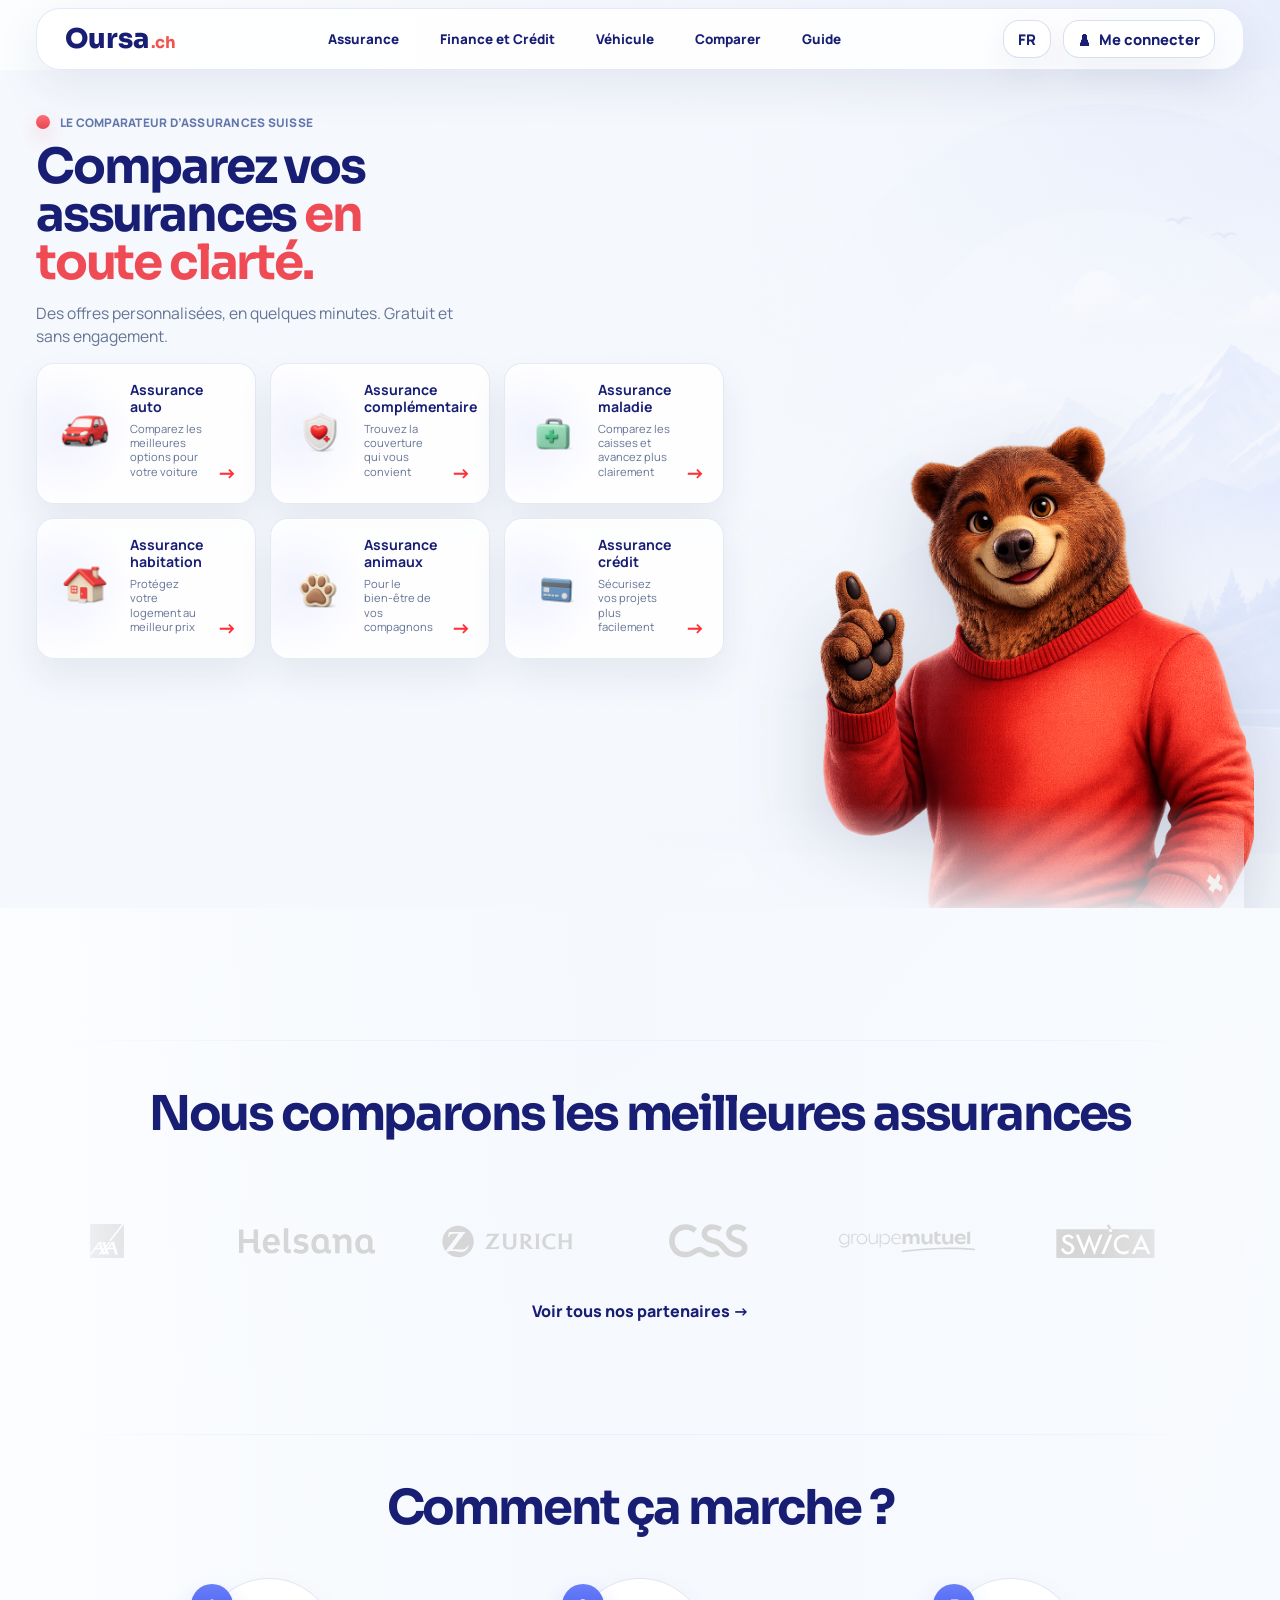
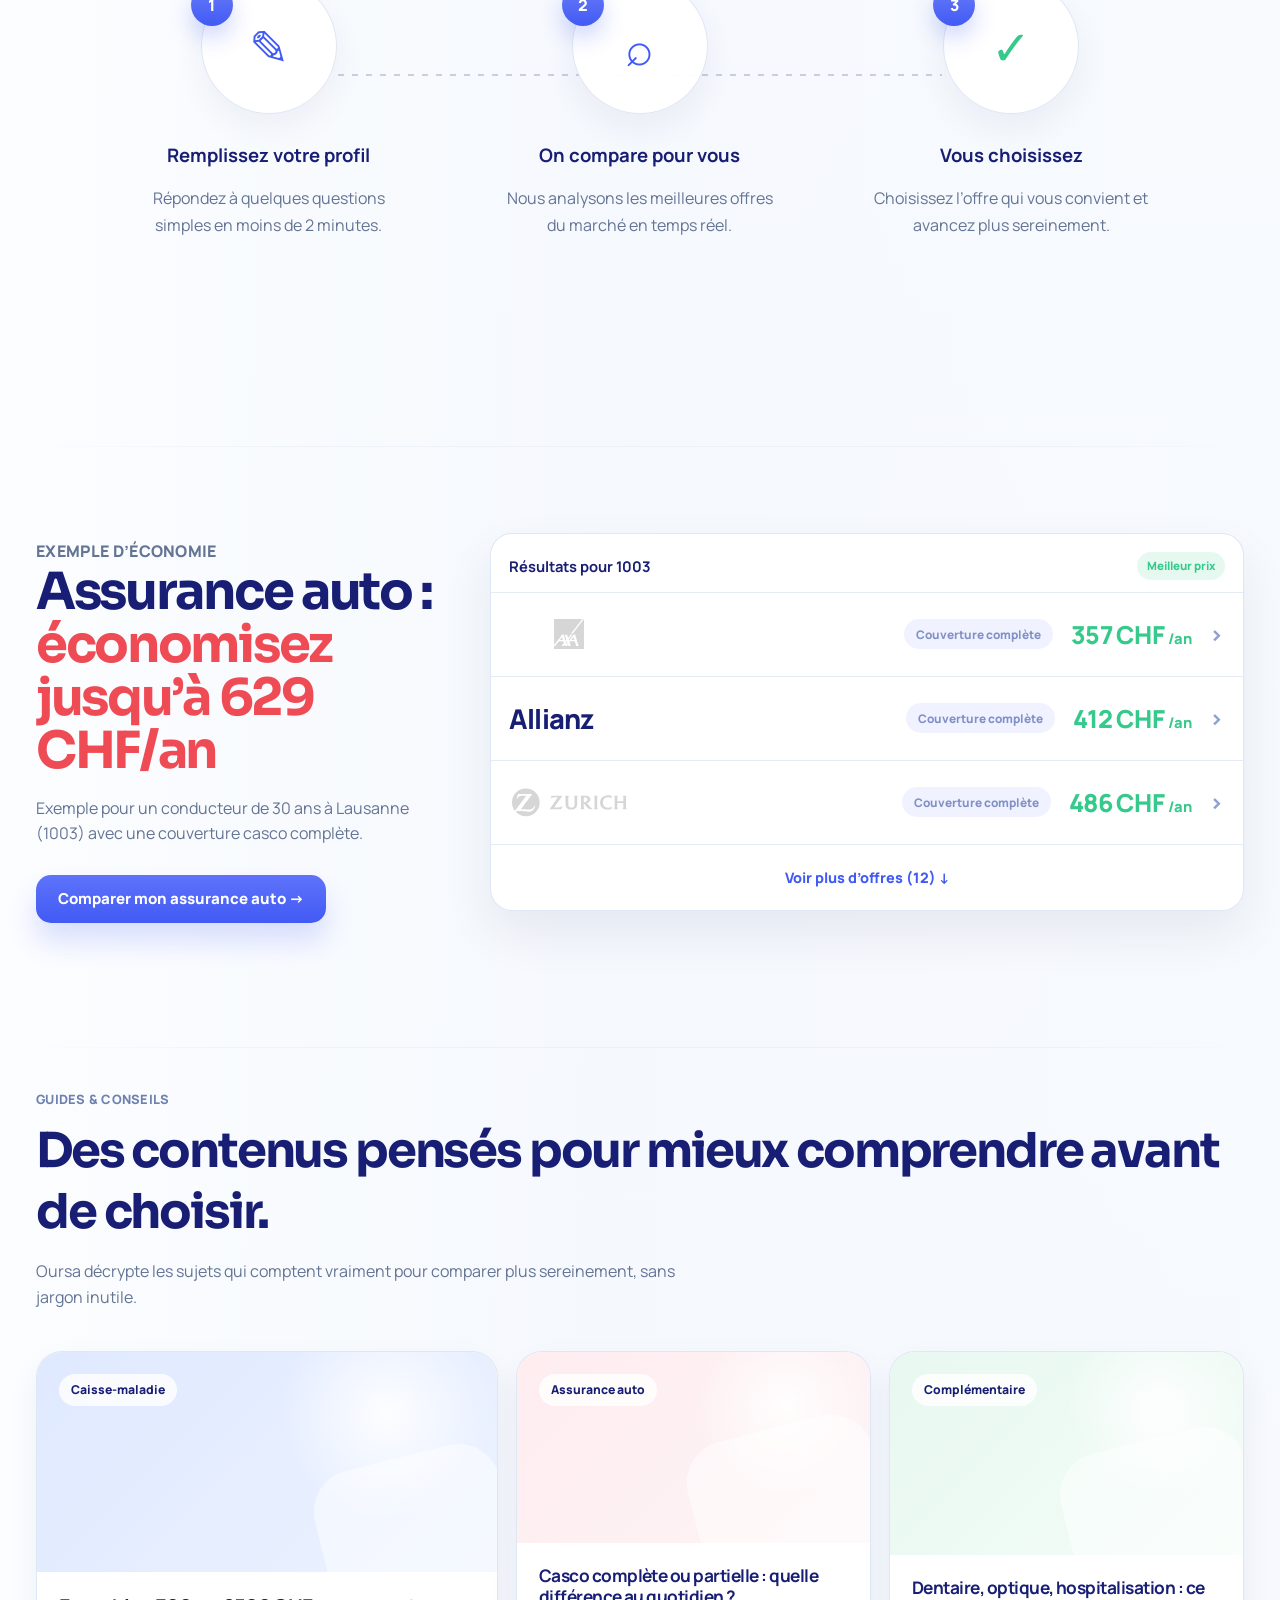
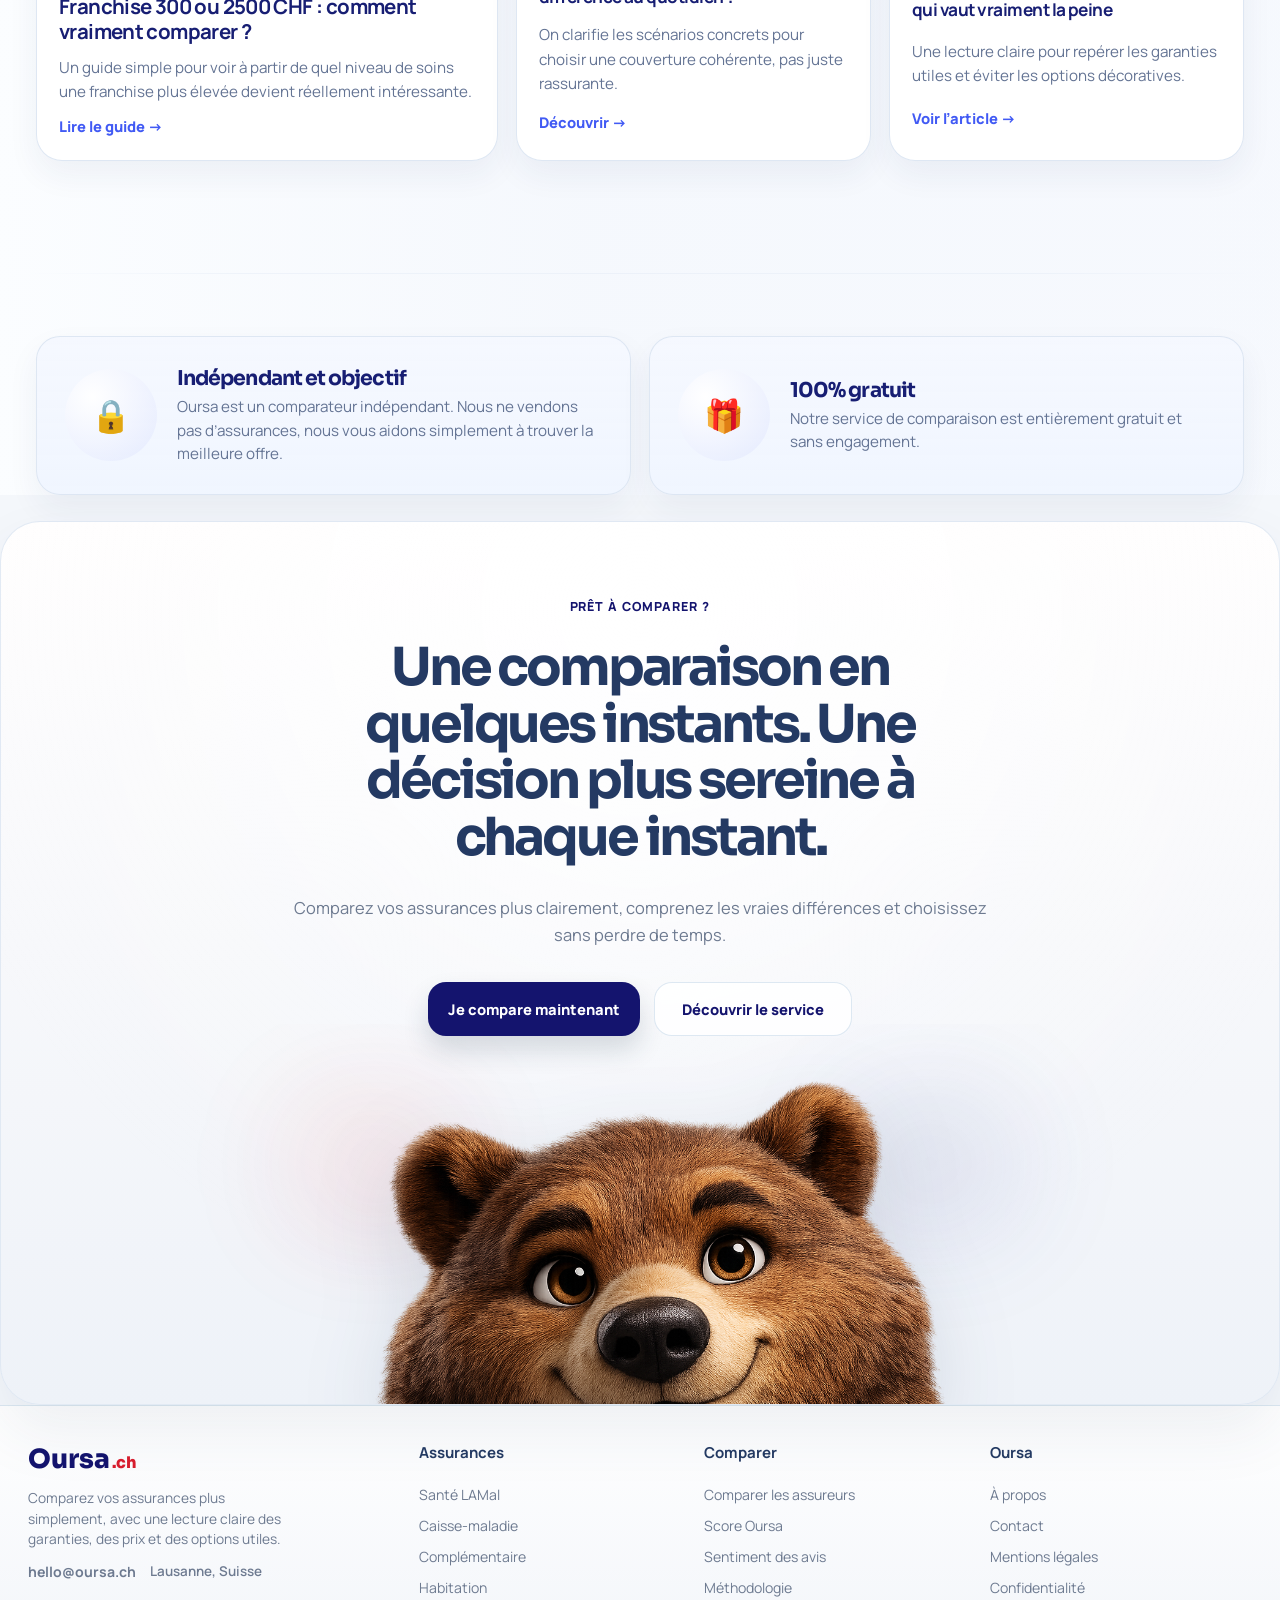
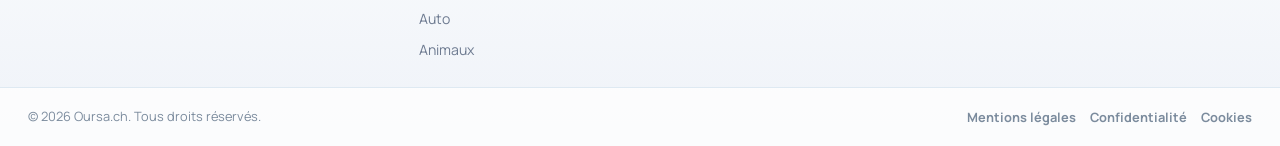
<file: index.html>
<!DOCTYPE html>
<html lang="fr">
  <head>
    <meta charset="UTF-8" />
    <meta name="viewport" content="width=device-width, initial-scale=1.0" />
    <title>Oursa.ch | Comparateur d’assurances suisse</title>
    <meta
      name="description"
      content="Comparez vos assurances en Suisse avec Oursa.ch : auto, caisse-maladie, complémentaire, habitation, animaux et crédit."
    />
    <link rel="preconnect" href="https://fonts.googleapis.com" />
    <link rel="preconnect" href="https://fonts.gstatic.com" crossorigin />
    <link
      href="https://fonts.googleapis.com/css2?family=Manrope:wght@400;500;600;700;800&family=Sora:wght@600;700;800&display=swap"
      rel="stylesheet"
    />
    <link rel="stylesheet" href="concept-landing.css" />
  </head>
  <body>
    <div class="concept-page">
      <header class="concept-header">
        <div class="concept-header__inner">
          <a class="concept-brand" href="index.html" aria-label="Oursa.ch">
            <span class="concept-brand__wordmark">Oursa</span>
            <span class="concept-brand__tld">.ch</span>
          </a>

          <nav class="concept-nav concept-nav--panels" aria-label="Navigation principale">
            <div class="concept-nav__item">
              <a class="concept-nav__trigger" href="assurances.html">Assurance</a>
              <div class="concept-menu-panel concept-menu-panel--wide">
                <div class="concept-menu-panel__intro">
                  <span>Protections essentielles</span>
                  <h3>Les assurances à comparer en priorité.</h3>
                  <p>Une lecture claire des garanties, franchises et options utiles au quotidien.</p>
                </div>
                <div class="concept-menu-panel__grid">
                  <a class="concept-menu-link" href="assurances.html#complementaire">
                    <img src="icon-splits-test/complementaire-dynamic.png" alt="" />
                    <span><strong>Complémentaire</strong><small>Ce qui complète vraiment.</small></span>
                  </a>
                  <a class="concept-menu-link" href="assurances.html#maladie">
                    <img src="icon-splits-test/caisse-maladie-dynamic.png" alt="" />
                    <span><strong>Caisse-maladie</strong><small>Prime, modèle et franchise.</small></span>
                  </a>
                  <a class="concept-menu-link" href="assurances.html#habitation">
                    <img src="icon-splits-test/habitation-dynamic.png" alt="" />
                    <span><strong>Habitation</strong><small>Protéger son logement.</small></span>
                  </a>
                  <a class="concept-menu-link" href="assurances.html#animaux">
                    <img src="icon-splits-test/animaux-dynamic.png" alt="" />
                    <span><strong>Animaux</strong><small>Pour chiens et chats.</small></span>
                  </a>
                  <a class="concept-menu-link" href="guides.html">
                    <span class="concept-menu-link__symbol">+</span>
                    <span><strong>Conseils assurance</strong><small>Comprendre avant de choisir.</small></span>
                  </a>
                </div>
              </div>
            </div>

            <div class="concept-nav__item">
              <a class="concept-nav__trigger" href="assurances.html#credit">Finance et Crédit</a>
              <div class="concept-menu-panel">
                <div class="concept-menu-panel__intro">
                  <span>Budget & projets</span>
                  <h3>Voyez le coût réel avant de vous engager.</h3>
                  <p>Des repères simples pour lire les mensualités, garanties et frais importants.</p>
                </div>
                <div class="concept-menu-panel__list">
                  <a href="assurances.html#credit">
                    <img class="concept-menu-list-icon" src="icon-splits-test/credit-dynamic.png" alt="" />
                    <span><strong>Assurance crédit</strong><small>Sécurisez vos projets plus facilement.</small></span>
                  </a>
                  <a href="comparer.html">
                    <span class="concept-menu-list-icon concept-menu-list-icon--compare">↔</span>
                    <span><strong>Comparer les offres</strong><small>Score Oursa, avis et critères utiles.</small></span>
                  </a>
                  <a href="guides.html">
                    <span class="concept-menu-list-icon concept-menu-list-icon--guide">□</span>
                    <span><strong>Guides budget</strong><small>Les points à lire avant de signer.</small></span>
                  </a>
                </div>
              </div>
            </div>

            <div class="concept-nav__item">
              <a class="concept-nav__trigger" href="assurances.html#auto">Véhicule</a>
              <div class="concept-menu-panel">
                <div class="concept-menu-panel__intro">
                  <span>Mobilité</span>
                  <h3>Comparez ce qui protège vraiment vos trajets.</h3>
                  <p>Assurance auto, options utiles et garanties à ne pas regarder trop vite.</p>
                </div>
                <div class="concept-menu-panel__list">
                  <a href="assurances.html#auto">
                    <img class="concept-menu-list-icon" src="icon-splits-test/auto-dynamic.png" alt="" />
                    <span><strong>Assurance auto</strong><small>Prix, casco, responsabilité civile et franchise.</small></span>
                  </a>
                  <a href="guides.html">
                    <span class="concept-menu-list-icon concept-menu-list-icon--guide">□</span>
                    <span><strong>Guides véhicule</strong><small>Comprendre les garanties avant de comparer.</small></span>
                  </a>
                  <a href="comparer.html">
                    <span class="concept-menu-list-icon concept-menu-list-icon--compare">↗</span>
                    <span><strong>Lancer une comparaison</strong><small>Un parcours simple et rapide.</small></span>
                  </a>
                </div>
              </div>
            </div>

            <div class="concept-nav__item">
              <a class="concept-nav__trigger" href="comparer.html">Comparer</a>
              <div class="concept-menu-panel">
                <div class="concept-menu-panel__intro">
                  <span>Score Oursa</span>
                  <h3>Une page dédiée pour comparer sans bruit.</h3>
                  <p>Sélectionnez deux assureurs et voyez les écarts utiles en un coup d’œil.</p>
                </div>
                <div class="concept-menu-panel__list">
                  <a href="comparer.html#compare-reviews">
                    <span class="concept-menu-list-icon concept-menu-list-icon--score">★</span>
                    <span><strong>Comparateur + avis</strong><small>Score, sentiment et critères.</small></span>
                  </a>
                  <a href="comparer.html#compare-methodology">
                    <span class="concept-menu-list-icon concept-menu-list-icon--method">≡</span>
                    <span><strong>Méthodologie</strong><small>Comprendre la logique du score.</small></span>
                  </a>
                  <a href="fonctionnement.html">
                    <span class="concept-menu-list-icon concept-menu-list-icon--steps">3</span>
                    <span><strong>Comment ça marche</strong><small>Le parcours Oursa étape par étape.</small></span>
                  </a>
                </div>
              </div>
            </div>

            <div class="concept-nav__item">
              <a class="concept-nav__trigger" href="guides.html">Guide</a>
              <div class="concept-menu-panel concept-menu-panel--right">
                <div class="concept-menu-panel__intro">
                  <span>Conseils</span>
                  <h3>Des contenus utiles avant de choisir.</h3>
                  <p>Des guides courts, lisibles et pensés pour éviter les mauvaises surprises.</p>
                </div>
                <div class="concept-menu-panel__list">
                  <a href="guides.html">
                    <span class="concept-menu-list-icon concept-menu-list-icon--guide">□</span>
                    <span><strong>Bibliothèque</strong><small>Tous les guides Oursa.</small></span>
                  </a>
                  <a href="guides.html#guides-library">
                    <span class="concept-menu-list-icon concept-menu-list-icon--article">✦</span>
                    <span><strong>Articles récents</strong><small>Caisse-maladie, auto, habitation.</small></span>
                  </a>
                  <a href="fonctionnement.html">
                    <span class="concept-menu-list-icon concept-menu-list-icon--method">?</span>
                    <span><strong>Fonctionnement</strong><small>Comprendre la méthode Oursa.</small></span>
                  </a>
                </div>
              </div>
            </div>
          </nav>

          <div class="concept-header__actions">
            <button class="concept-language" type="button" aria-label="Choisir la langue">FR</button>
            <a class="concept-login" href="comparer.html">Me connecter</a>
          </div>
        </div>
      </header>

      <main>
        <section class="concept-hero" id="hero">
          <div class="concept-hero__inner">
            <div class="concept-hero__copy">
              <p class="concept-eyebrow">
                <span class="concept-eyebrow__dot"></span>
                Le comparateur d’assurances suisse
              </p>
              <h1>
                Comparez vos assurances
                <span>en toute clarté.</span>
              </h1>
              <p class="concept-hero__lead">
                Des offres personnalisées, en quelques minutes.
                Gratuit et sans engagement.
              </p>

              <div class="concept-tiles" aria-label="Univers d'assurance">
                <a class="concept-tile" href="comparer.html">
                  <img src="icon-splits-test/auto-dynamic.png" alt="" aria-hidden="true" />
                  <strong>Assurance auto</strong>
                  <span>Comparez les meilleures options pour votre voiture</span>
                  <em>→</em>
                </a>
                <a class="concept-tile" href="comparer.html">
                  <img src="icon-splits-test/complementaire-dynamic.png" alt="" aria-hidden="true" />
                  <strong>Assurance complémentaire</strong>
                  <span>Trouvez la couverture qui vous convient</span>
                  <em>→</em>
                </a>
                <a class="concept-tile" href="comparer.html">
                  <img src="icon-splits-test/caisse-maladie-dynamic.png" alt="" aria-hidden="true" />
                  <strong>Assurance maladie</strong>
                  <span>Comparez les caisses et avancez plus clairement</span>
                  <em>→</em>
                </a>
                <a class="concept-tile" href="comparer.html">
                  <img src="icon-splits-test/habitation-dynamic.png" alt="" aria-hidden="true" />
                  <strong>Assurance habitation</strong>
                  <span>Protégez votre logement au meilleur prix</span>
                  <em>→</em>
                </a>
                <a class="concept-tile" href="comparer.html">
                  <img src="icon-splits-test/animaux-dynamic.png" alt="" aria-hidden="true" />
                  <strong>Assurance animaux</strong>
                  <span>Pour le bien-être de vos compagnons</span>
                  <em>→</em>
                </a>
                <a class="concept-tile" href="comparer.html">
                  <img src="icon-splits-test/credit-dynamic.png" alt="" aria-hidden="true" />
                  <strong>Assurance crédit</strong>
                  <span>Sécurisez vos projets plus facilement</span>
                  <em>→</em>
                </a>
              </div>
            </div>

            <div class="concept-hero__visual" aria-hidden="true">
              <img class="concept-hero__bear" src="oursa-bear-hero.png" alt="" />
            </div>
          </div>
        </section>

        <section class="concept-partners">
          <div class="concept-section-head">
            <h2>Nous comparons les meilleures assurances</h2>
          </div>
          <div class="concept-partners__carousel" aria-label="Partenaires assurances">
            <div class="concept-partners__track">
              <div class="concept-partners__logos">
                <img src="Axa.svg" alt="AXA" />
                <img src="Helsana.svg" alt="Helsana" />
                <img src="Zurich.svg" alt="Zurich" />
                <img src="css.svg" alt="CSS" />
                <img src="Groupemutuel.svg" alt="Groupe Mutuel" />
                <img src="Swica.svg" alt="SWICA" />
                <img src="sanitas.svg" alt="Sanitas" />
              </div>
              <div class="concept-partners__logos" aria-hidden="true">
                <img src="Axa.svg" alt="" />
                <img src="Helsana.svg" alt="" />
                <img src="Zurich.svg" alt="" />
                <img src="css.svg" alt="" />
                <img src="Groupemutuel.svg" alt="" />
                <img src="Swica.svg" alt="" />
                <img src="sanitas.svg" alt="" />
              </div>
            </div>
          </div>
          <a class="concept-link" href="comparer.html">Voir tous nos partenaires →</a>
        </section>

        <section class="concept-steps">
          <div class="concept-section-head">
            <h2>Comment ça marche&nbsp;?</h2>
          </div>
          <div class="concept-steps__grid">
            <article class="concept-step">
              <span class="concept-step__badge">1</span>
              <div class="concept-step__circle">✎</div>
              <h3>Remplissez votre profil</h3>
              <p>Répondez à quelques questions simples en moins de 2 minutes.</p>
            </article>
            <article class="concept-step">
              <span class="concept-step__badge">2</span>
              <div class="concept-step__circle">⌕</div>
              <h3>On compare pour vous</h3>
              <p>Nous analysons les meilleures offres du marché en temps réel.</p>
            </article>
            <article class="concept-step">
              <span class="concept-step__badge">3</span>
              <div class="concept-step__circle concept-step__circle--green">✓</div>
              <h3>Vous choisissez</h3>
              <p>Choisissez l’offre qui vous convient et avancez plus sereinement.</p>
            </article>
          </div>
        </section>

        <section class="concept-savings">
          <div class="concept-savings__inner">
            <div class="concept-savings__copy">
              <p class="concept-savings__eyebrow">Exemple d’économie</p>
              <h2>
                Assurance auto :
                <span>économisez jusqu’à 629 CHF/an</span>
              </h2>
              <p>
                Exemple pour un conducteur de 30 ans à Lausanne (1003)
                avec une couverture casco complète.
              </p>
              <a class="concept-savings__cta" href="comparer.html">Comparer mon assurance auto →</a>
            </div>

            <div class="concept-savings__card" aria-label="Exemple de résultats de comparaison">
              <div class="concept-savings__card-head">
                <strong>Résultats pour 1003</strong>
                <span>Meilleur prix</span>
              </div>

              <article class="concept-offer-row">
                <div class="concept-offer-row__brand">
                  <img src="Axa.svg" alt="AXA" />
                </div>
                <div class="concept-offer-row__badge">Couverture complète</div>
                <div class="concept-offer-row__price">357 CHF <small>/an</small></div>
                <div class="concept-offer-row__arrow">›</div>
              </article>

              <article class="concept-offer-row">
                <div class="concept-offer-row__brand concept-offer-row__brand--text">
                  <strong>Allianz</strong>
                </div>
                <div class="concept-offer-row__badge">Couverture complète</div>
                <div class="concept-offer-row__price">412 CHF <small>/an</small></div>
                <div class="concept-offer-row__arrow">›</div>
              </article>

              <article class="concept-offer-row">
                <div class="concept-offer-row__brand">
                  <img src="Zurich.svg" alt="Zurich" />
                </div>
                <div class="concept-offer-row__badge">Couverture complète</div>
                <div class="concept-offer-row__price">486 CHF <small>/an</small></div>
                <div class="concept-offer-row__arrow">›</div>
              </article>

              <a class="concept-savings__more" href="comparer.html">Voir plus d’offres (12) ↓</a>
            </div>
          </div>
        </section>

        <section class="concept-blog">
          <div class="concept-blog__inner">
            <div class="concept-section-head concept-section-head--left">
              <p class="concept-blog__eyebrow">Guides & conseils</p>
              <h2>Des contenus pensés pour mieux comprendre avant de choisir.</h2>
              <p class="concept-blog__lead">
                Oursa décrypte les sujets qui comptent vraiment pour comparer plus sereinement,
                sans jargon inutile.
              </p>
            </div>

            <div class="concept-blog__grid">
              <article class="concept-blog-card concept-blog-card--featured">
                <div class="concept-blog-card__visual concept-blog-card__visual--blue">
                  <span class="concept-blog-card__tag">Caisse-maladie</span>
                  <div class="concept-blog-card__shape"></div>
                </div>
                <div class="concept-blog-card__content">
                  <strong>Franchise 300 ou 2500 CHF : comment vraiment comparer ?</strong>
                  <p>
                    Un guide simple pour voir à partir de quel niveau de soins une franchise plus élevée
                    devient réellement intéressante.
                  </p>
                  <a href="guides.html">Lire le guide →</a>
                </div>
              </article>

              <article class="concept-blog-card">
                <div class="concept-blog-card__visual concept-blog-card__visual--red">
                  <span class="concept-blog-card__tag">Assurance auto</span>
                  <div class="concept-blog-card__shape"></div>
                </div>
                <div class="concept-blog-card__content">
                  <strong>Casco complète ou partielle : quelle différence au quotidien ?</strong>
                  <p>
                    On clarifie les scénarios concrets pour choisir une couverture cohérente, pas juste rassurante.
                  </p>
                  <a href="guides.html">Découvrir →</a>
                </div>
              </article>

              <article class="concept-blog-card">
                <div class="concept-blog-card__visual concept-blog-card__visual--green">
                  <span class="concept-blog-card__tag">Complémentaire</span>
                  <div class="concept-blog-card__shape"></div>
                </div>
                <div class="concept-blog-card__content">
                  <strong>Dentaire, optique, hospitalisation : ce qui vaut vraiment la peine</strong>
                  <p>
                    Une lecture claire pour repérer les garanties utiles et éviter les options décoratives.
                  </p>
                  <a href="guides.html">Voir l’article →</a>
                </div>
              </article>
            </div>
          </div>
        </section>

        <section class="concept-values" id="about">
          <div class="concept-values__inner">
            <article class="concept-value-card">
              <div class="concept-value-card__icon">🔒</div>
              <div>
                <h3>Indépendant et objectif</h3>
                <p>
                  Oursa est un comparateur indépendant. Nous ne vendons pas d’assurances,
                  nous vous aidons simplement à trouver la meilleure offre.
                </p>
              </div>
            </article>
            <article class="concept-value-card">
              <div class="concept-value-card__icon">🎁</div>
              <div>
                <h3>100% gratuit</h3>
                <p>
                  Notre service de comparaison est entièrement gratuit et sans engagement.
                </p>
              </div>
            </article>
          </div>
        </section>

        <section class="compare-section compare-section--cta">
          <div class="compare-section__inner">
            <div class="compare-cta-showcase">
              <div class="compare-cta-showcase__content">
                <p>Prêt à comparer ?</p>
                <h2>Une comparaison en quelques instants. Une décision plus sereine à chaque instant.</h2>
                <div class="compare-cta-showcase__lead">
                  <p>Comparez vos assurances plus clairement, comprenez les vraies différences et choisissez sans perdre de temps.</p>
                </div>
                <div class="compare-cta-showcase__actions">
                  <a class="compare-button" href="comparer.html">Je compare maintenant</a>
                  <a class="compare-button compare-button--ghost" href="fonctionnement.html">Découvrir le service</a>
                </div>
              </div>

              <div class="compare-cta-showcase__visual" aria-hidden="true">
                <div class="compare-cta-showcase__glow compare-cta-showcase__glow--left"></div>
                <div class="compare-cta-showcase__glow compare-cta-showcase__glow--right"></div>
                <div class="compare-cta-showcase__peek">
                  <img class="compare-cta-showcase__bear-image" src="oursa-bear-peek-footer.png" alt="" decoding="async" />
                </div>
              </div>
            </div>
          </div>
        </section>
      </main>

      <footer class="compare-footer">
        <div class="compare-footer__inner">
          <div class="compare-footer__brand">
            <a class="compare-brand" href="index.html" aria-label="Oursa.ch">
              <span class="compare-brand__wordmark">Oursa</span>
              <span class="compare-brand__tld">.ch</span>
            </a>
            <p>Comparez vos assurances plus simplement, avec une lecture claire des garanties, des prix et des options utiles.</p>
            <div class="compare-footer__contact">
              <a href="mailto:hello@oursa.ch">hello@oursa.ch</a>
              <span>Lausanne, Suisse</span>
            </div>
          </div>

          <div class="compare-footer__column">
            <h3>Assurances</h3>
            <a href="assurances.html#maladie">Santé LAMal</a>
            <a href="assurances.html#maladie">Caisse-maladie</a>
            <a href="assurances.html#complementaire">Complémentaire</a>
            <a href="assurances.html#habitation">Habitation</a>
            <a href="assurances.html#auto">Auto</a>
            <a href="assurances.html#animaux">Animaux</a>
          </div>

          <div class="compare-footer__column">
            <h3>Comparer</h3>
            <a href="comparer.html">Comparer les assureurs</a>
            <a href="comparer.html#compare-reviews">Score Oursa</a>
            <a href="comparer.html#compare-reviews">Sentiment des avis</a>
            <a href="comparer.html#compare-methodology">Méthodologie</a>
          </div>

          <div class="compare-footer__column">
            <h3>Oursa</h3>
            <a href="#about">À propos</a>
            <a href="#hero">Contact</a>
            <a href="#hero">Mentions légales</a>
            <a href="#hero">Confidentialité</a>
          </div>
        </div>

        <div class="compare-footer__bottom">
          <div class="compare-footer__bottom-inner">
            <p>© 2026 Oursa.ch. Tous droits réservés.</p>
            <div class="compare-footer__legal">
              <a href="#hero">Mentions légales</a>
              <a href="#hero">Confidentialité</a>
              <a href="#hero">Cookies</a>
            </div>
          </div>
        </div>
      </footer>
    </div>
  </body>
</html>
</file>
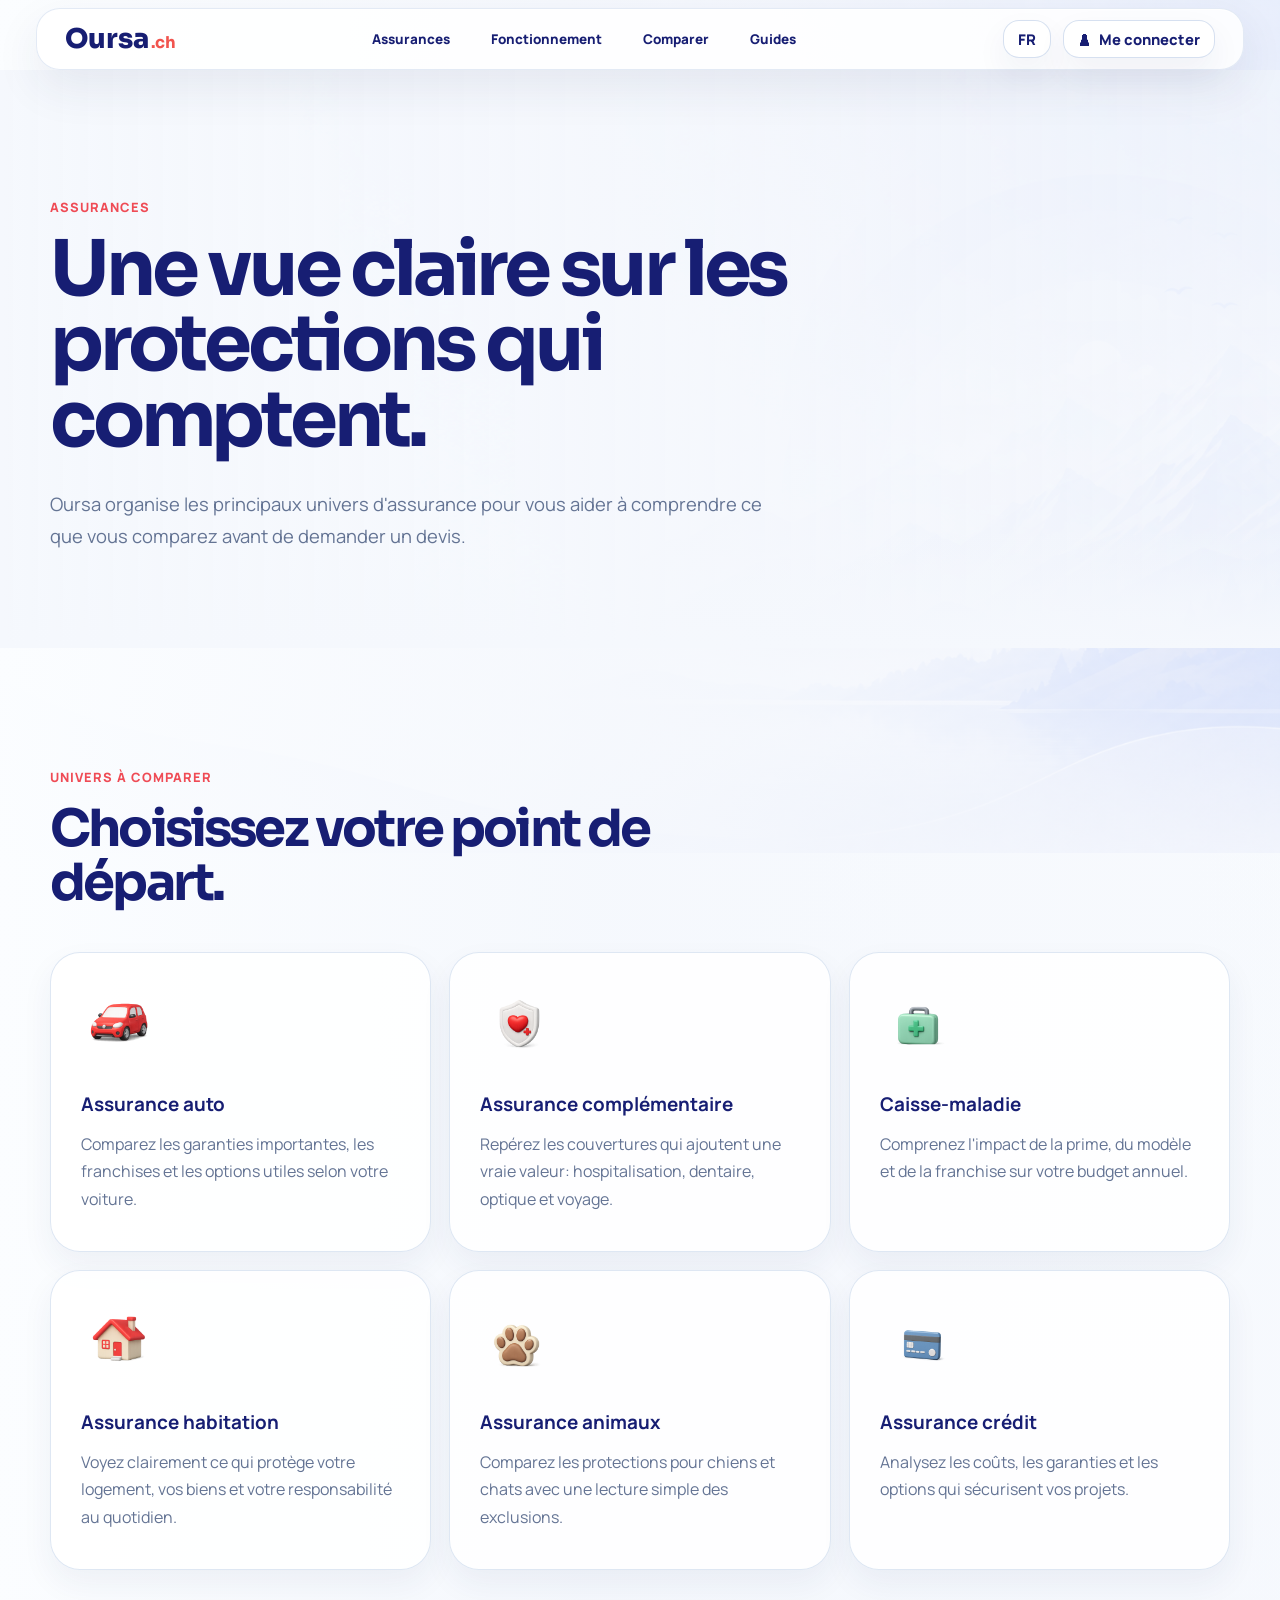
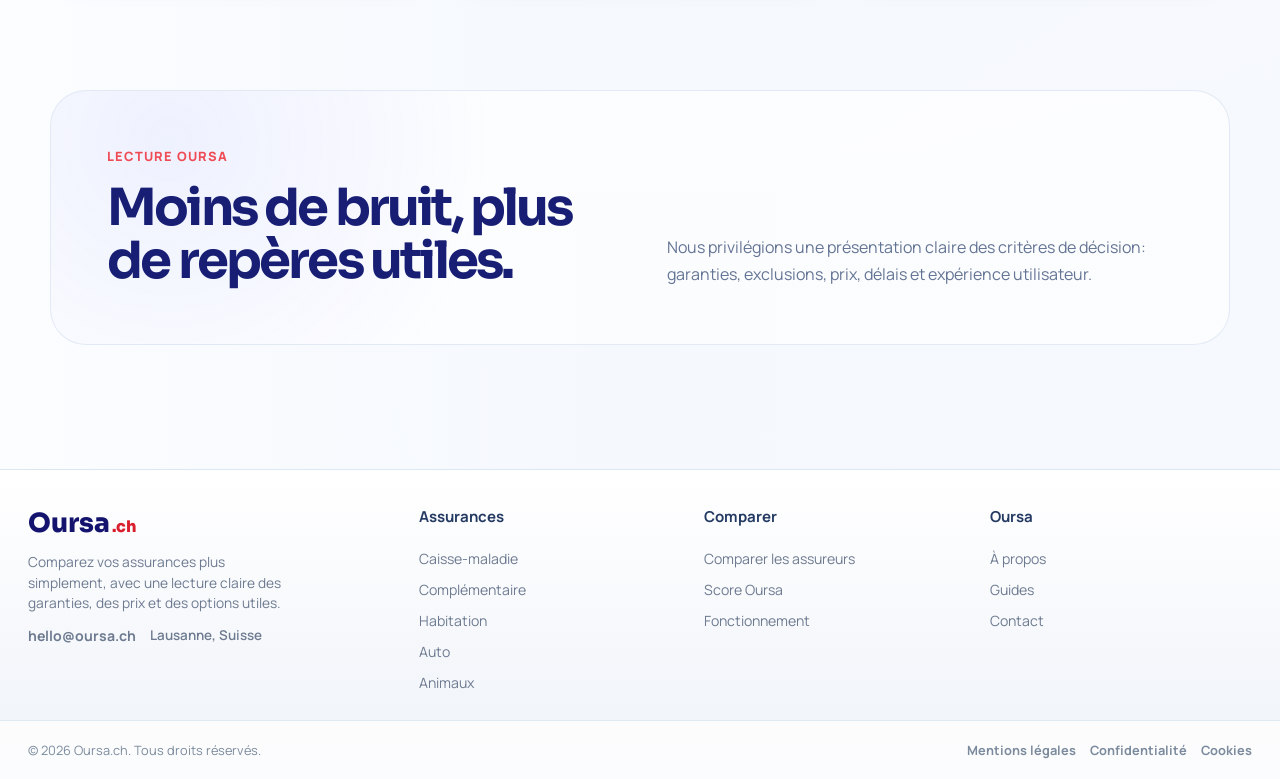
<file: assurances.html>
<!DOCTYPE html>
<html lang="fr">
  <head>
    <meta charset="UTF-8" />
    <meta name="viewport" content="width=device-width, initial-scale=1.0" />
    <title>Oursa.ch | Assurances à comparer</title>
    <meta
      name="description"
      content="Découvrez les univers d'assurances comparés par Oursa.ch: auto, caisse-maladie, complémentaire, habitation, animaux et crédit."
    />
    <link rel="preconnect" href="https://fonts.googleapis.com" />
    <link rel="preconnect" href="https://fonts.gstatic.com" crossorigin />
    <link
      href="https://fonts.googleapis.com/css2?family=Manrope:wght@400;500;600;700;800&family=Sora:wght@600;700;800&display=swap"
      rel="stylesheet"
    />
    <link rel="stylesheet" href="concept-landing.css" />
  </head>
  <body>
    <div class="concept-page">
      <header class="concept-header">
        <div class="concept-header__inner">
          <a class="concept-brand" href="concept-landing.html" aria-label="Oursa.ch">
            <span class="concept-brand__wordmark">Oursa</span>
            <span class="concept-brand__tld">.ch</span>
          </a>

          <nav class="concept-nav concept-nav--panels" aria-label="Navigation principale">
            <div class="concept-nav__item">
              <a class="concept-nav__trigger" href="assurances.html">Assurances</a>
              <div class="concept-menu-panel concept-menu-panel--wide">
                <div class="concept-menu-panel__intro">
                  <span>Univers Oursa</span>
                  <h3>Comparez selon votre besoin.</h3>
                  <p>Des parcours courts, lisibles et adaptés au marché suisse.</p>
                </div>
                <div class="concept-menu-panel__grid">
                  <a class="concept-menu-link" href="assurances.html#auto"><img src="icon-splits-test/auto-dynamic.png" alt="" /><span><strong>Auto</strong><small>Garanties, franchise et prix.</small></span></a>
                  <a class="concept-menu-link" href="assurances.html#complementaire"><img src="icon-splits-test/complementaire-dynamic.png" alt="" /><span><strong>Complémentaire</strong><small>Ce qui complète vraiment.</small></span></a>
                  <a class="concept-menu-link" href="assurances.html#maladie"><img src="icon-splits-test/caisse-maladie-dynamic.png" alt="" /><span><strong>Caisse-maladie</strong><small>Prime, modèle et franchise.</small></span></a>
                  <a class="concept-menu-link" href="assurances.html#habitation"><img src="icon-splits-test/habitation-dynamic.png" alt="" /><span><strong>Habitation</strong><small>Protéger son logement.</small></span></a>
                  <a class="concept-menu-link" href="assurances.html#animaux"><img src="icon-splits-test/animaux-dynamic.png" alt="" /><span><strong>Animaux</strong><small>Pour chiens et chats.</small></span></a>
                  <a class="concept-menu-link" href="assurances.html#credit"><img src="icon-splits-test/credit-dynamic.png" alt="" /><span><strong>Crédit</strong><small>Comprendre le coût total.</small></span></a>
                </div>
              </div>
            </div>
            <div class="concept-nav__item">
              <a class="concept-nav__trigger" href="fonctionnement.html">Fonctionnement</a>
              <div class="concept-menu-panel">
                <div class="concept-menu-panel__intro">
                  <span>Méthode claire</span>
                  <h3>Un comparatif pensé pour décider.</h3>
                  <p>Oursa transforme vos besoins en lecture simple, sans jargon.</p>
                </div>
                <div class="concept-menu-panel__list">
                  <a href="fonctionnement.html#profil"><strong>1. Votre profil</strong><small>Quelques questions utiles, rien de superflu.</small></a>
                  <a href="fonctionnement.html#analyse"><strong>2. La comparaison</strong><small>Prix, garanties et critères au même endroit.</small></a>
                  <a href="fonctionnement.html#choix"><strong>3. Votre choix</strong><small>Vous avancez avec une lecture claire.</small></a>
                </div>
              </div>
            </div>
            <div class="concept-nav__item">
              <a class="concept-nav__trigger" href="comparer.html">Comparer</a>
              <div class="concept-menu-panel">
                <div class="concept-menu-panel__intro">
                  <span>Score Oursa</span>
                  <h3>Comparez deux assureurs sans bruit.</h3>
                  <p>Une page dédiée aux scores, critères et ressentis utilisateurs.</p>
                </div>
                <div class="concept-menu-panel__list">
                  <a href="comparer.html#compare-reviews"><strong>Comparateur + avis</strong><small>Score, sentiment et critères.</small></a>
                  <a href="comparer.html#compare-methodology"><strong>Méthodologie</strong><small>Comprendre comment les scores sont lus.</small></a>
                </div>
              </div>
            </div>
            <div class="concept-nav__item">
              <a class="concept-nav__trigger" href="guides.html">Guides</a>
              <div class="concept-menu-panel concept-menu-panel--right">
                <div class="concept-menu-panel__intro">
                  <span>Conseils</span>
                  <h3>Des guides pour comparer plus sereinement.</h3>
                  <p>Des contenus courts, utiles et pensés pour les décisions du quotidien.</p>
                </div>
                <div class="concept-menu-panel__list">
                  <a href="guides.html"><strong>Bibliothèque</strong><small>Tous les guides Oursa.</small></a>
                  <a href="guides.html#guides-library"><strong>Articles récents</strong><small>Caisse-maladie, auto, habitation.</small></a>
                </div>
              </div>
            </div>
          </nav>

          <div class="concept-header__actions">
            <button class="concept-language" type="button" aria-label="Choisir la langue">FR</button>
            <a class="concept-login" href="comparer.html">Me connecter</a>
          </div>
        </div>
      </header>

      <main class="concept-subpage-main">
        <section class="concept-page-hero">
          <div class="concept-page-hero__inner">
            <p class="concept-page-kicker">Assurances</p>
            <h1>Une vue claire sur les protections qui comptent.</h1>
            <p>
              Oursa organise les principaux univers d'assurance pour vous aider à comprendre
              ce que vous comparez avant de demander un devis.
            </p>
          </div>
        </section>

        <section class="concept-page-section">
          <div class="concept-page-section__head">
            <p>Univers à comparer</p>
            <h2>Choisissez votre point de départ.</h2>
          </div>
          <div class="concept-assurance-grid">
            <article class="concept-assurance-card" id="auto">
              <img src="icon-splits-test/auto-dynamic.png" alt="" />
              <h3>Assurance auto</h3>
              <p>Comparez les garanties importantes, les franchises et les options utiles selon votre voiture.</p>
            </article>
            <article class="concept-assurance-card" id="complementaire">
              <img src="icon-splits-test/complementaire-dynamic.png" alt="" />
              <h3>Assurance complémentaire</h3>
              <p>Repérez les couvertures qui ajoutent une vraie valeur: hospitalisation, dentaire, optique et voyage.</p>
            </article>
            <article class="concept-assurance-card" id="maladie">
              <img src="icon-splits-test/caisse-maladie-dynamic.png" alt="" />
              <h3>Caisse-maladie</h3>
              <p>Comprenez l'impact de la prime, du modèle et de la franchise sur votre budget annuel.</p>
            </article>
            <article class="concept-assurance-card" id="habitation">
              <img src="icon-splits-test/habitation-dynamic.png" alt="" />
              <h3>Assurance habitation</h3>
              <p>Voyez clairement ce qui protège votre logement, vos biens et votre responsabilité au quotidien.</p>
            </article>
            <article class="concept-assurance-card" id="animaux">
              <img src="icon-splits-test/animaux-dynamic.png" alt="" />
              <h3>Assurance animaux</h3>
              <p>Comparez les protections pour chiens et chats avec une lecture simple des exclusions.</p>
            </article>
            <article class="concept-assurance-card" id="credit">
              <img src="icon-splits-test/credit-dynamic.png" alt="" />
              <h3>Assurance crédit</h3>
              <p>Analysez les coûts, les garanties et les options qui sécurisent vos projets.</p>
            </article>
          </div>
        </section>

        <section class="concept-page-section concept-page-section--soft">
          <div class="concept-page-split">
            <div>
              <p class="concept-page-kicker">Lecture Oursa</p>
              <h2>Moins de bruit, plus de repères utiles.</h2>
            </div>
            <p>
              Nous privilégions une présentation claire des critères de décision:
              garanties, exclusions, prix, délais et expérience utilisateur.
            </p>
          </div>
        </section>
      </main>

      <footer class="compare-footer">
        <div class="compare-footer__inner">
          <div class="compare-footer__brand">
            <a class="compare-brand" href="concept-landing.html" aria-label="Oursa.ch"><span class="compare-brand__wordmark">Oursa</span><span class="compare-brand__tld">.ch</span></a>
            <p>Comparez vos assurances plus simplement, avec une lecture claire des garanties, des prix et des options utiles.</p>
            <div class="compare-footer__contact"><a href="mailto:hello@oursa.ch">hello@oursa.ch</a><span>Lausanne, Suisse</span></div>
          </div>
          <div class="compare-footer__column"><h3>Assurances</h3><a href="assurances.html#maladie">Caisse-maladie</a><a href="assurances.html#complementaire">Complémentaire</a><a href="assurances.html#habitation">Habitation</a><a href="assurances.html#auto">Auto</a><a href="assurances.html#animaux">Animaux</a></div>
          <div class="compare-footer__column"><h3>Comparer</h3><a href="comparer.html">Comparer les assureurs</a><a href="comparer.html#compare-reviews">Score Oursa</a><a href="fonctionnement.html">Fonctionnement</a></div>
          <div class="compare-footer__column"><h3>Oursa</h3><a href="concept-landing.html#about">À propos</a><a href="guides.html">Guides</a><a href="concept-landing.html#hero">Contact</a></div>
        </div>
        <div class="compare-footer__bottom">
          <div class="compare-footer__bottom-inner">
            <p>© 2026 Oursa.ch. Tous droits réservés.</p>
            <div class="compare-footer__legal"><a href="concept-landing.html#hero">Mentions légales</a><a href="concept-landing.html#hero">Confidentialité</a><a href="concept-landing.html#hero">Cookies</a></div>
          </div>
        </div>
      </footer>
    </div>
  </body>
</html>
</file>
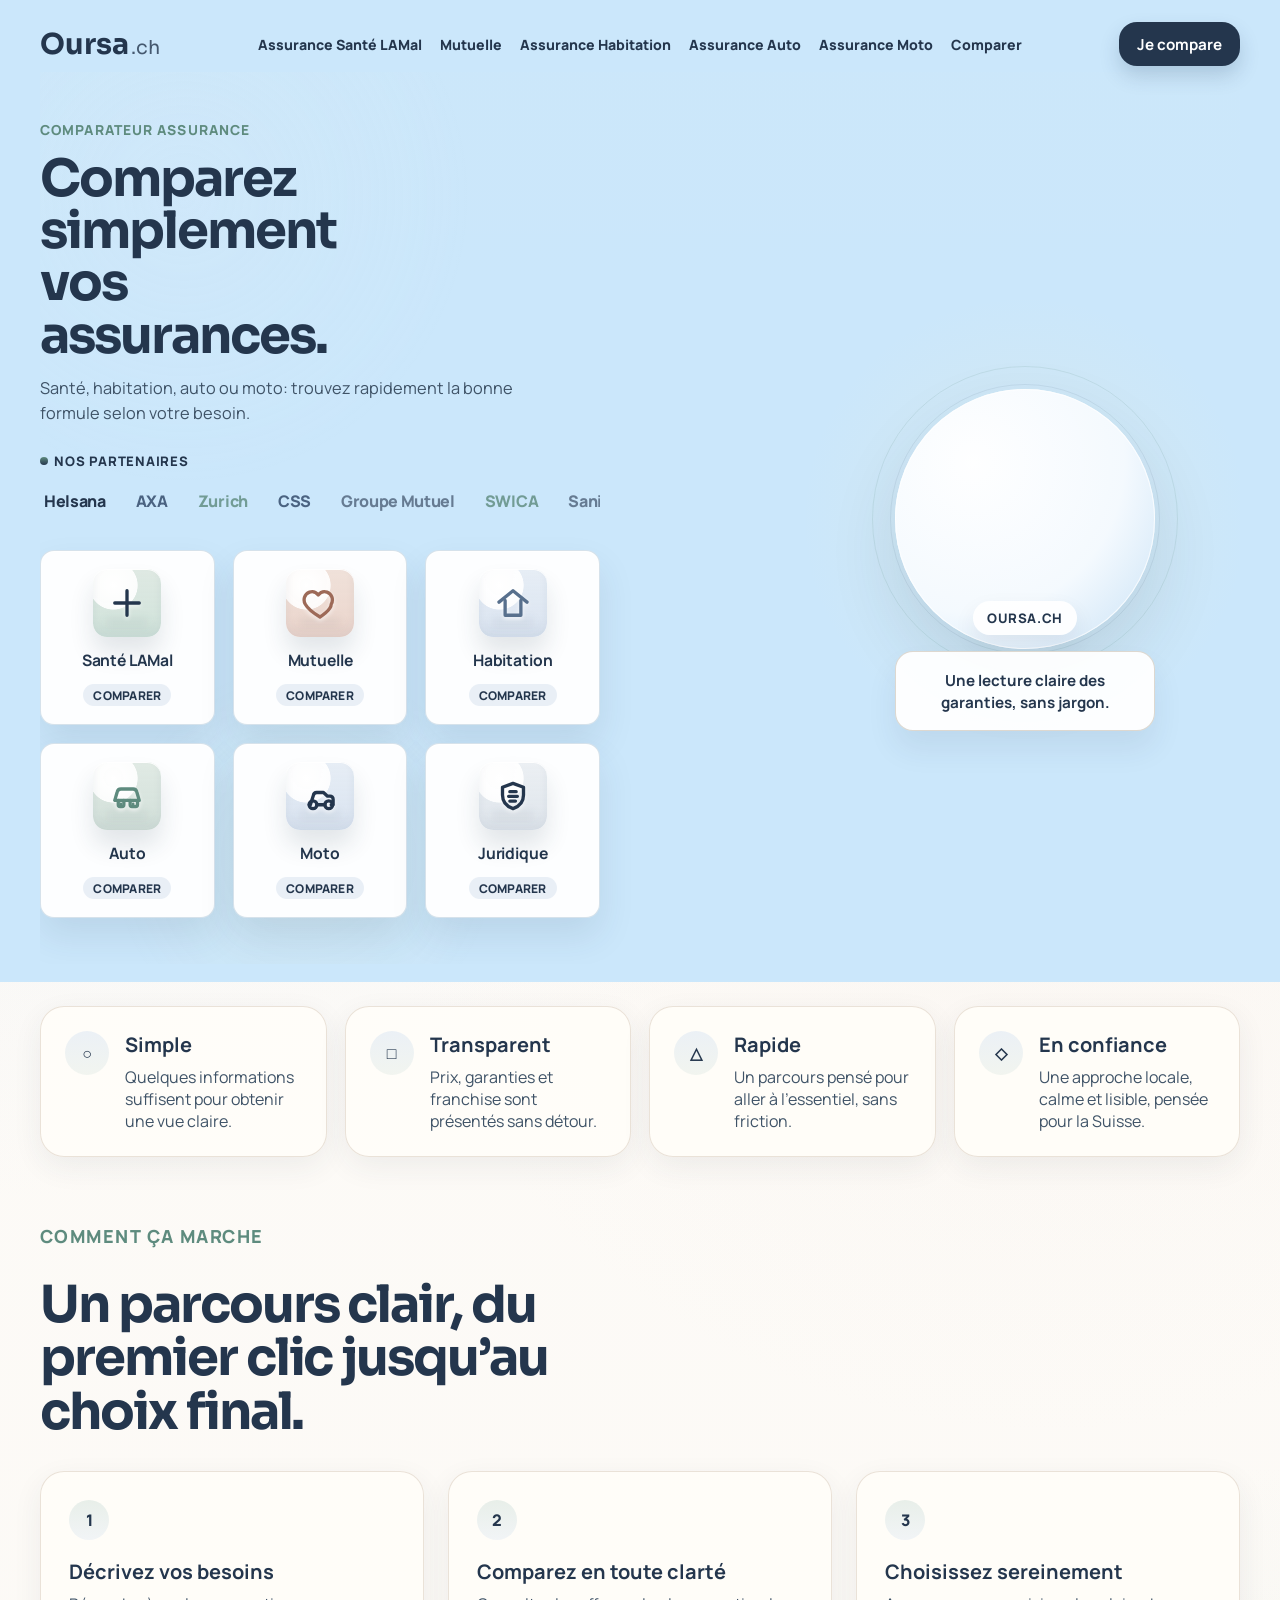
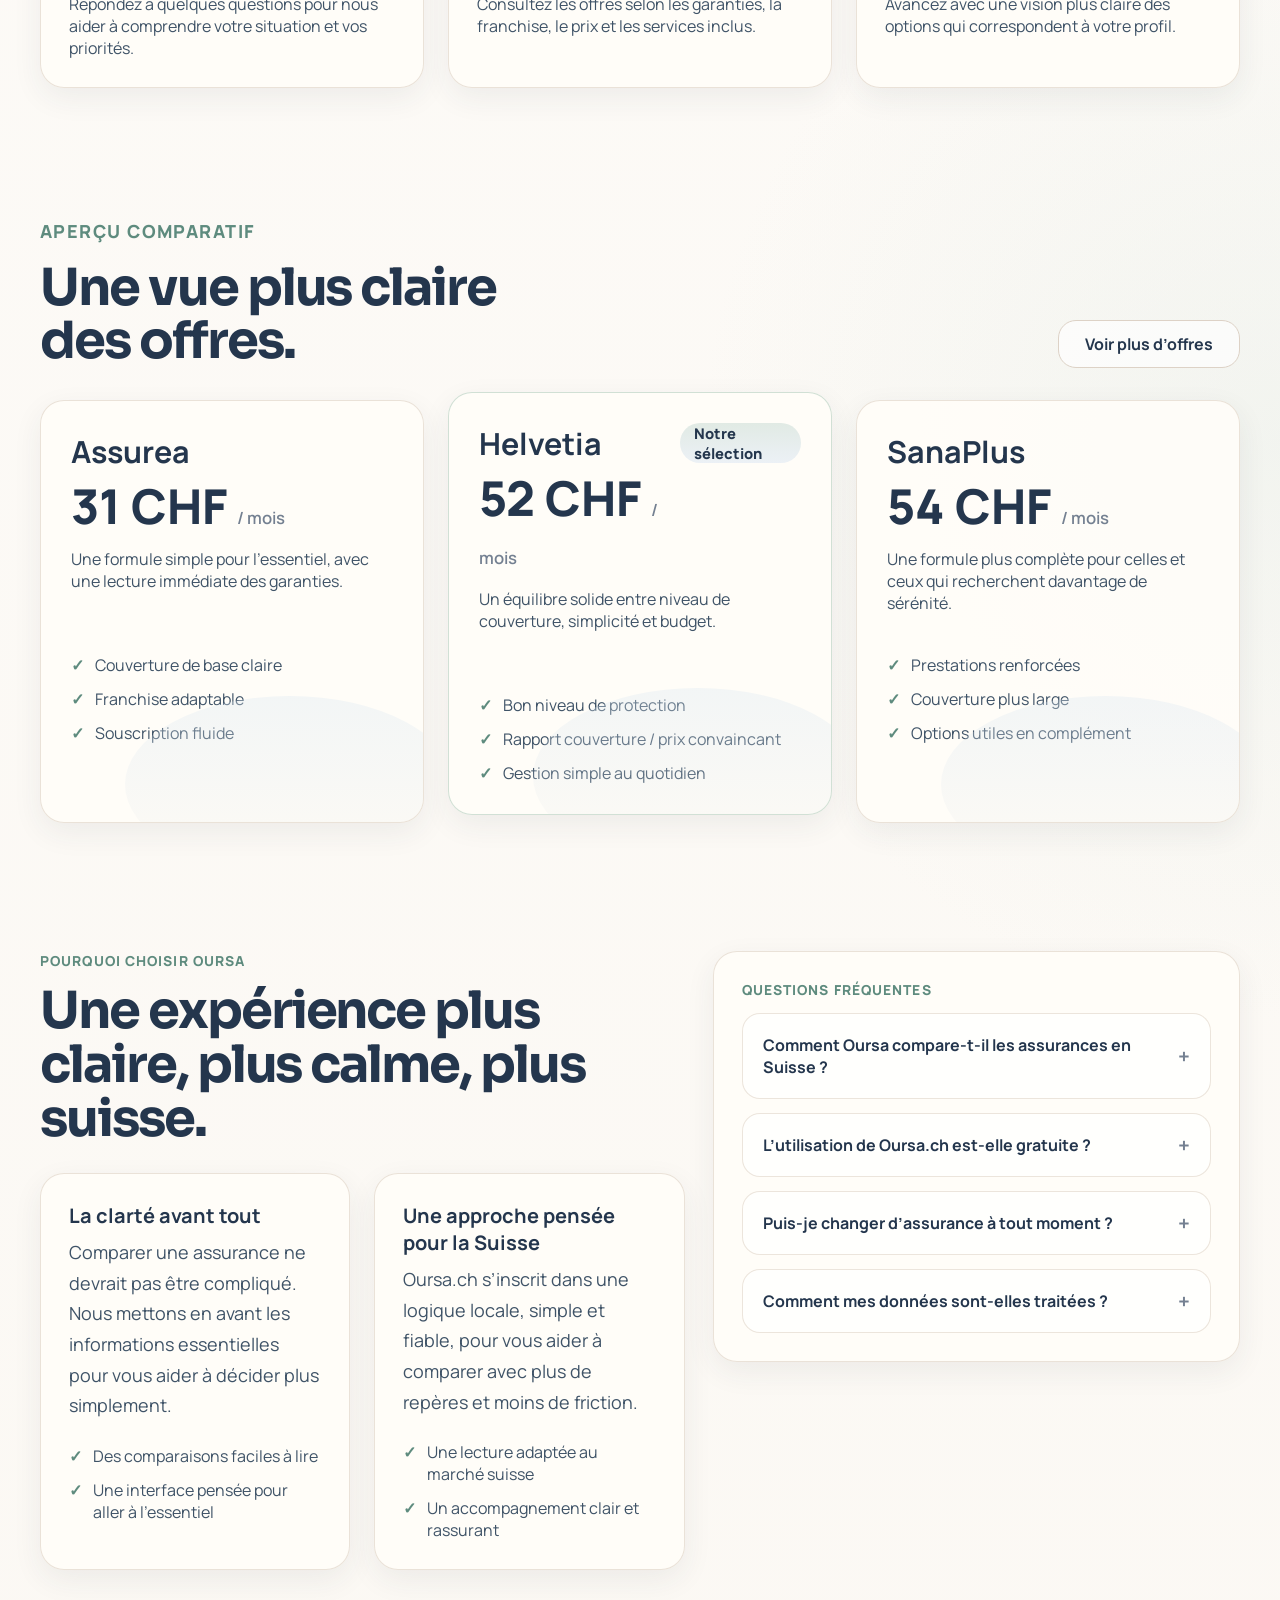
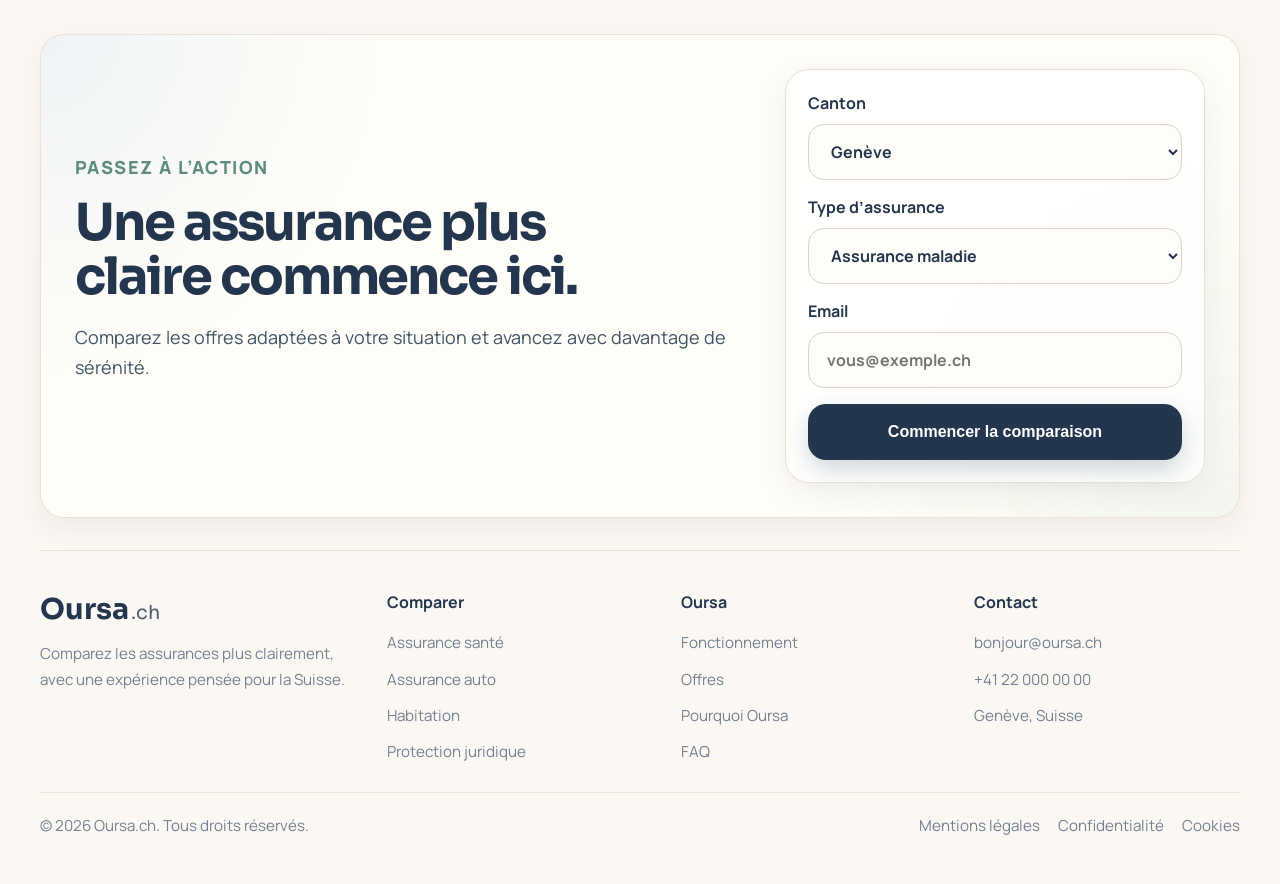
<file: classic.html>
<!DOCTYPE html>
<html lang="fr">
  <head>
    <meta charset="UTF-8" />
    <meta name="viewport" content="width=device-width, initial-scale=1.0" />
    <title>Oursa.ch Classic | Comparez votre assurance en Suisse</title>
    <meta
      name="description"
      content="Comparez votre assurance en Suisse, simplement. Des offres claires, un parcours rapide et un accompagnement en confiance."
    />
    <link rel="preconnect" href="https://fonts.googleapis.com" />
    <link rel="preconnect" href="https://fonts.gstatic.com" crossorigin />
    <link
      href="https://fonts.googleapis.com/css2?family=Manrope:wght@400;500;600;700;800&family=Sora:wght@600;700;800&display=swap"
      rel="stylesheet"
    />
    <link rel="stylesheet" href="classic.css" />
  </head>
  <body>
    <div class="page-shell">
      <header class="sticky-nav" data-sticky-nav>
        <div class="sticky-nav__inner">
          <a class="brand" href="#top" aria-label="Oursa.ch">
            <span class="brand__wordmark">Oursa</span>
            <span class="brand__tld">.ch</span>
          </a>
          <nav class="sticky-nav__links" aria-label="Navigation fixe">
            <a href="#compare">Santé LAMal</a>
            <a href="#compare">Mutuelle</a>
            <a href="#compare">Habitation</a>
            <a href="#compare">Auto</a>
            <a href="#compare">Moto</a>
            <a href="#offers">Offres</a>
          </nav>
          <div class="sticky-nav__actions">
            <a class="sticky-nav__cta" href="#compare">Je compare</a>
          </div>
        </div>
      </header>

      <main id="top">
        <section class="top-hero">
          <header class="site-header">
            <a class="brand" href="#top" aria-label="Oursa.ch">
              <span class="brand__wordmark">Oursa</span>
              <span class="brand__tld">.ch</span>
            </a>
            <nav class="site-nav" aria-label="Navigation principale">
              <a href="#compare">Assurance Santé LAMal</a>
              <a href="#compare">Mutuelle</a>
              <a href="#compare">Assurance Habitation</a>
              <a href="#compare">Assurance Auto</a>
              <a href="#compare">Assurance Moto</a>
              <a href="#offers">Comparer</a>
            </nav>
            <div class="header-actions">
              <a class="header-cta" href="#compare">Je compare</a>
            </div>
          </header>

          <div class="hero hero--classic section">
            <div class="hero__copy">
              <p class="eyebrow">Comparateur assurance</p>
              <h1>Comparez simplement vos assurances.</h1>
              <p class="hero__lead">
                Santé, habitation, auto ou moto: trouvez rapidement la bonne formule selon votre besoin.
              </p>

              <div class="hero-carousel" data-hero-carousel>
                <div class="hero-carousel__top">
                  <p class="hero-carousel__label">Nos partenaires</p>
                </div>

                <div class="hero-carousel__track" aria-label="Assureurs suisses" data-hero-track>
                  <a class="brand-logo brand-logo--featured" href="#offers" aria-label="Helsana">
                    <span class="brand-logo__wordmark">Helsana</span>
                  </a>
                  <a class="brand-logo" href="#offers" aria-label="AXA">
                    <span class="brand-logo__wordmark">AXA</span>
                  </a>
                  <a class="brand-logo" href="#offers" aria-label="Zurich">
                    <span class="brand-logo__wordmark">Zurich</span>
                  </a>
                  <a class="brand-logo" href="#offers" aria-label="CSS">
                    <span class="brand-logo__wordmark">CSS</span>
                  </a>
                  <a class="brand-logo" href="#offers" aria-label="Groupe Mutuel">
                    <span class="brand-logo__wordmark">Groupe Mutuel</span>
                  </a>
                  <a class="brand-logo" href="#offers" aria-label="SWICA">
                    <span class="brand-logo__wordmark">SWICA</span>
                  </a>
                  <a class="brand-logo" href="#offers" aria-label="Sanitas">
                    <span class="brand-logo__wordmark">Sanitas</span>
                  </a>
                  <a class="brand-logo brand-logo--featured" href="#offers" aria-hidden="true" tabindex="-1">
                    <span class="brand-logo__wordmark">Helsana</span>
                  </a>
                  <a class="brand-logo" href="#offers" aria-hidden="true" tabindex="-1">
                    <span class="brand-logo__wordmark">AXA</span>
                  </a>
                  <a class="brand-logo" href="#offers" aria-hidden="true" tabindex="-1">
                    <span class="brand-logo__wordmark">Zurich</span>
                  </a>
                  <a class="brand-logo" href="#offers" aria-hidden="true" tabindex="-1">
                    <span class="brand-logo__wordmark">CSS</span>
                  </a>
                  <a class="brand-logo" href="#offers" aria-hidden="true" tabindex="-1">
                    <span class="brand-logo__wordmark">Groupe Mutuel</span>
                  </a>
                  <a class="brand-logo" href="#offers" aria-hidden="true" tabindex="-1">
                    <span class="brand-logo__wordmark">SWICA</span>
                  </a>
                  <a class="brand-logo" href="#offers" aria-hidden="true" tabindex="-1">
                    <span class="brand-logo__wordmark">Sanitas</span>
                  </a>
                </div>
              </div>

              <div class="hero-categories hero-categories--classic" aria-label="Types d’assurance">
                <a class="hero-category hero-category--featured hero-category--health" href="#compare">
                  <span class="hero-category__icon" aria-hidden="true">
                    <svg viewBox="0 0 24 24" fill="none">
                      <path d="M12 5v14M5 12h14" />
                    </svg>
                  </span>
                  <span class="hero-category__label">Santé LAMal</span>
                  <span class="hero-category__meta">Comparer</span>
                </a>
                <a class="hero-category hero-category--mutuelle" href="#compare">
                  <span class="hero-category__icon" aria-hidden="true">
                    <svg viewBox="0 0 24 24" fill="none">
                      <path d="M12 20s-6.5-3.9-8.4-7.3C2.2 10.3 3 6.9 6 5.8c2-.7 3.8.1 5 1.6 1.2-1.5 3-2.3 5-1.6 3 1.1 3.8 4.5 2.4 6.9C18.5 16.1 12 20 12 20Z" />
                    </svg>
                  </span>
                  <span class="hero-category__label">Mutuelle</span>
                  <span class="hero-category__meta">Comparer</span>
                </a>
                <a class="hero-category hero-category--home" href="#compare">
                  <span class="hero-category__icon" aria-hidden="true">
                    <svg viewBox="0 0 24 24" fill="none">
                      <path d="M4 11.5 12 5l8 6.5" />
                      <path d="M7.5 10.5V19h9v-8.5" />
                    </svg>
                  </span>
                  <span class="hero-category__label">Habitation</span>
                  <span class="hero-category__meta">Comparer</span>
                </a>
                <a class="hero-category hero-category--auto" href="#compare">
                  <span class="hero-category__icon" aria-hidden="true">
                    <svg viewBox="0 0 24 24" fill="none">
                      <path d="M5 14.5h14l-1.4-4.8A2.2 2.2 0 0 0 15.5 8H8.5a2.2 2.2 0 0 0-2.1 1.7L5 14.5Z" />
                      <path d="M7 14.5V17a1 1 0 0 0 1 1h1.2a1 1 0 0 0 1-1v-2.5m3.6 0V17a1 1 0 0 0 1 1H17a1 1 0 0 0 1-1v-2.5" />
                      <circle cx="8.5" cy="16.5" r=".8" fill="currentColor" stroke="none" />
                      <circle cx="15.5" cy="16.5" r=".8" fill="currentColor" stroke="none" />
                    </svg>
                  </span>
                  <span class="hero-category__label">Auto</span>
                  <span class="hero-category__meta">Comparer</span>
                </a>
                <a class="hero-category hero-category--moto" href="#compare">
                  <span class="hero-category__icon" aria-hidden="true">
                    <svg viewBox="0 0 24 24" fill="none">
                      <circle cx="8" cy="17" r="2.2" />
                      <circle cx="17" cy="17" r="2.2" />
                      <path d="M10.2 17h4.6m-8.3 0H5.8m13.4 0h-.8M6.5 17l1.7-5.3A2 2 0 0 1 10.1 10H14l2.3 2.1h1.5a1.7 1.7 0 0 1 1.7 1.7V17" />
                    </svg>
                  </span>
                  <span class="hero-category__label">Moto</span>
                  <span class="hero-category__meta">Comparer</span>
                </a>
                <a class="hero-category hero-category--legal" href="#compare">
                  <span class="hero-category__icon" aria-hidden="true">
                    <svg viewBox="0 0 24 24" fill="none">
                      <path d="M12 4.8 18 7v4.4c0 4-2.5 6.6-6 7.8-3.5-1.2-6-3.8-6-7.8V7l6-2.2Z" />
                      <path d="M9.5 12.2h5M10.2 9.5h3.6M10.2 14.9h3.2" />
                    </svg>
                  </span>
                  <span class="hero-category__label">Juridique</span>
                  <span class="hero-category__meta">Comparer</span>
                </a>
              </div>
            </div>
            <div class="hero__stage hero__stage--classic" aria-hidden="true">
              <div class="hero__stage-circle"></div>
              <div class="hero__stage-ring hero__stage-ring--one"></div>
              <div class="hero__stage-ring hero__stage-ring--two"></div>
              <div class="hero__stage-glow"></div>
              <div class="hero__stage-mascot">
                <span class="hero__stage-badge">Oursa.ch</span>
                <div class="hero__stage-card">
                  <p>Une lecture claire des garanties, sans jargon.</p>
                </div>
              </div>
            </div>
          </div>
        </section>

        <section class="trust-strip section section--compact">
          <article class="trust-item">
            <div class="trust-item__icon">○</div>
            <div>
              <h2>Simple</h2>
              <p>Quelques informations suffisent pour obtenir une vue claire.</p>
            </div>
          </article>
          <article class="trust-item">
            <div class="trust-item__icon">□</div>
            <div>
              <h2>Transparent</h2>
              <p>Prix, garanties et franchise sont présentés sans détour.</p>
            </div>
          </article>
          <article class="trust-item">
            <div class="trust-item__icon">△</div>
            <div>
              <h2>Rapide</h2>
              <p>Un parcours pensé pour aller à l’essentiel, sans friction.</p>
            </div>
          </article>
          <article class="trust-item">
            <div class="trust-item__icon">◇</div>
            <div>
              <h2>En confiance</h2>
              <p>Une approche locale, calme et lisible, pensée pour la Suisse.</p>
            </div>
          </article>
        </section>

        <section class="section section--padded" id="how-it-works">
          <div class="section-heading">
            <p class="eyebrow">Comment ça marche</p>
            <h2>Un parcours clair, du premier clic jusqu’au choix final.</h2>
          </div>
          <div class="steps">
            <article class="step-card">
              <span class="step-card__number">1</span>
              <h3>Décrivez vos besoins</h3>
              <p>
                Répondez à quelques questions pour nous aider à comprendre votre
                situation et vos priorités.
              </p>
            </article>
            <article class="step-card">
              <span class="step-card__number">2</span>
              <h3>Comparez en toute clarté</h3>
              <p>
                Consultez les offres selon les garanties, la franchise, le prix
                et les services inclus.
              </p>
            </article>
            <article class="step-card">
              <span class="step-card__number">3</span>
              <h3>Choisissez sereinement</h3>
              <p>
                Avancez avec une vision plus claire des options qui correspondent
                à votre profil.
              </p>
            </article>
          </div>
        </section>

        <section class="section section--padded" id="offers">
          <div class="section-heading section-heading--split">
            <div>
              <p class="eyebrow">Aperçu comparatif</p>
              <h2>Une vue plus claire des offres.</h2>
            </div>
            <a class="btn btn--ghost" href="#compare">Voir plus d’offres</a>
          </div>

          <div class="offer-grid">
            <article class="offer-card">
              <header class="offer-card__header">
                <div>
                  <p class="offer-card__brand">Assurea</p>
                  <p class="offer-card__price">31 CHF <span>/ mois</span></p>
                </div>
              </header>
              <p class="offer-card__summary">
                Une formule simple pour l’essentiel, avec une lecture immédiate
                des garanties.
              </p>
              <ul class="checklist">
                <li>Couverture de base claire</li>
                <li>Franchise adaptable</li>
                <li>Souscription fluide</li>
              </ul>
            </article>

            <article class="offer-card offer-card--featured">
              <header class="offer-card__header">
                <div>
                  <p class="offer-card__brand">Helvetia</p>
                  <p class="offer-card__price">52 CHF <span>/ mois</span></p>
                </div>
                <span class="badge">Notre sélection</span>
              </header>
              <p class="offer-card__summary">
                Un équilibre solide entre niveau de couverture, simplicité et
                budget.
              </p>
              <ul class="checklist">
                <li>Bon niveau de protection</li>
                <li>Rapport couverture / prix convaincant</li>
                <li>Gestion simple au quotidien</li>
              </ul>
            </article>

            <article class="offer-card">
              <header class="offer-card__header">
                <div>
                  <p class="offer-card__brand">SanaPlus</p>
                  <p class="offer-card__price">54 CHF <span>/ mois</span></p>
                </div>
              </header>
              <p class="offer-card__summary">
                Une formule plus complète pour celles et ceux qui recherchent
                davantage de sérénité.
              </p>
              <ul class="checklist">
                <li>Prestations renforcées</li>
                <li>Couverture plus large</li>
                <li>Options utiles en complément</li>
              </ul>
            </article>
          </div>
        </section>

        <section class="section section--padded why-grid" id="why-oursa">
          <div class="why-copy">
            <p class="eyebrow">Pourquoi choisir Oursa</p>
            <h2>Une expérience plus claire, plus calme, plus suisse.</h2>
            <div class="why-panels">
              <article class="why-panel">
                <h3>La clarté avant tout</h3>
                <p>
                  Comparer une assurance ne devrait pas être compliqué. Nous
                  mettons en avant les informations essentielles pour vous aider
                  à décider plus simplement.
                </p>
                <ul class="checklist">
                  <li>Des comparaisons faciles à lire</li>
                  <li>Une interface pensée pour aller à l’essentiel</li>
                </ul>
              </article>
              <article class="why-panel">
                <h3>Une approche pensée pour la Suisse</h3>
                <p>
                  Oursa.ch s’inscrit dans une logique locale, simple et fiable,
                  pour vous aider à comparer avec plus de repères et moins de
                  friction.
                </p>
                <ul class="checklist">
                  <li>Une lecture adaptée au marché suisse</li>
                  <li>Un accompagnement clair et rassurant</li>
                </ul>
              </article>
            </div>
          </div>

          <aside class="faq-panel" id="faq">
            <p class="eyebrow">Questions fréquentes</p>
            <div class="faq-list">
              <details class="faq-item">
                <summary>Comment Oursa compare-t-il les assurances en Suisse ?</summary>
                <p>
                  Nous présentons les offres à partir de critères concrets,
                  comme le prix, la franchise, les garanties et certains
                  services inclus, afin de rendre la comparaison plus lisible.
                </p>
              </details>
              <details class="faq-item">
                <summary>L’utilisation de Oursa.ch est-elle gratuite ?</summary>
                <p>Oui. La comparaison est gratuite pour les utilisateurs.</p>
              </details>
              <details class="faq-item">
                <summary>Puis-je changer d’assurance à tout moment ?</summary>
                <p>
                  Cela dépend de votre contrat, du type d’assurance concerné et
                  des délais applicables. Les conditions varient selon les
                  situations.
                </p>
              </details>
              <details class="faq-item">
                <summary>Comment mes données sont-elles traitées ?</summary>
                <p>
                  Vos données sont utilisées avec soin, uniquement dans le cadre
                  de votre demande, et dans le respect des règles applicables.
                </p>
              </details>
            </div>
          </aside>
        </section>

        <section class="section section--padded compare-panel" id="compare">
          <div>
            <p class="eyebrow">Passez à l’action</p>
            <h2>Une assurance plus claire commence ici.</h2>
            <p>
              Comparez les offres adaptées à votre situation et avancez avec
              davantage de sérénité.
            </p>
          </div>
          <form class="compare-form">
            <label>
              Canton
              <select name="canton">
                <option>Genève</option>
                <option>Vaud</option>
                <option>Zurich</option>
                <option>Valais</option>
              </select>
            </label>
            <label>
              Type d’assurance
              <select name="insurance">
                <option>Assurance maladie</option>
                <option>Assurance habitation</option>
                <option>Assurance auto</option>
              </select>
            </label>
            <label>
              Email
              <input type="email" placeholder="vous@exemple.ch" />
            </label>
            <button class="btn btn--primary btn--full" type="submit">
              Commencer la comparaison
            </button>
          </form>
        </section>
      </main>

      <footer class="site-footer">
        <div class="site-footer__top">
          <div class="site-footer__brand">
            <a class="brand" href="#top" aria-label="Oursa.ch">
              <span class="brand__wordmark">Oursa</span>
              <span class="brand__tld">.ch</span>
            </a>
            <p>
              Comparez les assurances plus clairement, avec une expérience pensée
              pour la Suisse.
            </p>
          </div>

          <div class="site-footer__column">
            <h2>Comparer</h2>
            <a href="#compare">Assurance santé</a>
            <a href="#compare">Assurance auto</a>
            <a href="#compare">Habitation</a>
            <a href="#compare">Protection juridique</a>
          </div>

          <div class="site-footer__column">
            <h2>Oursa</h2>
            <a href="#how-it-works">Fonctionnement</a>
            <a href="#offers">Offres</a>
            <a href="#why-oursa">Pourquoi Oursa</a>
            <a href="#faq">FAQ</a>
          </div>

          <div class="site-footer__column">
            <h2>Contact</h2>
            <a href="mailto:bonjour@oursa.ch">bonjour@oursa.ch</a>
            <a href="tel:+41220000000">+41 22 000 00 00</a>
            <span>Genève, Suisse</span>
          </div>
        </div>

        <div class="site-footer__bottom">
          <p>© 2026 Oursa.ch. Tous droits réservés.</p>
          <div class="site-footer__legal">
            <a href="#top">Mentions légales</a>
            <a href="#top">Confidentialité</a>
            <a href="#top">Cookies</a>
          </div>
        </div>
      </footer>
    </div>

    <script src="script.js"></script>
  </body>
</html>
</file>
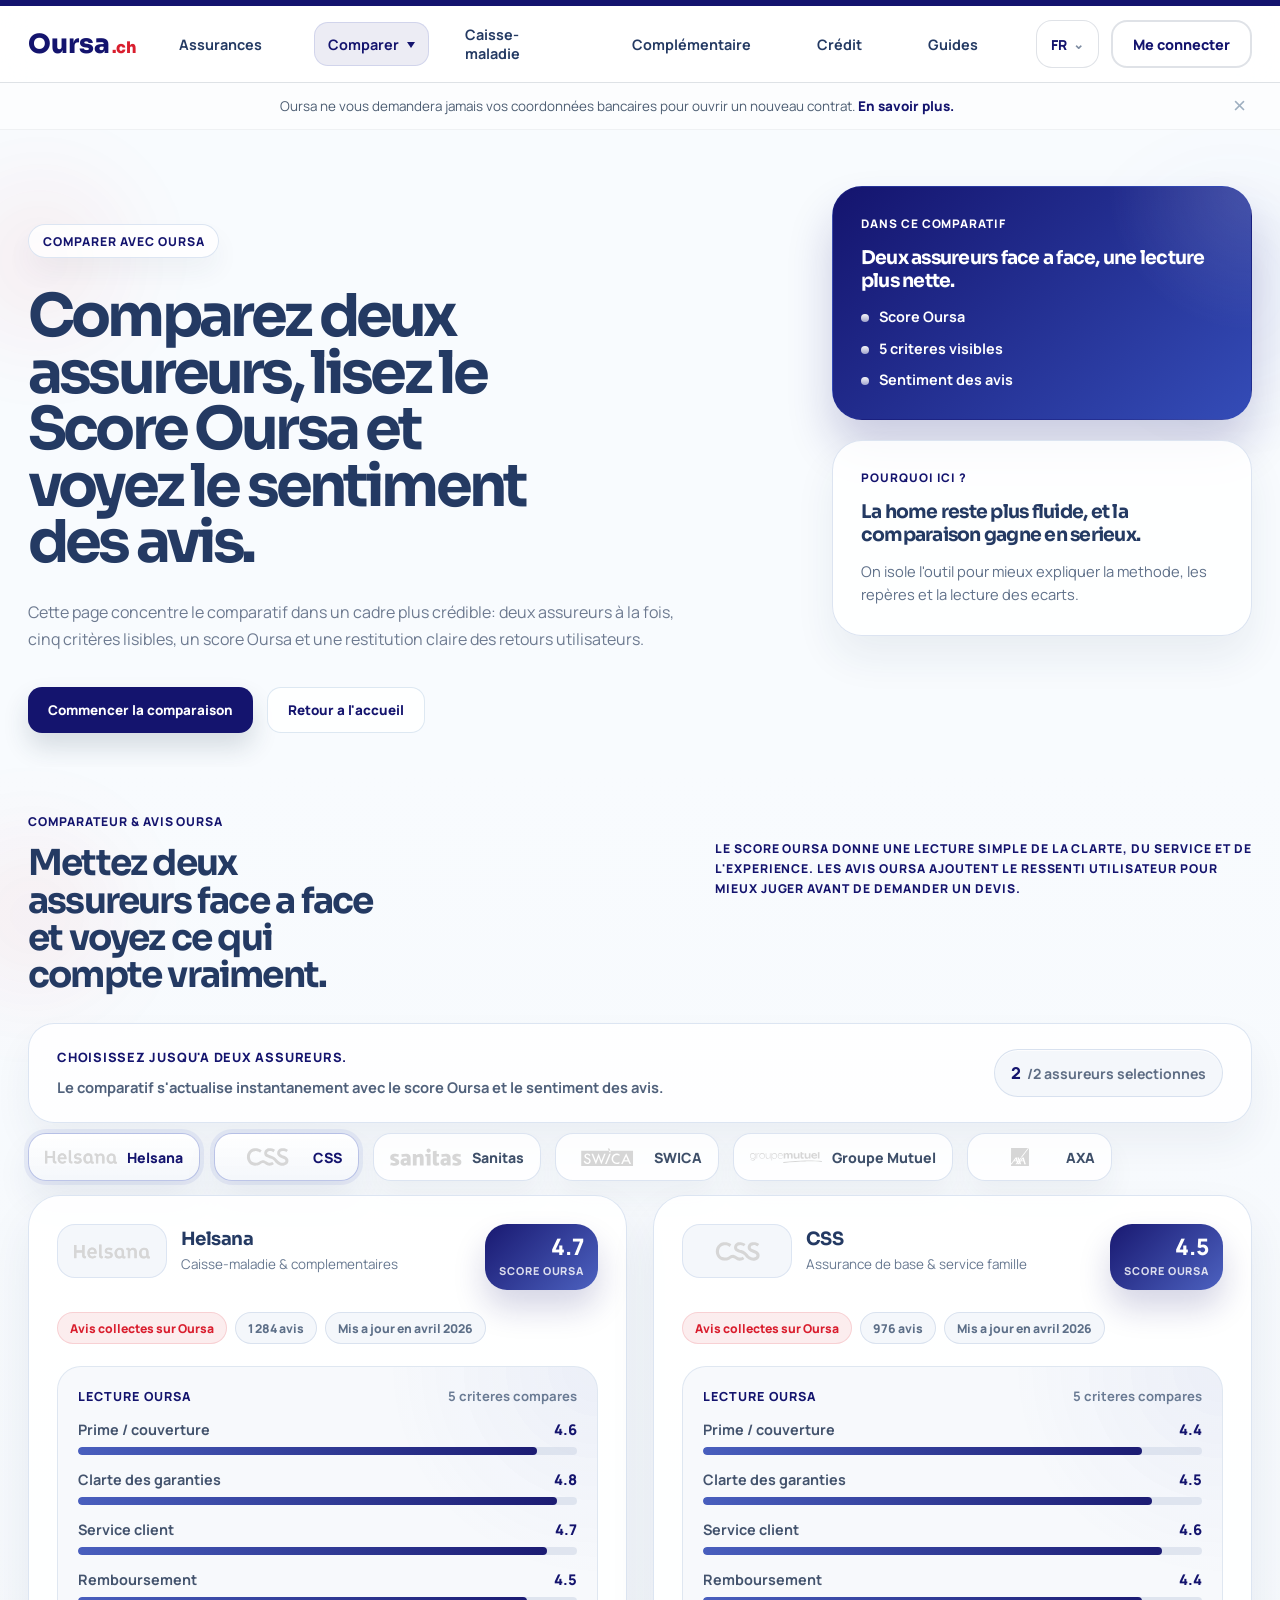
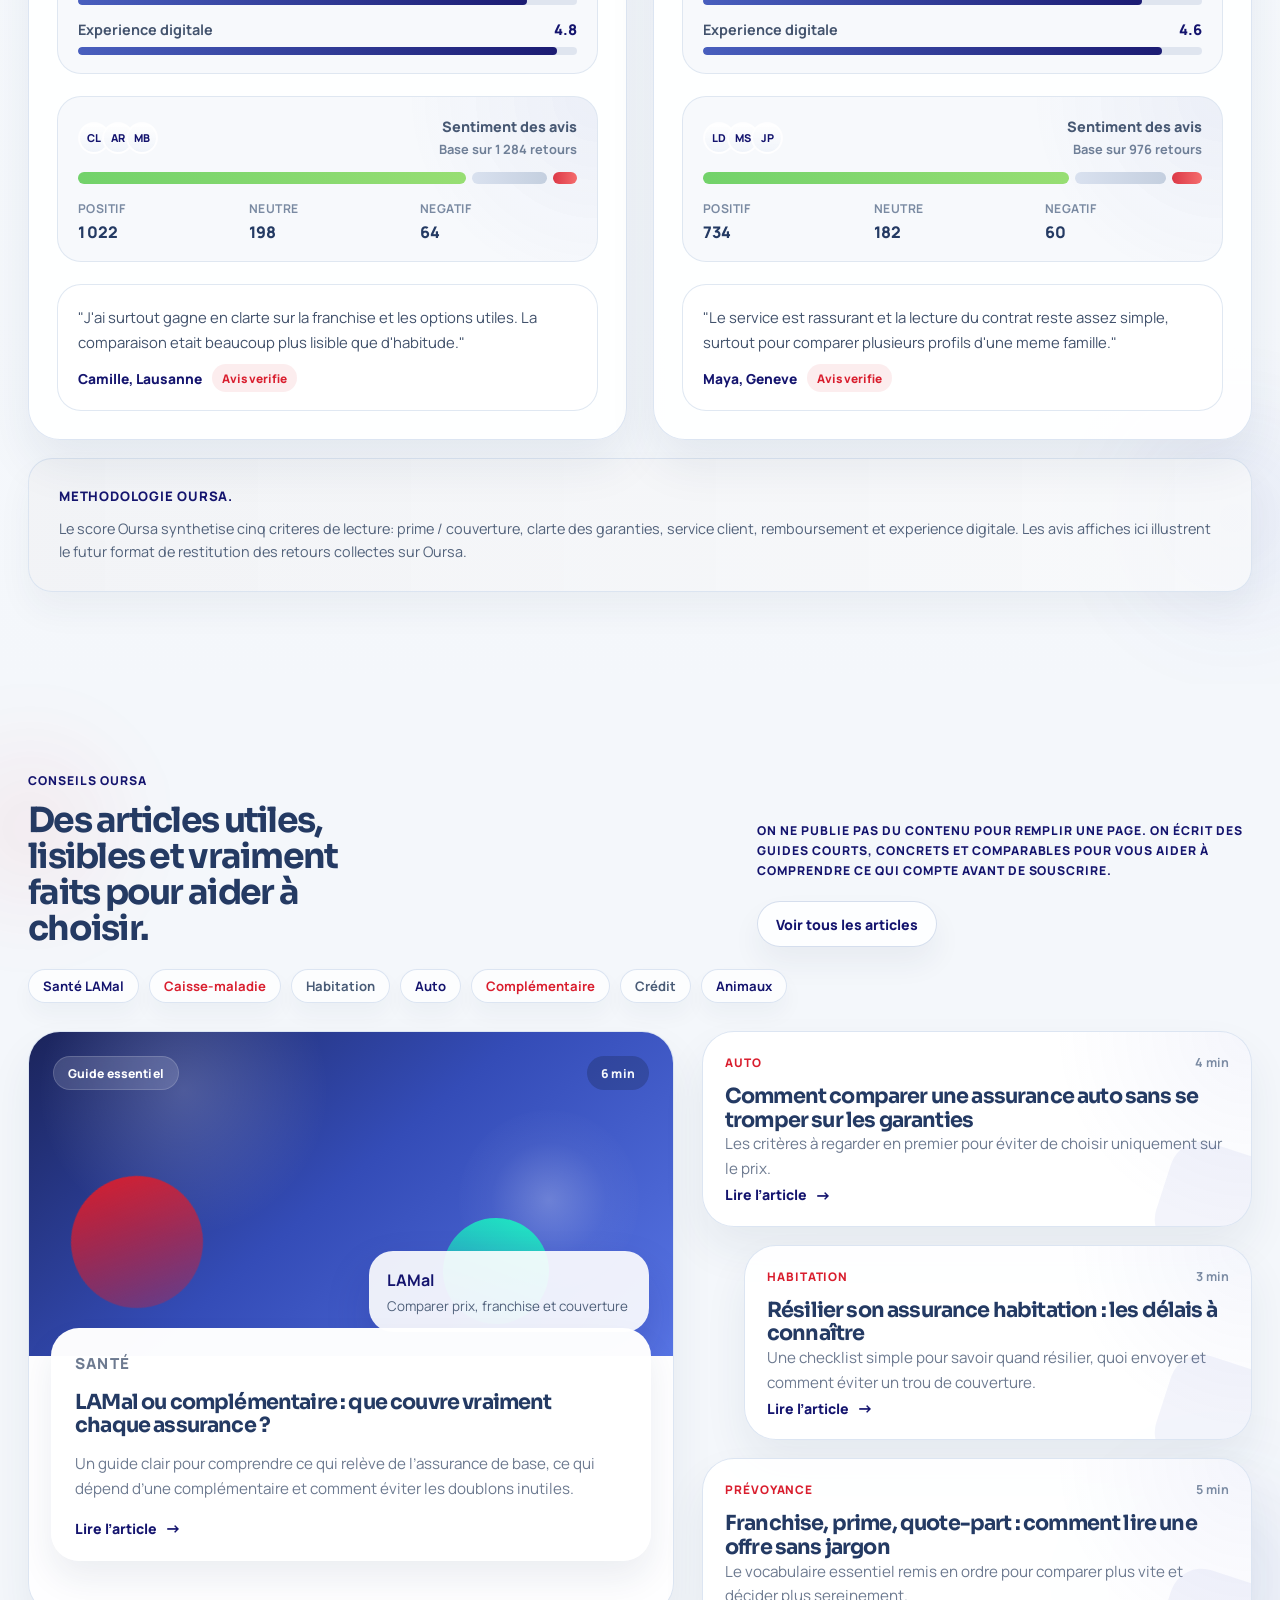
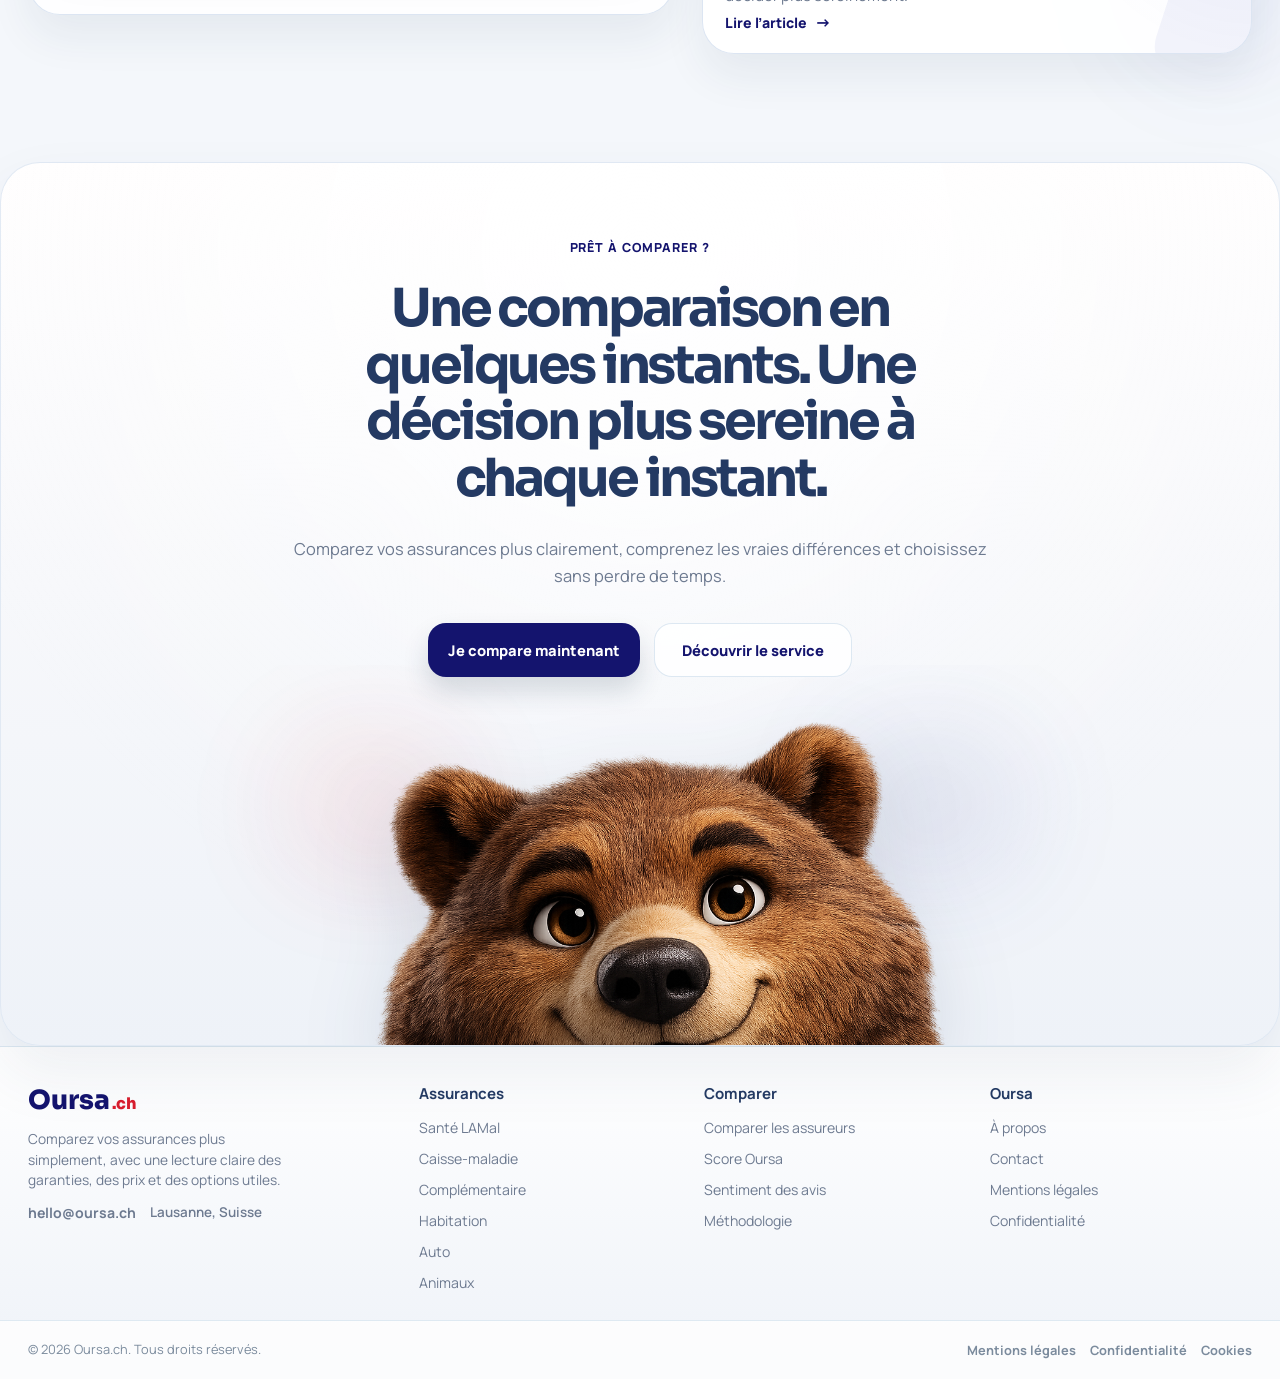
<file: comparer.html>
<!DOCTYPE html>
<html lang="fr">
  <head>
    <meta charset="UTF-8" />
    <meta name="viewport" content="width=device-width, initial-scale=1.0" />
    <title>Oursa.ch | Comparer les assureurs avec le Score Oursa</title>
    <meta
      name="description"
      content="Comparez deux assureurs avec le Score Oursa, cinq critères lisibles et le sentiment des avis dans une page dédiée."
    />
    <script>
      try {
        if (localStorage.getItem("oursa-theme") === "dark") {
          document.documentElement.dataset.theme = "dark";
        }
      } catch (error) {}
    </script>
    <link rel="preconnect" href="https://fonts.googleapis.com" />
    <link rel="preconnect" href="https://fonts.gstatic.com" crossorigin />
    <link
      href="https://fonts.googleapis.com/css2?family=Manrope:wght@400;500;600;700;800&family=Sora:wght@600;700;800&display=swap"
      rel="stylesheet"
    />
    <link rel="stylesheet" href="furets-inspired.css" />
  </head>
  <body>
    <div class="comparator-page">
      <header class="compare-header">
        <div class="compare-header__inner">
          <a class="compare-brand" href="index.html" aria-label="Oursa.ch">
            <span class="compare-brand__wordmark">Oursa</span>
            <span class="compare-brand__tld">.ch</span>
          </a>

          <nav class="compare-nav" aria-label="Navigation principale">
            <div class="compare-nav__item">
              <a class="compare-nav__trigger" href="#hero">Assurances</a>
              <div class="compare-nav__panel">
                <div class="compare-nav__panel-head">
                  <p class="compare-nav__eyebrow">Univers Oursa</p>
                  <h3>Trouvez l’offre pensée pour vous.</h3>
                  <p>Comparez les protections essentielles avec un parcours clair, rapide et rassurant.</p>
                </div>
                <div class="compare-nav__panel-grid">
                  <div class="compare-nav__column">
                    <p class="compare-nav__section-title">Les essentiels</p>
                    <div class="compare-nav__link-list">
                      <a class="compare-nav__link" href="#hero">
                        <span class="compare-nav__link-mark"></span>
                        <span><strong>Assurance auto</strong><small>Tarifs, franchises et garanties au même endroit.</small></span>
                      </a>
                      <a class="compare-nav__link" href="#hero">
                        <span class="compare-nav__link-mark"></span>
                        <span><strong>Assurance habitation</strong><small>Comparer ce qui protège vraiment votre logement.</small></span>
                      </a>
                      <a class="compare-nav__link" href="#hero">
                        <span class="compare-nav__link-mark"></span>
                        <span><strong>Caisse-maladie</strong><small>Les modèles LAMal et la franchise sans jargon.</small></span>
                      </a>
                    </div>
                  </div>
                  <div class="compare-nav__column">
                    <p class="compare-nav__section-title">Besoin spécifique</p>
                    <div class="compare-nav__link-list">
                      <a class="compare-nav__link" href="#hero">
                        <span class="compare-nav__link-mark"></span>
                        <span><strong>Complémentaire</strong><small>Hospitalisation, dentaire, optique et plus.</small></span>
                      </a>
                      <a class="compare-nav__link" href="#hero">
                        <span class="compare-nav__link-mark"></span>
                        <span><strong>Assurance animaux</strong><small>Pour chiens et chats, avec lecture simple des garanties.</small></span>
                      </a>
                      <a class="compare-nav__link" href="#hero">
                        <span class="compare-nav__link-mark"></span>
                        <span><strong>Crédit</strong><small>Une vue lisible des coûts, mensualités et options.</small></span>
                      </a>
                    </div>
                  </div>
                  <a class="compare-nav__spotlight" href="#hero">
                    <p class="compare-nav__spotlight-eyebrow">Parcours rapide</p>
                    <strong>Répondez à quelques questions et voyez les options adaptées.</strong>
                    <span>Un comparatif lisible, sans détour et sans surcharge.</span>
                  </a>
                </div>
              </div>
            </div>

            <div class="compare-nav__item">
              <a class="compare-nav__trigger compare-nav__trigger--active" href="comparer.html" aria-current="page">Comparer</a>
              <div class="compare-nav__panel">
                <div class="compare-nav__panel-head">
                  <p class="compare-nav__eyebrow">Score Oursa</p>
                  <h3>Un espace dédié pour comparer sans bruit autour.</h3>
                  <p>Choisissez deux assureurs, voyez les écarts utiles et comprenez la logique derrière le score Oursa.</p>
                </div>
                <div class="compare-nav__panel-grid">
                  <div class="compare-nav__column">
                    <p class="compare-nav__section-title">Dans cette page</p>
                    <div class="compare-nav__link-list">
                      <a class="compare-nav__link" href="#compare-reviews">
                        <span class="compare-nav__link-mark"></span>
                        <span><strong>Comparer deux assureurs</strong><small>Scores, critères et lecture instantanée.</small></span>
                      </a>
                      <a class="compare-nav__link" href="#compare-reviews">
                        <span class="compare-nav__link-mark"></span>
                        <span><strong>Sentiment des avis</strong><small>Positif, neutre et négatif avec volume de retours.</small></span>
                      </a>
                    </div>
                  </div>
                  <div class="compare-nav__column">
                    <p class="compare-nav__section-title">Confiance</p>
                    <div class="compare-nav__link-list">
                      <a class="compare-nav__link" href="#compare-methodology">
                        <span class="compare-nav__link-mark"></span>
                        <span><strong>Méthodologie</strong><small>Comment Oursa construit ses repères et ses scores.</small></span>
                      </a>
                      <a class="compare-nav__link" href="guides.html#guides-library">
                        <span class="compare-nav__link-mark"></span>
                        <span><strong>Guides liés</strong><small>Prolongez la comparaison avec des contenus utiles.</small></span>
                      </a>
                    </div>
                  </div>
                  <a class="compare-nav__spotlight" href="#compare-reviews">
                    <p class="compare-nav__spotlight-eyebrow">Page dédiée</p>
                    <strong>Le bon format pour rendre le Score Oursa plus crédible, plus lisible et plus scalable.</strong>
                    <span>On garde la home orientée conversion, et ici on prend le temps d’expliquer.</span>
                  </a>
                </div>
              </div>
            </div>

            <div class="compare-nav__item">
              <a class="compare-nav__trigger" href="#hero">Caisse-maladie</a>
              <div class="compare-nav__panel">
                <div class="compare-nav__panel-head">
                  <p class="compare-nav__eyebrow">LAMal</p>
                  <h3>Comprendre la caisse-maladie sans stress.</h3>
                  <p>On met en avant ce qui change vraiment sur votre prime, votre franchise et votre modèle.</p>
                </div>
                <div class="compare-nav__panel-grid">
                  <div class="compare-nav__column">
                    <p class="compare-nav__section-title">Les bases</p>
                    <div class="compare-nav__link-list">
                      <a class="compare-nav__link" href="#hero"><span class="compare-nav__link-mark"></span><span><strong>Franchise</strong><small>Comparer l’impact réel entre 300 et 2500 CHF.</small></span></a>
                      <a class="compare-nav__link" href="#hero"><span class="compare-nav__link-mark"></span><span><strong>Modèles</strong><small>Médecin de famille, HMO ou télémédecine.</small></span></a>
                      <a class="compare-nav__link" href="#hero"><span class="compare-nav__link-mark"></span><span><strong>Subside</strong><small>Voir rapidement si une aide peut s’appliquer.</small></span></a>
                    </div>
                  </div>
                  <div class="compare-nav__column">
                    <p class="compare-nav__section-title">Moments de vie</p>
                    <div class="compare-nav__link-list">
                      <a class="compare-nav__link" href="#guides"><span class="compare-nav__link-mark"></span><span><strong>Changer d’assureur</strong><small>Les étapes et délais pour changer sereinement.</small></span></a>
                      <a class="compare-nav__link" href="#guides"><span class="compare-nav__link-mark"></span><span><strong>Famille</strong><small>Optimiser la couverture pour plusieurs profils.</small></span></a>
                      <a class="compare-nav__link" href="#guides"><span class="compare-nav__link-mark"></span><span><strong>Jeunes adultes</strong><small>Les bons repères pour éviter les mauvais choix.</small></span></a>
                    </div>
                  </div>
                  <a class="compare-nav__spotlight" href="#hero">
                    <p class="compare-nav__spotlight-eyebrow">Lecture claire</p>
                    <strong>Prime, franchise, modèle: tout ce qui compte, sans jargon administratif.</strong>
                    <span>Une approche pensée pour décider plus sereinement.</span>
                  </a>
                </div>
              </div>
            </div>

            <div class="compare-nav__item">
              <a class="compare-nav__trigger" href="#hero">Complémentaire</a>
              <div class="compare-nav__panel">
                <div class="compare-nav__panel-head">
                  <p class="compare-nav__eyebrow">Couverture en plus</p>
                  <h3>Choisissez ce qui mérite vraiment d’être complété.</h3>
                  <p>Identifiez les options utiles selon vos habitudes, sans payer pour des garanties invisibles.</p>
                </div>
                <div class="compare-nav__panel-grid">
                  <div class="compare-nav__column">
                    <p class="compare-nav__section-title">Couvertures clés</p>
                    <div class="compare-nav__link-list">
                      <a class="compare-nav__link" href="#hero"><span class="compare-nav__link-mark"></span><span><strong>Hospitalisation</strong><small>Privé, semi-privé et alternatives à comparer.</small></span></a>
                      <a class="compare-nav__link" href="#hero"><span class="compare-nav__link-mark"></span><span><strong>Dentaire</strong><small>Voir vite si le rapport coût / usage est cohérent.</small></span></a>
                      <a class="compare-nav__link" href="#hero"><span class="compare-nav__link-mark"></span><span><strong>Optique</strong><small>Lunettes, lentilles et fréquence réelle d’utilisation.</small></span></a>
                    </div>
                  </div>
                  <div class="compare-nav__column">
                    <p class="compare-nav__section-title">Selon votre profil</p>
                    <div class="compare-nav__link-list">
                      <a class="compare-nav__link" href="#guides"><span class="compare-nav__link-mark"></span><span><strong>Je voyage souvent</strong><small>Ce qui vaut la peine pour l’étranger.</small></span></a>
                      <a class="compare-nav__link" href="#guides"><span class="compare-nav__link-mark"></span><span><strong>Famille active</strong><small>Comparer les options qui servent vraiment au quotidien.</small></span></a>
                      <a class="compare-nav__link" href="#guides"><span class="compare-nav__link-mark"></span><span><strong>Médecines douces</strong><small>Lire les exclusions et plafonds en un coup d’œil.</small></span></a>
                    </div>
                  </div>
                  <a class="compare-nav__spotlight" href="#hero">
                    <p class="compare-nav__spotlight-eyebrow">Ce qui change tout</p>
                    <strong>On hiérarchise les garanties pour vous aider à voir l’utile avant le marketing.</strong>
                    <span>Un tri plus net, plus moderne, plus actionnable.</span>
                  </a>
                </div>
              </div>
            </div>

            <div class="compare-nav__item">
              <a class="compare-nav__trigger" href="#hero">Crédit</a>
              <div class="compare-nav__panel">
                <div class="compare-nav__panel-head">
                  <p class="compare-nav__eyebrow">Crédit</p>
                  <h3>Comparez le coût total, pas juste la promesse.</h3>
                  <p>Mensualités, durée, coût global: on remet les vrais repères au centre de la décision.</p>
                </div>
                <div class="compare-nav__panel-grid">
                  <div class="compare-nav__column">
                    <p class="compare-nav__section-title">Comparer</p>
                    <div class="compare-nav__link-list">
                      <a class="compare-nav__link" href="#hero"><span class="compare-nav__link-mark"></span><span><strong>Prêt personnel</strong><small>Une lecture simple des montants, durées et mensualités.</small></span></a>
                      <a class="compare-nav__link" href="#hero"><span class="compare-nav__link-mark"></span><span><strong>Budget</strong><small>Voir ce qui reste soutenable avant de s’engager.</small></span></a>
                      <a class="compare-nav__link" href="#hero"><span class="compare-nav__link-mark"></span><span><strong>Coût total</strong><small>Comparer ce qui est réellement payé au final.</small></span></a>
                    </div>
                  </div>
                  <div class="compare-nav__column">
                    <p class="compare-nav__section-title">À connaître</p>
                    <div class="compare-nav__link-list">
                      <a class="compare-nav__link" href="#guides"><span class="compare-nav__link-mark"></span><span><strong>Regroupement</strong><small>Quand ça aide vraiment, et quand ça n’aide pas.</small></span></a>
                      <a class="compare-nav__link" href="#guides"><span class="compare-nav__link-mark"></span><span><strong>Critères</strong><small>Les éléments qui pèsent dans l’acceptation du dossier.</small></span></a>
                      <a class="compare-nav__link" href="#guides"><span class="compare-nav__link-mark"></span><span><strong>Bonnes pratiques</strong><small>Comparer sans se faire piéger par une simple accroche.</small></span></a>
                    </div>
                  </div>
                  <a class="compare-nav__spotlight" href="#hero">
                    <p class="compare-nav__spotlight-eyebrow">Vision claire</p>
                    <strong>Notre approche privilégie le coût réel et la lisibilité avant la vitesse.</strong>
                    <span>Utile pour comparer plus proprement, sans brouillard commercial.</span>
                  </a>
                </div>
              </div>
            </div>

            <div class="compare-nav__item">
              <a class="compare-nav__trigger" href="guides.html">Guides</a>
              <div class="compare-nav__panel">
                <div class="compare-nav__panel-head">
                  <p class="compare-nav__eyebrow">Ressources</p>
                  <h3>Des guides utiles pour comprendre avant de cliquer.</h3>
                  <p>Retrouvez des repères concrets pour comparer plus intelligemment, à votre rythme.</p>
                </div>
                <div class="compare-nav__panel-grid">
                  <div class="compare-nav__column">
                    <p class="compare-nav__section-title">À lire</p>
                    <div class="compare-nav__link-list">
                      <a class="compare-nav__link" href="#guides"><span class="compare-nav__link-mark"></span><span><strong>Changer de caisse-maladie</strong><small>Les délais importants et les bons réflexes.</small></span></a>
                      <a class="compare-nav__link" href="#guides"><span class="compare-nav__link-mark"></span><span><strong>Franchise 300 ou 2500</strong><small>Comparer selon votre vraie consommation de soins.</small></span></a>
                      <a class="compare-nav__link" href="#guides"><span class="compare-nav__link-mark"></span><span><strong>Assurance habitation</strong><small>Ce qu’il faut regarder avant le prix seul.</small></span></a>
                    </div>
                  </div>
                  <div class="compare-nav__column">
                    <p class="compare-nav__section-title">Formats pratiques</p>
                    <div class="compare-nav__link-list">
                      <a class="compare-nav__link" href="#guides"><span class="compare-nav__link-mark"></span><span><strong>Checklists</strong><small>Des listes rapides pour ne rien oublier.</small></span></a>
                      <a class="compare-nav__link" href="#guides"><span class="compare-nav__link-mark"></span><span><strong>Décryptages</strong><small>On simplifie les termes et clauses essentielles.</small></span></a>
                      <a class="compare-nav__link" href="#guides"><span class="compare-nav__link-mark"></span><span><strong>Comparatifs</strong><small>Des contenus pensés pour décider plus vite et mieux.</small></span></a>
                    </div>
                  </div>
                  <a class="compare-nav__spotlight" href="#guides">
                    <p class="compare-nav__spotlight-eyebrow">Éditorial</p>
                    <strong>Des contenus plus clairs, plus courts et plus utiles pour passer à l’action.</strong>
                    <span>Oursa ne vous noie pas sous l’info: on structure ce qui compte.</span>
                  </a>
                </div>
              </div>
            </div>
          </nav>

          <div class="compare-header__actions">
            <div class="compare-language" aria-label="Choisir la langue">
              <button class="compare-language__current" type="button" aria-haspopup="true" aria-expanded="false">
                FR
                <span aria-hidden="true">⌄</span>
              </button>
              <div class="compare-language__menu">
                <a href="#" aria-current="true">FR</a>
                <a href="#">DE</a>
                <a href="#">EN</a>
                <a href="#">IT</a>
              </div>
            </div>
            <a class="compare-login" href="#hero">Me connecter</a>
          </div>
        </div>
      </header>

      <div class="compare-alert">
        <div class="compare-alert__inner">
          <p>
            Oursa ne vous demandera jamais vos coordonnées bancaires pour ouvrir un nouveau contrat.
            <a href="#hero">En savoir plus.</a>
          </p>
          <button type="button" aria-label="Fermer l’alerte">×</button>
        </div>
      </div>

      <main>
        <section class="compare-page-hero" id="hero">
          <div class="compare-page-hero__inner">
            <div class="compare-page-hero__copy">
              <p class="compare-page-hero__eyebrow">Comparer avec Oursa</p>
              <h1>Comparez deux assureurs, lisez le Score Oursa et voyez le sentiment des avis.</h1>
              <div class="compare-page-hero__lead">
                <p>Cette page concentre le comparatif dans un cadre plus crédible: deux assureurs à la fois, cinq critères lisibles, un score Oursa et une restitution claire des retours utilisateurs.</p>
              </div>
              <div class="compare-page-hero__actions">
                <a class="compare-button" href="#compare-reviews">Commencer la comparaison</a>
                <a class="compare-button compare-button--ghost" href="index.html#hero">Retour a l'accueil</a>
              </div>
            </div>

            <div class="compare-page-hero__aside">
              <article class="compare-page-hero__card compare-page-hero__card--primary">
                <p>Dans ce comparatif</p>
                <strong>Deux assureurs face a face, une lecture plus nette.</strong>
                <ul>
                  <li>Score Oursa</li>
                  <li>5 criteres visibles</li>
                  <li>Sentiment des avis</li>
                </ul>
              </article>

              <article class="compare-page-hero__card">
                <p>Pourquoi ici ?</p>
                <strong>La home reste plus fluide, et la comparaison gagne en serieux.</strong>
                <span>On isole l'outil pour mieux expliquer la methode, les repères et la lecture des ecarts.</span>
              </article>
            </div>
          </div>
        </section>

        <section class="compare-section compare-section--reviews compare-section--reviews-page" id="compare-reviews" data-review-compare>
          <div class="compare-section__inner compare-reviews__inner">
            <div class="compare-reviews__header">
              <div>
                <p>Comparateur &amp; avis Oursa</p>
                <h2>Mettez deux assureurs face a face et voyez ce qui compte vraiment.</h2>
              </div>
              <div class="compare-reviews__lead">
                <p>Le score Oursa donne une lecture simple de la clarte, du service et de l'experience. Les avis Oursa ajoutent le ressenti utilisateur pour mieux juger avant de demander un devis.</p>
              </div>
            </div>

            <div class="compare-reviews__toolbar">
              <div class="compare-reviews__toolbar-copy">
                <span>Choisissez jusqu'a deux assureurs.</span>
                <strong>Le comparatif s'actualise instantanement avec le score Oursa et le sentiment des avis.</strong>
              </div>
              <div class="compare-reviews__status" aria-live="polite">
                <strong data-review-selected-count>2</strong>
                <span data-review-selected-label>/2 assureurs selectionnes</span>
              </div>
            </div>

            <div class="compare-reviews__chips" aria-label="Selection des assureurs">
              <button class="compare-reviews__chip" type="button" data-review-option="helsana" aria-pressed="true">
                <img class="compare-reviews__chip-logo" src="./Helsana.svg" alt="" decoding="async" />
                <span>Helsana</span>
              </button>
              <button class="compare-reviews__chip" type="button" data-review-option="css" aria-pressed="true">
                <img class="compare-reviews__chip-logo" src="./css.svg" alt="" decoding="async" />
                <span>CSS</span>
              </button>
              <button class="compare-reviews__chip" type="button" data-review-option="sanitas" aria-pressed="false">
                <img class="compare-reviews__chip-logo" src="./sanitas.svg" alt="" decoding="async" />
                <span>Sanitas</span>
              </button>
              <button class="compare-reviews__chip" type="button" data-review-option="swica" aria-pressed="false">
                <img class="compare-reviews__chip-logo" src="./Swica.svg" alt="" decoding="async" />
                <span>SWICA</span>
              </button>
              <button class="compare-reviews__chip" type="button" data-review-option="groupemutuel" aria-pressed="false">
                <img class="compare-reviews__chip-logo" src="./Groupemutuel.svg" alt="" decoding="async" />
                <span>Groupe Mutuel</span>
              </button>
              <button class="compare-reviews__chip" type="button" data-review-option="axa" aria-pressed="false">
                <img class="compare-reviews__chip-logo" src="./Axa.svg" alt="" decoding="async" />
                <span>AXA</span>
              </button>
            </div>

            <div class="compare-reviews__grid" data-review-grid></div>

            <div class="compare-reviews__methodology" id="compare-methodology">
              <strong>Methodologie Oursa.</strong>
              <p>Le score Oursa synthetise cinq criteres de lecture: prime / couverture, clarte des garanties, service client, remboursement et experience digitale. Les avis affiches ici illustrent le futur format de restitution des retours collectes sur Oursa.</p>
            </div>

            <noscript>
              <p class="compare-reviews__noscript">Activez JavaScript pour comparer deux assureurs et afficher les avis Oursa.</p>
            </noscript>
          </div>
        </section>

        <section class="compare-insights" id="guides">
          <div class="compare-insights__inner">
            <div class="compare-insights__header">
              <div>
                <p>Conseils Oursa</p>
                <h2>Des articles utiles, lisibles et vraiment faits pour aider à choisir.</h2>
              </div>
              <div class="compare-insights__lead">
                <p>On ne publie pas du contenu pour remplir une page. On écrit des guides courts, concrets et comparables pour vous aider à comprendre ce qui compte avant de souscrire.</p>
                <a class="compare-insights__all" href="guides.html">Voir tous les articles</a>
              </div>
            </div>

            <div class="compare-insights__topics" aria-label="Catégories de guides">
              <span>Santé LAMal</span>
              <span>Caisse-maladie</span>
              <span>Habitation</span>
              <span>Auto</span>
              <span>Complémentaire</span>
              <span>Crédit</span>
              <span>Animaux</span>
            </div>

            <div class="compare-insights__grid">
              <article class="compare-insight compare-insight--feature">
                <div class="compare-insight__media compare-insight__media--featured" aria-hidden="true">
                  <span class="compare-insight__pill">Guide essentiel</span>
                  <span class="compare-insight__time">6 min</span>
                  <div class="compare-insight__shape compare-insight__shape--one"></div>
                  <div class="compare-insight__shape compare-insight__shape--two"></div>
                  <div class="compare-insight__shape compare-insight__shape--three"></div>
                  <div class="compare-insight__card-preview">
                    <strong>LAMal</strong>
                    <span>Comparer prix, franchise et couverture</span>
                  </div>
                </div>
                <div class="compare-insight__body">
                  <p class="compare-insight__kicker">Santé</p>
                  <h3>LAMal ou complémentaire : que couvre vraiment chaque assurance ?</h3>
                  <p>Un guide clair pour comprendre ce qui relève de l’assurance de base, ce qui dépend d’une complémentaire et comment éviter les doublons inutiles.</p>
                  <a class="compare-insight__link" href="#hero">Lire l’article</a>
                </div>
              </article>

              <div class="compare-insights__rail">
                <article class="compare-insight compare-insight--compact">
                  <div class="compare-insight__mini-top">
                    <span class="compare-insight__mini-kicker">Auto</span>
                    <span class="compare-insight__mini-time">4 min</span>
                  </div>
                  <h3>Comment comparer une assurance auto sans se tromper sur les garanties</h3>
                  <p>Les critères à regarder en premier pour éviter de choisir uniquement sur le prix.</p>
                  <a class="compare-insight__link" href="#hero">Lire l’article</a>
                </article>

                <article class="compare-insight compare-insight--compact compare-insight--offset">
                  <div class="compare-insight__mini-top">
                    <span class="compare-insight__mini-kicker">Habitation</span>
                    <span class="compare-insight__mini-time">3 min</span>
                  </div>
                  <h3>Résilier son assurance habitation : les délais à connaître</h3>
                  <p>Une checklist simple pour savoir quand résilier, quoi envoyer et comment éviter un trou de couverture.</p>
                  <a class="compare-insight__link" href="#hero">Lire l’article</a>
                </article>

                <article class="compare-insight compare-insight--compact">
                  <div class="compare-insight__mini-top">
                    <span class="compare-insight__mini-kicker">Prévoyance</span>
                    <span class="compare-insight__mini-time">5 min</span>
                  </div>
                  <h3>Franchise, prime, quote-part : comment lire une offre sans jargon</h3>
                  <p>Le vocabulaire essentiel remis en ordre pour comparer plus vite et décider plus sereinement.</p>
                  <a class="compare-insight__link" href="#hero">Lire l’article</a>
                </article>
              </div>
            </div>
          </div>
        </section>

        <section class="compare-section compare-section--cta">
          <div class="compare-section__inner">
            <div class="compare-cta-showcase">
              <div class="compare-cta-showcase__content">
                <p>Prêt à comparer ?</p>
                <h2>Une comparaison en quelques instants. Une décision plus sereine à chaque instant.</h2>
                <div class="compare-cta-showcase__lead">
                  <p>Comparez vos assurances plus clairement, comprenez les vraies différences et choisissez sans perdre de temps.</p>
                </div>
                <div class="compare-cta-showcase__actions">
                  <a class="compare-button" href="#compare-reviews">Je compare maintenant</a>
                  <a class="compare-button compare-button--ghost" href="index.html#hero">Découvrir le service</a>
                </div>
              </div>

              <div class="compare-cta-showcase__visual" aria-hidden="true">
                <div class="compare-cta-showcase__glow compare-cta-showcase__glow--left"></div>
                <div class="compare-cta-showcase__glow compare-cta-showcase__glow--right"></div>
                <div class="compare-cta-showcase__peek">
                  <img class="compare-cta-showcase__bear-image" src="oursa-bear-peek-footer.png" alt="" decoding="async" />
                </div>
              </div>
            </div>
          </div>
        </section>
      </main>

      <footer class="compare-footer">
        <div class="compare-footer__inner">
          <div class="compare-footer__brand">
            <a class="compare-brand" href="index.html" aria-label="Oursa.ch">
              <span class="compare-brand__wordmark">Oursa</span>
              <span class="compare-brand__tld">.ch</span>
            </a>
            <p>Comparez vos assurances plus simplement, avec une lecture claire des garanties, des prix et des options utiles.</p>
            <div class="compare-footer__contact">
              <a href="mailto:hello@oursa.ch">hello@oursa.ch</a>
              <span>Lausanne, Suisse</span>
            </div>
          </div>

          <div class="compare-footer__column">
            <h3>Assurances</h3>
            <a href="#hero">Santé LAMal</a>
            <a href="#hero">Caisse-maladie</a>
            <a href="#hero">Complémentaire</a>
            <a href="#hero">Habitation</a>
            <a href="#hero">Auto</a>
            <a href="#hero">Animaux</a>
          </div>

          <div class="compare-footer__column">
            <h3>Comparer</h3>
            <a href="#compare-reviews">Comparer les assureurs</a>
            <a href="#compare-reviews">Score Oursa</a>
            <a href="#compare-reviews">Sentiment des avis</a>
            <a href="#compare-methodology">Méthodologie</a>
          </div>

          <div class="compare-footer__column">
            <h3>Oursa</h3>
            <a href="#hero">À propos</a>
            <a href="#hero">Contact</a>
            <a href="#hero">Mentions légales</a>
            <a href="#hero">Confidentialité</a>
          </div>
        </div>

        <div class="compare-footer__bottom">
          <div class="compare-footer__bottom-inner">
            <p>© 2026 Oursa.ch. Tous droits réservés.</p>
            <div class="compare-footer__legal">
              <a href="#hero">Mentions légales</a>
              <a href="#hero">Confidentialité</a>
              <a href="#hero">Cookies</a>
            </div>
          </div>
        </div>
      </footer>
    </div>
    <script src="script.js"></script>
  </body>
</html>
</file>
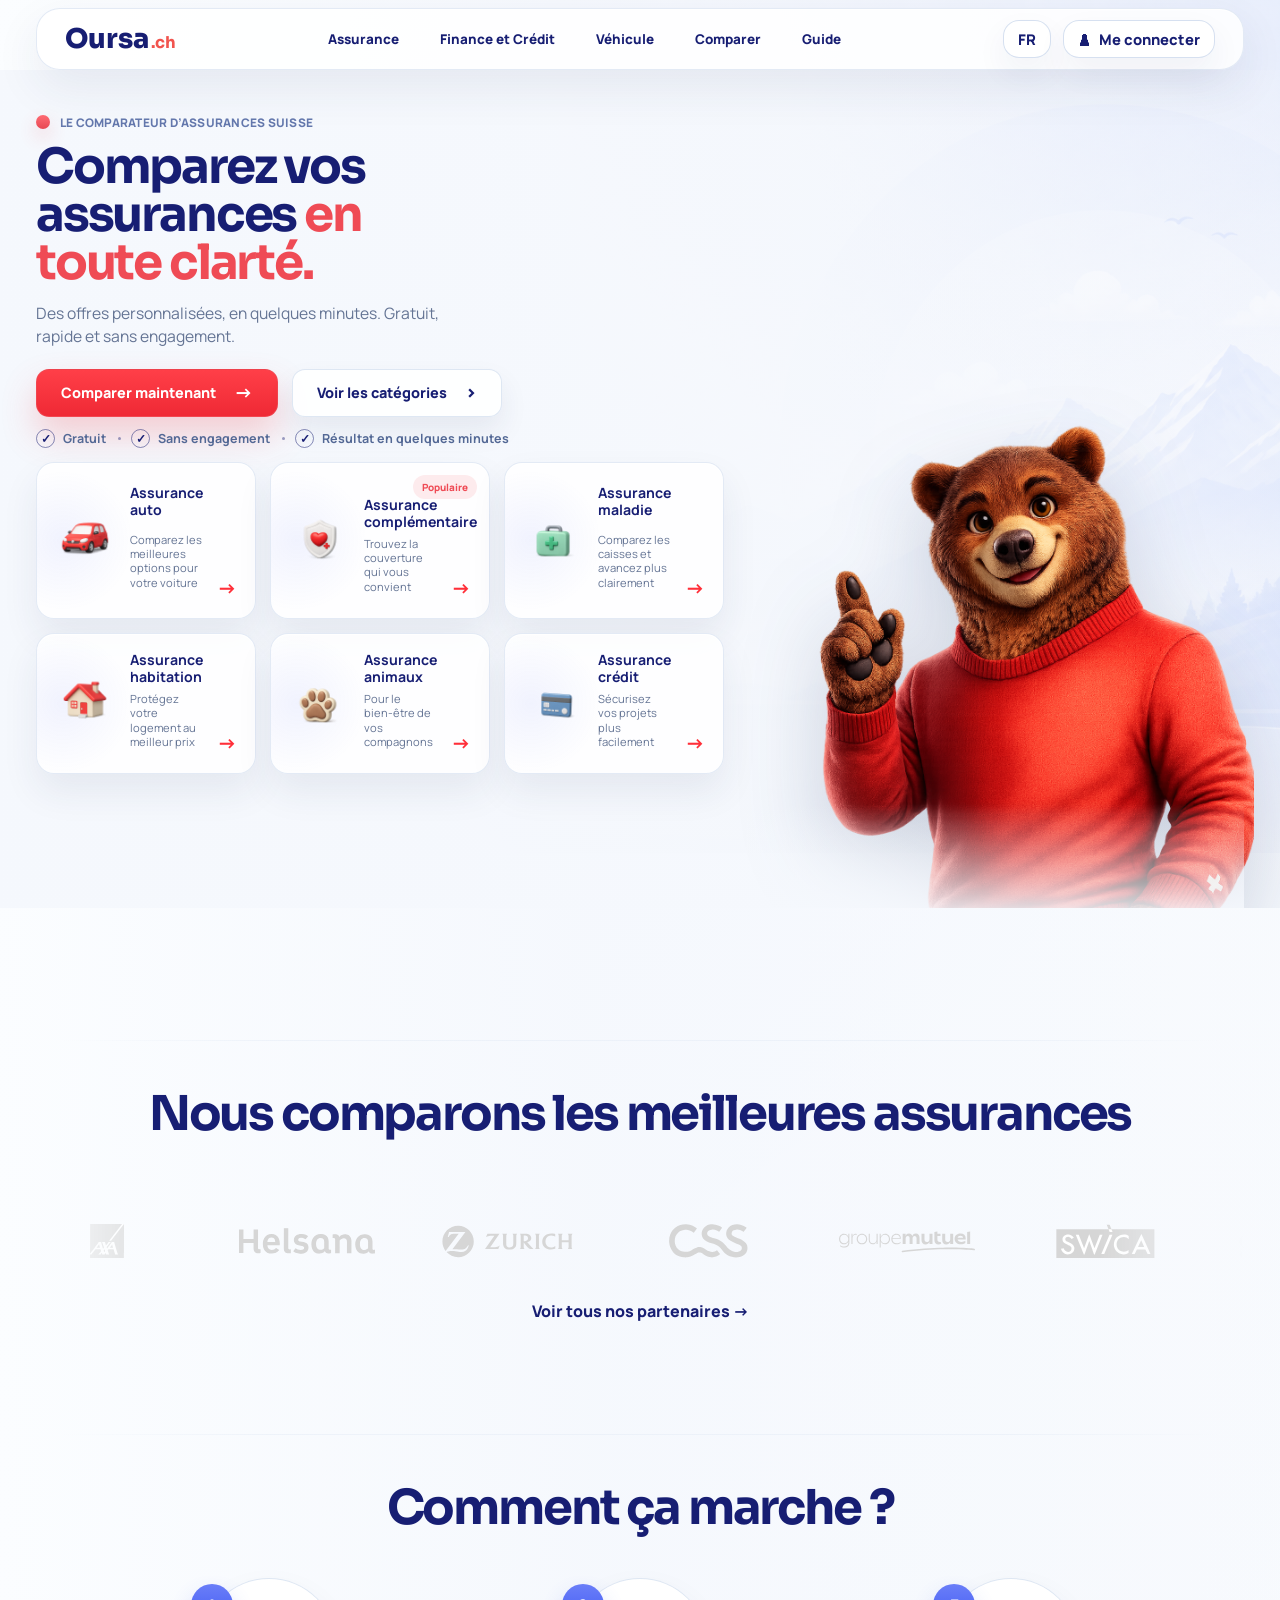
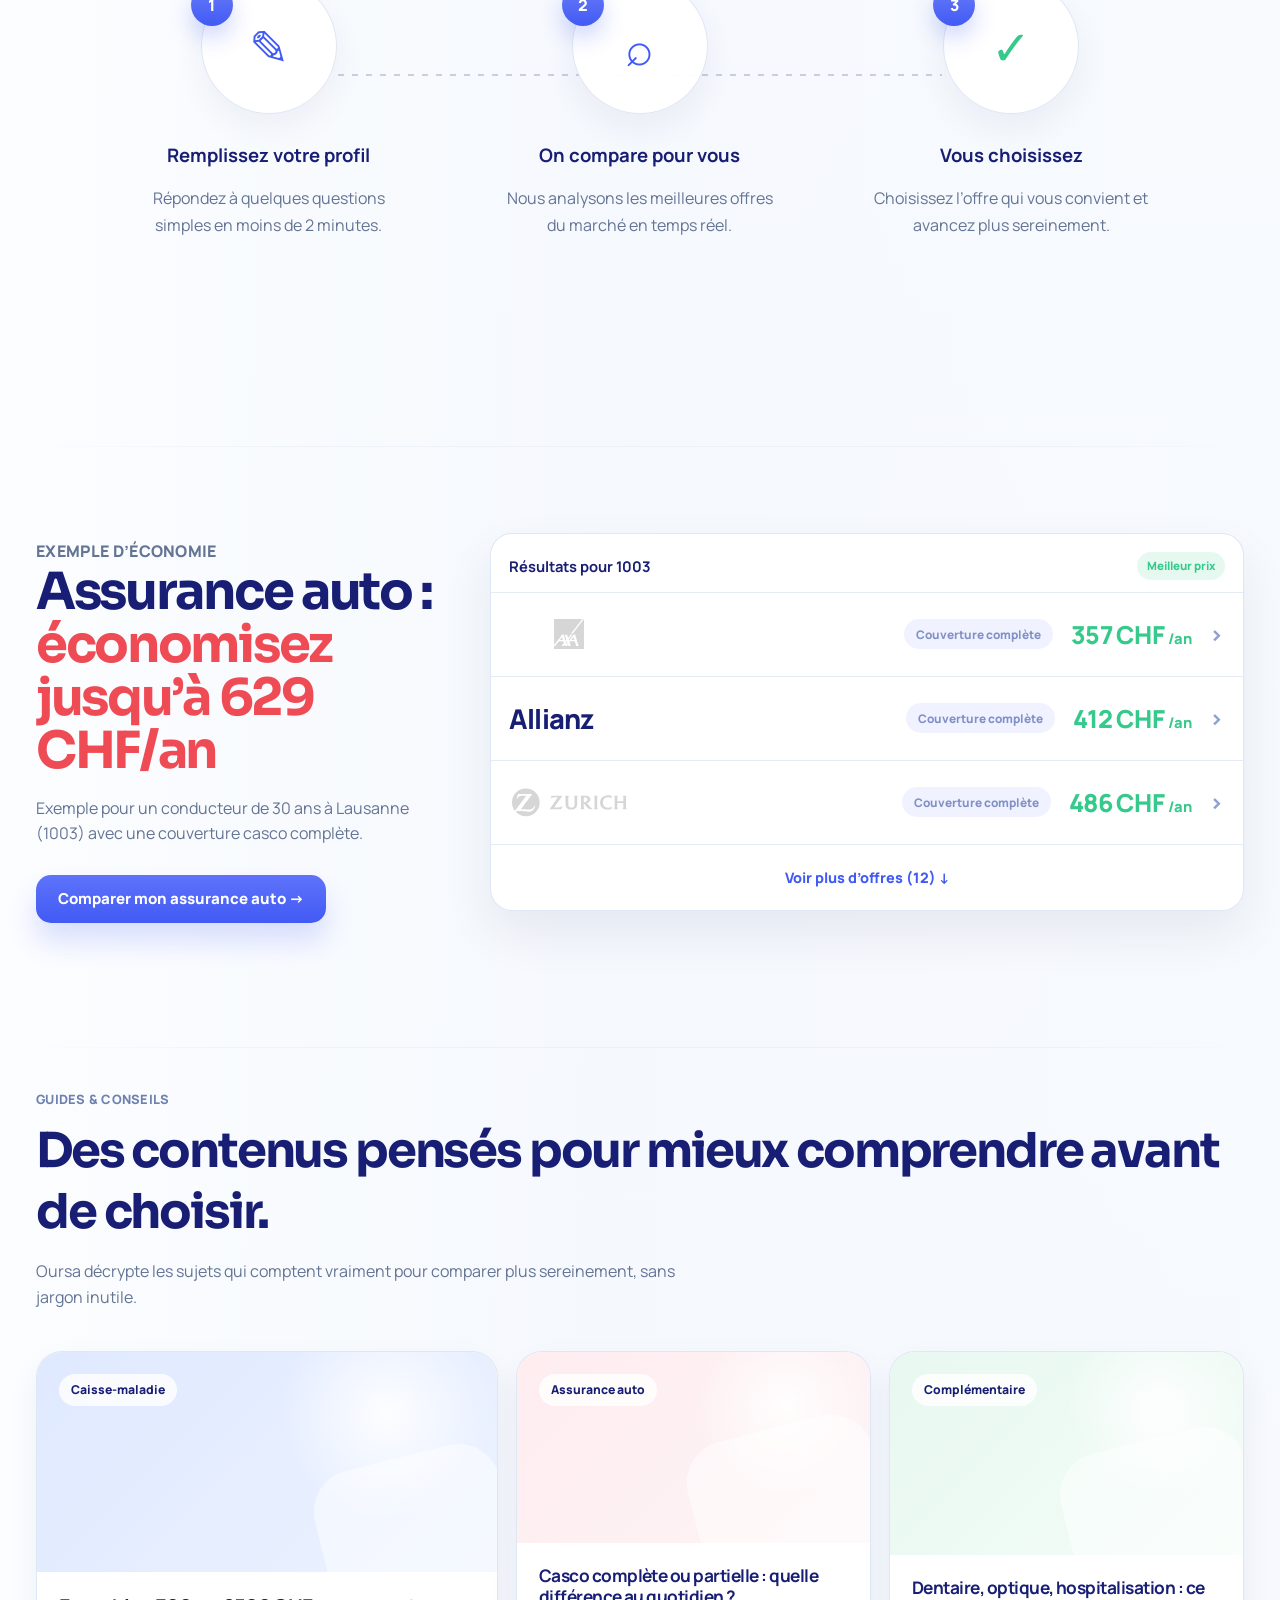
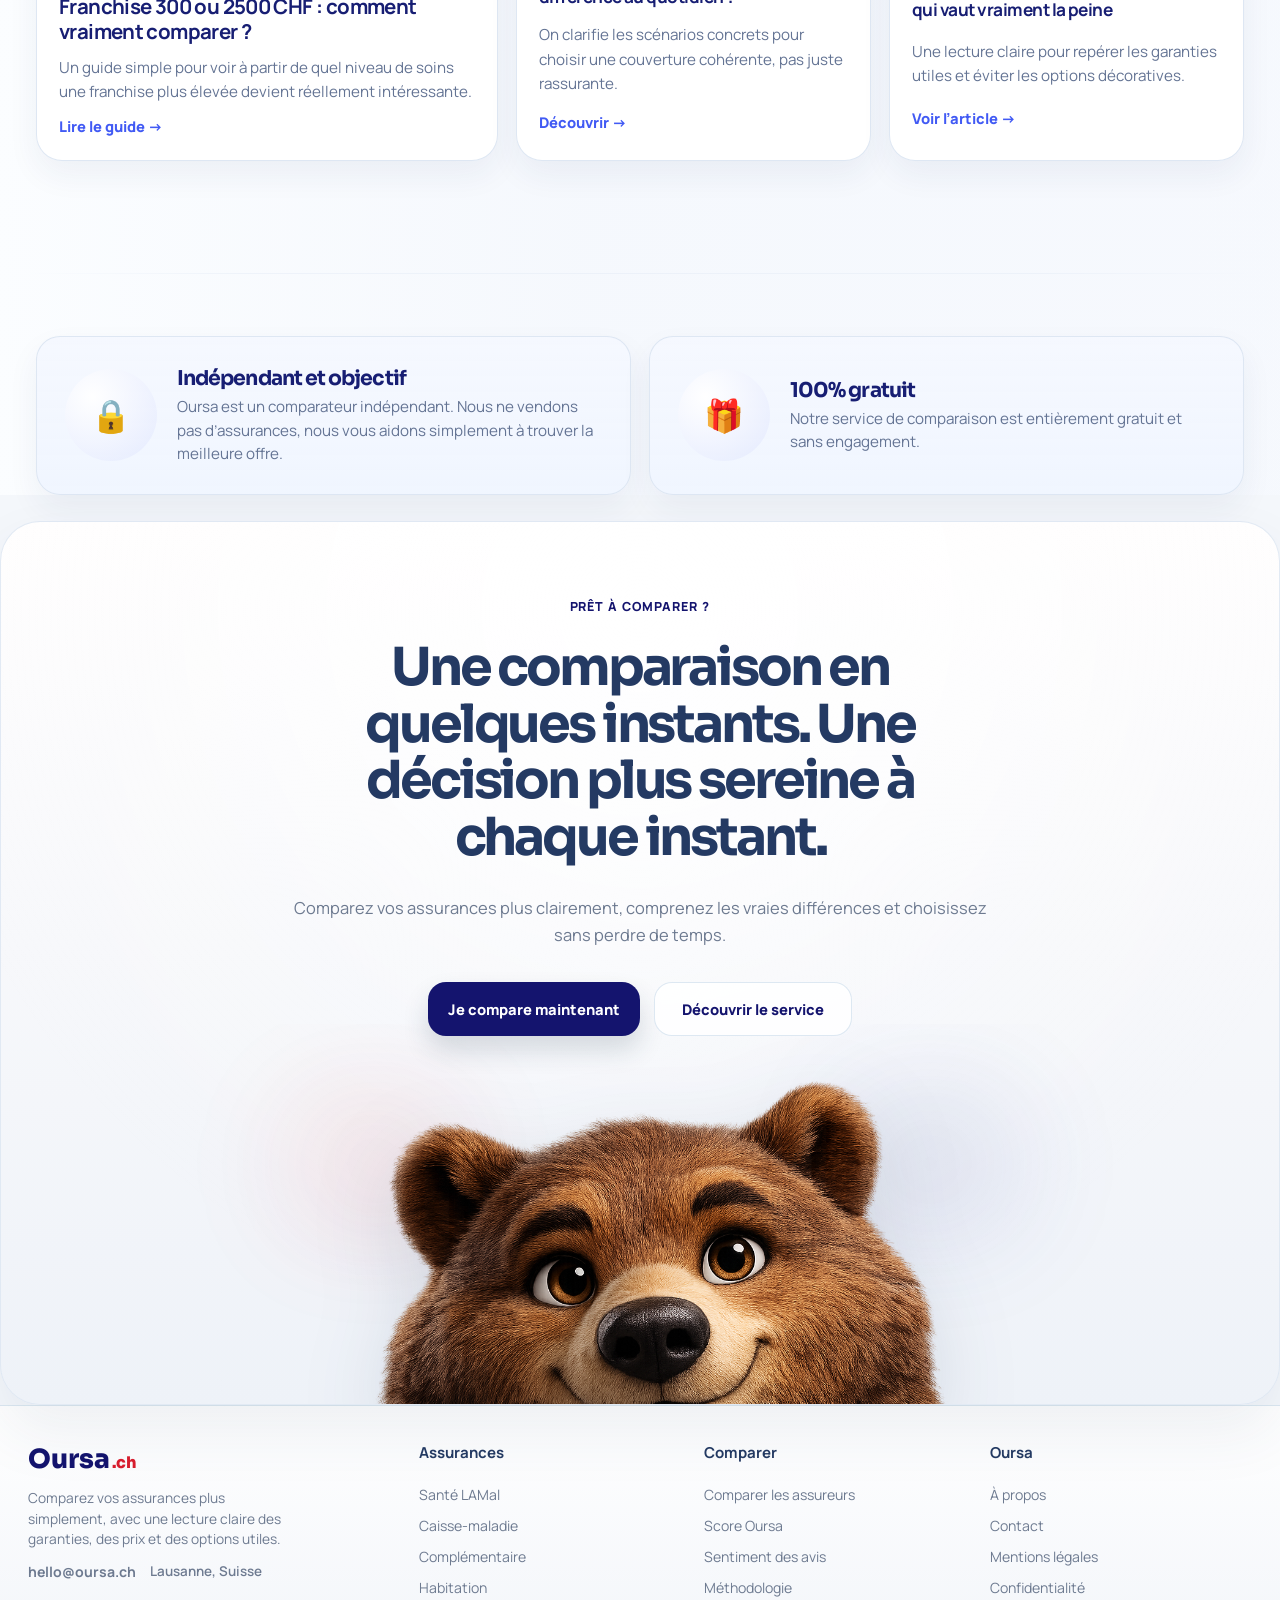
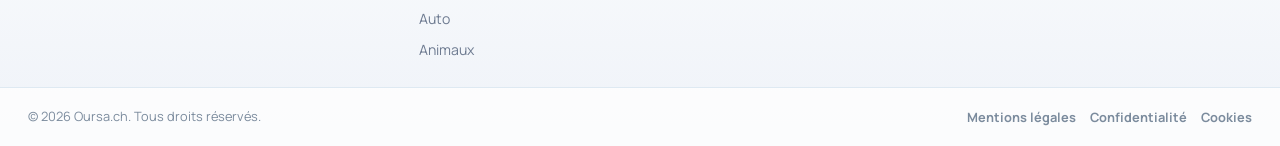
<file: concept-landing.html>
<!DOCTYPE html>
<html lang="fr">
  <head>
    <meta charset="UTF-8" />
    <meta name="viewport" content="width=device-width, initial-scale=1.0" />
    <title>Oursa.ch Concept | Comparateur assurance</title>
    <meta
      name="description"
      content="Concept alternatif Oursa.ch avec hero plus grand public, pensé pour tester une nouvelle direction de landing page."
    />
    <link rel="preconnect" href="https://fonts.googleapis.com" />
    <link rel="preconnect" href="https://fonts.gstatic.com" crossorigin />
    <link
      href="https://fonts.googleapis.com/css2?family=Manrope:wght@400;500;600;700;800&family=Sora:wght@600;700;800&display=swap"
      rel="stylesheet"
    />
    <link rel="stylesheet" href="concept-landing.css" />
  </head>
  <body>
    <div class="concept-page">
      <header class="concept-header">
        <div class="concept-header__inner">
          <a class="concept-brand" href="concept-landing.html" aria-label="Oursa.ch">
            <span class="concept-brand__wordmark">Oursa</span>
            <span class="concept-brand__tld">.ch</span>
          </a>

          <nav class="concept-nav concept-nav--panels" aria-label="Navigation principale">
            <div class="concept-nav__item">
              <a class="concept-nav__trigger" href="assurances.html">Assurance</a>
              <div class="concept-menu-panel concept-menu-panel--wide">
                <div class="concept-menu-panel__intro">
                  <span>Protections essentielles</span>
                  <h3>Les assurances à comparer en priorité.</h3>
                  <p>Une lecture claire des garanties, franchises et options utiles au quotidien.</p>
                </div>
                <div class="concept-menu-panel__grid">
                  <a class="concept-menu-link" href="assurances.html#complementaire">
                    <img src="icon-splits-test/complementaire-dynamic.png" alt="" />
                    <span><strong>Complémentaire</strong><small>Ce qui complète vraiment.</small></span>
                  </a>
                  <a class="concept-menu-link" href="assurances.html#maladie">
                    <img src="icon-splits-test/caisse-maladie-dynamic.png" alt="" />
                    <span><strong>Caisse-maladie</strong><small>Prime, modèle et franchise.</small></span>
                  </a>
                  <a class="concept-menu-link" href="assurances.html#habitation">
                    <img src="icon-splits-test/habitation-dynamic.png" alt="" />
                    <span><strong>Habitation</strong><small>Protéger son logement.</small></span>
                  </a>
                  <a class="concept-menu-link" href="assurances.html#animaux">
                    <img src="icon-splits-test/animaux-dynamic.png" alt="" />
                    <span><strong>Animaux</strong><small>Pour chiens et chats.</small></span>
                  </a>
                  <a class="concept-menu-link" href="guides.html">
                    <span class="concept-menu-link__symbol">+</span>
                    <span><strong>Conseils assurance</strong><small>Comprendre avant de choisir.</small></span>
                  </a>
                </div>
              </div>
            </div>

            <div class="concept-nav__item">
              <a class="concept-nav__trigger" href="assurances.html#credit">Finance et Crédit</a>
              <div class="concept-menu-panel">
                <div class="concept-menu-panel__intro">
                  <span>Budget & projets</span>
                  <h3>Voyez le coût réel avant de vous engager.</h3>
                  <p>Des repères simples pour lire les mensualités, garanties et frais importants.</p>
                </div>
                <div class="concept-menu-panel__list">
                  <a href="assurances.html#credit">
                    <img class="concept-menu-list-icon" src="icon-splits-test/credit-dynamic.png" alt="" />
                    <span><strong>Assurance crédit</strong><small>Sécurisez vos projets plus facilement.</small></span>
                  </a>
                  <a href="comparer.html">
                    <span class="concept-menu-list-icon concept-menu-list-icon--compare">↔</span>
                    <span><strong>Comparer les offres</strong><small>Score Oursa, avis et critères utiles.</small></span>
                  </a>
                  <a href="guides.html">
                    <span class="concept-menu-list-icon concept-menu-list-icon--guide">□</span>
                    <span><strong>Guides budget</strong><small>Les points à lire avant de signer.</small></span>
                  </a>
                </div>
              </div>
            </div>

            <div class="concept-nav__item">
              <a class="concept-nav__trigger" href="assurances.html#auto">Véhicule</a>
              <div class="concept-menu-panel">
                <div class="concept-menu-panel__intro">
                  <span>Mobilité</span>
                  <h3>Comparez ce qui protège vraiment vos trajets.</h3>
                  <p>Assurance auto, options utiles et garanties à ne pas regarder trop vite.</p>
                </div>
                <div class="concept-menu-panel__list">
                  <a href="assurances.html#auto">
                    <img class="concept-menu-list-icon" src="icon-splits-test/auto-dynamic.png" alt="" />
                    <span><strong>Assurance auto</strong><small>Prix, casco, responsabilité civile et franchise.</small></span>
                  </a>
                  <a href="guides.html">
                    <span class="concept-menu-list-icon concept-menu-list-icon--guide">□</span>
                    <span><strong>Guides véhicule</strong><small>Comprendre les garanties avant de comparer.</small></span>
                  </a>
                  <a href="comparer.html">
                    <span class="concept-menu-list-icon concept-menu-list-icon--compare">↗</span>
                    <span><strong>Lancer une comparaison</strong><small>Un parcours simple et rapide.</small></span>
                  </a>
                </div>
              </div>
            </div>

            <div class="concept-nav__item">
              <a class="concept-nav__trigger" href="comparer.html">Comparer</a>
              <div class="concept-menu-panel">
                <div class="concept-menu-panel__intro">
                  <span>Score Oursa</span>
                  <h3>Une page dédiée pour comparer sans bruit.</h3>
                  <p>Sélectionnez deux assureurs et voyez les écarts utiles en un coup d’œil.</p>
                </div>
                <div class="concept-menu-panel__list">
                  <a href="comparer.html#compare-reviews">
                    <span class="concept-menu-list-icon concept-menu-list-icon--score">★</span>
                    <span><strong>Comparateur + avis</strong><small>Score, sentiment et critères.</small></span>
                  </a>
                  <a href="comparer.html#compare-methodology">
                    <span class="concept-menu-list-icon concept-menu-list-icon--method">≡</span>
                    <span><strong>Méthodologie</strong><small>Comprendre la logique du score.</small></span>
                  </a>
                  <a href="fonctionnement.html">
                    <span class="concept-menu-list-icon concept-menu-list-icon--steps">3</span>
                    <span><strong>Comment ça marche</strong><small>Le parcours Oursa étape par étape.</small></span>
                  </a>
                </div>
              </div>
            </div>

            <div class="concept-nav__item">
              <a class="concept-nav__trigger" href="guides.html">Guide</a>
              <div class="concept-menu-panel concept-menu-panel--right">
                <div class="concept-menu-panel__intro">
                  <span>Conseils</span>
                  <h3>Des contenus utiles avant de choisir.</h3>
                  <p>Des guides courts, lisibles et pensés pour éviter les mauvaises surprises.</p>
                </div>
                <div class="concept-menu-panel__list">
                  <a href="guides.html">
                    <span class="concept-menu-list-icon concept-menu-list-icon--guide">□</span>
                    <span><strong>Bibliothèque</strong><small>Tous les guides Oursa.</small></span>
                  </a>
                  <a href="guides.html#guides-library">
                    <span class="concept-menu-list-icon concept-menu-list-icon--article">✦</span>
                    <span><strong>Articles récents</strong><small>Caisse-maladie, auto, habitation.</small></span>
                  </a>
                  <a href="fonctionnement.html">
                    <span class="concept-menu-list-icon concept-menu-list-icon--method">?</span>
                    <span><strong>Fonctionnement</strong><small>Comprendre la méthode Oursa.</small></span>
                  </a>
                </div>
              </div>
            </div>
          </nav>

          <div class="concept-header__actions">
            <button class="concept-language" type="button" aria-label="Choisir la langue">FR</button>
            <a class="concept-login" href="comparer.html">Me connecter</a>
          </div>
        </div>
      </header>

      <main>
        <section class="concept-hero" id="hero">
          <div class="concept-hero__inner">
            <div class="concept-hero__copy">
              <p class="concept-eyebrow">
                <span class="concept-eyebrow__dot"></span>
                Le comparateur d’assurances suisse
              </p>
              <h1>
                Comparez vos assurances
                <span>en toute clarté.</span>
              </h1>
              <p class="concept-hero__lead">
                Des offres personnalisées, en quelques minutes.
                Gratuit, rapide et sans engagement.
              </p>

              <div class="concept-hero__actions" aria-label="Actions principales">
                <a class="concept-hero__button concept-hero__button--primary" href="comparer.html">
                  Comparer maintenant
                  <span>→</span>
                </a>
                <a class="concept-hero__button concept-hero__button--secondary" href="#categories">
                  Voir les catégories
                  <span>›</span>
                </a>
              </div>

              <div class="concept-hero__proof" aria-label="Avantages Oursa">
                <span>Gratuit</span>
                <span>Sans engagement</span>
                <span>Résultat en quelques minutes</span>
              </div>

              <div class="concept-tiles" id="categories" aria-label="Univers d'assurance">
                <a class="concept-tile" href="comparer.html">
                  <img src="icon-splits-test/auto-dynamic.png" alt="" aria-hidden="true" />
                  <strong>Assurance auto</strong>
                  <span>Comparez les meilleures options pour votre voiture</span>
                  <em>→</em>
                </a>
                <a class="concept-tile concept-tile--popular" href="comparer.html">
                  <img src="icon-splits-test/complementaire-dynamic.png" alt="" aria-hidden="true" />
                  <small class="concept-tile__badge">Populaire</small>
                  <strong>Assurance complémentaire</strong>
                  <span>Trouvez la couverture qui vous convient</span>
                  <em>→</em>
                </a>
                <a class="concept-tile" href="comparer.html">
                  <img src="icon-splits-test/caisse-maladie-dynamic.png" alt="" aria-hidden="true" />
                  <strong>Assurance maladie</strong>
                  <span>Comparez les caisses et avancez plus clairement</span>
                  <em>→</em>
                </a>
                <a class="concept-tile" href="comparer.html">
                  <img src="icon-splits-test/habitation-dynamic.png" alt="" aria-hidden="true" />
                  <strong>Assurance habitation</strong>
                  <span>Protégez votre logement au meilleur prix</span>
                  <em>→</em>
                </a>
                <a class="concept-tile" href="comparer.html">
                  <img src="icon-splits-test/animaux-dynamic.png" alt="" aria-hidden="true" />
                  <strong>Assurance animaux</strong>
                  <span>Pour le bien-être de vos compagnons</span>
                  <em>→</em>
                </a>
                <a class="concept-tile" href="comparer.html">
                  <img src="icon-splits-test/credit-dynamic.png" alt="" aria-hidden="true" />
                  <strong>Assurance crédit</strong>
                  <span>Sécurisez vos projets plus facilement</span>
                  <em>→</em>
                </a>
              </div>
            </div>

            <div class="concept-hero__visual" aria-hidden="true">
              <img class="concept-hero__bear" src="oursa-bear-hero.png" alt="" />
            </div>
          </div>
        </section>

        <section class="concept-partners">
          <div class="concept-section-head">
            <h2>Nous comparons les meilleures assurances</h2>
          </div>
          <div class="concept-partners__carousel" aria-label="Partenaires assurances">
            <div class="concept-partners__track">
              <div class="concept-partners__logos">
                <img src="Axa.svg" alt="AXA" />
                <img src="Helsana.svg" alt="Helsana" />
                <img src="Zurich.svg" alt="Zurich" />
                <img src="css.svg" alt="CSS" />
                <img src="Groupemutuel.svg" alt="Groupe Mutuel" />
                <img src="Swica.svg" alt="SWICA" />
                <img src="sanitas.svg" alt="Sanitas" />
              </div>
              <div class="concept-partners__logos" aria-hidden="true">
                <img src="Axa.svg" alt="" />
                <img src="Helsana.svg" alt="" />
                <img src="Zurich.svg" alt="" />
                <img src="css.svg" alt="" />
                <img src="Groupemutuel.svg" alt="" />
                <img src="Swica.svg" alt="" />
                <img src="sanitas.svg" alt="" />
              </div>
            </div>
          </div>
          <a class="concept-link" href="comparer.html">Voir tous nos partenaires →</a>
        </section>

        <section class="concept-steps">
          <div class="concept-section-head">
            <h2>Comment ça marche&nbsp;?</h2>
          </div>
          <div class="concept-steps__grid">
            <article class="concept-step">
              <span class="concept-step__badge">1</span>
              <div class="concept-step__circle">✎</div>
              <h3>Remplissez votre profil</h3>
              <p>Répondez à quelques questions simples en moins de 2 minutes.</p>
            </article>
            <article class="concept-step">
              <span class="concept-step__badge">2</span>
              <div class="concept-step__circle">⌕</div>
              <h3>On compare pour vous</h3>
              <p>Nous analysons les meilleures offres du marché en temps réel.</p>
            </article>
            <article class="concept-step">
              <span class="concept-step__badge">3</span>
              <div class="concept-step__circle concept-step__circle--green">✓</div>
              <h3>Vous choisissez</h3>
              <p>Choisissez l’offre qui vous convient et avancez plus sereinement.</p>
            </article>
          </div>
        </section>

        <section class="concept-savings">
          <div class="concept-savings__inner">
            <div class="concept-savings__copy">
              <p class="concept-savings__eyebrow">Exemple d’économie</p>
              <h2>
                Assurance auto :
                <span>économisez jusqu’à 629 CHF/an</span>
              </h2>
              <p>
                Exemple pour un conducteur de 30 ans à Lausanne (1003)
                avec une couverture casco complète.
              </p>
              <a class="concept-savings__cta" href="comparer.html">Comparer mon assurance auto →</a>
            </div>

            <div class="concept-savings__card" aria-label="Exemple de résultats de comparaison">
              <div class="concept-savings__card-head">
                <strong>Résultats pour 1003</strong>
                <span>Meilleur prix</span>
              </div>

              <article class="concept-offer-row">
                <div class="concept-offer-row__brand">
                  <img src="Axa.svg" alt="AXA" />
                </div>
                <div class="concept-offer-row__badge">Couverture complète</div>
                <div class="concept-offer-row__price">357 CHF <small>/an</small></div>
                <div class="concept-offer-row__arrow">›</div>
              </article>

              <article class="concept-offer-row">
                <div class="concept-offer-row__brand concept-offer-row__brand--text">
                  <strong>Allianz</strong>
                </div>
                <div class="concept-offer-row__badge">Couverture complète</div>
                <div class="concept-offer-row__price">412 CHF <small>/an</small></div>
                <div class="concept-offer-row__arrow">›</div>
              </article>

              <article class="concept-offer-row">
                <div class="concept-offer-row__brand">
                  <img src="Zurich.svg" alt="Zurich" />
                </div>
                <div class="concept-offer-row__badge">Couverture complète</div>
                <div class="concept-offer-row__price">486 CHF <small>/an</small></div>
                <div class="concept-offer-row__arrow">›</div>
              </article>

              <a class="concept-savings__more" href="comparer.html">Voir plus d’offres (12) ↓</a>
            </div>
          </div>
        </section>

        <section class="concept-blog">
          <div class="concept-blog__inner">
            <div class="concept-section-head concept-section-head--left">
              <p class="concept-blog__eyebrow">Guides & conseils</p>
              <h2>Des contenus pensés pour mieux comprendre avant de choisir.</h2>
              <p class="concept-blog__lead">
                Oursa décrypte les sujets qui comptent vraiment pour comparer plus sereinement,
                sans jargon inutile.
              </p>
            </div>

            <div class="concept-blog__grid">
              <article class="concept-blog-card concept-blog-card--featured">
                <div class="concept-blog-card__visual concept-blog-card__visual--blue">
                  <span class="concept-blog-card__tag">Caisse-maladie</span>
                  <div class="concept-blog-card__shape"></div>
                </div>
                <div class="concept-blog-card__content">
                  <strong>Franchise 300 ou 2500 CHF : comment vraiment comparer ?</strong>
                  <p>
                    Un guide simple pour voir à partir de quel niveau de soins une franchise plus élevée
                    devient réellement intéressante.
                  </p>
                  <a href="guides.html">Lire le guide →</a>
                </div>
              </article>

              <article class="concept-blog-card">
                <div class="concept-blog-card__visual concept-blog-card__visual--red">
                  <span class="concept-blog-card__tag">Assurance auto</span>
                  <div class="concept-blog-card__shape"></div>
                </div>
                <div class="concept-blog-card__content">
                  <strong>Casco complète ou partielle : quelle différence au quotidien ?</strong>
                  <p>
                    On clarifie les scénarios concrets pour choisir une couverture cohérente, pas juste rassurante.
                  </p>
                  <a href="guides.html">Découvrir →</a>
                </div>
              </article>

              <article class="concept-blog-card">
                <div class="concept-blog-card__visual concept-blog-card__visual--green">
                  <span class="concept-blog-card__tag">Complémentaire</span>
                  <div class="concept-blog-card__shape"></div>
                </div>
                <div class="concept-blog-card__content">
                  <strong>Dentaire, optique, hospitalisation : ce qui vaut vraiment la peine</strong>
                  <p>
                    Une lecture claire pour repérer les garanties utiles et éviter les options décoratives.
                  </p>
                  <a href="guides.html">Voir l’article →</a>
                </div>
              </article>
            </div>
          </div>
        </section>

        <section class="concept-values" id="about">
          <div class="concept-values__inner">
            <article class="concept-value-card">
              <div class="concept-value-card__icon">🔒</div>
              <div>
                <h3>Indépendant et objectif</h3>
                <p>
                  Oursa est un comparateur indépendant. Nous ne vendons pas d’assurances,
                  nous vous aidons simplement à trouver la meilleure offre.
                </p>
              </div>
            </article>
            <article class="concept-value-card">
              <div class="concept-value-card__icon">🎁</div>
              <div>
                <h3>100% gratuit</h3>
                <p>
                  Notre service de comparaison est entièrement gratuit et sans engagement.
                </p>
              </div>
            </article>
          </div>
        </section>

        <section class="compare-section compare-section--cta">
          <div class="compare-section__inner">
            <div class="compare-cta-showcase">
              <div class="compare-cta-showcase__content">
                <p>Prêt à comparer ?</p>
                <h2>Une comparaison en quelques instants. Une décision plus sereine à chaque instant.</h2>
                <div class="compare-cta-showcase__lead">
                  <p>Comparez vos assurances plus clairement, comprenez les vraies différences et choisissez sans perdre de temps.</p>
                </div>
                <div class="compare-cta-showcase__actions">
                  <a class="compare-button" href="comparer.html">Je compare maintenant</a>
                  <a class="compare-button compare-button--ghost" href="fonctionnement.html">Découvrir le service</a>
                </div>
              </div>

              <div class="compare-cta-showcase__visual" aria-hidden="true">
                <div class="compare-cta-showcase__glow compare-cta-showcase__glow--left"></div>
                <div class="compare-cta-showcase__glow compare-cta-showcase__glow--right"></div>
                <div class="compare-cta-showcase__peek">
                  <img class="compare-cta-showcase__bear-image" src="oursa-bear-peek-footer.png" alt="" decoding="async" />
                </div>
              </div>
            </div>
          </div>
        </section>
      </main>

      <footer class="compare-footer">
        <div class="compare-footer__inner">
          <div class="compare-footer__brand">
            <a class="compare-brand" href="concept-landing.html" aria-label="Oursa.ch">
              <span class="compare-brand__wordmark">Oursa</span>
              <span class="compare-brand__tld">.ch</span>
            </a>
            <p>Comparez vos assurances plus simplement, avec une lecture claire des garanties, des prix et des options utiles.</p>
            <div class="compare-footer__contact">
              <a href="mailto:hello@oursa.ch">hello@oursa.ch</a>
              <span>Lausanne, Suisse</span>
            </div>
          </div>

          <div class="compare-footer__column">
            <h3>Assurances</h3>
            <a href="assurances.html#maladie">Santé LAMal</a>
            <a href="assurances.html#maladie">Caisse-maladie</a>
            <a href="assurances.html#complementaire">Complémentaire</a>
            <a href="assurances.html#habitation">Habitation</a>
            <a href="assurances.html#auto">Auto</a>
            <a href="assurances.html#animaux">Animaux</a>
          </div>

          <div class="compare-footer__column">
            <h3>Comparer</h3>
            <a href="comparer.html">Comparer les assureurs</a>
            <a href="comparer.html#compare-reviews">Score Oursa</a>
            <a href="comparer.html#compare-reviews">Sentiment des avis</a>
            <a href="comparer.html#compare-methodology">Méthodologie</a>
          </div>

          <div class="compare-footer__column">
            <h3>Oursa</h3>
            <a href="#about">À propos</a>
            <a href="#hero">Contact</a>
            <a href="#hero">Mentions légales</a>
            <a href="#hero">Confidentialité</a>
          </div>
        </div>

        <div class="compare-footer__bottom">
          <div class="compare-footer__bottom-inner">
            <p>© 2026 Oursa.ch. Tous droits réservés.</p>
            <div class="compare-footer__legal">
              <a href="#hero">Mentions légales</a>
              <a href="#hero">Confidentialité</a>
              <a href="#hero">Cookies</a>
            </div>
          </div>
        </div>
      </footer>
    </div>
  </body>
</html>
</file>
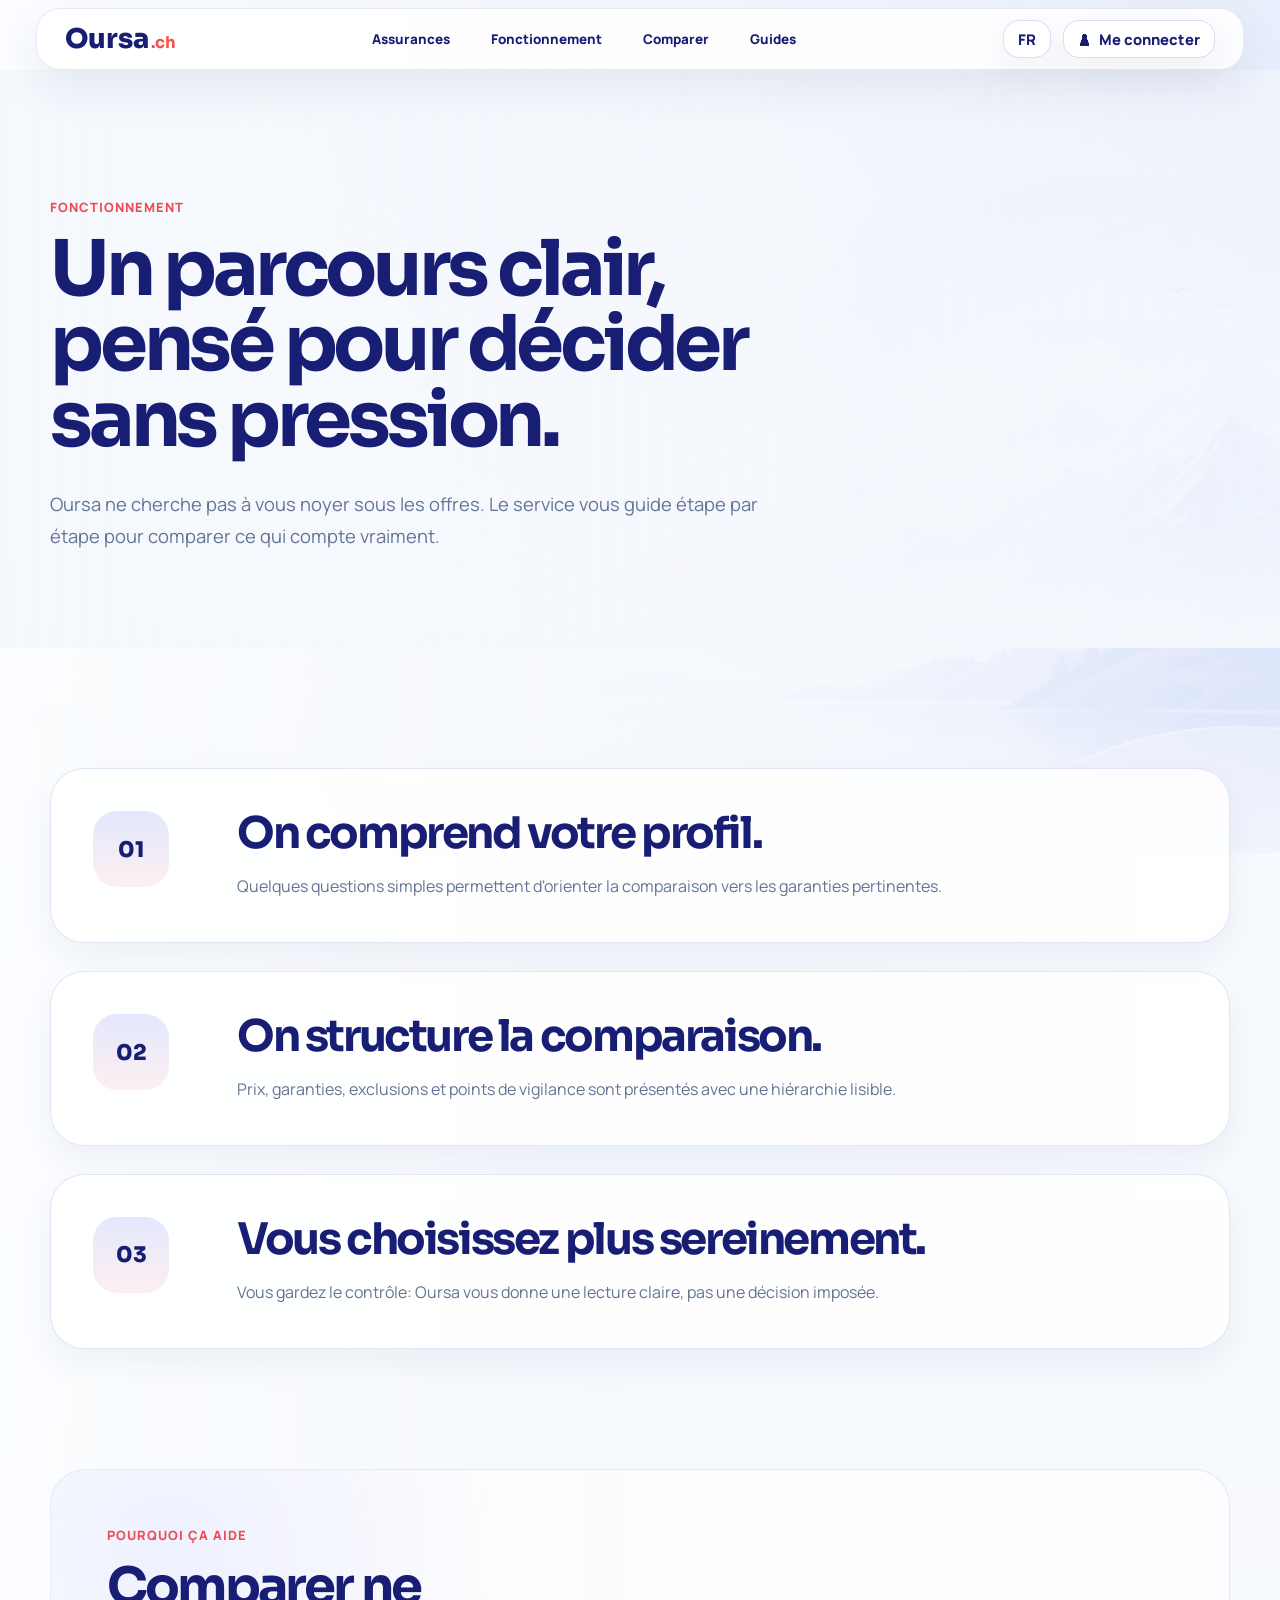
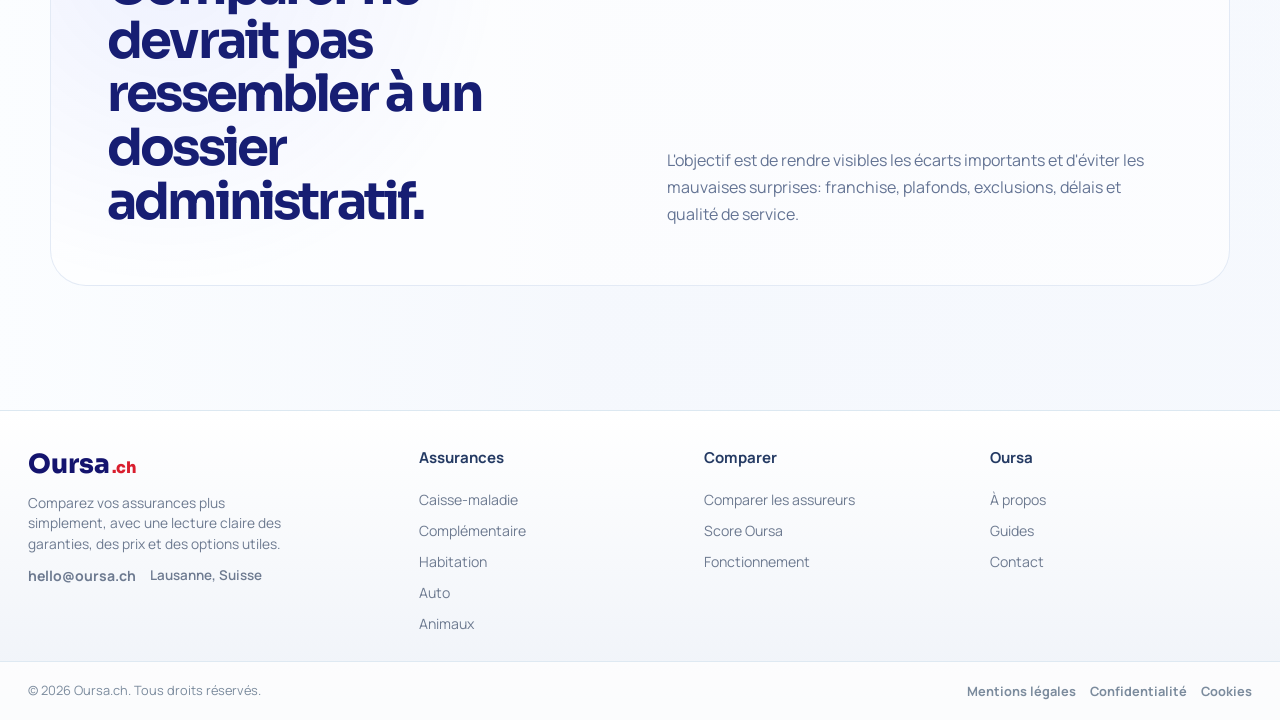
<file: fonctionnement.html>
<!DOCTYPE html>
<html lang="fr">
  <head>
    <meta charset="UTF-8" />
    <meta name="viewport" content="width=device-width, initial-scale=1.0" />
    <title>Oursa.ch | Comment fonctionne la comparaison</title>
    <meta
      name="description"
      content="Découvrez comment Oursa.ch structure la comparaison d'assurances: profil, analyse des offres et choix final."
    />
    <link rel="preconnect" href="https://fonts.googleapis.com" />
    <link rel="preconnect" href="https://fonts.gstatic.com" crossorigin />
    <link
      href="https://fonts.googleapis.com/css2?family=Manrope:wght@400;500;600;700;800&family=Sora:wght@600;700;800&display=swap"
      rel="stylesheet"
    />
    <link rel="stylesheet" href="concept-landing.css" />
  </head>
  <body>
    <div class="concept-page">
      <header class="concept-header">
        <div class="concept-header__inner">
          <a class="concept-brand" href="concept-landing.html" aria-label="Oursa.ch">
            <span class="concept-brand__wordmark">Oursa</span>
            <span class="concept-brand__tld">.ch</span>
          </a>

          <nav class="concept-nav concept-nav--panels" aria-label="Navigation principale">
            <div class="concept-nav__item">
              <a class="concept-nav__trigger" href="assurances.html">Assurances</a>
              <div class="concept-menu-panel concept-menu-panel--wide">
                <div class="concept-menu-panel__intro">
                  <span>Univers Oursa</span>
                  <h3>Comparez selon votre besoin.</h3>
                  <p>Des parcours courts, lisibles et adaptés au marché suisse.</p>
                </div>
                <div class="concept-menu-panel__grid">
                  <a class="concept-menu-link" href="assurances.html#auto"><img src="icon-splits-test/auto-dynamic.png" alt="" /><span><strong>Auto</strong><small>Garanties, franchise et prix.</small></span></a>
                  <a class="concept-menu-link" href="assurances.html#complementaire"><img src="icon-splits-test/complementaire-dynamic.png" alt="" /><span><strong>Complémentaire</strong><small>Ce qui complète vraiment.</small></span></a>
                  <a class="concept-menu-link" href="assurances.html#maladie"><img src="icon-splits-test/caisse-maladie-dynamic.png" alt="" /><span><strong>Caisse-maladie</strong><small>Prime, modèle et franchise.</small></span></a>
                  <a class="concept-menu-link" href="assurances.html#habitation"><img src="icon-splits-test/habitation-dynamic.png" alt="" /><span><strong>Habitation</strong><small>Protéger son logement.</small></span></a>
                  <a class="concept-menu-link" href="assurances.html#animaux"><img src="icon-splits-test/animaux-dynamic.png" alt="" /><span><strong>Animaux</strong><small>Pour chiens et chats.</small></span></a>
                  <a class="concept-menu-link" href="assurances.html#credit"><img src="icon-splits-test/credit-dynamic.png" alt="" /><span><strong>Crédit</strong><small>Comprendre le coût total.</small></span></a>
                </div>
              </div>
            </div>
            <div class="concept-nav__item">
              <a class="concept-nav__trigger" href="fonctionnement.html">Fonctionnement</a>
              <div class="concept-menu-panel">
                <div class="concept-menu-panel__intro">
                  <span>Méthode claire</span>
                  <h3>Un comparatif pensé pour décider.</h3>
                  <p>Oursa transforme vos besoins en lecture simple, sans jargon.</p>
                </div>
                <div class="concept-menu-panel__list">
                  <a href="fonctionnement.html#profil"><strong>1. Votre profil</strong><small>Quelques questions utiles, rien de superflu.</small></a>
                  <a href="fonctionnement.html#analyse"><strong>2. La comparaison</strong><small>Prix, garanties et critères au même endroit.</small></a>
                  <a href="fonctionnement.html#choix"><strong>3. Votre choix</strong><small>Vous avancez avec une lecture claire.</small></a>
                </div>
              </div>
            </div>
            <div class="concept-nav__item">
              <a class="concept-nav__trigger" href="comparer.html">Comparer</a>
              <div class="concept-menu-panel">
                <div class="concept-menu-panel__intro">
                  <span>Score Oursa</span>
                  <h3>Comparez deux assureurs sans bruit.</h3>
                  <p>Une page dédiée aux scores, critères et ressentis utilisateurs.</p>
                </div>
                <div class="concept-menu-panel__list">
                  <a href="comparer.html#compare-reviews"><strong>Comparateur + avis</strong><small>Score, sentiment et critères.</small></a>
                  <a href="comparer.html#compare-methodology"><strong>Méthodologie</strong><small>Comprendre comment les scores sont lus.</small></a>
                </div>
              </div>
            </div>
            <div class="concept-nav__item">
              <a class="concept-nav__trigger" href="guides.html">Guides</a>
              <div class="concept-menu-panel concept-menu-panel--right">
                <div class="concept-menu-panel__intro">
                  <span>Conseils</span>
                  <h3>Des guides pour comparer plus sereinement.</h3>
                  <p>Des contenus courts, utiles et pensés pour les décisions du quotidien.</p>
                </div>
                <div class="concept-menu-panel__list">
                  <a href="guides.html"><strong>Bibliothèque</strong><small>Tous les guides Oursa.</small></a>
                  <a href="guides.html#guides-library"><strong>Articles récents</strong><small>Caisse-maladie, auto, habitation.</small></a>
                </div>
              </div>
            </div>
          </nav>

          <div class="concept-header__actions">
            <button class="concept-language" type="button" aria-label="Choisir la langue">FR</button>
            <a class="concept-login" href="comparer.html">Me connecter</a>
          </div>
        </div>
      </header>

      <main class="concept-subpage-main">
        <section class="concept-page-hero concept-page-hero--method">
          <div class="concept-page-hero__inner">
            <p class="concept-page-kicker">Fonctionnement</p>
            <h1>Un parcours clair, pensé pour décider sans pression.</h1>
            <p>
              Oursa ne cherche pas à vous noyer sous les offres. Le service vous guide étape
              par étape pour comparer ce qui compte vraiment.
            </p>
          </div>
        </section>

        <section class="concept-page-section">
          <div class="concept-method-stack">
            <article class="concept-method-card" id="profil">
              <span>01</span>
              <div>
                <h2>On comprend votre profil.</h2>
                <p>Quelques questions simples permettent d'orienter la comparaison vers les garanties pertinentes.</p>
              </div>
            </article>
            <article class="concept-method-card" id="analyse">
              <span>02</span>
              <div>
                <h2>On structure la comparaison.</h2>
                <p>Prix, garanties, exclusions et points de vigilance sont présentés avec une hiérarchie lisible.</p>
              </div>
            </article>
            <article class="concept-method-card" id="choix">
              <span>03</span>
              <div>
                <h2>Vous choisissez plus sereinement.</h2>
                <p>Vous gardez le contrôle: Oursa vous donne une lecture claire, pas une décision imposée.</p>
              </div>
            </article>
          </div>
        </section>

        <section class="concept-page-section concept-page-section--soft">
          <div class="concept-page-split">
            <div>
              <p class="concept-page-kicker">Pourquoi ça aide</p>
              <h2>Comparer ne devrait pas ressembler à un dossier administratif.</h2>
            </div>
            <p>
              L'objectif est de rendre visibles les écarts importants et d'éviter les mauvaises surprises:
              franchise, plafonds, exclusions, délais et qualité de service.
            </p>
          </div>
        </section>
      </main>

      <footer class="compare-footer">
        <div class="compare-footer__inner">
          <div class="compare-footer__brand">
            <a class="compare-brand" href="concept-landing.html" aria-label="Oursa.ch"><span class="compare-brand__wordmark">Oursa</span><span class="compare-brand__tld">.ch</span></a>
            <p>Comparez vos assurances plus simplement, avec une lecture claire des garanties, des prix et des options utiles.</p>
            <div class="compare-footer__contact"><a href="mailto:hello@oursa.ch">hello@oursa.ch</a><span>Lausanne, Suisse</span></div>
          </div>
          <div class="compare-footer__column"><h3>Assurances</h3><a href="assurances.html#maladie">Caisse-maladie</a><a href="assurances.html#complementaire">Complémentaire</a><a href="assurances.html#habitation">Habitation</a><a href="assurances.html#auto">Auto</a><a href="assurances.html#animaux">Animaux</a></div>
          <div class="compare-footer__column"><h3>Comparer</h3><a href="comparer.html">Comparer les assureurs</a><a href="comparer.html#compare-reviews">Score Oursa</a><a href="fonctionnement.html">Fonctionnement</a></div>
          <div class="compare-footer__column"><h3>Oursa</h3><a href="concept-landing.html#about">À propos</a><a href="guides.html">Guides</a><a href="concept-landing.html#hero">Contact</a></div>
        </div>
        <div class="compare-footer__bottom">
          <div class="compare-footer__bottom-inner">
            <p>© 2026 Oursa.ch. Tous droits réservés.</p>
            <div class="compare-footer__legal"><a href="concept-landing.html#hero">Mentions légales</a><a href="concept-landing.html#hero">Confidentialité</a><a href="concept-landing.html#hero">Cookies</a></div>
          </div>
        </div>
      </footer>
    </div>
  </body>
</html>
</file>
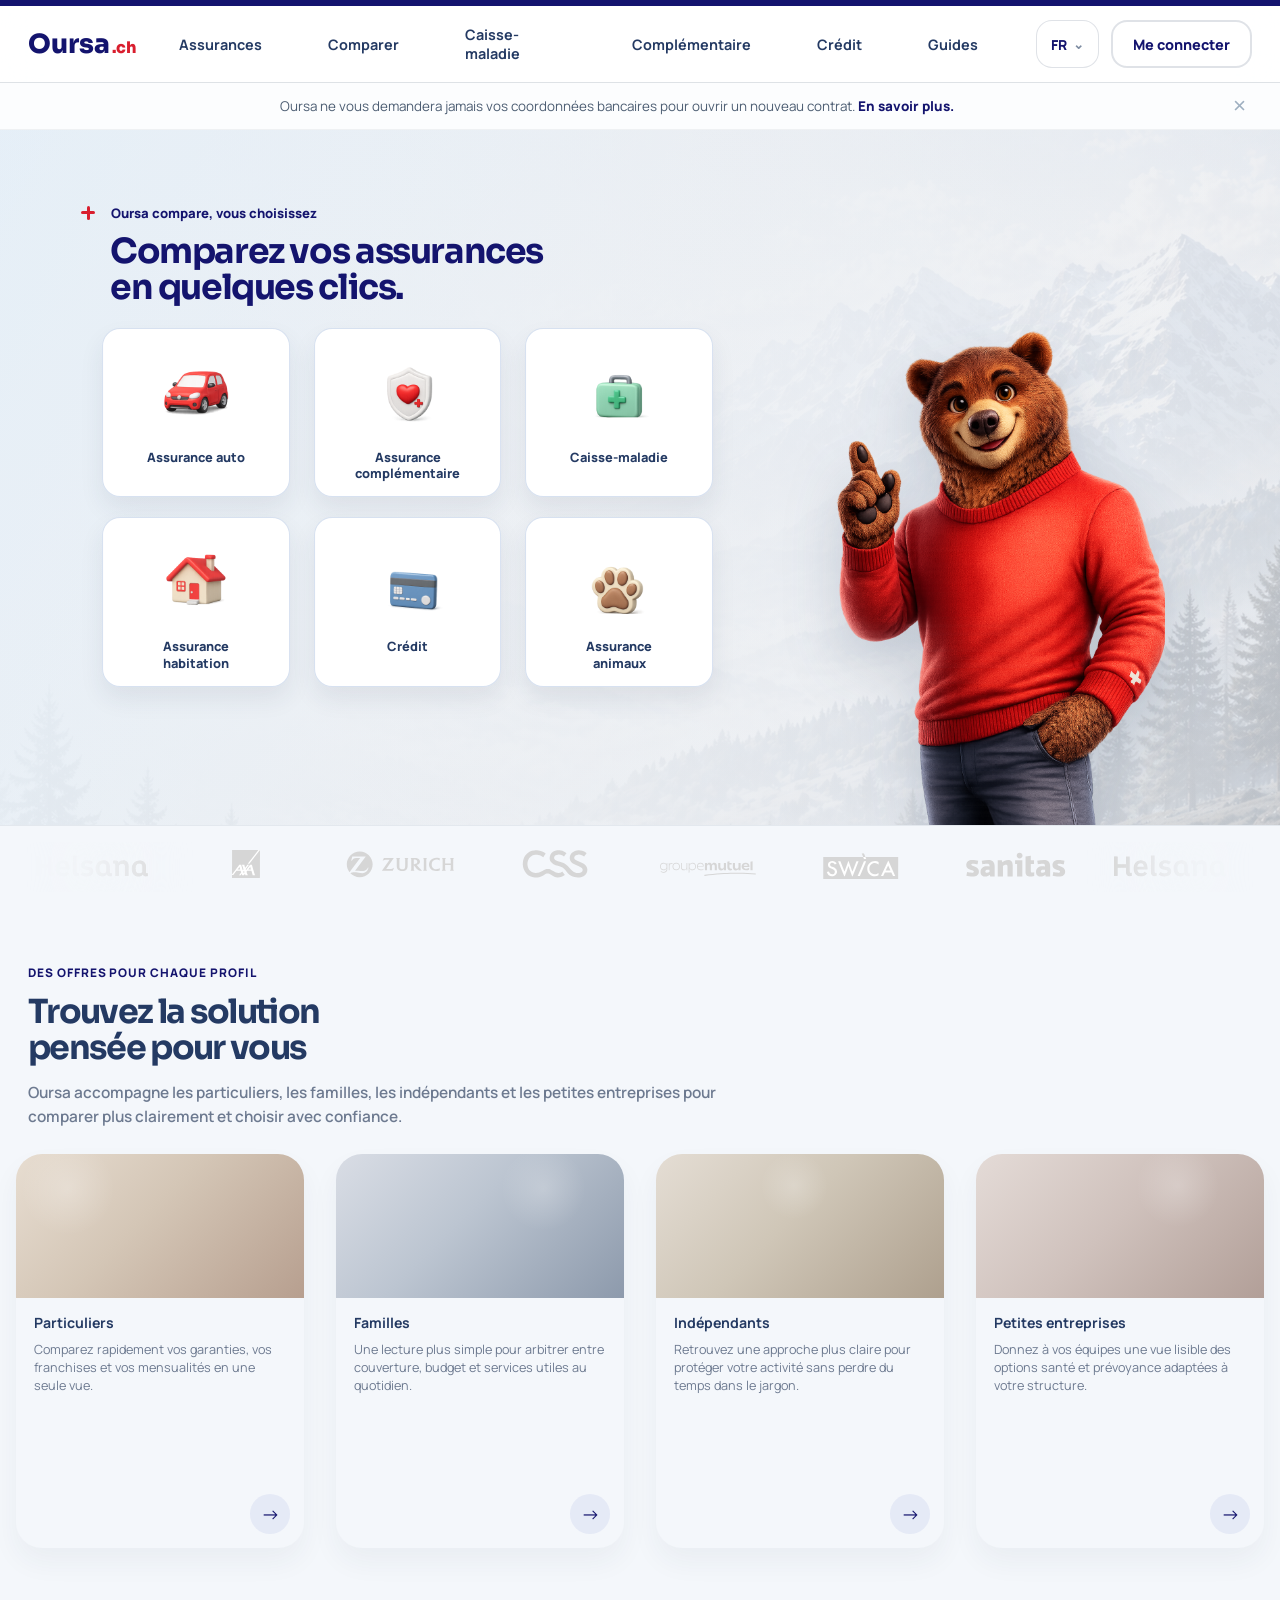
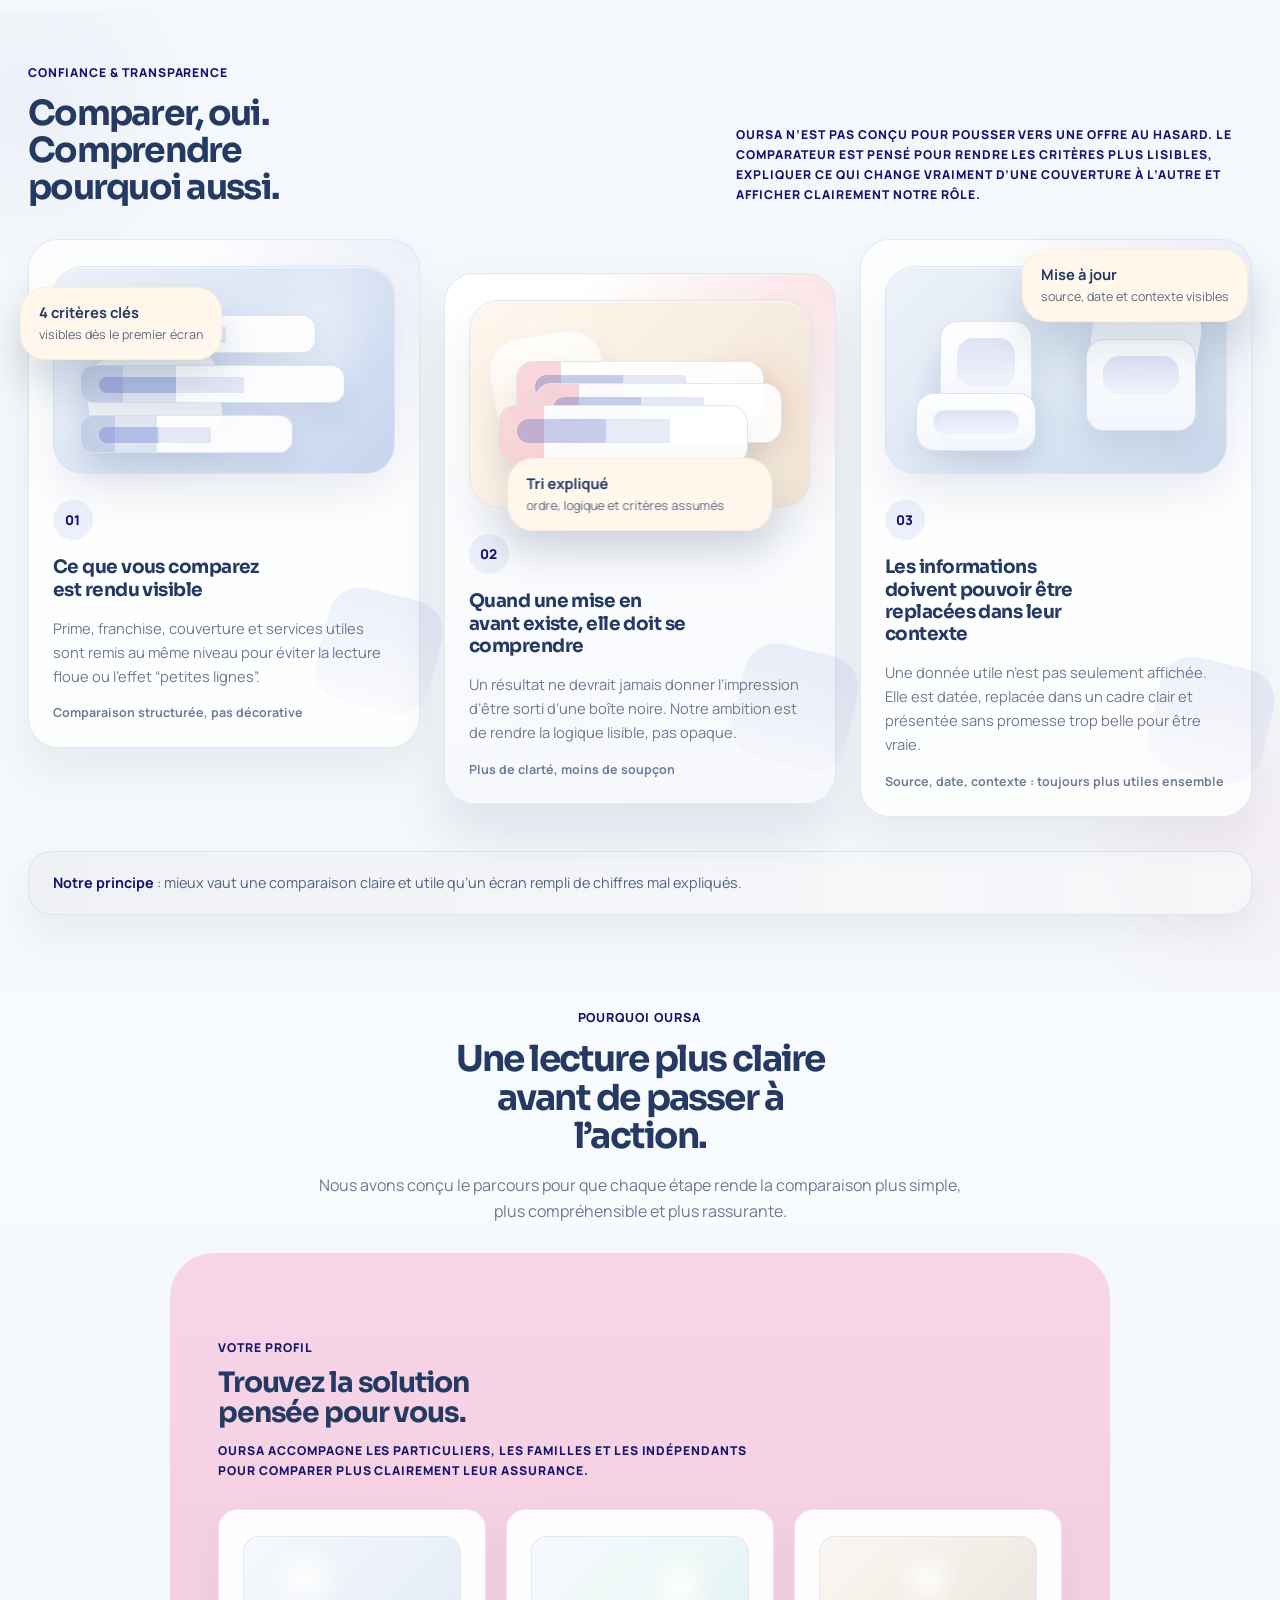
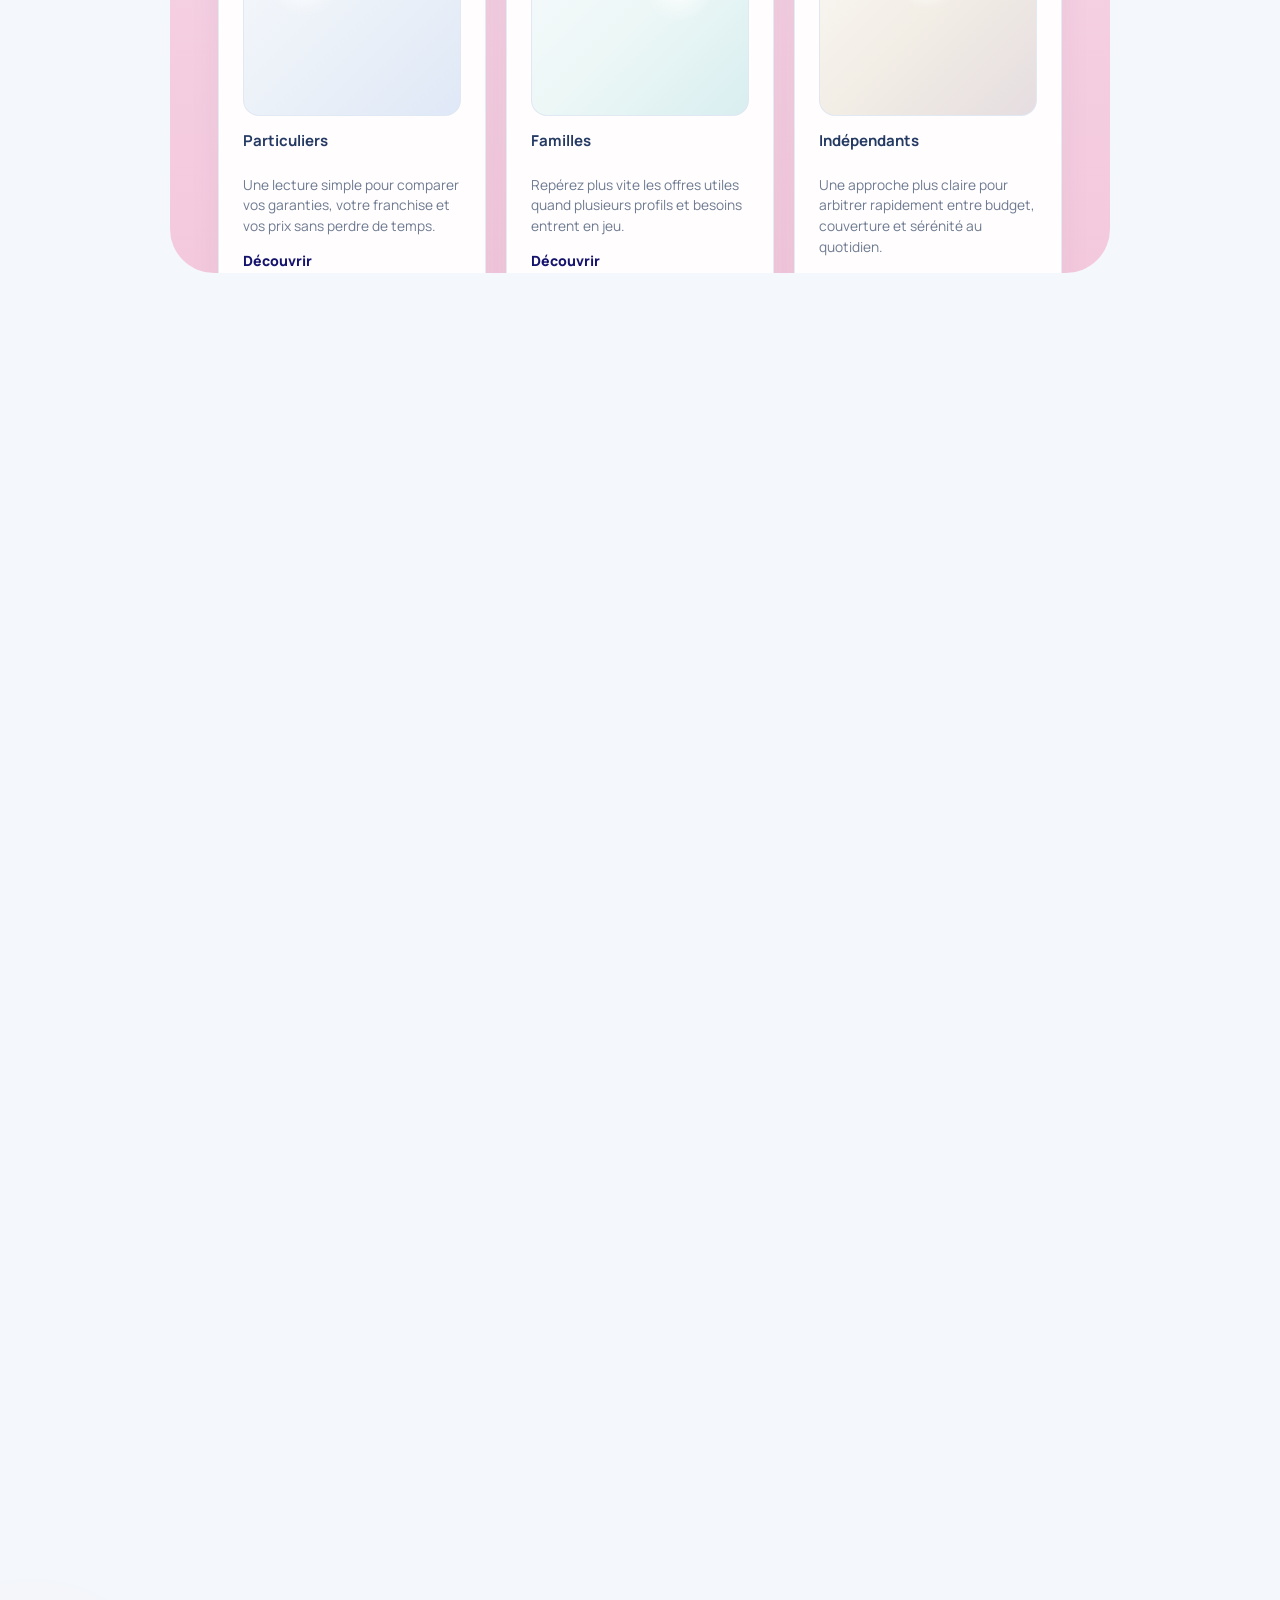
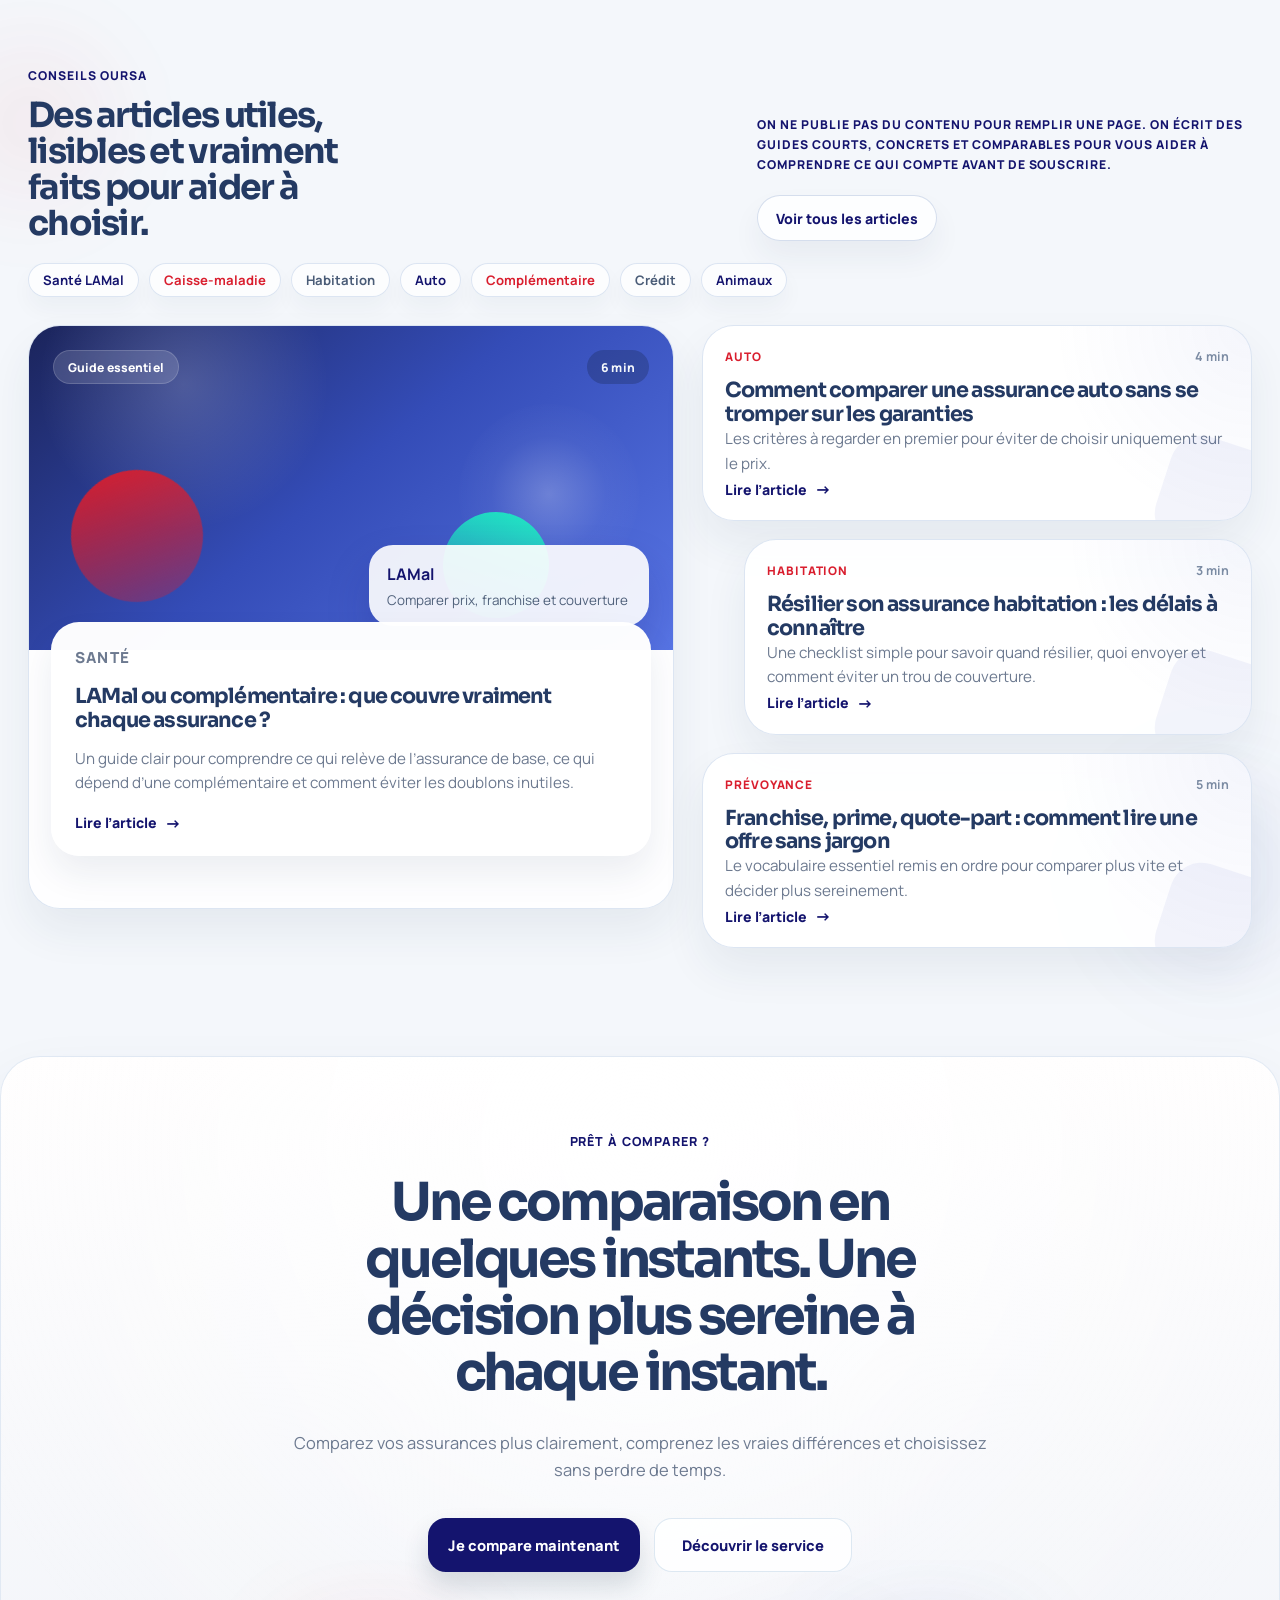
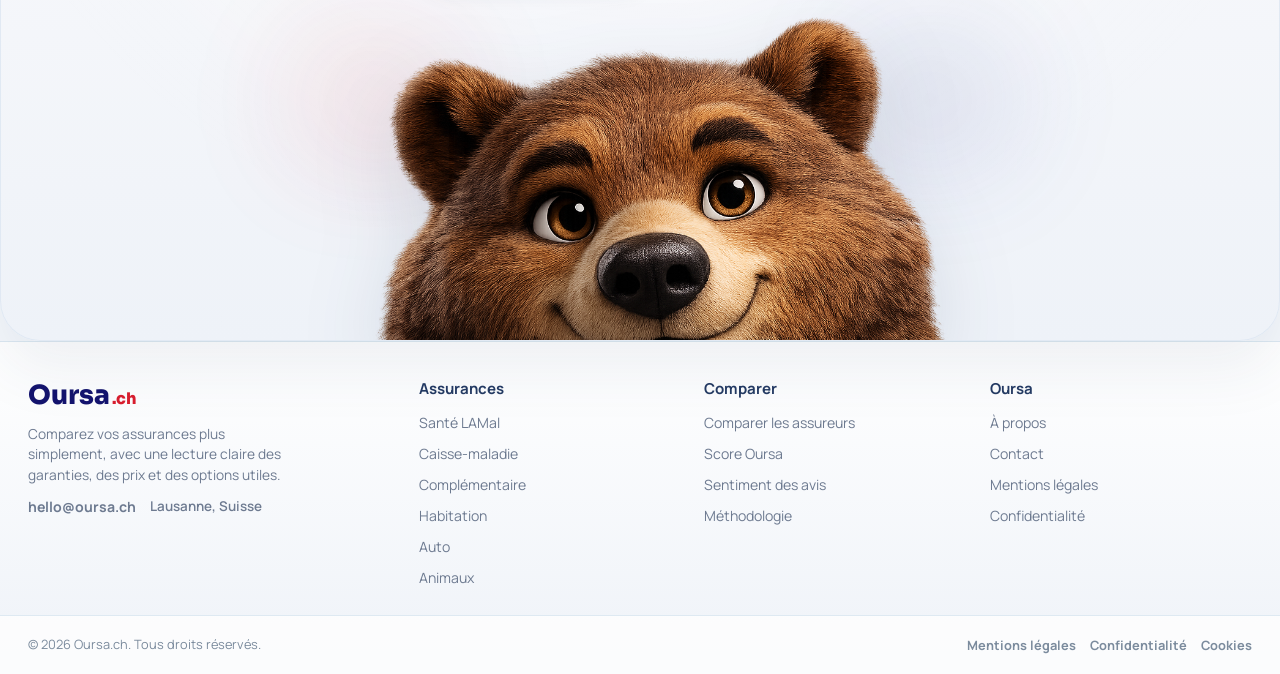
<file: furets-inspired.html>
<!DOCTYPE html>
<html lang="fr">
  <head>
    <meta charset="UTF-8" />
    <meta name="viewport" content="width=device-width, initial-scale=1.0" />
    <title>Oursa.ch Furets | Hero Comparator</title>
    <meta
      name="description"
      content="Variation de hero inspirée d’un comparateur d’assurance grand public pour Oursa.ch."
    />
    <script>
      try {
        if (localStorage.getItem("oursa-theme") === "dark") {
          document.documentElement.dataset.theme = "dark";
        }
      } catch (error) {}
    </script>
    <link rel="preconnect" href="https://fonts.googleapis.com" />
    <link rel="preconnect" href="https://fonts.gstatic.com" crossorigin />
    <link
      href="https://fonts.googleapis.com/css2?family=Manrope:wght@400;500;600;700;800&family=Sora:wght@600;700;800&display=swap"
      rel="stylesheet"
    />
    <link rel="stylesheet" href="furets-inspired.css" />
  </head>
  <body>
    <div class="comparator-page">
      <header class="compare-header">
        <div class="compare-header__inner">
          <a class="compare-brand" href="#" aria-label="Oursa.ch">
            <span class="compare-brand__wordmark">Oursa</span>
            <span class="compare-brand__tld">.ch</span>
          </a>

          <nav class="compare-nav" aria-label="Navigation principale">
            <div class="compare-nav__item">
              <a class="compare-nav__trigger" href="#hero">Assurances</a>
              <div class="compare-nav__panel">
                <div class="compare-nav__panel-head">
                  <p class="compare-nav__eyebrow">Univers Oursa</p>
                  <h3>Trouvez l’offre pensée pour vous.</h3>
                  <p>Comparez les protections essentielles avec un parcours clair, rapide et rassurant.</p>
                </div>
                <div class="compare-nav__panel-grid">
                  <div class="compare-nav__column">
                    <p class="compare-nav__section-title">Les essentiels</p>
                    <div class="compare-nav__link-list">
                      <a class="compare-nav__link" href="#hero">
                        <span class="compare-nav__link-mark"></span>
                        <span><strong>Assurance auto</strong><small>Tarifs, franchises et garanties au même endroit.</small></span>
                      </a>
                      <a class="compare-nav__link" href="#hero">
                        <span class="compare-nav__link-mark"></span>
                        <span><strong>Assurance habitation</strong><small>Comparer ce qui protège vraiment votre logement.</small></span>
                      </a>
                      <a class="compare-nav__link" href="#hero">
                        <span class="compare-nav__link-mark"></span>
                        <span><strong>Caisse-maladie</strong><small>Les modèles LAMal et la franchise sans jargon.</small></span>
                      </a>
                    </div>
                  </div>
                  <div class="compare-nav__column">
                    <p class="compare-nav__section-title">Besoin spécifique</p>
                    <div class="compare-nav__link-list">
                      <a class="compare-nav__link" href="#hero">
                        <span class="compare-nav__link-mark"></span>
                        <span><strong>Complémentaire</strong><small>Hospitalisation, dentaire, optique et plus.</small></span>
                      </a>
                      <a class="compare-nav__link" href="#hero">
                        <span class="compare-nav__link-mark"></span>
                        <span><strong>Assurance animaux</strong><small>Pour chiens et chats, avec lecture simple des garanties.</small></span>
                      </a>
                      <a class="compare-nav__link" href="#hero">
                        <span class="compare-nav__link-mark"></span>
                        <span><strong>Crédit</strong><small>Une vue lisible des coûts, mensualités et options.</small></span>
                      </a>
                    </div>
                  </div>
                  <a class="compare-nav__spotlight" href="#hero">
                    <p class="compare-nav__spotlight-eyebrow">Parcours rapide</p>
                    <strong>Répondez à quelques questions et voyez les options adaptées.</strong>
                    <span>Un comparatif lisible, sans détour et sans surcharge.</span>
                  </a>
                </div>
              </div>
            </div>

            <div class="compare-nav__item">
              <a class="compare-nav__trigger" href="comparer.html">Comparer</a>
              <div class="compare-nav__panel">
                <div class="compare-nav__panel-head">
                  <p class="compare-nav__eyebrow">Score Oursa</p>
                  <h3>Comparez deux assureurs dans une page dédiée.</h3>
                  <p>Choisissez deux marques, voyez les écarts clés et lisez le sentiment des avis sans alourdir la home.</p>
                </div>
                <div class="compare-nav__panel-grid">
                  <div class="compare-nav__column">
                    <p class="compare-nav__section-title">Comparer</p>
                    <div class="compare-nav__link-list">
                      <a class="compare-nav__link" href="comparer.html#compare-reviews">
                        <span class="compare-nav__link-mark"></span>
                        <span><strong>Deux assureurs face à face</strong><small>Score Oursa, critères et lecture instantanée.</small></span>
                      </a>
                      <a class="compare-nav__link" href="comparer.html#compare-reviews">
                        <span class="compare-nav__link-mark"></span>
                        <span><strong>Sentiment des avis</strong><small>Positif, neutre, négatif avec volume de retours.</small></span>
                      </a>
                    </div>
                  </div>
                  <div class="compare-nav__column">
                    <p class="compare-nav__section-title">Confiance</p>
                    <div class="compare-nav__link-list">
                      <a class="compare-nav__link" href="comparer.html#compare-methodology">
                        <span class="compare-nav__link-mark"></span>
                        <span><strong>Méthodologie</strong><small>Comment Oursa construit ses repères et ses scores.</small></span>
                      </a>
                      <a class="compare-nav__link" href="guides.html#guides-library">
                        <span class="compare-nav__link-mark"></span>
                        <span><strong>Guides pour aller plus loin</strong><small>Comprendre avant de demander un devis.</small></span>
                      </a>
                    </div>
                  </div>
                  <a class="compare-nav__spotlight" href="comparer.html">
                    <p class="compare-nav__spotlight-eyebrow">Page dédiée</p>
                    <strong>Un espace pensé pour comparer vraiment, sans brouiller le message de la home.</strong>
                    <span>Plus crédible, plus lisible, plus facile à faire évoluer.</span>
                  </a>
                </div>
              </div>
            </div>

            <div class="compare-nav__item">
              <a class="compare-nav__trigger" href="#hero">Caisse-maladie</a>
              <div class="compare-nav__panel">
                <div class="compare-nav__panel-head">
                  <p class="compare-nav__eyebrow">LAMal</p>
                  <h3>Comprendre la caisse-maladie sans stress.</h3>
                  <p>On met en avant ce qui change vraiment sur votre prime, votre franchise et votre modèle.</p>
                </div>
                <div class="compare-nav__panel-grid">
                  <div class="compare-nav__column">
                    <p class="compare-nav__section-title">Les bases</p>
                    <div class="compare-nav__link-list">
                      <a class="compare-nav__link" href="#hero"><span class="compare-nav__link-mark"></span><span><strong>Franchise</strong><small>Comparer l’impact réel entre 300 et 2500 CHF.</small></span></a>
                      <a class="compare-nav__link" href="#hero"><span class="compare-nav__link-mark"></span><span><strong>Modèles</strong><small>Médecin de famille, HMO ou télémédecine.</small></span></a>
                      <a class="compare-nav__link" href="#hero"><span class="compare-nav__link-mark"></span><span><strong>Subside</strong><small>Voir rapidement si une aide peut s’appliquer.</small></span></a>
                    </div>
                  </div>
                  <div class="compare-nav__column">
                    <p class="compare-nav__section-title">Moments de vie</p>
                    <div class="compare-nav__link-list">
                      <a class="compare-nav__link" href="#guides"><span class="compare-nav__link-mark"></span><span><strong>Changer d’assureur</strong><small>Les étapes et délais pour changer sereinement.</small></span></a>
                      <a class="compare-nav__link" href="#guides"><span class="compare-nav__link-mark"></span><span><strong>Famille</strong><small>Optimiser la couverture pour plusieurs profils.</small></span></a>
                      <a class="compare-nav__link" href="#guides"><span class="compare-nav__link-mark"></span><span><strong>Jeunes adultes</strong><small>Les bons repères pour éviter les mauvais choix.</small></span></a>
                    </div>
                  </div>
                  <a class="compare-nav__spotlight" href="#hero">
                    <p class="compare-nav__spotlight-eyebrow">Lecture claire</p>
                    <strong>Prime, franchise, modèle: tout ce qui compte, sans jargon administratif.</strong>
                    <span>Une approche pensée pour décider plus sereinement.</span>
                  </a>
                </div>
              </div>
            </div>

            <div class="compare-nav__item">
              <a class="compare-nav__trigger" href="#hero">Complémentaire</a>
              <div class="compare-nav__panel">
                <div class="compare-nav__panel-head">
                  <p class="compare-nav__eyebrow">Couverture en plus</p>
                  <h3>Choisissez ce qui mérite vraiment d’être complété.</h3>
                  <p>Identifiez les options utiles selon vos habitudes, sans payer pour des garanties invisibles.</p>
                </div>
                <div class="compare-nav__panel-grid">
                  <div class="compare-nav__column">
                    <p class="compare-nav__section-title">Couvertures clés</p>
                    <div class="compare-nav__link-list">
                      <a class="compare-nav__link" href="#hero"><span class="compare-nav__link-mark"></span><span><strong>Hospitalisation</strong><small>Privé, semi-privé et alternatives à comparer.</small></span></a>
                      <a class="compare-nav__link" href="#hero"><span class="compare-nav__link-mark"></span><span><strong>Dentaire</strong><small>Voir vite si le rapport coût / usage est cohérent.</small></span></a>
                      <a class="compare-nav__link" href="#hero"><span class="compare-nav__link-mark"></span><span><strong>Optique</strong><small>Lunettes, lentilles et fréquence réelle d’utilisation.</small></span></a>
                    </div>
                  </div>
                  <div class="compare-nav__column">
                    <p class="compare-nav__section-title">Selon votre profil</p>
                    <div class="compare-nav__link-list">
                      <a class="compare-nav__link" href="#guides"><span class="compare-nav__link-mark"></span><span><strong>Je voyage souvent</strong><small>Ce qui vaut la peine pour l’étranger.</small></span></a>
                      <a class="compare-nav__link" href="#guides"><span class="compare-nav__link-mark"></span><span><strong>Famille active</strong><small>Comparer les options qui servent vraiment au quotidien.</small></span></a>
                      <a class="compare-nav__link" href="#guides"><span class="compare-nav__link-mark"></span><span><strong>Médecines douces</strong><small>Lire les exclusions et plafonds en un coup d’œil.</small></span></a>
                    </div>
                  </div>
                  <a class="compare-nav__spotlight" href="#hero">
                    <p class="compare-nav__spotlight-eyebrow">Ce qui change tout</p>
                    <strong>On hiérarchise les garanties pour vous aider à voir l’utile avant le marketing.</strong>
                    <span>Un tri plus net, plus moderne, plus actionnable.</span>
                  </a>
                </div>
              </div>
            </div>

            <div class="compare-nav__item">
              <a class="compare-nav__trigger" href="#hero">Crédit</a>
              <div class="compare-nav__panel">
                <div class="compare-nav__panel-head">
                  <p class="compare-nav__eyebrow">Crédit</p>
                  <h3>Comparez le coût total, pas juste la promesse.</h3>
                  <p>Mensualités, durée, coût global: on remet les vrais repères au centre de la décision.</p>
                </div>
                <div class="compare-nav__panel-grid">
                  <div class="compare-nav__column">
                    <p class="compare-nav__section-title">Comparer</p>
                    <div class="compare-nav__link-list">
                      <a class="compare-nav__link" href="#hero"><span class="compare-nav__link-mark"></span><span><strong>Prêt personnel</strong><small>Une lecture simple des montants, durées et mensualités.</small></span></a>
                      <a class="compare-nav__link" href="#hero"><span class="compare-nav__link-mark"></span><span><strong>Budget</strong><small>Voir ce qui reste soutenable avant de s’engager.</small></span></a>
                      <a class="compare-nav__link" href="#hero"><span class="compare-nav__link-mark"></span><span><strong>Coût total</strong><small>Comparer ce qui est réellement payé au final.</small></span></a>
                    </div>
                  </div>
                  <div class="compare-nav__column">
                    <p class="compare-nav__section-title">À connaître</p>
                    <div class="compare-nav__link-list">
                      <a class="compare-nav__link" href="#guides"><span class="compare-nav__link-mark"></span><span><strong>Regroupement</strong><small>Quand ça aide vraiment, et quand ça n’aide pas.</small></span></a>
                      <a class="compare-nav__link" href="#guides"><span class="compare-nav__link-mark"></span><span><strong>Critères</strong><small>Les éléments qui pèsent dans l’acceptation du dossier.</small></span></a>
                      <a class="compare-nav__link" href="#guides"><span class="compare-nav__link-mark"></span><span><strong>Bonnes pratiques</strong><small>Comparer sans se faire piéger par une simple accroche.</small></span></a>
                    </div>
                  </div>
                  <a class="compare-nav__spotlight" href="#hero">
                    <p class="compare-nav__spotlight-eyebrow">Vision claire</p>
                    <strong>Notre approche privilégie le coût réel et la lisibilité avant la vitesse.</strong>
                    <span>Utile pour comparer plus proprement, sans brouillard commercial.</span>
                  </a>
                </div>
              </div>
            </div>

            <div class="compare-nav__item">
              <a class="compare-nav__trigger" href="guides.html">Guides</a>
              <div class="compare-nav__panel">
                <div class="compare-nav__panel-head">
                  <p class="compare-nav__eyebrow">Ressources</p>
                  <h3>Des guides utiles pour comprendre avant de cliquer.</h3>
                  <p>Retrouvez des repères concrets pour comparer plus intelligemment, à votre rythme.</p>
                </div>
                <div class="compare-nav__panel-grid">
                  <div class="compare-nav__column">
                    <p class="compare-nav__section-title">À lire</p>
                    <div class="compare-nav__link-list">
                      <a class="compare-nav__link" href="#guides"><span class="compare-nav__link-mark"></span><span><strong>Changer de caisse-maladie</strong><small>Les délais importants et les bons réflexes.</small></span></a>
                      <a class="compare-nav__link" href="#guides"><span class="compare-nav__link-mark"></span><span><strong>Franchise 300 ou 2500</strong><small>Comparer selon votre vraie consommation de soins.</small></span></a>
                      <a class="compare-nav__link" href="#guides"><span class="compare-nav__link-mark"></span><span><strong>Assurance habitation</strong><small>Ce qu’il faut regarder avant le prix seul.</small></span></a>
                    </div>
                  </div>
                  <div class="compare-nav__column">
                    <p class="compare-nav__section-title">Formats pratiques</p>
                    <div class="compare-nav__link-list">
                      <a class="compare-nav__link" href="#guides"><span class="compare-nav__link-mark"></span><span><strong>Checklists</strong><small>Des listes rapides pour ne rien oublier.</small></span></a>
                      <a class="compare-nav__link" href="#guides"><span class="compare-nav__link-mark"></span><span><strong>Décryptages</strong><small>On simplifie les termes et clauses essentielles.</small></span></a>
                      <a class="compare-nav__link" href="#guides"><span class="compare-nav__link-mark"></span><span><strong>Comparatifs</strong><small>Des contenus pensés pour décider plus vite et mieux.</small></span></a>
                    </div>
                  </div>
                  <a class="compare-nav__spotlight" href="#guides">
                    <p class="compare-nav__spotlight-eyebrow">Éditorial</p>
                    <strong>Des contenus plus clairs, plus courts et plus utiles pour passer à l’action.</strong>
                    <span>Oursa ne vous noie pas sous l’info: on structure ce qui compte.</span>
                  </a>
                </div>
              </div>
            </div>
          </nav>

          <div class="compare-header__actions">
            <div class="compare-language" aria-label="Choisir la langue">
              <button class="compare-language__current" type="button" aria-haspopup="true" aria-expanded="false">
                FR
                <span aria-hidden="true">⌄</span>
              </button>
              <div class="compare-language__menu">
                <a href="#" aria-current="true">FR</a>
                <a href="#">DE</a>
                <a href="#">EN</a>
                <a href="#">IT</a>
              </div>
            </div>
            <a class="compare-login" href="#hero">Me connecter</a>
          </div>
        </div>
      </header>

      <div class="compare-alert">
        <div class="compare-alert__inner">
          <p>
            Oursa ne vous demandera jamais vos coordonnées bancaires pour ouvrir un nouveau contrat.
            <a href="#hero">En savoir plus.</a>
          </p>
          <button type="button" aria-label="Fermer l’alerte">×</button>
        </div>
      </div>

      <main>
        <section class="compare-hero" id="hero">
          <div class="compare-hero__inner">
            <div class="compare-hero__copy">
              <p class="compare-hero__eyebrow">
                <span></span>
                Oursa compare, vous choisissez
              </p>
              <h1>
                <span>Comparez vos assurances</span>
                <span>en quelques clics.</span>
              </h1>

              <div class="compare-grid" aria-label="Types d’assurance">
                <a class="compare-tile" href="#hero">
                  <div class="compare-tile__frame">
                    <div class="compare-tile__icon compare-tile__icon--auto" aria-hidden="true">
                      <img class="compare-tile__icon-image" src="icon-splits-test/auto-dynamic.png" alt="" decoding="async" />
                    </div>
                    <span class="compare-tile__cta" aria-hidden="true">
                      <span>Comparer</span>
                      <span class="compare-tile__cta-arrow">→</span>
                    </span>
                  </div>
                  <h2>Assurance auto</h2>
                </a>

                <a class="compare-tile" href="#hero">
                  <div class="compare-tile__frame">
                    <div class="compare-tile__icon compare-tile__icon--moto" aria-hidden="true">
                      <img class="compare-tile__icon-image" src="icon-splits-test/complementaire-dynamic.png" alt="" decoding="async" />
                    </div>
                    <span class="compare-tile__cta" aria-hidden="true">
                      <span>Comparer</span>
                      <span class="compare-tile__cta-arrow">→</span>
                    </span>
                  </div>
                  <h2>Assurance complémentaire</h2>
                </a>

                <a class="compare-tile" href="#hero">
                  <div class="compare-tile__frame">
                    <div class="compare-tile__icon compare-tile__icon--health" aria-hidden="true">
                      <img class="compare-tile__icon-image" src="icon-splits-test/caisse-maladie-dynamic.png" alt="" decoding="async" />
                    </div>
                    <span class="compare-tile__cta" aria-hidden="true">
                      <span>Comparer</span>
                      <span class="compare-tile__cta-arrow">→</span>
                    </span>
                  </div>
                  <h2>Caisse-maladie</h2>
                </a>

                <a class="compare-tile" href="#hero">
                  <div class="compare-tile__frame">
                    <div class="compare-tile__icon compare-tile__icon--home" aria-hidden="true">
                      <img class="compare-tile__icon-image" src="icon-splits-test/habitation-dynamic.png" alt="" decoding="async" />
                    </div>
                    <span class="compare-tile__cta" aria-hidden="true">
                      <span>Comparer</span>
                      <span class="compare-tile__cta-arrow">→</span>
                    </span>
                  </div>
                  <h2>Assurance habitation</h2>
                </a>

                <a class="compare-tile" href="#hero">
                  <div class="compare-tile__frame">
                    <div class="compare-tile__icon compare-tile__icon--credit" aria-hidden="true">
                      <img class="compare-tile__icon-image" src="icon-splits-test/credit-dynamic.png" alt="" decoding="async" />
                    </div>
                    <span class="compare-tile__cta" aria-hidden="true">
                      <span>Comparer</span>
                      <span class="compare-tile__cta-arrow">→</span>
                    </span>
                  </div>
                  <h2>Crédit</h2>
                </a>

                <a class="compare-tile" href="#hero">
                  <div class="compare-tile__frame">
                    <div class="compare-tile__icon compare-tile__icon--utility" aria-hidden="true">
                      <img class="compare-tile__icon-image" src="icon-splits-test/animaux-dynamic.png" alt="" decoding="async" />
                    </div>
                    <span class="compare-tile__cta" aria-hidden="true">
                      <span>Comparer</span>
                      <span class="compare-tile__cta-arrow">→</span>
                    </span>
                  </div>
                  <h2>Assurance animaux</h2>
                </a>
              </div>
            </div>

            <div class="compare-hero__stage" aria-hidden="true">
              <div class="compare-hero__oursa">
                <img class="compare-hero__oursa-image" src="oursa-bear-hero.png" alt="" decoding="async" />
              </div>
            </div>
          </div>

          <div class="compare-partners-band" aria-label="Nos partenaires">
            <div class="compare-partners-band__inner">
              <div class="compare-carousel compare-carousel--band" data-hero-carousel>
                <div class="compare-carousel__track" aria-label="Assureurs suisses" data-hero-track>
                  <a class="compare-brand-logo compare-brand-logo--featured compare-brand-logo--image compare-brand-logo--helsana" href="#offers" aria-label="Helsana">
                    <img class="compare-brand-logo__image" src="./Helsana.svg" alt="Helsana" />
                  </a>
                  <a class="compare-brand-logo compare-brand-logo--image" href="#offers" aria-label="AXA">
                    <img class="compare-brand-logo__image" src="./Axa.svg" alt="AXA" />
                  </a>
                  <a class="compare-brand-logo compare-brand-logo--image" href="#offers" aria-label="Zurich">
                    <img class="compare-brand-logo__image" src="./Zurich.svg" alt="Zurich" />
                  </a>
                  <a class="compare-brand-logo compare-brand-logo--image" href="#offers" aria-label="CSS">
                    <img class="compare-brand-logo__image" src="./css.svg" alt="CSS" />
                  </a>
                  <a class="compare-brand-logo compare-brand-logo--image compare-brand-logo--groupemutuel" href="#offers" aria-label="Groupe Mutuel">
                    <img class="compare-brand-logo__image" src="./Groupemutuel.svg" alt="Groupe Mutuel" />
                  </a>
                  <a class="compare-brand-logo compare-brand-logo--image compare-brand-logo--swica" href="#offers" aria-label="SWICA">
                    <img class="compare-brand-logo__image" src="./Swica.svg" alt="SWICA" />
                  </a>
                  <a class="compare-brand-logo compare-brand-logo--image compare-brand-logo--sanitas" href="#offers" aria-label="Sanitas">
                    <img class="compare-brand-logo__image" src="./sanitas.svg" alt="Sanitas" />
                  </a>
                  <a class="compare-brand-logo compare-brand-logo--featured compare-brand-logo--image compare-brand-logo--helsana" href="#offers" aria-hidden="true" tabindex="-1">
                    <img class="compare-brand-logo__image" src="./Helsana.svg" alt="" />
                  </a>
                  <a class="compare-brand-logo compare-brand-logo--image" href="#offers" aria-hidden="true" tabindex="-1">
                    <img class="compare-brand-logo__image" src="./Axa.svg" alt="" />
                  </a>
                  <a class="compare-brand-logo compare-brand-logo--image" href="#offers" aria-hidden="true" tabindex="-1">
                    <img class="compare-brand-logo__image" src="./Zurich.svg" alt="" />
                  </a>
                  <a class="compare-brand-logo compare-brand-logo--image" href="#offers" aria-hidden="true" tabindex="-1">
                    <img class="compare-brand-logo__image" src="./css.svg" alt="" />
                  </a>
                  <a class="compare-brand-logo compare-brand-logo--image compare-brand-logo--groupemutuel" href="#offers" aria-hidden="true" tabindex="-1">
                    <img class="compare-brand-logo__image" src="./Groupemutuel.svg" alt="" />
                  </a>
                  <a class="compare-brand-logo compare-brand-logo--image compare-brand-logo--swica" href="#offers" aria-hidden="true" tabindex="-1">
                    <img class="compare-brand-logo__image" src="./Swica.svg" alt="" />
                  </a>
                  <a class="compare-brand-logo compare-brand-logo--image compare-brand-logo--sanitas" href="#offers" aria-hidden="true" tabindex="-1">
                    <img class="compare-brand-logo__image" src="./sanitas.svg" alt="" />
                  </a>
                </div>
              </div>
            </div>
          </div>
        </section>

        <section class="compare-audience">
          <div class="compare-audience__inner">
            <div class="compare-audience__intro">
              <p>Des offres pour chaque profil</p>
              <h2>Trouvez la solution pensée pour vous</h2>
              <div class="compare-audience__lead">
                <p>Oursa accompagne les particuliers, les familles, les indépendants et les petites entreprises pour comparer plus clairement et choisir avec confiance.</p>
              </div>
            </div>

            <div class="compare-audience__grid">
              <article class="compare-audience-card">
                <div class="compare-audience-card__media compare-audience-card__media--one" aria-hidden="true"></div>
                <div class="compare-audience-card__body">
                  <h3>Particuliers</h3>
                  <p>Comparez rapidement vos garanties, vos franchises et vos mensualités en une seule vue.</p>
                </div>
                <span class="compare-audience-card__arrow" aria-hidden="true">→</span>
              </article>

              <article class="compare-audience-card">
                <div class="compare-audience-card__media compare-audience-card__media--two" aria-hidden="true"></div>
                <div class="compare-audience-card__body">
                  <h3>Familles</h3>
                  <p>Une lecture plus simple pour arbitrer entre couverture, budget et services utiles au quotidien.</p>
                </div>
                <span class="compare-audience-card__arrow" aria-hidden="true">→</span>
              </article>

              <article class="compare-audience-card">
                <div class="compare-audience-card__media compare-audience-card__media--three" aria-hidden="true"></div>
                <div class="compare-audience-card__body">
                  <h3>Indépendants</h3>
                  <p>Retrouvez une approche plus claire pour protéger votre activité sans perdre du temps dans le jargon.</p>
                </div>
                <span class="compare-audience-card__arrow" aria-hidden="true">→</span>
              </article>

              <article class="compare-audience-card">
                <div class="compare-audience-card__media compare-audience-card__media--four" aria-hidden="true"></div>
                <div class="compare-audience-card__body">
                  <h3>Petites entreprises</h3>
                  <p>Donnez à vos équipes une vue lisible des options santé et prévoyance adaptées à votre structure.</p>
                </div>
                <span class="compare-audience-card__arrow" aria-hidden="true">→</span>
              </article>
            </div>
          </div>
        </section>

        <section class="compare-transparency" id="transparence">
          <div class="compare-transparency__inner">
            <div class="compare-transparency__intro">
              <div>
                <p>Confiance & transparence</p>
                <h2>Comparer, oui. Comprendre pourquoi aussi.</h2>
              </div>
              <div class="compare-transparency__lead">
                <p>Oursa n’est pas conçu pour pousser vers une offre au hasard. Le comparateur est pensé pour rendre les critères plus lisibles, expliquer ce qui change vraiment d’une couverture à l’autre et afficher clairement notre rôle.</p>
              </div>
            </div>

            <div class="compare-transparency__grid">
              <article class="compare-transparency-card">
                <div class="compare-transparency-card__media compare-transparency-card__media--one" aria-hidden="true">
                  <div class="compare-transparency-card__callout compare-transparency-card__callout--left">
                    <strong>4 critères clés</strong>
                    <span>visibles dès le premier écran</span>
                  </div>
                  <div class="compare-transparency-card__mock compare-transparency-card__mock--table">
                    <span></span>
                    <span></span>
                    <span></span>
                  </div>
                </div>
                <span class="compare-transparency-card__index">01</span>
                <h3>Ce que vous comparez est rendu visible</h3>
                <p>Prime, franchise, couverture et services utiles sont remis au même niveau pour éviter la lecture floue ou l’effet “petites lignes”.</p>
                <span class="compare-transparency-card__source">Comparaison structurée, pas décorative</span>
              </article>

              <article class="compare-transparency-card compare-transparency-card--featured">
                <div class="compare-transparency-card__media compare-transparency-card__media--two" aria-hidden="true">
                  <div class="compare-transparency-card__callout compare-transparency-card__callout--center">
                    <strong>Tri expliqué</strong>
                    <span>ordre, logique et critères assumés</span>
                  </div>
                  <div class="compare-transparency-card__mock compare-transparency-card__mock--stack">
                    <span></span>
                    <span></span>
                    <span></span>
                  </div>
                </div>
                <span class="compare-transparency-card__index">02</span>
                <h3>Quand une mise en avant existe, elle doit se comprendre</h3>
                <p>Un résultat ne devrait jamais donner l’impression d’être sorti d’une boîte noire. Notre ambition est de rendre la logique lisible, pas opaque.</p>
                <span class="compare-transparency-card__source">Plus de clarté, moins de soupçon</span>
              </article>

              <article class="compare-transparency-card">
                <div class="compare-transparency-card__media compare-transparency-card__media--three" aria-hidden="true">
                  <div class="compare-transparency-card__callout compare-transparency-card__callout--right">
                    <strong>Mise à jour</strong>
                    <span>source, date et contexte visibles</span>
                  </div>
                  <div class="compare-transparency-card__mock compare-transparency-card__mock--doc">
                    <span></span>
                    <span></span>
                    <span></span>
                  </div>
                </div>
                <span class="compare-transparency-card__index">03</span>
                <h3>Les informations doivent pouvoir être replacées dans leur contexte</h3>
                <p>Une donnée utile n’est pas seulement affichée. Elle est datée, replacée dans un cadre clair et présentée sans promesse trop belle pour être vraie.</p>
                <span class="compare-transparency-card__source">Source, date, contexte : toujours plus utiles ensemble</span>
              </article>
            </div>

            <div class="compare-transparency__note">
              <p><strong>Notre principe</strong> : mieux vaut une comparaison claire et utile qu’un écran rempli de chiffres mal expliqués.</p>
            </div>
          </div>
        </section>

        <section class="compare-stack-intro">
          <div class="compare-stack-intro__inner">
            <p>Pourquoi Oursa</p>
            <h2>Une lecture plus claire avant de passer à l’action.</h2>
            <div class="compare-stack-intro__lead">
              <p>Nous avons conçu le parcours pour que chaque étape rende la comparaison plus simple, plus compréhensible et plus rassurante.</p>
            </div>
          </div>
        </section>

        <section class="compare-stack" id="how-it-works" data-compare-stack>
          <div class="compare-stack__sticky">
            <article class="compare-panel compare-panel--rose" data-stack-card>
              <div class="compare-panel__inner">
                <div class="compare-heading">
                  <p>Votre profil</p>
                  <h2>Trouvez la solution pensée pour vous.</h2>
                  <div class="compare-heading__lead">
                    <p>Oursa accompagne les particuliers, les familles et les indépendants pour comparer plus clairement leur assurance.</p>
                  </div>
                </div>

                <div class="compare-steps compare-steps--profiles">
                  <article class="compare-step compare-step--visual">
                    <div class="compare-step__media compare-step__media--one" aria-hidden="true"></div>
                    <h3>Particuliers</h3>
                    <p>Une lecture simple pour comparer vos garanties, votre franchise et vos prix sans perdre de temps.</p>
                    <a href="#hero">Découvrir</a>
                  </article>
                  <article class="compare-step compare-step--visual">
                    <div class="compare-step__media compare-step__media--two" aria-hidden="true"></div>
                    <h3>Familles</h3>
                    <p>Repérez plus vite les offres utiles quand plusieurs profils et besoins entrent en jeu.</p>
                    <a href="#hero">Découvrir</a>
                  </article>
                  <article class="compare-step compare-step--visual">
                    <div class="compare-step__media compare-step__media--three" aria-hidden="true"></div>
                    <h3>Indépendants</h3>
                    <p>Une approche plus claire pour arbitrer rapidement entre budget, couverture et sérénité au quotidien.</p>
                    <a href="#hero">Découvrir</a>
                  </article>
                </div>
              </div>
            </article>

            <article class="compare-panel compare-panel--deep" id="offers" data-stack-card>
              <div class="compare-panel__inner">
                <div class="compare-heading">
                  <div>
                    <p>Pourquoi comparer</p>
                    <h2>Choisir son assurance ne devrait pas ressembler à un parcours du combattant.</h2>
                    <div class="compare-heading__lead">
                      <p>Entre garanties peu lisibles, franchises difficiles à comparer et écarts de prix importants, il est facile de s’y perdre.</p>
                    </div>
                  </div>
                </div>

                <div class="compare-offers compare-offers--stats">
                  <article class="compare-offer">
                    <div class="compare-offer__price">3 min</div>
                    <h3>pour comprendre une offre</h3>
                    <p>Une lecture synthétique des points essentiels, sans jargon ni aller-retour inutiles.</p>
                  </article>
                  <article class="compare-offer compare-offer--featured">
                    <span class="compare-offer__badge">Plus clair</span>
                    <div class="compare-offer__price">0 jargon</div>
                    <h3>dans la comparaison</h3>
                    <p>Les différences importantes sont rendues visibles immédiatement, pour décider avec plus de confiance.</p>
                  </article>
                  <article class="compare-offer">
                    <div class="compare-offer__price">1 vue</div>
                    <h3>pour comparer prix et garanties</h3>
                    <p>Vous voyez l’essentiel au même endroit au lieu de naviguer entre plusieurs documents.</p>
                  </article>
                </div>
              </div>
            </article>

            <article class="compare-panel compare-panel--ivory" data-stack-card>
              <div class="compare-panel__inner compare-why compare-why--editorial">
                <div>
                  <div class="compare-heading">
                    <p>Ce que change Oursa</p>
                    <h2>Une expérience plus simple, plus lisible, plus rassurante.</h2>
                    <div class="compare-heading__lead">
                      <p>Nous avons conçu Oursa comme un comparateur qui aide vraiment à comprendre, pas seulement à cliquer.</p>
                    </div>
                  </div>
                  <div class="compare-why__grid">
                    <article class="compare-why__card">
                      <h3>La clarté avant tout</h3>
                      <p>Nous simplifions la comparaison pour vous aider à voir ce qui change vraiment d’une offre à l’autre.</p>
                    </article>
                    <article class="compare-why__card">
                      <h3>Un vrai gain de temps</h3>
                      <p>Les informations importantes sont hiérarchisées pour vous aider à décider plus vite et plus sereinement.</p>
                    </article>
                  </div>
                </div>

                <div class="compare-faq">
                  <details>
                    <summary>Comment Oursa compare les assurances ?</summary>
                    <p>Nous présentons les offres selon des critères concrets: prix, franchise, garanties et services inclus.</p>
                  </details>
                  <details>
                    <summary>L’utilisation de Oursa.ch est-elle gratuite ?</summary>
                    <p>Oui, la comparaison est gratuite pour l’utilisateur.</p>
                  </details>
                  <details>
                    <summary>Puis-je changer d’assurance quand je veux ?</summary>
                    <p>Cela dépend du contrat, du type d’assurance et des délais applicables.</p>
                  </details>
                </div>
              </div>
            </article>
          </div>
        </section>

        <section class="compare-insights" id="guides">
          <div class="compare-insights__inner">
            <div class="compare-insights__header">
              <div>
                <p>Conseils Oursa</p>
                <h2>Des articles utiles, lisibles et vraiment faits pour aider à choisir.</h2>
              </div>
              <div class="compare-insights__lead">
                <p>On ne publie pas du contenu pour remplir une page. On écrit des guides courts, concrets et comparables pour vous aider à comprendre ce qui compte avant de souscrire.</p>
                <a class="compare-insights__all" href="guides.html">Voir tous les articles</a>
              </div>
            </div>

            <div class="compare-insights__topics" aria-label="Catégories de guides">
              <span>Santé LAMal</span>
              <span>Caisse-maladie</span>
              <span>Habitation</span>
              <span>Auto</span>
              <span>Complémentaire</span>
              <span>Crédit</span>
              <span>Animaux</span>
            </div>

            <div class="compare-insights__grid">
              <article class="compare-insight compare-insight--feature">
                <div class="compare-insight__media compare-insight__media--featured" aria-hidden="true">
                  <span class="compare-insight__pill">Guide essentiel</span>
                  <span class="compare-insight__time">6 min</span>
                  <div class="compare-insight__shape compare-insight__shape--one"></div>
                  <div class="compare-insight__shape compare-insight__shape--two"></div>
                  <div class="compare-insight__shape compare-insight__shape--three"></div>
                  <div class="compare-insight__card-preview">
                    <strong>LAMal</strong>
                    <span>Comparer prix, franchise et couverture</span>
                  </div>
                </div>
                <div class="compare-insight__body">
                  <p class="compare-insight__kicker">Santé</p>
                  <h3>LAMal ou complémentaire : que couvre vraiment chaque assurance ?</h3>
                  <p>Un guide clair pour comprendre ce qui relève de l’assurance de base, ce qui dépend d’une complémentaire et comment éviter les doublons inutiles.</p>
                  <a class="compare-insight__link" href="#hero">Lire l’article</a>
                </div>
              </article>

              <div class="compare-insights__rail">
                <article class="compare-insight compare-insight--compact">
                  <div class="compare-insight__mini-top">
                    <span class="compare-insight__mini-kicker">Auto</span>
                    <span class="compare-insight__mini-time">4 min</span>
                  </div>
                  <h3>Comment comparer une assurance auto sans se tromper sur les garanties</h3>
                  <p>Les critères à regarder en premier pour éviter de choisir uniquement sur le prix.</p>
                  <a class="compare-insight__link" href="#hero">Lire l’article</a>
                </article>

                <article class="compare-insight compare-insight--compact compare-insight--offset">
                  <div class="compare-insight__mini-top">
                    <span class="compare-insight__mini-kicker">Habitation</span>
                    <span class="compare-insight__mini-time">3 min</span>
                  </div>
                  <h3>Résilier son assurance habitation : les délais à connaître</h3>
                  <p>Une checklist simple pour savoir quand résilier, quoi envoyer et comment éviter un trou de couverture.</p>
                  <a class="compare-insight__link" href="#hero">Lire l’article</a>
                </article>

                <article class="compare-insight compare-insight--compact">
                  <div class="compare-insight__mini-top">
                    <span class="compare-insight__mini-kicker">Prévoyance</span>
                    <span class="compare-insight__mini-time">5 min</span>
                  </div>
                  <h3>Franchise, prime, quote-part : comment lire une offre sans jargon</h3>
                  <p>Le vocabulaire essentiel remis en ordre pour comparer plus vite et décider plus sereinement.</p>
                  <a class="compare-insight__link" href="#hero">Lire l’article</a>
                </article>
              </div>
            </div>
          </div>
        </section>

        <section class="compare-section compare-section--cta">
          <div class="compare-section__inner">
            <div class="compare-cta-showcase">
              <div class="compare-cta-showcase__content">
                <p>Prêt à comparer ?</p>
                <h2>Une comparaison en quelques instants. Une décision plus sereine à chaque instant.</h2>
                <div class="compare-cta-showcase__lead">
                  <p>Comparez vos assurances plus clairement, comprenez les vraies différences et choisissez sans perdre de temps.</p>
                </div>
                <div class="compare-cta-showcase__actions">
                  <a class="compare-button" href="comparer.html">Je compare maintenant</a>
                  <a class="compare-button compare-button--ghost" href="#how-it-works">Découvrir le service</a>
                </div>
              </div>

              <div class="compare-cta-showcase__visual" aria-hidden="true">
                <div class="compare-cta-showcase__glow compare-cta-showcase__glow--left"></div>
                <div class="compare-cta-showcase__glow compare-cta-showcase__glow--right"></div>
                <div class="compare-cta-showcase__peek">
                  <img class="compare-cta-showcase__bear-image" src="oursa-bear-peek-footer.png" alt="" decoding="async" />
                </div>
              </div>
            </div>
          </div>
        </section>
      </main>

      <footer class="compare-footer">
        <div class="compare-footer__inner">
          <div class="compare-footer__brand">
            <a class="compare-brand" href="#" aria-label="Oursa.ch">
              <span class="compare-brand__wordmark">Oursa</span>
              <span class="compare-brand__tld">.ch</span>
            </a>
            <p>Comparez vos assurances plus simplement, avec une lecture claire des garanties, des prix et des options utiles.</p>
            <div class="compare-footer__contact">
              <a href="mailto:hello@oursa.ch">hello@oursa.ch</a>
              <span>Lausanne, Suisse</span>
            </div>
          </div>

          <div class="compare-footer__column">
            <h3>Assurances</h3>
            <a href="#hero">Santé LAMal</a>
            <a href="#hero">Caisse-maladie</a>
            <a href="#hero">Complémentaire</a>
            <a href="#hero">Habitation</a>
            <a href="#hero">Auto</a>
            <a href="#hero">Animaux</a>
          </div>

          <div class="compare-footer__column">
            <h3>Comparer</h3>
            <a href="comparer.html">Comparer les assureurs</a>
            <a href="comparer.html#compare-reviews">Score Oursa</a>
            <a href="comparer.html#compare-reviews">Sentiment des avis</a>
            <a href="comparer.html#compare-methodology">Méthodologie</a>
          </div>

          <div class="compare-footer__column">
            <h3>Oursa</h3>
            <a href="#hero">À propos</a>
            <a href="#hero">Contact</a>
            <a href="#hero">Mentions légales</a>
            <a href="#hero">Confidentialité</a>
          </div>
        </div>

        <div class="compare-footer__bottom">
          <div class="compare-footer__bottom-inner">
            <p>© 2026 Oursa.ch. Tous droits réservés.</p>
            <div class="compare-footer__legal">
              <a href="#hero">Mentions légales</a>
              <a href="#hero">Confidentialité</a>
              <a href="#hero">Cookies</a>
            </div>
          </div>
        </div>
      </footer>
    </div>
    <script src="script.js"></script>
  </body>
</html>
</file>
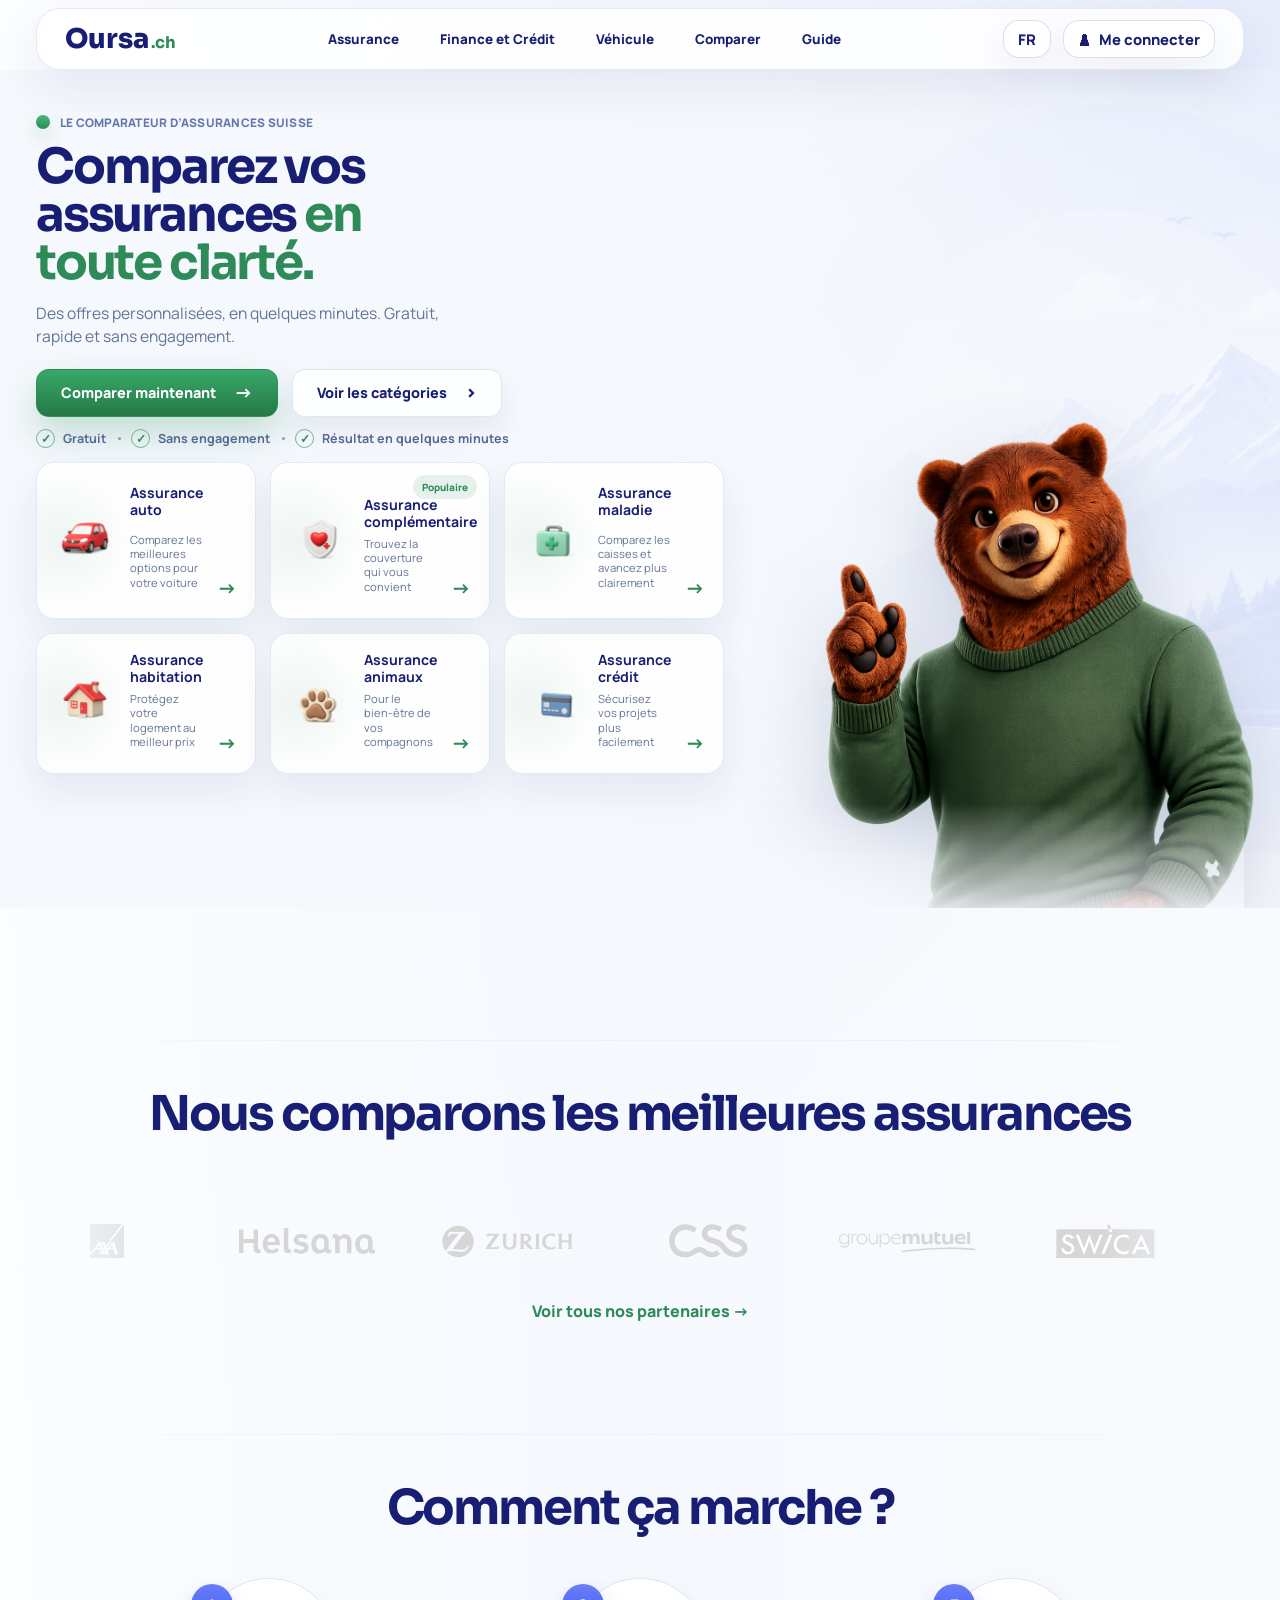
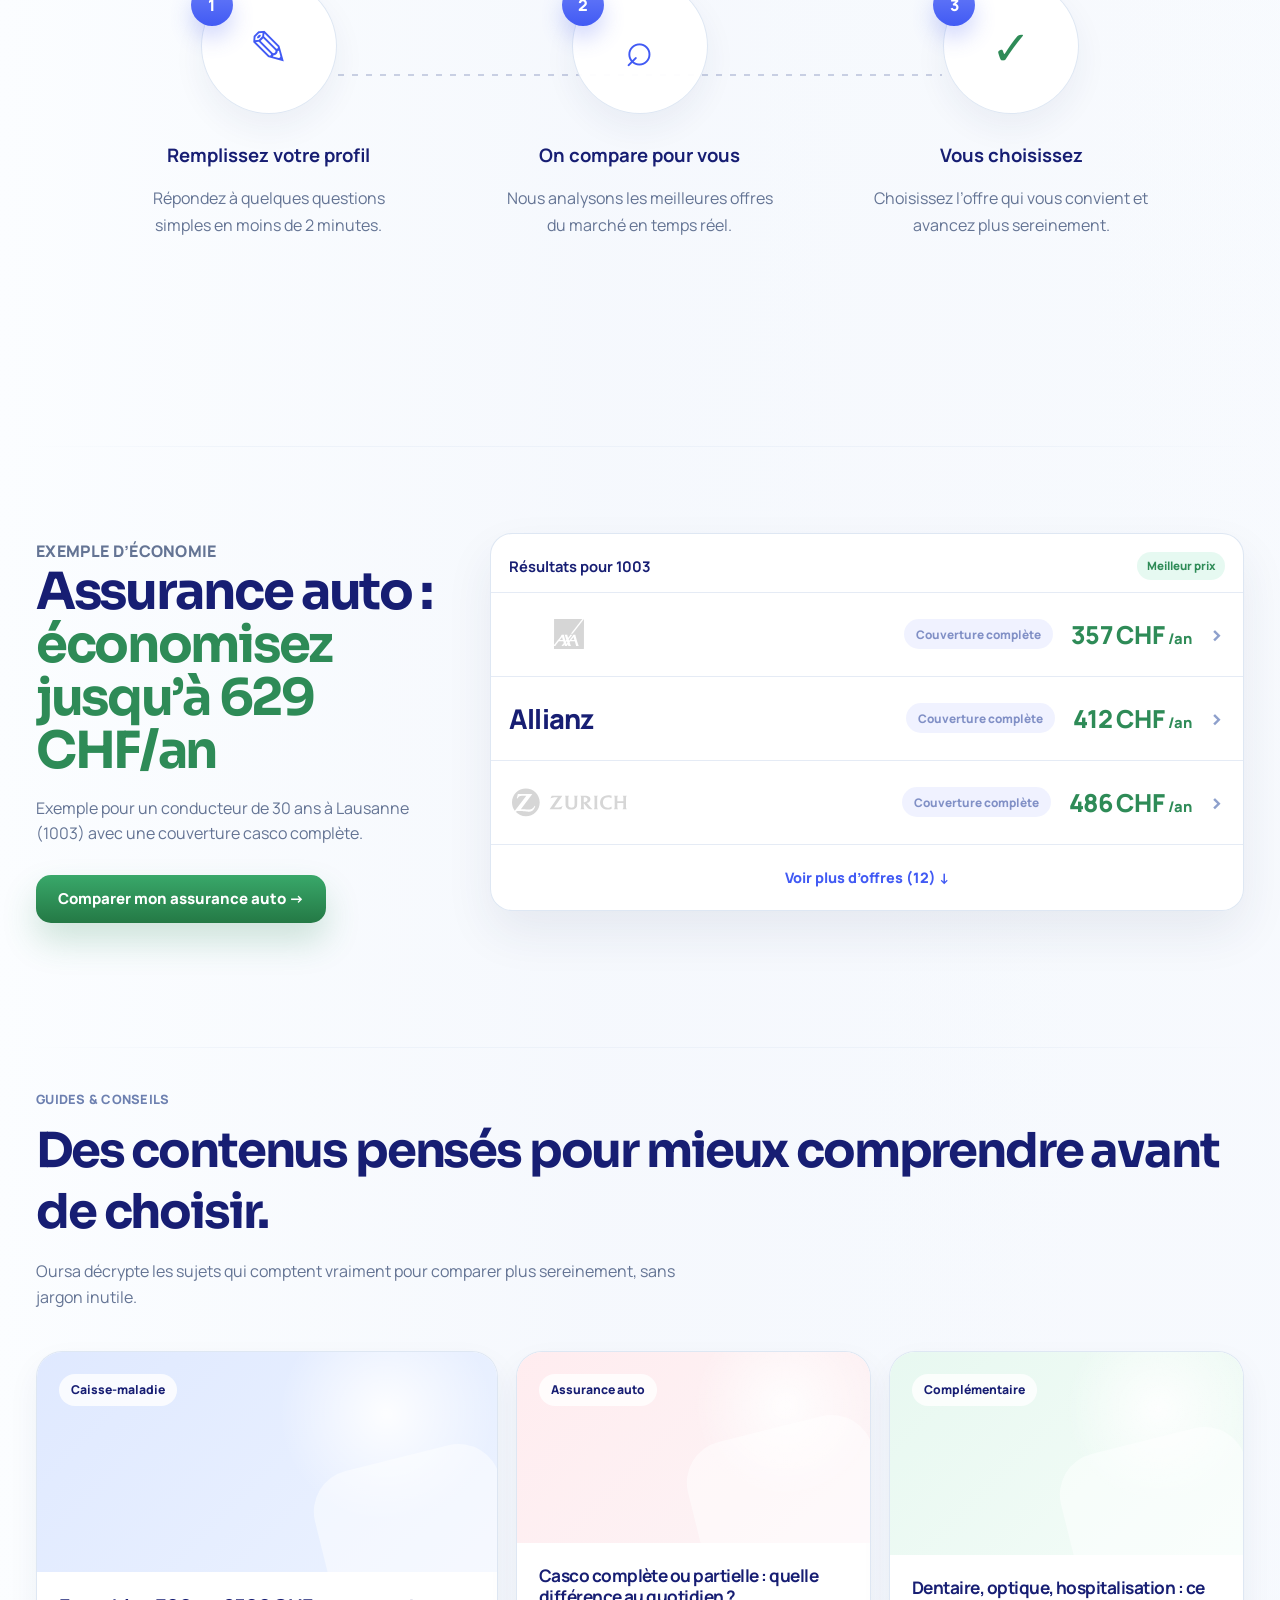
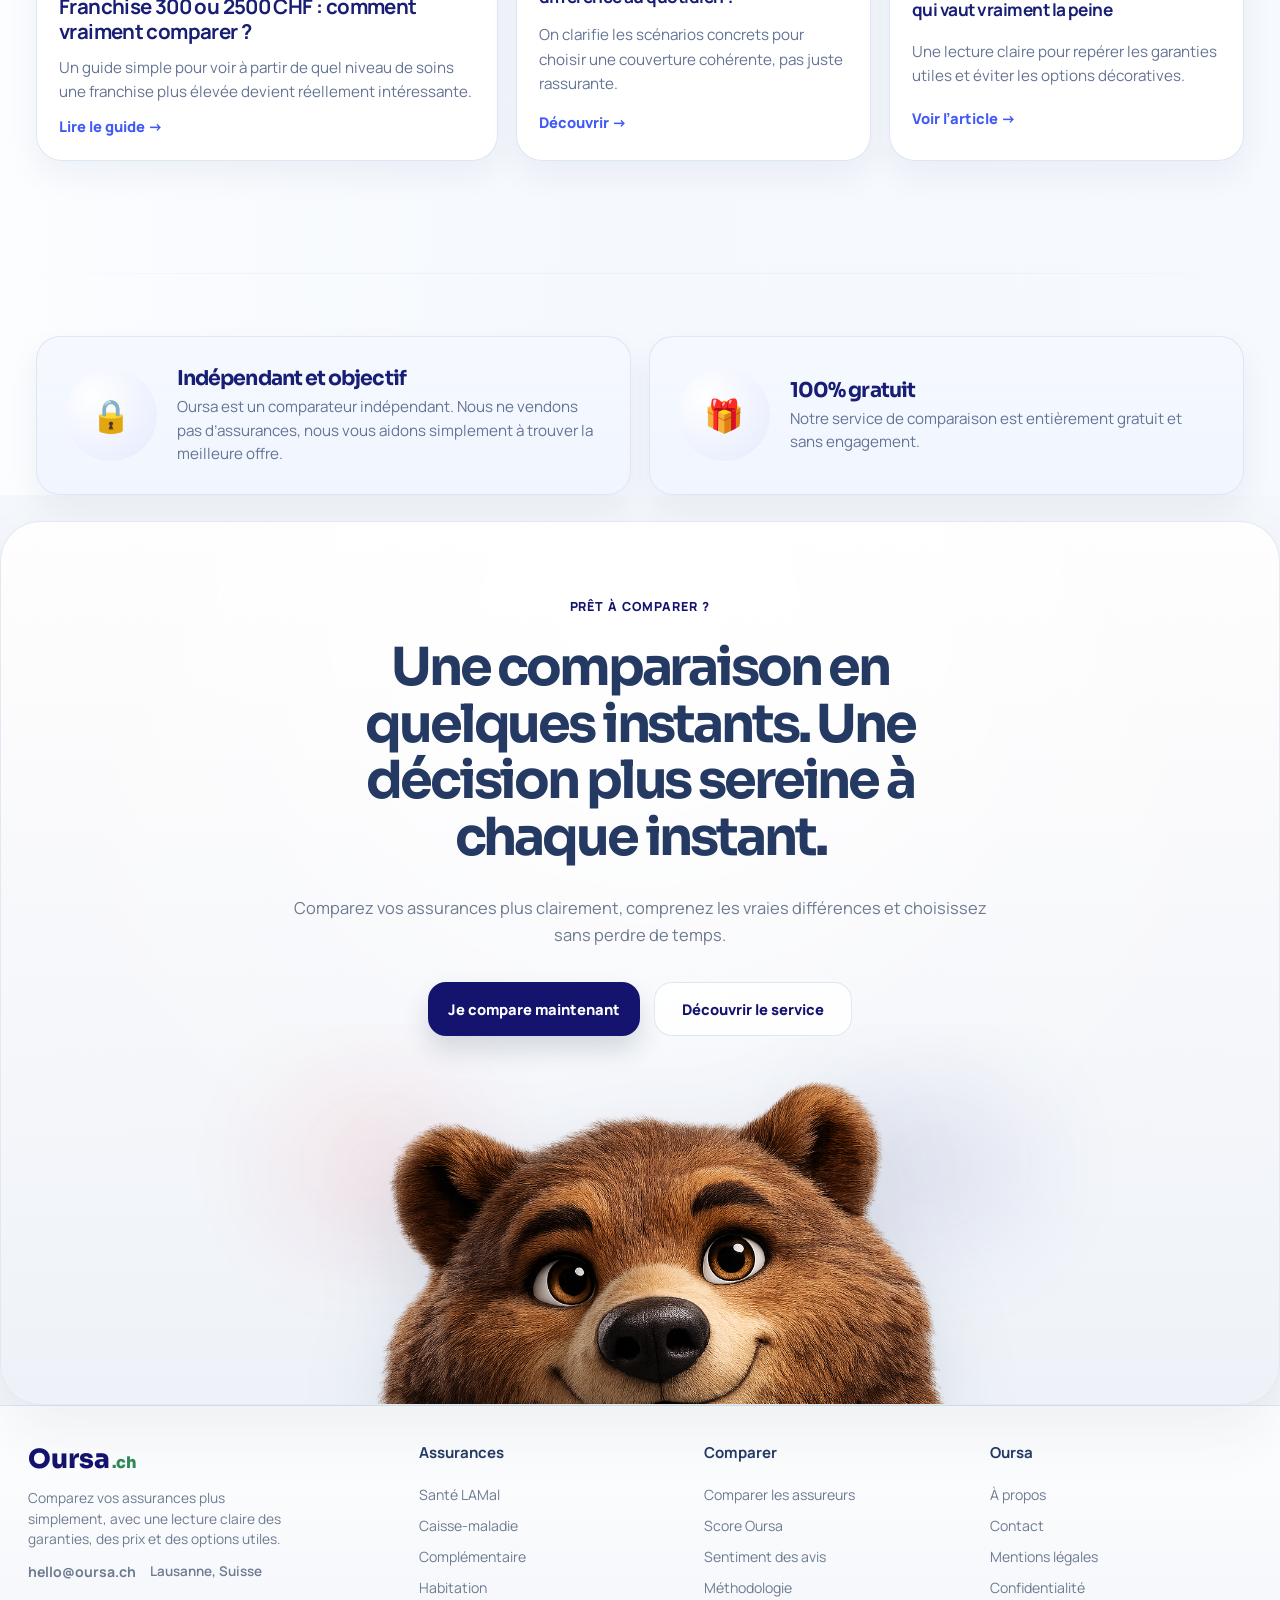
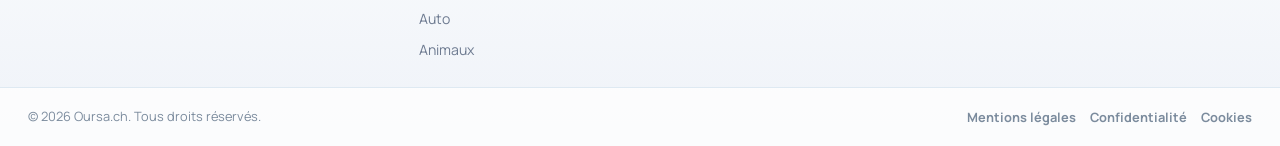
<file: green-landing.html>
<!DOCTYPE html>
<html lang="fr">
  <head>
    <meta charset="UTF-8" />
    <meta name="viewport" content="width=device-width, initial-scale=1.0" />
    <title>Oursa.ch | Concept vert</title>
    <meta
      name="description"
      content="Comparez vos assurances en Suisse avec Oursa.ch : auto, caisse-maladie, complémentaire, habitation, animaux et crédit."
    />
    <link rel="preconnect" href="https://fonts.googleapis.com" />
    <link rel="preconnect" href="https://fonts.gstatic.com" crossorigin />
    <link
      href="https://fonts.googleapis.com/css2?family=Manrope:wght@400;500;600;700;800&family=Sora:wght@600;700;800&display=swap"
      rel="stylesheet"
    />
    <link rel="stylesheet" href="concept-landing.css" />
  </head>
  <body class="concept-theme-green">
    <div class="concept-page">
      <header class="concept-header">
        <div class="concept-header__inner">
          <a class="concept-brand" href="index.html" aria-label="Oursa.ch">
            <span class="concept-brand__wordmark">Oursa</span>
            <span class="concept-brand__tld">.ch</span>
          </a>

          <nav class="concept-nav concept-nav--panels" aria-label="Navigation principale">
            <div class="concept-nav__item">
              <a class="concept-nav__trigger" href="assurances.html">Assurance</a>
              <div class="concept-menu-panel concept-menu-panel--wide">
                <div class="concept-menu-panel__intro">
                  <span>Protections essentielles</span>
                  <h3>Les assurances à comparer en priorité.</h3>
                  <p>Une lecture claire des garanties, franchises et options utiles au quotidien.</p>
                </div>
                <div class="concept-menu-panel__grid">
                  <a class="concept-menu-link" href="assurances.html#complementaire">
                    <img src="icon-splits-test/complementaire-dynamic.png" alt="" />
                    <span><strong>Complémentaire</strong><small>Ce qui complète vraiment.</small></span>
                  </a>
                  <a class="concept-menu-link" href="assurances.html#maladie">
                    <img src="icon-splits-test/caisse-maladie-dynamic.png" alt="" />
                    <span><strong>Caisse-maladie</strong><small>Prime, modèle et franchise.</small></span>
                  </a>
                  <a class="concept-menu-link" href="assurances.html#habitation">
                    <img src="icon-splits-test/habitation-dynamic.png" alt="" />
                    <span><strong>Habitation</strong><small>Protéger son logement.</small></span>
                  </a>
                  <a class="concept-menu-link" href="assurances.html#animaux">
                    <img src="icon-splits-test/animaux-dynamic.png" alt="" />
                    <span><strong>Animaux</strong><small>Pour chiens et chats.</small></span>
                  </a>
                  <a class="concept-menu-link" href="guides.html">
                    <span class="concept-menu-link__symbol">+</span>
                    <span><strong>Conseils assurance</strong><small>Comprendre avant de choisir.</small></span>
                  </a>
                </div>
              </div>
            </div>

            <div class="concept-nav__item">
              <a class="concept-nav__trigger" href="assurances.html#credit">Finance et Crédit</a>
              <div class="concept-menu-panel">
                <div class="concept-menu-panel__intro">
                  <span>Budget & projets</span>
                  <h3>Voyez le coût réel avant de vous engager.</h3>
                  <p>Des repères simples pour lire les mensualités, garanties et frais importants.</p>
                </div>
                <div class="concept-menu-panel__list">
                  <a href="assurances.html#credit">
                    <img class="concept-menu-list-icon" src="icon-splits-test/credit-dynamic.png" alt="" />
                    <span><strong>Assurance crédit</strong><small>Sécurisez vos projets plus facilement.</small></span>
                  </a>
                  <a href="comparer.html">
                    <span class="concept-menu-list-icon concept-menu-list-icon--compare">↔</span>
                    <span><strong>Comparer les offres</strong><small>Score Oursa, avis et critères utiles.</small></span>
                  </a>
                  <a href="guides.html">
                    <span class="concept-menu-list-icon concept-menu-list-icon--guide">□</span>
                    <span><strong>Guides budget</strong><small>Les points à lire avant de signer.</small></span>
                  </a>
                </div>
              </div>
            </div>

            <div class="concept-nav__item">
              <a class="concept-nav__trigger" href="assurances.html#auto">Véhicule</a>
              <div class="concept-menu-panel">
                <div class="concept-menu-panel__intro">
                  <span>Mobilité</span>
                  <h3>Comparez ce qui protège vraiment vos trajets.</h3>
                  <p>Assurance auto, options utiles et garanties à ne pas regarder trop vite.</p>
                </div>
                <div class="concept-menu-panel__list">
                  <a href="assurances.html#auto">
                    <img class="concept-menu-list-icon" src="icon-splits-test/auto-dynamic.png" alt="" />
                    <span><strong>Assurance auto</strong><small>Prix, casco, responsabilité civile et franchise.</small></span>
                  </a>
                  <a href="guides.html">
                    <span class="concept-menu-list-icon concept-menu-list-icon--guide">□</span>
                    <span><strong>Guides véhicule</strong><small>Comprendre les garanties avant de comparer.</small></span>
                  </a>
                  <a href="comparer.html">
                    <span class="concept-menu-list-icon concept-menu-list-icon--compare">↗</span>
                    <span><strong>Lancer une comparaison</strong><small>Un parcours simple et rapide.</small></span>
                  </a>
                </div>
              </div>
            </div>

            <div class="concept-nav__item">
              <a class="concept-nav__trigger" href="comparer.html">Comparer</a>
              <div class="concept-menu-panel">
                <div class="concept-menu-panel__intro">
                  <span>Score Oursa</span>
                  <h3>Une page dédiée pour comparer sans bruit.</h3>
                  <p>Sélectionnez deux assureurs et voyez les écarts utiles en un coup d’œil.</p>
                </div>
                <div class="concept-menu-panel__list">
                  <a href="comparer.html#compare-reviews">
                    <span class="concept-menu-list-icon concept-menu-list-icon--score">★</span>
                    <span><strong>Comparateur + avis</strong><small>Score, sentiment et critères.</small></span>
                  </a>
                  <a href="comparer.html#compare-methodology">
                    <span class="concept-menu-list-icon concept-menu-list-icon--method">≡</span>
                    <span><strong>Méthodologie</strong><small>Comprendre la logique du score.</small></span>
                  </a>
                  <a href="fonctionnement.html">
                    <span class="concept-menu-list-icon concept-menu-list-icon--steps">3</span>
                    <span><strong>Comment ça marche</strong><small>Le parcours Oursa étape par étape.</small></span>
                  </a>
                </div>
              </div>
            </div>

            <div class="concept-nav__item">
              <a class="concept-nav__trigger" href="guides.html">Guide</a>
              <div class="concept-menu-panel concept-menu-panel--right">
                <div class="concept-menu-panel__intro">
                  <span>Conseils</span>
                  <h3>Des contenus utiles avant de choisir.</h3>
                  <p>Des guides courts, lisibles et pensés pour éviter les mauvaises surprises.</p>
                </div>
                <div class="concept-menu-panel__list">
                  <a href="guides.html">
                    <span class="concept-menu-list-icon concept-menu-list-icon--guide">□</span>
                    <span><strong>Bibliothèque</strong><small>Tous les guides Oursa.</small></span>
                  </a>
                  <a href="guides.html#guides-library">
                    <span class="concept-menu-list-icon concept-menu-list-icon--article">✦</span>
                    <span><strong>Articles récents</strong><small>Caisse-maladie, auto, habitation.</small></span>
                  </a>
                  <a href="fonctionnement.html">
                    <span class="concept-menu-list-icon concept-menu-list-icon--method">?</span>
                    <span><strong>Fonctionnement</strong><small>Comprendre la méthode Oursa.</small></span>
                  </a>
                </div>
              </div>
            </div>
          </nav>

          <div class="concept-header__actions">
            <button class="concept-language" type="button" aria-label="Choisir la langue">FR</button>
            <a class="concept-login" href="comparer.html">Me connecter</a>
          </div>
        </div>
      </header>

      <main>
        <section class="concept-hero" id="hero">
          <div class="concept-hero__inner">
            <div class="concept-hero__copy">
              <p class="concept-eyebrow">
                <span class="concept-eyebrow__dot"></span>
                Le comparateur d’assurances suisse
              </p>
              <h1>
                Comparez vos assurances
                <span>en toute clarté.</span>
              </h1>
              <p class="concept-hero__lead">
                Des offres personnalisées, en quelques minutes.
                Gratuit, rapide et sans engagement.
              </p>

              <div class="concept-hero__actions" aria-label="Actions principales">
                <a class="concept-hero__button concept-hero__button--primary" href="comparer.html">
                  Comparer maintenant
                  <span>→</span>
                </a>
                <a class="concept-hero__button concept-hero__button--secondary" href="#categories">
                  Voir les catégories
                  <span>›</span>
                </a>
              </div>

              <div class="concept-hero__proof" aria-label="Avantages Oursa">
                <span>Gratuit</span>
                <span>Sans engagement</span>
                <span>Résultat en quelques minutes</span>
              </div>

              <div class="concept-tiles" id="categories" aria-label="Univers d'assurance">
                <a class="concept-tile" href="comparer.html">
                  <img src="icon-splits-test/auto-dynamic.png" alt="" aria-hidden="true" />
                  <strong>Assurance auto</strong>
                  <span>Comparez les meilleures options pour votre voiture</span>
                  <em>→</em>
                </a>
                <a class="concept-tile concept-tile--popular" href="comparer.html">
                  <img src="icon-splits-test/complementaire-dynamic.png" alt="" aria-hidden="true" />
                  <small class="concept-tile__badge">Populaire</small>
                  <strong>Assurance complémentaire</strong>
                  <span>Trouvez la couverture qui vous convient</span>
                  <em>→</em>
                </a>
                <a class="concept-tile" href="comparer.html">
                  <img src="icon-splits-test/caisse-maladie-dynamic.png" alt="" aria-hidden="true" />
                  <strong>Assurance maladie</strong>
                  <span>Comparez les caisses et avancez plus clairement</span>
                  <em>→</em>
                </a>
                <a class="concept-tile" href="comparer.html">
                  <img src="icon-splits-test/habitation-dynamic.png" alt="" aria-hidden="true" />
                  <strong>Assurance habitation</strong>
                  <span>Protégez votre logement au meilleur prix</span>
                  <em>→</em>
                </a>
                <a class="concept-tile" href="comparer.html">
                  <img src="icon-splits-test/animaux-dynamic.png" alt="" aria-hidden="true" />
                  <strong>Assurance animaux</strong>
                  <span>Pour le bien-être de vos compagnons</span>
                  <em>→</em>
                </a>
                <a class="concept-tile" href="comparer.html">
                  <img src="icon-splits-test/credit-dynamic.png" alt="" aria-hidden="true" />
                  <strong>Assurance crédit</strong>
                  <span>Sécurisez vos projets plus facilement</span>
                  <em>→</em>
                </a>
              </div>
            </div>

            <div class="concept-hero__visual" aria-hidden="true">
              <img class="concept-hero__bear" src="oursa-bear-green-hero.png" alt="" />
            </div>
          </div>
        </section>

        <section class="concept-partners">
          <div class="concept-section-head">
            <h2>Nous comparons les meilleures assurances</h2>
          </div>
          <div class="concept-partners__carousel" aria-label="Partenaires assurances">
            <div class="concept-partners__track">
              <div class="concept-partners__logos">
                <img src="Axa.svg" alt="AXA" />
                <img src="Helsana.svg" alt="Helsana" />
                <img src="Zurich.svg" alt="Zurich" />
                <img src="css.svg" alt="CSS" />
                <img src="Groupemutuel.svg" alt="Groupe Mutuel" />
                <img src="Swica.svg" alt="SWICA" />
                <img src="sanitas.svg" alt="Sanitas" />
              </div>
              <div class="concept-partners__logos" aria-hidden="true">
                <img src="Axa.svg" alt="" />
                <img src="Helsana.svg" alt="" />
                <img src="Zurich.svg" alt="" />
                <img src="css.svg" alt="" />
                <img src="Groupemutuel.svg" alt="" />
                <img src="Swica.svg" alt="" />
                <img src="sanitas.svg" alt="" />
              </div>
            </div>
          </div>
          <a class="concept-link" href="comparer.html">Voir tous nos partenaires →</a>
        </section>

        <section class="concept-steps">
          <div class="concept-section-head">
            <h2>Comment ça marche&nbsp;?</h2>
          </div>
          <div class="concept-steps__grid">
            <article class="concept-step">
              <span class="concept-step__badge">1</span>
              <div class="concept-step__circle">✎</div>
              <h3>Remplissez votre profil</h3>
              <p>Répondez à quelques questions simples en moins de 2 minutes.</p>
            </article>
            <article class="concept-step">
              <span class="concept-step__badge">2</span>
              <div class="concept-step__circle">⌕</div>
              <h3>On compare pour vous</h3>
              <p>Nous analysons les meilleures offres du marché en temps réel.</p>
            </article>
            <article class="concept-step">
              <span class="concept-step__badge">3</span>
              <div class="concept-step__circle concept-step__circle--green">✓</div>
              <h3>Vous choisissez</h3>
              <p>Choisissez l’offre qui vous convient et avancez plus sereinement.</p>
            </article>
          </div>
        </section>

        <section class="concept-savings">
          <div class="concept-savings__inner">
            <div class="concept-savings__copy">
              <p class="concept-savings__eyebrow">Exemple d’économie</p>
              <h2>
                Assurance auto :
                <span>économisez jusqu’à 629 CHF/an</span>
              </h2>
              <p>
                Exemple pour un conducteur de 30 ans à Lausanne (1003)
                avec une couverture casco complète.
              </p>
              <a class="concept-savings__cta" href="comparer.html">Comparer mon assurance auto →</a>
            </div>

            <div class="concept-savings__card" aria-label="Exemple de résultats de comparaison">
              <div class="concept-savings__card-head">
                <strong>Résultats pour 1003</strong>
                <span>Meilleur prix</span>
              </div>

              <article class="concept-offer-row">
                <div class="concept-offer-row__brand">
                  <img src="Axa.svg" alt="AXA" />
                </div>
                <div class="concept-offer-row__badge">Couverture complète</div>
                <div class="concept-offer-row__price">357 CHF <small>/an</small></div>
                <div class="concept-offer-row__arrow">›</div>
              </article>

              <article class="concept-offer-row">
                <div class="concept-offer-row__brand concept-offer-row__brand--text">
                  <strong>Allianz</strong>
                </div>
                <div class="concept-offer-row__badge">Couverture complète</div>
                <div class="concept-offer-row__price">412 CHF <small>/an</small></div>
                <div class="concept-offer-row__arrow">›</div>
              </article>

              <article class="concept-offer-row">
                <div class="concept-offer-row__brand">
                  <img src="Zurich.svg" alt="Zurich" />
                </div>
                <div class="concept-offer-row__badge">Couverture complète</div>
                <div class="concept-offer-row__price">486 CHF <small>/an</small></div>
                <div class="concept-offer-row__arrow">›</div>
              </article>

              <a class="concept-savings__more" href="comparer.html">Voir plus d’offres (12) ↓</a>
            </div>
          </div>
        </section>

        <section class="concept-blog">
          <div class="concept-blog__inner">
            <div class="concept-section-head concept-section-head--left">
              <p class="concept-blog__eyebrow">Guides & conseils</p>
              <h2>Des contenus pensés pour mieux comprendre avant de choisir.</h2>
              <p class="concept-blog__lead">
                Oursa décrypte les sujets qui comptent vraiment pour comparer plus sereinement,
                sans jargon inutile.
              </p>
            </div>

            <div class="concept-blog__grid">
              <article class="concept-blog-card concept-blog-card--featured">
                <div class="concept-blog-card__visual concept-blog-card__visual--blue">
                  <span class="concept-blog-card__tag">Caisse-maladie</span>
                  <div class="concept-blog-card__shape"></div>
                </div>
                <div class="concept-blog-card__content">
                  <strong>Franchise 300 ou 2500 CHF : comment vraiment comparer ?</strong>
                  <p>
                    Un guide simple pour voir à partir de quel niveau de soins une franchise plus élevée
                    devient réellement intéressante.
                  </p>
                  <a href="guides.html">Lire le guide →</a>
                </div>
              </article>

              <article class="concept-blog-card">
                <div class="concept-blog-card__visual concept-blog-card__visual--red">
                  <span class="concept-blog-card__tag">Assurance auto</span>
                  <div class="concept-blog-card__shape"></div>
                </div>
                <div class="concept-blog-card__content">
                  <strong>Casco complète ou partielle : quelle différence au quotidien ?</strong>
                  <p>
                    On clarifie les scénarios concrets pour choisir une couverture cohérente, pas juste rassurante.
                  </p>
                  <a href="guides.html">Découvrir →</a>
                </div>
              </article>

              <article class="concept-blog-card">
                <div class="concept-blog-card__visual concept-blog-card__visual--green">
                  <span class="concept-blog-card__tag">Complémentaire</span>
                  <div class="concept-blog-card__shape"></div>
                </div>
                <div class="concept-blog-card__content">
                  <strong>Dentaire, optique, hospitalisation : ce qui vaut vraiment la peine</strong>
                  <p>
                    Une lecture claire pour repérer les garanties utiles et éviter les options décoratives.
                  </p>
                  <a href="guides.html">Voir l’article →</a>
                </div>
              </article>
            </div>
          </div>
        </section>

        <section class="concept-values" id="about">
          <div class="concept-values__inner">
            <article class="concept-value-card">
              <div class="concept-value-card__icon">🔒</div>
              <div>
                <h3>Indépendant et objectif</h3>
                <p>
                  Oursa est un comparateur indépendant. Nous ne vendons pas d’assurances,
                  nous vous aidons simplement à trouver la meilleure offre.
                </p>
              </div>
            </article>
            <article class="concept-value-card">
              <div class="concept-value-card__icon">🎁</div>
              <div>
                <h3>100% gratuit</h3>
                <p>
                  Notre service de comparaison est entièrement gratuit et sans engagement.
                </p>
              </div>
            </article>
          </div>
        </section>

        <section class="compare-section compare-section--cta">
          <div class="compare-section__inner">
            <div class="compare-cta-showcase">
              <div class="compare-cta-showcase__content">
                <p>Prêt à comparer ?</p>
                <h2>Une comparaison en quelques instants. Une décision plus sereine à chaque instant.</h2>
                <div class="compare-cta-showcase__lead">
                  <p>Comparez vos assurances plus clairement, comprenez les vraies différences et choisissez sans perdre de temps.</p>
                </div>
                <div class="compare-cta-showcase__actions">
                  <a class="compare-button" href="comparer.html">Je compare maintenant</a>
                  <a class="compare-button compare-button--ghost" href="fonctionnement.html">Découvrir le service</a>
                </div>
              </div>

              <div class="compare-cta-showcase__visual" aria-hidden="true">
                <div class="compare-cta-showcase__glow compare-cta-showcase__glow--left"></div>
                <div class="compare-cta-showcase__glow compare-cta-showcase__glow--right"></div>
                <div class="compare-cta-showcase__peek">
                  <img class="compare-cta-showcase__bear-image" src="oursa-bear-peek-footer.png" alt="" decoding="async" />
                </div>
              </div>
            </div>
          </div>
        </section>
      </main>

      <footer class="compare-footer">
        <div class="compare-footer__inner">
          <div class="compare-footer__brand">
            <a class="compare-brand" href="index.html" aria-label="Oursa.ch">
              <span class="compare-brand__wordmark">Oursa</span>
              <span class="compare-brand__tld">.ch</span>
            </a>
            <p>Comparez vos assurances plus simplement, avec une lecture claire des garanties, des prix et des options utiles.</p>
            <div class="compare-footer__contact">
              <a href="mailto:hello@oursa.ch">hello@oursa.ch</a>
              <span>Lausanne, Suisse</span>
            </div>
          </div>

          <div class="compare-footer__column">
            <h3>Assurances</h3>
            <a href="assurances.html#maladie">Santé LAMal</a>
            <a href="assurances.html#maladie">Caisse-maladie</a>
            <a href="assurances.html#complementaire">Complémentaire</a>
            <a href="assurances.html#habitation">Habitation</a>
            <a href="assurances.html#auto">Auto</a>
            <a href="assurances.html#animaux">Animaux</a>
          </div>

          <div class="compare-footer__column">
            <h3>Comparer</h3>
            <a href="comparer.html">Comparer les assureurs</a>
            <a href="comparer.html#compare-reviews">Score Oursa</a>
            <a href="comparer.html#compare-reviews">Sentiment des avis</a>
            <a href="comparer.html#compare-methodology">Méthodologie</a>
          </div>

          <div class="compare-footer__column">
            <h3>Oursa</h3>
            <a href="#about">À propos</a>
            <a href="#hero">Contact</a>
            <a href="#hero">Mentions légales</a>
            <a href="#hero">Confidentialité</a>
          </div>
        </div>

        <div class="compare-footer__bottom">
          <div class="compare-footer__bottom-inner">
            <p>© 2026 Oursa.ch. Tous droits réservés.</p>
            <div class="compare-footer__legal">
              <a href="#hero">Mentions légales</a>
              <a href="#hero">Confidentialité</a>
              <a href="#hero">Cookies</a>
            </div>
          </div>
        </div>
      </footer>
    </div>
  </body>
</html>
</file>
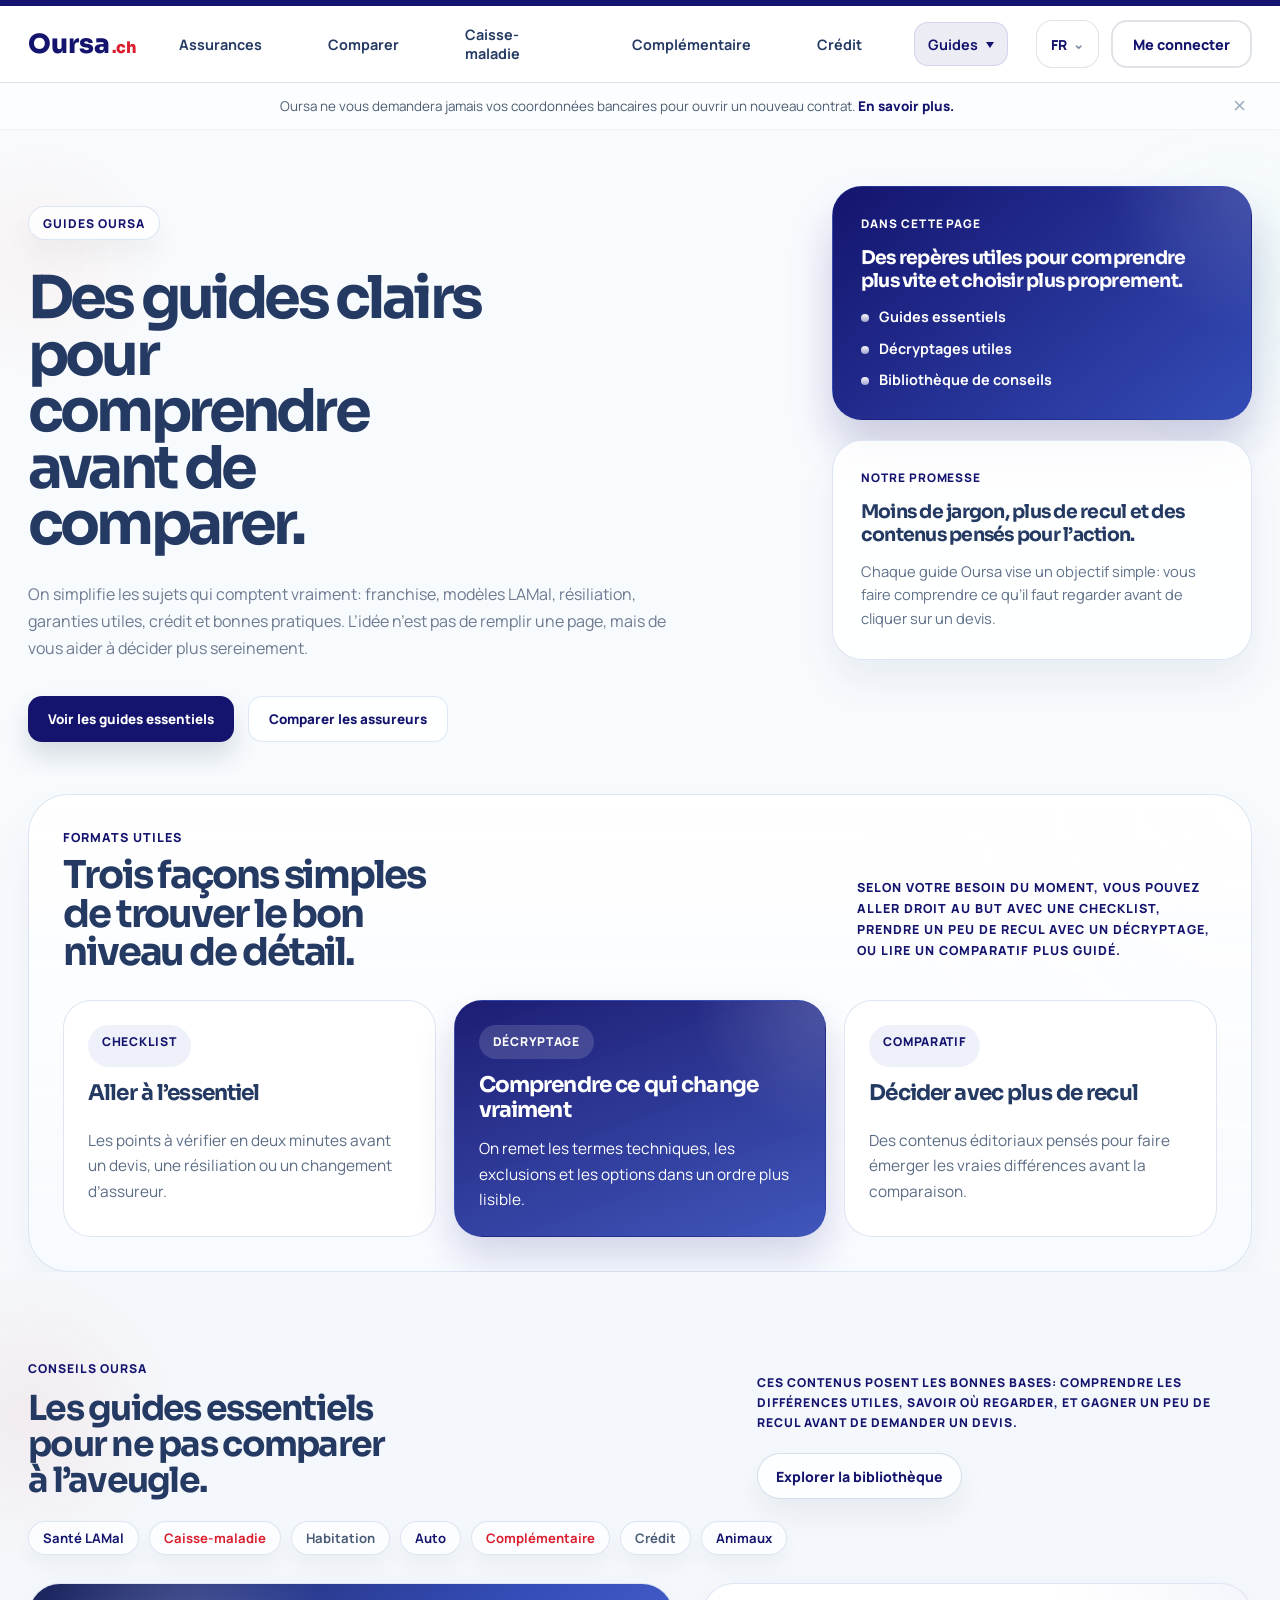
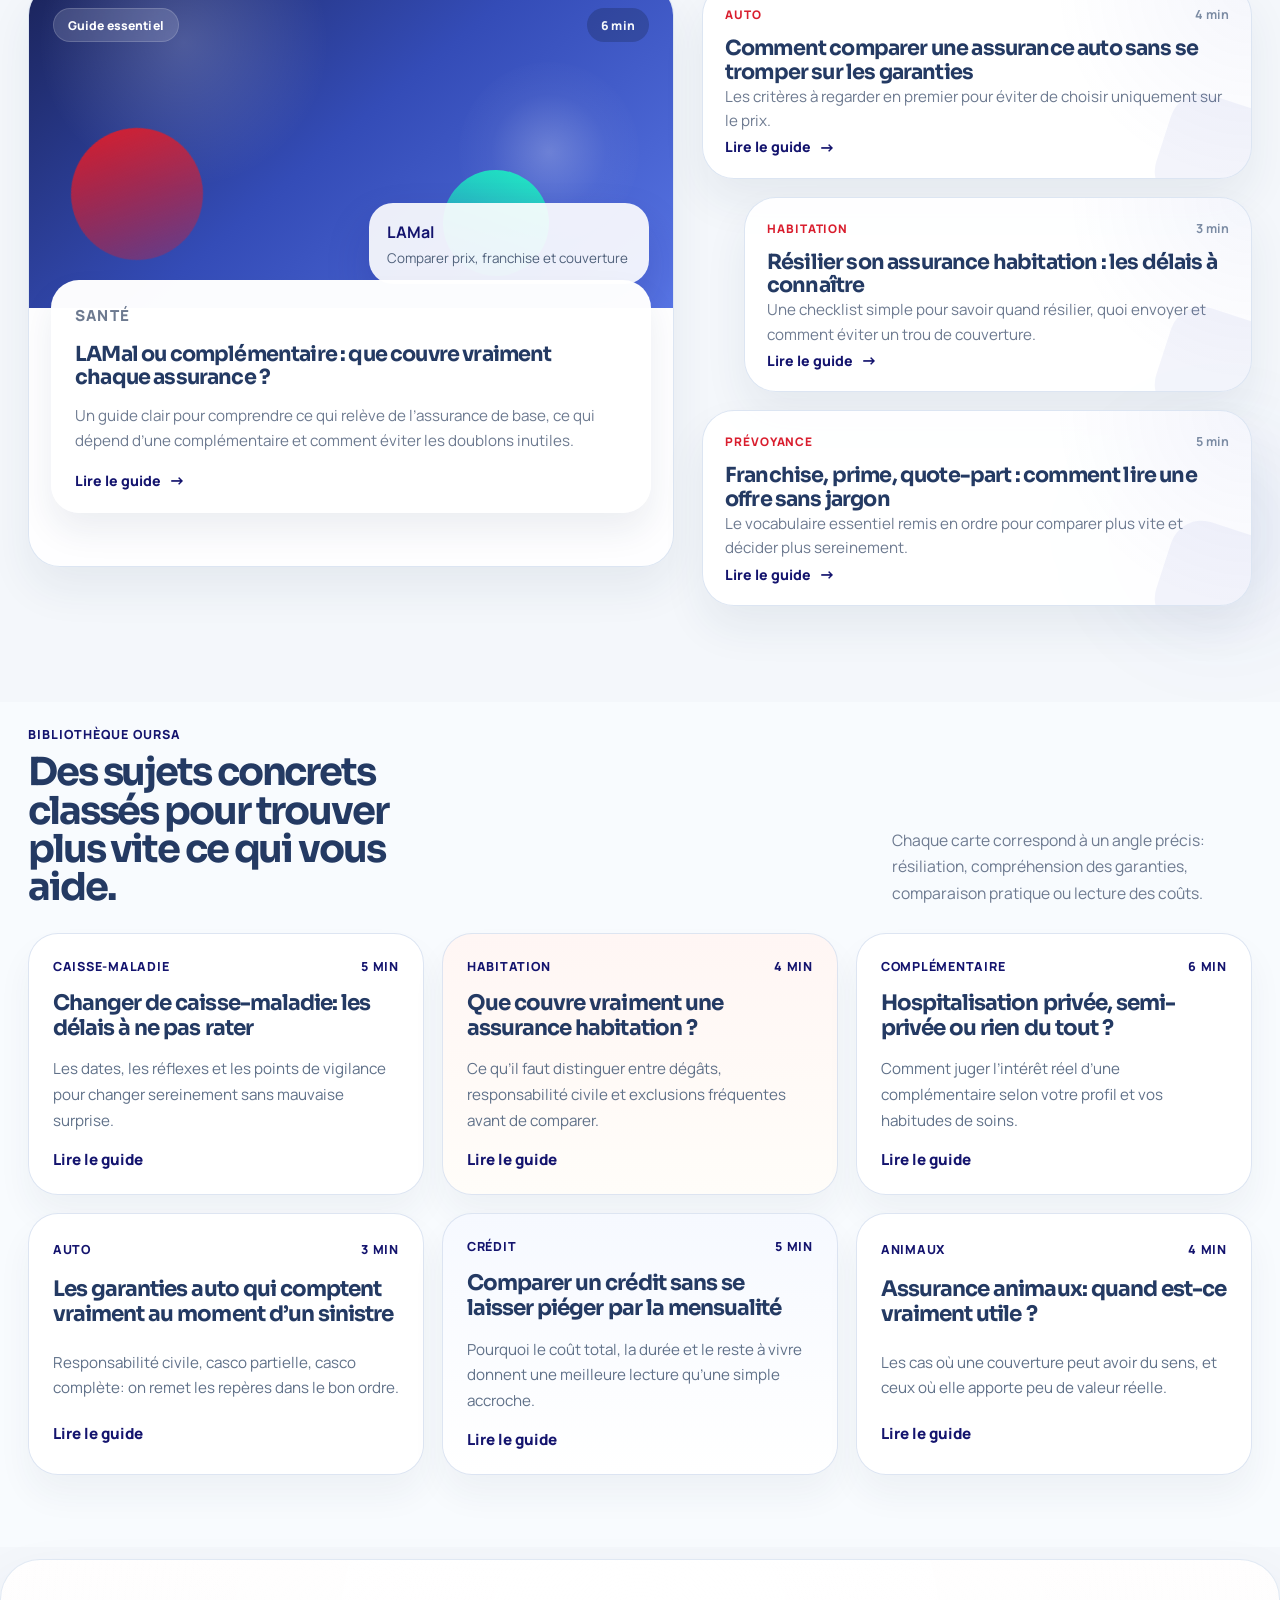
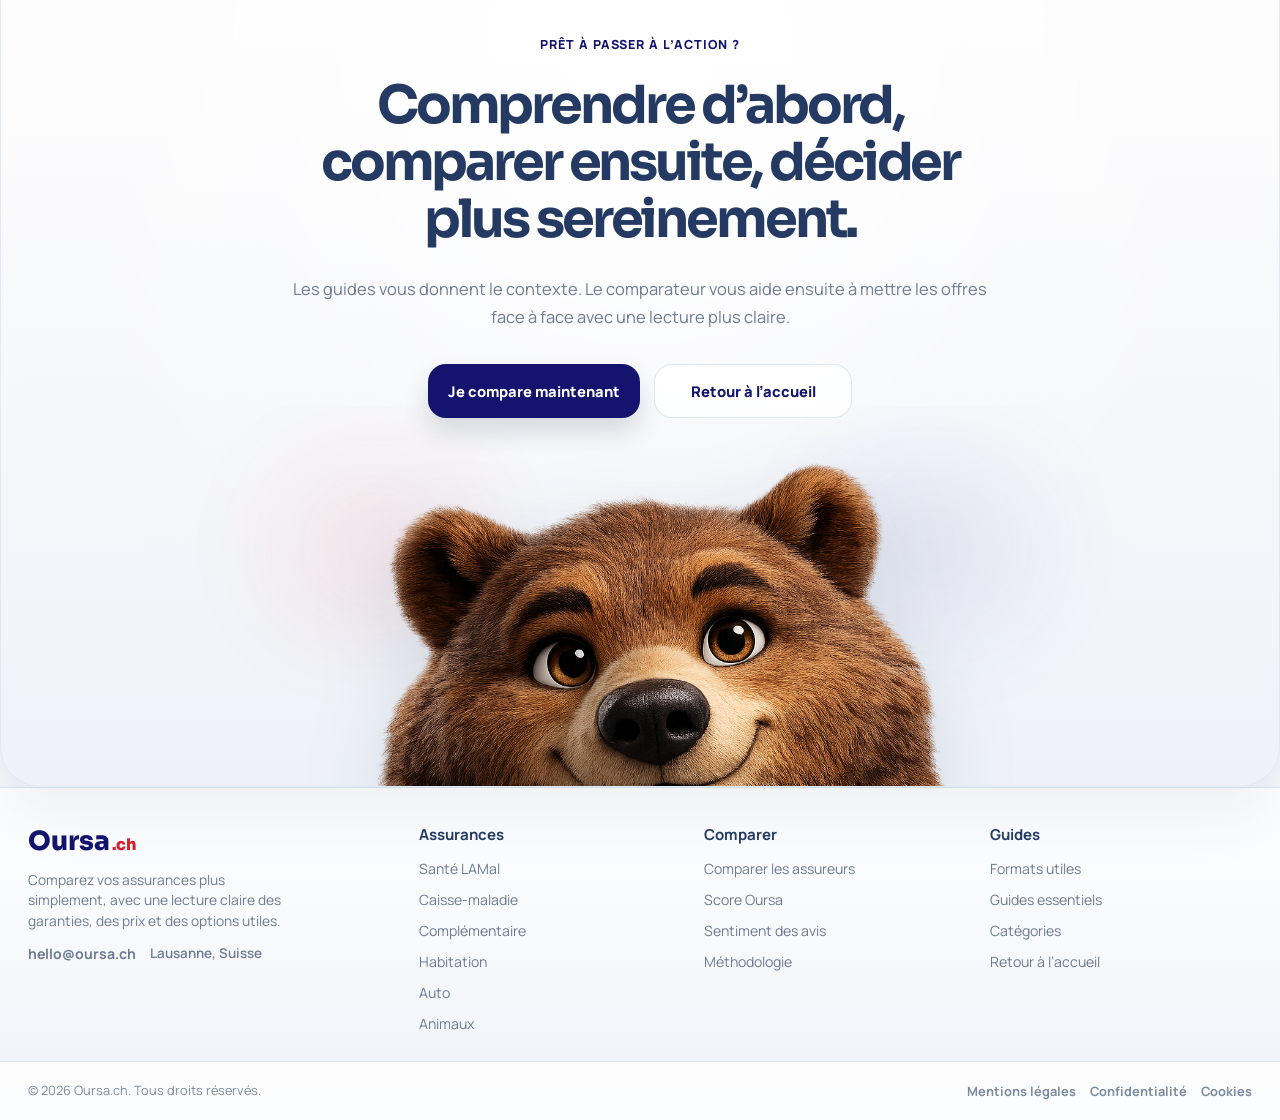
<file: guides.html>
<!DOCTYPE html>
<html lang="fr">
  <head>
    <meta charset="UTF-8" />
    <meta name="viewport" content="width=device-width, initial-scale=1.0" />
    <title>Oursa.ch | Guides clairs pour mieux comprendre vos assurances</title>
    <meta
      name="description"
      content="Retrouvez les guides Oursa pour comprendre la caisse-maladie, l’assurance habitation, l’auto, la complémentaire et plus encore avant de comparer."
    />
    <script>
      try {
        if (localStorage.getItem("oursa-theme") === "dark") {
          document.documentElement.dataset.theme = "dark";
        }
      } catch (error) {}
    </script>
    <link rel="preconnect" href="https://fonts.googleapis.com" />
    <link rel="preconnect" href="https://fonts.gstatic.com" crossorigin />
    <link
      href="https://fonts.googleapis.com/css2?family=Manrope:wght@400;500;600;700;800&family=Sora:wght@600;700;800&display=swap"
      rel="stylesheet"
    />
    <link rel="stylesheet" href="furets-inspired.css" />
  </head>
  <body>
    <div class="comparator-page guides-page">
      <header class="compare-header">
        <div class="compare-header__inner">
          <a class="compare-brand" href="index.html" aria-label="Oursa.ch">
            <span class="compare-brand__wordmark">Oursa</span>
            <span class="compare-brand__tld">.ch</span>
          </a>

          <nav class="compare-nav" aria-label="Navigation principale">
            <div class="compare-nav__item">
              <a class="compare-nav__trigger" href="index.html#hero">Assurances</a>
              <div class="compare-nav__panel">
                <div class="compare-nav__panel-head">
                  <p class="compare-nav__eyebrow">Univers Oursa</p>
                  <h3>Trouvez l’offre pensée pour vous.</h3>
                  <p>Comparez les protections essentielles avec un parcours clair, rapide et rassurant.</p>
                </div>
                <div class="compare-nav__panel-grid">
                  <div class="compare-nav__column">
                    <p class="compare-nav__section-title">Les essentiels</p>
                    <div class="compare-nav__link-list">
                      <a class="compare-nav__link" href="#hero">
                        <span class="compare-nav__link-mark"></span>
                        <span><strong>Assurance auto</strong><small>Tarifs, franchises et garanties au même endroit.</small></span>
                      </a>
                      <a class="compare-nav__link" href="#hero">
                        <span class="compare-nav__link-mark"></span>
                        <span><strong>Assurance habitation</strong><small>Comparer ce qui protège vraiment votre logement.</small></span>
                      </a>
                      <a class="compare-nav__link" href="#hero">
                        <span class="compare-nav__link-mark"></span>
                        <span><strong>Caisse-maladie</strong><small>Les modèles LAMal et la franchise sans jargon.</small></span>
                      </a>
                    </div>
                  </div>
                  <div class="compare-nav__column">
                    <p class="compare-nav__section-title">Besoin spécifique</p>
                    <div class="compare-nav__link-list">
                      <a class="compare-nav__link" href="#hero">
                        <span class="compare-nav__link-mark"></span>
                        <span><strong>Complémentaire</strong><small>Hospitalisation, dentaire, optique et plus.</small></span>
                      </a>
                      <a class="compare-nav__link" href="#hero">
                        <span class="compare-nav__link-mark"></span>
                        <span><strong>Assurance animaux</strong><small>Pour chiens et chats, avec lecture simple des garanties.</small></span>
                      </a>
                      <a class="compare-nav__link" href="#hero">
                        <span class="compare-nav__link-mark"></span>
                        <span><strong>Crédit</strong><small>Une vue lisible des coûts, mensualités et options.</small></span>
                      </a>
                    </div>
                  </div>
                  <a class="compare-nav__spotlight" href="#hero">
                    <p class="compare-nav__spotlight-eyebrow">Parcours rapide</p>
                    <strong>Répondez à quelques questions et voyez les options adaptées.</strong>
                    <span>Un comparatif lisible, sans détour et sans surcharge.</span>
                  </a>
                </div>
              </div>
            </div>

            <div class="compare-nav__item">
              <a class="compare-nav__trigger" href="comparer.html">Comparer</a>
              <div class="compare-nav__panel">
                <div class="compare-nav__panel-head">
                  <p class="compare-nav__eyebrow">Score Oursa</p>
                  <h3>Un espace dédié pour comparer sans bruit autour.</h3>
                  <p>Choisissez deux assureurs, voyez les écarts utiles et comprenez la logique derrière le score Oursa.</p>
                </div>
                <div class="compare-nav__panel-grid">
                  <div class="compare-nav__column">
                    <p class="compare-nav__section-title">Dans cette page</p>
                    <div class="compare-nav__link-list">
                      <a class="compare-nav__link" href="comparer.html#compare-reviews">
                        <span class="compare-nav__link-mark"></span>
                        <span><strong>Comparer deux assureurs</strong><small>Scores, critères et lecture instantanée.</small></span>
                      </a>
                      <a class="compare-nav__link" href="comparer.html#compare-reviews">
                        <span class="compare-nav__link-mark"></span>
                        <span><strong>Sentiment des avis</strong><small>Positif, neutre et négatif avec volume de retours.</small></span>
                      </a>
                    </div>
                  </div>
                  <div class="compare-nav__column">
                    <p class="compare-nav__section-title">Confiance</p>
                    <div class="compare-nav__link-list">
                      <a class="compare-nav__link" href="comparer.html#compare-methodology">
                        <span class="compare-nav__link-mark"></span>
                        <span><strong>Méthodologie</strong><small>Comment Oursa construit ses repères et ses scores.</small></span>
                      </a>
                      <a class="compare-nav__link" href="#guides-library">
                        <span class="compare-nav__link-mark"></span>
                        <span><strong>Guides liés</strong><small>Prolongez la comparaison avec des contenus utiles.</small></span>
                      </a>
                    </div>
                  </div>
                  <a class="compare-nav__spotlight" href="comparer.html#compare-reviews">
                    <p class="compare-nav__spotlight-eyebrow">Page dédiée</p>
                    <strong>Le bon format pour rendre le Score Oursa plus crédible, plus lisible et plus scalable.</strong>
                    <span>On garde la home orientée conversion, et ici on prend le temps d’expliquer.</span>
                  </a>
                </div>
              </div>
            </div>

            <div class="compare-nav__item">
              <a class="compare-nav__trigger" href="index.html#hero">Caisse-maladie</a>
              <div class="compare-nav__panel">
                <div class="compare-nav__panel-head">
                  <p class="compare-nav__eyebrow">LAMal</p>
                  <h3>Comprendre la caisse-maladie sans stress.</h3>
                  <p>On met en avant ce qui change vraiment sur votre prime, votre franchise et votre modèle.</p>
                </div>
                <div class="compare-nav__panel-grid">
                  <div class="compare-nav__column">
                    <p class="compare-nav__section-title">Les bases</p>
                    <div class="compare-nav__link-list">
                      <a class="compare-nav__link" href="#hero"><span class="compare-nav__link-mark"></span><span><strong>Franchise</strong><small>Comparer l’impact réel entre 300 et 2500 CHF.</small></span></a>
                      <a class="compare-nav__link" href="#hero"><span class="compare-nav__link-mark"></span><span><strong>Modèles</strong><small>Médecin de famille, HMO ou télémédecine.</small></span></a>
                      <a class="compare-nav__link" href="#hero"><span class="compare-nav__link-mark"></span><span><strong>Subside</strong><small>Voir rapidement si une aide peut s’appliquer.</small></span></a>
                    </div>
                  </div>
                  <div class="compare-nav__column">
                    <p class="compare-nav__section-title">Moments de vie</p>
                    <div class="compare-nav__link-list">
                      <a class="compare-nav__link" href="#guides-library"><span class="compare-nav__link-mark"></span><span><strong>Changer d’assureur</strong><small>Les étapes et délais pour changer sereinement.</small></span></a>
                      <a class="compare-nav__link" href="#guides-library"><span class="compare-nav__link-mark"></span><span><strong>Famille</strong><small>Optimiser la couverture pour plusieurs profils.</small></span></a>
                      <a class="compare-nav__link" href="#guides-library"><span class="compare-nav__link-mark"></span><span><strong>Jeunes adultes</strong><small>Les bons repères pour éviter les mauvais choix.</small></span></a>
                    </div>
                  </div>
                  <a class="compare-nav__spotlight" href="#hero">
                    <p class="compare-nav__spotlight-eyebrow">Lecture claire</p>
                    <strong>Prime, franchise, modèle: tout ce qui compte, sans jargon administratif.</strong>
                    <span>Une approche pensée pour décider plus sereinement.</span>
                  </a>
                </div>
              </div>
            </div>

            <div class="compare-nav__item">
              <a class="compare-nav__trigger" href="index.html#hero">Complémentaire</a>
              <div class="compare-nav__panel">
                <div class="compare-nav__panel-head">
                  <p class="compare-nav__eyebrow">Couverture en plus</p>
                  <h3>Choisissez ce qui mérite vraiment d’être complété.</h3>
                  <p>Identifiez les options utiles selon vos habitudes, sans payer pour des garanties invisibles.</p>
                </div>
                <div class="compare-nav__panel-grid">
                  <div class="compare-nav__column">
                    <p class="compare-nav__section-title">Couvertures clés</p>
                    <div class="compare-nav__link-list">
                      <a class="compare-nav__link" href="#hero"><span class="compare-nav__link-mark"></span><span><strong>Hospitalisation</strong><small>Privé, semi-privé et alternatives à comparer.</small></span></a>
                      <a class="compare-nav__link" href="#hero"><span class="compare-nav__link-mark"></span><span><strong>Dentaire</strong><small>Voir vite si le rapport coût / usage est cohérent.</small></span></a>
                      <a class="compare-nav__link" href="#hero"><span class="compare-nav__link-mark"></span><span><strong>Optique</strong><small>Lunettes, lentilles et fréquence réelle d’utilisation.</small></span></a>
                    </div>
                  </div>
                  <div class="compare-nav__column">
                    <p class="compare-nav__section-title">Selon votre profil</p>
                    <div class="compare-nav__link-list">
                      <a class="compare-nav__link" href="#guides-library"><span class="compare-nav__link-mark"></span><span><strong>Je voyage souvent</strong><small>Ce qui vaut la peine pour l’étranger.</small></span></a>
                      <a class="compare-nav__link" href="#guides-library"><span class="compare-nav__link-mark"></span><span><strong>Famille active</strong><small>Comparer les options qui servent vraiment au quotidien.</small></span></a>
                      <a class="compare-nav__link" href="#guides-library"><span class="compare-nav__link-mark"></span><span><strong>Médecines douces</strong><small>Lire les exclusions et plafonds en un coup d’œil.</small></span></a>
                    </div>
                  </div>
                  <a class="compare-nav__spotlight" href="#hero">
                    <p class="compare-nav__spotlight-eyebrow">Ce qui change tout</p>
                    <strong>On hiérarchise les garanties pour vous aider à voir l’utile avant le marketing.</strong>
                    <span>Un tri plus net, plus moderne, plus actionnable.</span>
                  </a>
                </div>
              </div>
            </div>

            <div class="compare-nav__item">
              <a class="compare-nav__trigger" href="index.html#hero">Crédit</a>
              <div class="compare-nav__panel">
                <div class="compare-nav__panel-head">
                  <p class="compare-nav__eyebrow">Crédit</p>
                  <h3>Comparez le coût total, pas juste la promesse.</h3>
                  <p>Mensualités, durée, coût global: on remet les vrais repères au centre de la décision.</p>
                </div>
                <div class="compare-nav__panel-grid">
                  <div class="compare-nav__column">
                    <p class="compare-nav__section-title">Comparer</p>
                    <div class="compare-nav__link-list">
                      <a class="compare-nav__link" href="#hero"><span class="compare-nav__link-mark"></span><span><strong>Prêt personnel</strong><small>Une lecture simple des montants, durées et mensualités.</small></span></a>
                      <a class="compare-nav__link" href="#hero"><span class="compare-nav__link-mark"></span><span><strong>Budget</strong><small>Voir ce qui reste soutenable avant de s’engager.</small></span></a>
                      <a class="compare-nav__link" href="#hero"><span class="compare-nav__link-mark"></span><span><strong>Coût total</strong><small>Comparer ce qui est réellement payé au final.</small></span></a>
                    </div>
                  </div>
                  <div class="compare-nav__column">
                    <p class="compare-nav__section-title">À connaître</p>
                    <div class="compare-nav__link-list">
                      <a class="compare-nav__link" href="#guides-library"><span class="compare-nav__link-mark"></span><span><strong>Regroupement</strong><small>Quand ça aide vraiment, et quand ça n’aide pas.</small></span></a>
                      <a class="compare-nav__link" href="#guides-library"><span class="compare-nav__link-mark"></span><span><strong>Critères</strong><small>Les éléments qui pèsent dans l’acceptation du dossier.</small></span></a>
                      <a class="compare-nav__link" href="#guides-library"><span class="compare-nav__link-mark"></span><span><strong>Bonnes pratiques</strong><small>Comparer sans se faire piéger par une simple accroche.</small></span></a>
                    </div>
                  </div>
                  <a class="compare-nav__spotlight" href="#hero">
                    <p class="compare-nav__spotlight-eyebrow">Vision claire</p>
                    <strong>Notre approche privilégie le coût réel et la lisibilité avant la vitesse.</strong>
                    <span>Utile pour comparer plus proprement, sans brouillard commercial.</span>
                  </a>
                </div>
              </div>
            </div>

            <div class="compare-nav__item">
              <a class="compare-nav__trigger compare-nav__trigger--active" href="guides.html" aria-current="page">Guides</a>
              <div class="compare-nav__panel">
                <div class="compare-nav__panel-head">
                  <p class="compare-nav__eyebrow">Ressources</p>
                  <h3>Des guides utiles pour comprendre avant de cliquer.</h3>
                  <p>Retrouvez des repères concrets pour comparer plus intelligemment, à votre rythme.</p>
                </div>
                <div class="compare-nav__panel-grid">
                  <div class="compare-nav__column">
                    <p class="compare-nav__section-title">À lire</p>
                    <div class="compare-nav__link-list">
                      <a class="compare-nav__link" href="#guides-library"><span class="compare-nav__link-mark"></span><span><strong>Changer de caisse-maladie</strong><small>Les délais importants et les bons réflexes.</small></span></a>
                      <a class="compare-nav__link" href="#guides-library"><span class="compare-nav__link-mark"></span><span><strong>Franchise 300 ou 2500</strong><small>Comparer selon votre vraie consommation de soins.</small></span></a>
                      <a class="compare-nav__link" href="#guides-library"><span class="compare-nav__link-mark"></span><span><strong>Assurance habitation</strong><small>Ce qu’il faut regarder avant le prix seul.</small></span></a>
                    </div>
                  </div>
                  <div class="compare-nav__column">
                    <p class="compare-nav__section-title">Formats pratiques</p>
                    <div class="compare-nav__link-list">
                      <a class="compare-nav__link" href="#guides-essentials"><span class="compare-nav__link-mark"></span><span><strong>Checklists</strong><small>Des listes rapides pour ne rien oublier.</small></span></a>
                      <a class="compare-nav__link" href="#guides-essentials"><span class="compare-nav__link-mark"></span><span><strong>Décryptages</strong><small>On simplifie les termes et clauses essentielles.</small></span></a>
                      <a class="compare-nav__link" href="#guides-essentials"><span class="compare-nav__link-mark"></span><span><strong>Comparatifs</strong><small>Des contenus pensés pour décider plus vite et mieux.</small></span></a>
                    </div>
                  </div>
                  <a class="compare-nav__spotlight" href="#guides-library">
                    <p class="compare-nav__spotlight-eyebrow">Éditorial</p>
                    <strong>Des contenus plus clairs, plus courts et plus utiles pour passer à l’action.</strong>
                    <span>Oursa ne vous noie pas sous l’info: on structure ce qui compte.</span>
                  </a>
                </div>
              </div>
            </div>
          </nav>

          <div class="compare-header__actions">
            <div class="compare-language" aria-label="Choisir la langue">
              <button class="compare-language__current" type="button" aria-haspopup="true" aria-expanded="false">
                FR
                <span aria-hidden="true">⌄</span>
              </button>
              <div class="compare-language__menu">
                <a href="#" aria-current="true">FR</a>
                <a href="#">DE</a>
                <a href="#">EN</a>
                <a href="#">IT</a>
              </div>
            </div>
            <a class="compare-login" href="index.html#hero">Me connecter</a>
          </div>
        </div>
      </header>

      <div class="compare-alert">
        <div class="compare-alert__inner">
          <p>
            Oursa ne vous demandera jamais vos coordonnées bancaires pour ouvrir un nouveau contrat.
            <a href="#hero">En savoir plus.</a>
          </p>
          <button type="button" aria-label="Fermer l’alerte">×</button>
        </div>
      </div>

      <main>
        <section class="compare-page-hero guides-page-hero" id="hero">
          <div class="compare-page-hero__inner">
            <div class="compare-page-hero__copy">
              <p class="compare-page-hero__eyebrow">Guides Oursa</p>
              <h1>Des guides clairs pour comprendre avant de comparer.</h1>
              <div class="compare-page-hero__lead">
                <p>On simplifie les sujets qui comptent vraiment: franchise, modèles LAMal, résiliation, garanties utiles, crédit et bonnes pratiques. L’idée n’est pas de remplir une page, mais de vous aider à décider plus sereinement.</p>
              </div>
              <div class="compare-page-hero__actions">
                <a class="compare-button" href="#guides-library">Voir les guides essentiels</a>
                <a class="compare-button compare-button--ghost" href="comparer.html">Comparer les assureurs</a>
              </div>
            </div>

            <div class="compare-page-hero__aside">
              <article class="compare-page-hero__card compare-page-hero__card--primary">
                <p>Dans cette page</p>
                <strong>Des repères utiles pour comprendre plus vite et choisir plus proprement.</strong>
                <ul>
                  <li>Guides essentiels</li>
                  <li>Décryptages utiles</li>
                  <li>Bibliothèque de conseils</li>
                </ul>
              </article>

              <article class="compare-page-hero__card">
                <p>Notre promesse</p>
                <strong>Moins de jargon, plus de recul et des contenus pensés pour l’action.</strong>
                <span>Chaque guide Oursa vise un objectif simple: vous faire comprendre ce qu’il faut regarder avant de cliquer sur un devis.</span>
              </article>
            </div>
          </div>
        </section>

        <section class="guides-pillars" id="guides-essentials">
          <div class="guides-pillars__inner">
            <div class="guides-pillars__header">
              <div>
                <p>Formats utiles</p>
                <h2>Trois façons simples de trouver le bon niveau de détail.</h2>
              </div>
              <div class="guides-pillars__lead">
                <p>Selon votre besoin du moment, vous pouvez aller droit au but avec une checklist, prendre un peu de recul avec un décryptage, ou lire un comparatif plus guidé.</p>
              </div>
            </div>

            <div class="guides-pillars__grid">
              <article class="guides-pillar">
                <span class="guides-pillar__badge">Checklist</span>
                <h3>Aller à l’essentiel</h3>
                <p>Les points à vérifier en deux minutes avant un devis, une résiliation ou un changement d’assureur.</p>
              </article>
              <article class="guides-pillar guides-pillar--accent">
                <span class="guides-pillar__badge">Décryptage</span>
                <h3>Comprendre ce qui change vraiment</h3>
                <p>On remet les termes techniques, les exclusions et les options dans un ordre plus lisible.</p>
              </article>
              <article class="guides-pillar">
                <span class="guides-pillar__badge">Comparatif</span>
                <h3>Décider avec plus de recul</h3>
                <p>Des contenus éditoriaux pensés pour faire émerger les vraies différences avant la comparaison.</p>
              </article>
            </div>
          </div>
        </section>

        <section class="compare-insights compare-insights--page" id="guides-library">
          <div class="compare-insights__inner">
            <div class="compare-insights__header">
              <div>
                <p>Conseils Oursa</p>
                <h2>Les guides essentiels pour ne pas comparer à l’aveugle.</h2>
              </div>
              <div class="compare-insights__lead">
                <p>Ces contenus posent les bonnes bases: comprendre les différences utiles, savoir où regarder, et gagner un peu de recul avant de demander un devis.</p>
                <a class="compare-insights__all" href="#guides-topics">Explorer la bibliothèque</a>
              </div>
            </div>

            <div class="compare-insights__topics" id="guides-topics" aria-label="Catégories de guides">
              <span>Santé LAMal</span>
              <span>Caisse-maladie</span>
              <span>Habitation</span>
              <span>Auto</span>
              <span>Complémentaire</span>
              <span>Crédit</span>
              <span>Animaux</span>
            </div>

            <div class="compare-insights__grid">
              <article class="compare-insight compare-insight--feature">
                <div class="compare-insight__media compare-insight__media--featured" aria-hidden="true">
                  <span class="compare-insight__pill">Guide essentiel</span>
                  <span class="compare-insight__time">6 min</span>
                  <div class="compare-insight__shape compare-insight__shape--one"></div>
                  <div class="compare-insight__shape compare-insight__shape--two"></div>
                  <div class="compare-insight__shape compare-insight__shape--three"></div>
                  <div class="compare-insight__card-preview">
                    <strong>LAMal</strong>
                    <span>Comparer prix, franchise et couverture</span>
                  </div>
                </div>
                <div class="compare-insight__body">
                  <p class="compare-insight__kicker">Santé</p>
                  <h3>LAMal ou complémentaire : que couvre vraiment chaque assurance ?</h3>
                  <p>Un guide clair pour comprendre ce qui relève de l’assurance de base, ce qui dépend d’une complémentaire et comment éviter les doublons inutiles.</p>
                  <a class="compare-insight__link" href="#guides-topics">Lire le guide</a>
                </div>
              </article>

              <div class="compare-insights__rail">
                <article class="compare-insight compare-insight--compact">
                  <div class="compare-insight__mini-top">
                    <span class="compare-insight__mini-kicker">Auto</span>
                    <span class="compare-insight__mini-time">4 min</span>
                  </div>
                  <h3>Comment comparer une assurance auto sans se tromper sur les garanties</h3>
                  <p>Les critères à regarder en premier pour éviter de choisir uniquement sur le prix.</p>
                  <a class="compare-insight__link" href="#guides-topics">Lire le guide</a>
                </article>

                <article class="compare-insight compare-insight--compact compare-insight--offset">
                  <div class="compare-insight__mini-top">
                    <span class="compare-insight__mini-kicker">Habitation</span>
                    <span class="compare-insight__mini-time">3 min</span>
                  </div>
                  <h3>Résilier son assurance habitation : les délais à connaître</h3>
                  <p>Une checklist simple pour savoir quand résilier, quoi envoyer et comment éviter un trou de couverture.</p>
                  <a class="compare-insight__link" href="#guides-topics">Lire le guide</a>
                </article>

                <article class="compare-insight compare-insight--compact">
                  <div class="compare-insight__mini-top">
                    <span class="compare-insight__mini-kicker">Prévoyance</span>
                    <span class="compare-insight__mini-time">5 min</span>
                  </div>
                  <h3>Franchise, prime, quote-part : comment lire une offre sans jargon</h3>
                  <p>Le vocabulaire essentiel remis en ordre pour comparer plus vite et décider plus sereinement.</p>
                  <a class="compare-insight__link" href="#guides-topics">Lire le guide</a>
                </article>
              </div>
            </div>
          </div>
        </section>

        <section class="guides-library-section">
          <div class="guides-library-section__inner">
            <div class="guides-library-section__header">
              <div>
                <p>Bibliothèque Oursa</p>
                <h2>Des sujets concrets classés pour trouver plus vite ce qui vous aide.</h2>
              </div>
              <p>Chaque carte correspond à un angle précis: résiliation, compréhension des garanties, comparaison pratique ou lecture des coûts.</p>
            </div>

            <div class="guides-library-grid">
              <article class="guides-library-card">
                <div class="guides-library-card__meta">
                  <span>Caisse-maladie</span>
                  <span>5 min</span>
                </div>
                <h3>Changer de caisse-maladie: les délais à ne pas rater</h3>
                <p>Les dates, les réflexes et les points de vigilance pour changer sereinement sans mauvaise surprise.</p>
                <a href="#guides-library">Lire le guide</a>
              </article>

              <article class="guides-library-card guides-library-card--accent">
                <div class="guides-library-card__meta">
                  <span>Habitation</span>
                  <span>4 min</span>
                </div>
                <h3>Que couvre vraiment une assurance habitation ?</h3>
                <p>Ce qu’il faut distinguer entre dégâts, responsabilité civile et exclusions fréquentes avant de comparer.</p>
                <a href="#guides-library">Lire le guide</a>
              </article>

              <article class="guides-library-card">
                <div class="guides-library-card__meta">
                  <span>Complémentaire</span>
                  <span>6 min</span>
                </div>
                <h3>Hospitalisation privée, semi-privée ou rien du tout ?</h3>
                <p>Comment juger l’intérêt réel d’une complémentaire selon votre profil et vos habitudes de soins.</p>
                <a href="#guides-library">Lire le guide</a>
              </article>

              <article class="guides-library-card">
                <div class="guides-library-card__meta">
                  <span>Auto</span>
                  <span>3 min</span>
                </div>
                <h3>Les garanties auto qui comptent vraiment au moment d’un sinistre</h3>
                <p>Responsabilité civile, casco partielle, casco complète: on remet les repères dans le bon ordre.</p>
                <a href="#guides-library">Lire le guide</a>
              </article>

              <article class="guides-library-card guides-library-card--soft">
                <div class="guides-library-card__meta">
                  <span>Crédit</span>
                  <span>5 min</span>
                </div>
                <h3>Comparer un crédit sans se laisser piéger par la mensualité</h3>
                <p>Pourquoi le coût total, la durée et le reste à vivre donnent une meilleure lecture qu’une simple accroche.</p>
                <a href="#guides-library">Lire le guide</a>
              </article>

              <article class="guides-library-card">
                <div class="guides-library-card__meta">
                  <span>Animaux</span>
                  <span>4 min</span>
                </div>
                <h3>Assurance animaux: quand est-ce vraiment utile ?</h3>
                <p>Les cas où une couverture peut avoir du sens, et ceux où elle apporte peu de valeur réelle.</p>
                <a href="#guides-library">Lire le guide</a>
              </article>
            </div>
          </div>
        </section>

        <section class="compare-section compare-section--cta">
          <div class="compare-section__inner">
            <div class="compare-cta-showcase">
              <div class="compare-cta-showcase__content">
                <p>Prêt à passer à l’action ?</p>
                <h2>Comprendre d’abord, comparer ensuite, décider plus sereinement.</h2>
                <div class="compare-cta-showcase__lead">
                  <p>Les guides vous donnent le contexte. Le comparateur vous aide ensuite à mettre les offres face à face avec une lecture plus claire.</p>
                </div>
                <div class="compare-cta-showcase__actions">
                  <a class="compare-button" href="comparer.html">Je compare maintenant</a>
                  <a class="compare-button compare-button--ghost" href="index.html#hero">Retour à l’accueil</a>
                </div>
              </div>

              <div class="compare-cta-showcase__visual" aria-hidden="true">
                <div class="compare-cta-showcase__glow compare-cta-showcase__glow--left"></div>
                <div class="compare-cta-showcase__glow compare-cta-showcase__glow--right"></div>
                <div class="compare-cta-showcase__peek">
                  <img class="compare-cta-showcase__bear-image" src="oursa-bear-peek-footer.png" alt="" decoding="async" />
                </div>
              </div>
            </div>
          </div>
        </section>
      </main>

      <footer class="compare-footer">
        <div class="compare-footer__inner">
          <div class="compare-footer__brand">
            <a class="compare-brand" href="index.html" aria-label="Oursa.ch">
              <span class="compare-brand__wordmark">Oursa</span>
              <span class="compare-brand__tld">.ch</span>
            </a>
            <p>Comparez vos assurances plus simplement, avec une lecture claire des garanties, des prix et des options utiles.</p>
            <div class="compare-footer__contact">
              <a href="mailto:hello@oursa.ch">hello@oursa.ch</a>
              <span>Lausanne, Suisse</span>
            </div>
          </div>

          <div class="compare-footer__column">
            <h3>Assurances</h3>
            <a href="index.html#hero">Santé LAMal</a>
            <a href="index.html#hero">Caisse-maladie</a>
            <a href="index.html#hero">Complémentaire</a>
            <a href="index.html#hero">Habitation</a>
            <a href="index.html#hero">Auto</a>
            <a href="index.html#hero">Animaux</a>
          </div>

          <div class="compare-footer__column">
            <h3>Comparer</h3>
            <a href="comparer.html#compare-reviews">Comparer les assureurs</a>
            <a href="comparer.html#compare-reviews">Score Oursa</a>
            <a href="comparer.html#compare-reviews">Sentiment des avis</a>
            <a href="comparer.html#compare-methodology">Méthodologie</a>
          </div>

          <div class="compare-footer__column">
            <h3>Guides</h3>
            <a href="#guides-essentials">Formats utiles</a>
            <a href="#guides-library">Guides essentiels</a>
            <a href="#guides-topics">Catégories</a>
            <a href="index.html#hero">Retour à l’accueil</a>
          </div>
        </div>

        <div class="compare-footer__bottom">
          <div class="compare-footer__bottom-inner">
            <p>© 2026 Oursa.ch. Tous droits réservés.</p>
            <div class="compare-footer__legal">
              <a href="index.html#hero">Mentions légales</a>
              <a href="index.html#hero">Confidentialité</a>
              <a href="index.html#hero">Cookies</a>
            </div>
          </div>
        </div>
      </footer>
    </div>
    <script src="script.js"></script>
  </body>
</html>
</file>
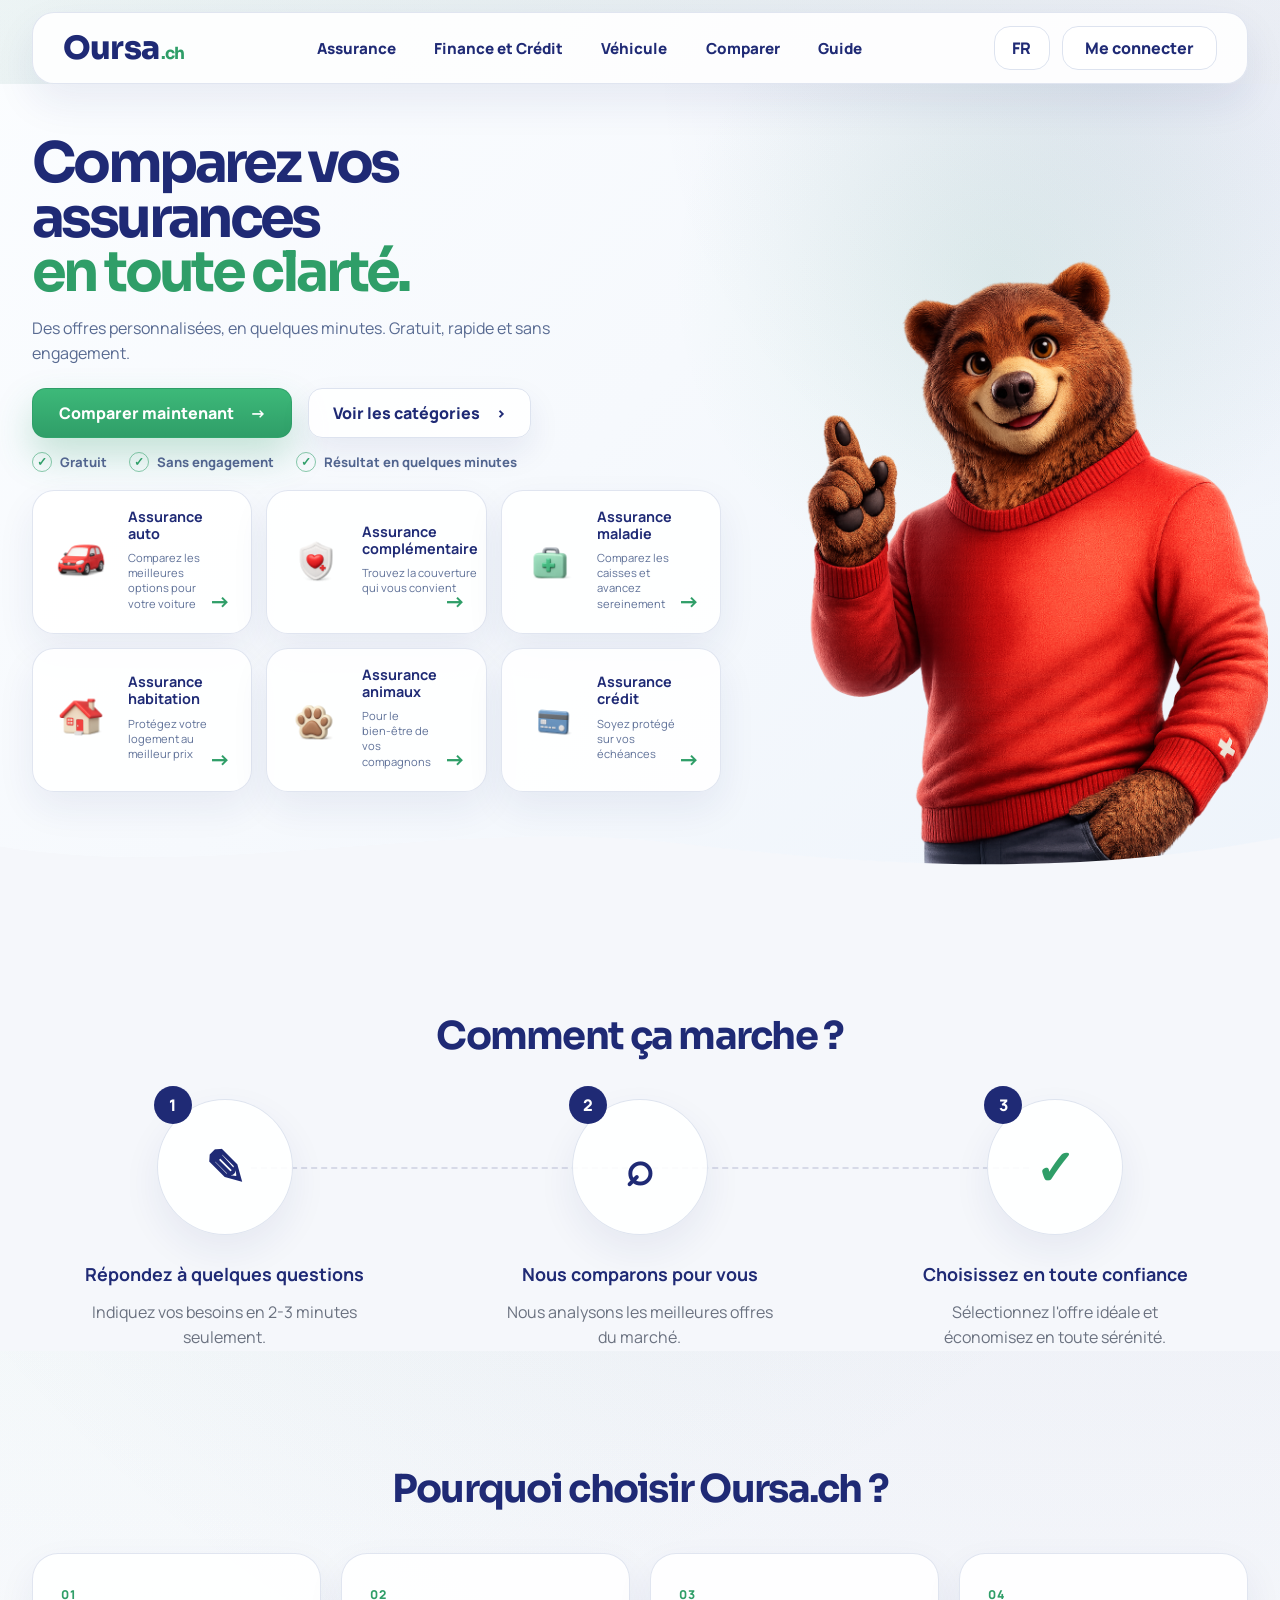
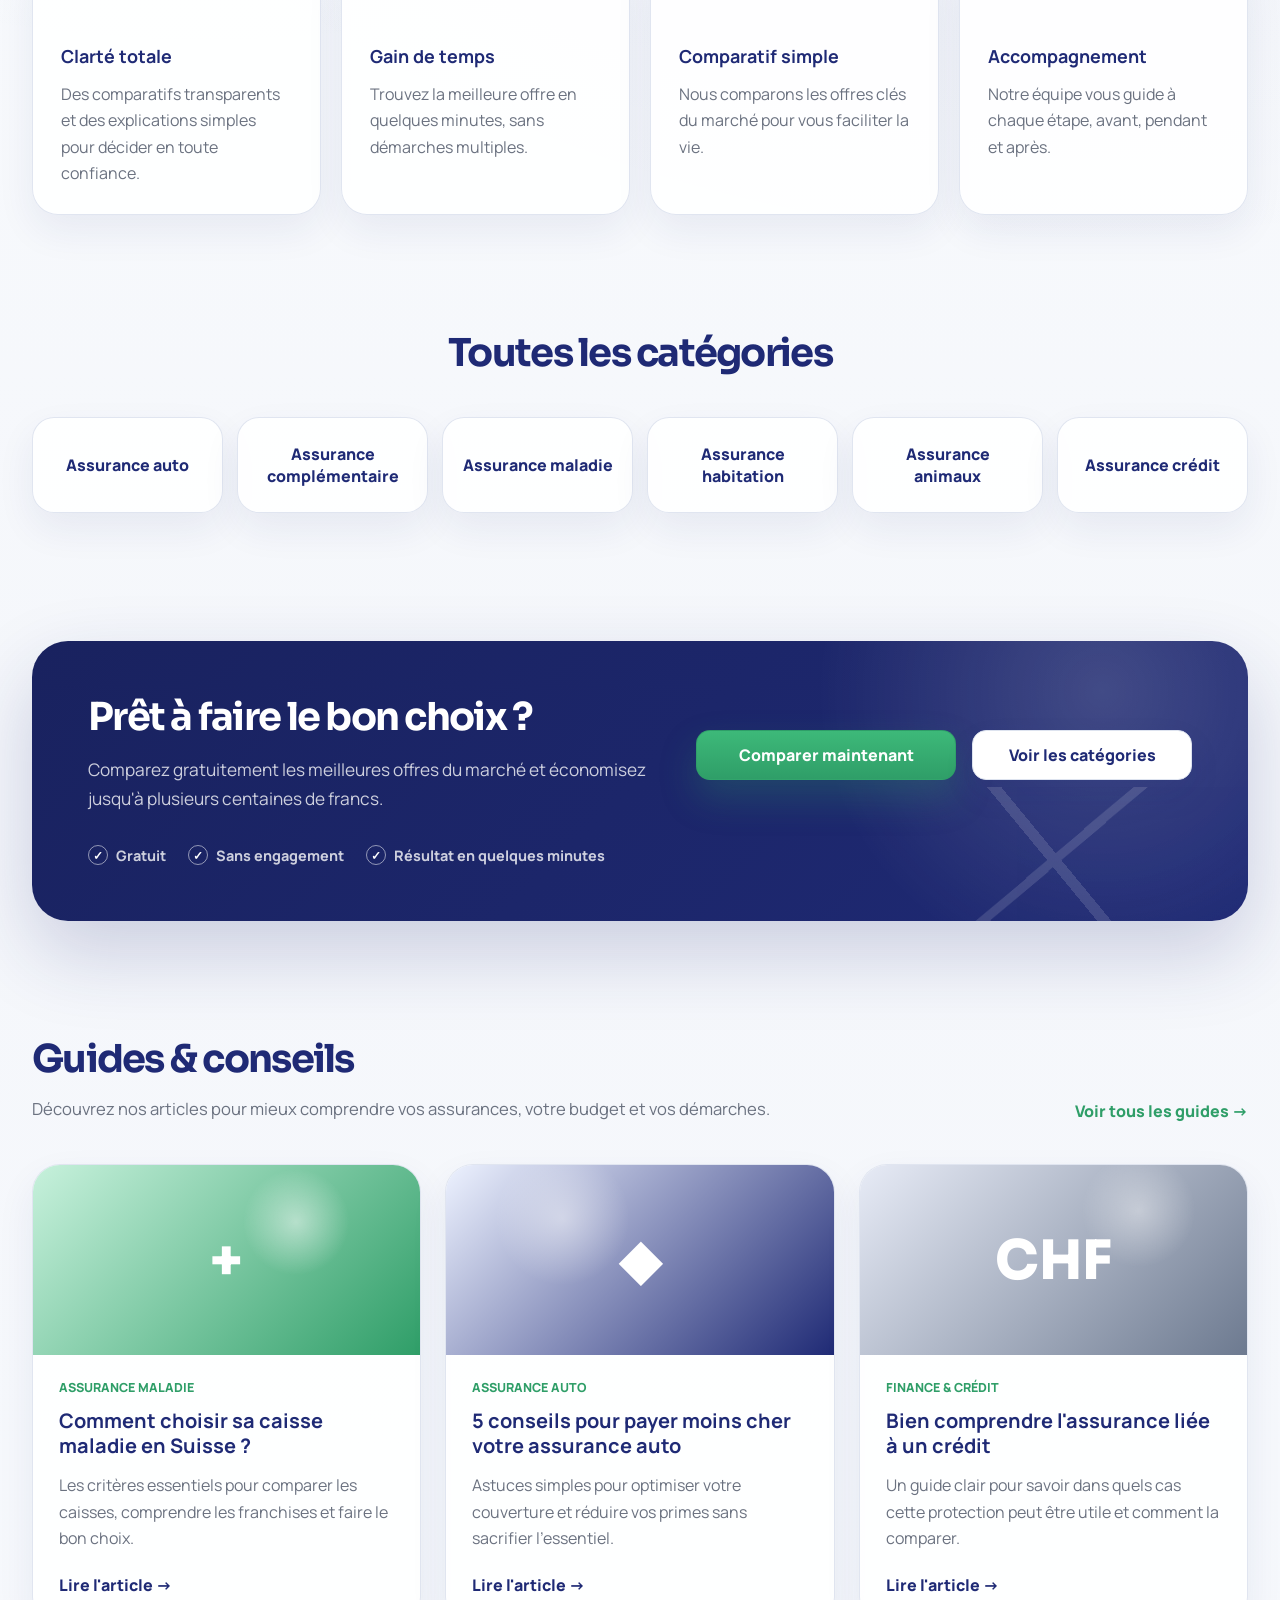
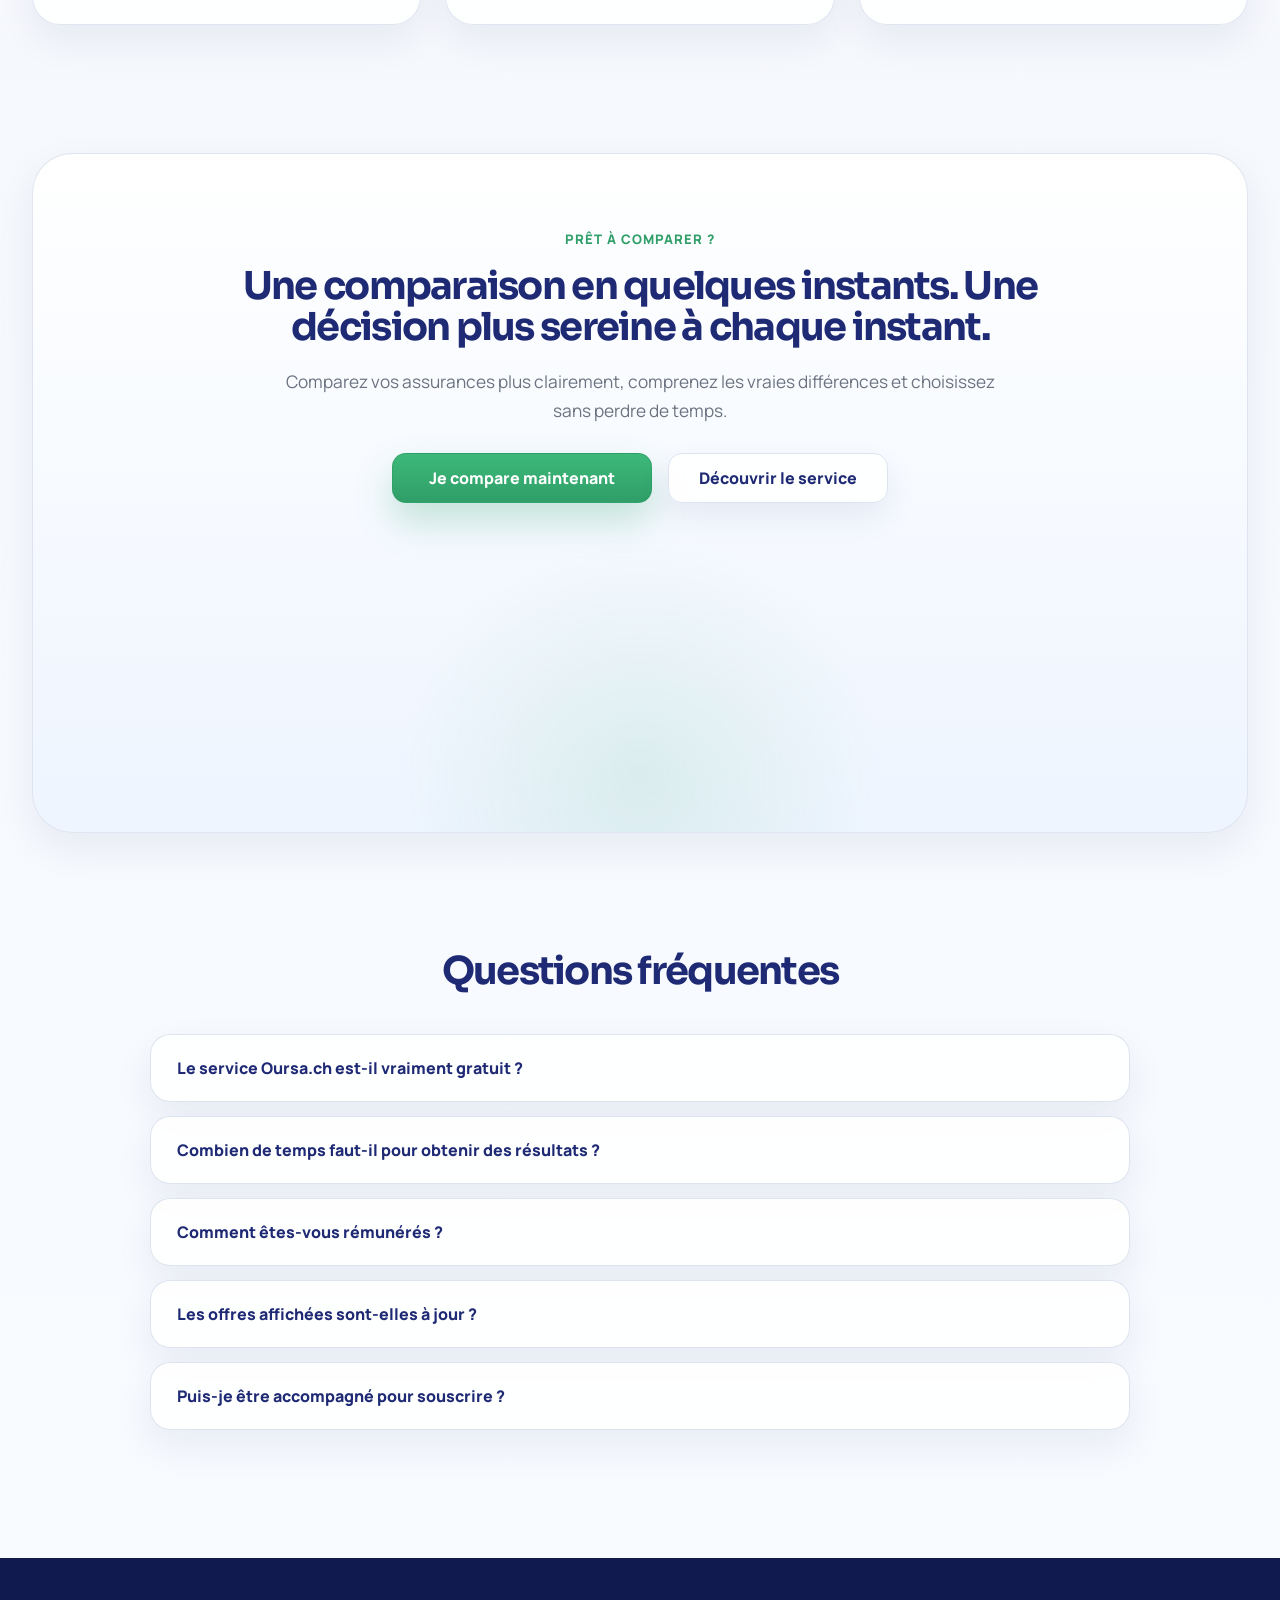
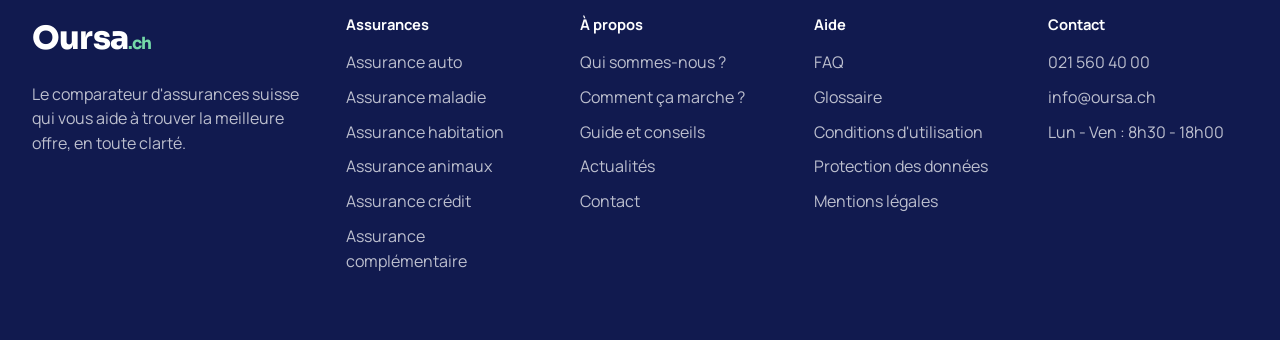
<file: oursa-v2.html>
<!DOCTYPE html>
<html lang="fr">
  <head>
    <meta charset="UTF-8" />
    <meta name="viewport" content="width=device-width, initial-scale=1.0" />
    <title>Oursa.ch | Comparateur d'assurances suisse</title>
    <meta
      name="description"
      content="Comparez vos assurances en Suisse avec Oursa.ch : auto, maladie, complémentaire, habitation, animaux et crédit."
    />
    <link rel="preconnect" href="https://fonts.googleapis.com" />
    <link rel="preconnect" href="https://fonts.gstatic.com" crossorigin />
    <link
      href="https://fonts.googleapis.com/css2?family=Manrope:wght@400;500;600;700;800;900&family=Sora:wght@600;700;800&display=swap"
      rel="stylesheet"
    />
    <link rel="stylesheet" href="oursa-v2.css" />
  </head>
  <body>
    <div class="v2-page">
      <header class="v2-header">
        <div class="v2-nav">
          <a class="v2-logo" href="oursa-v2.html" aria-label="Oursa.ch">
            <span>Oursa</span><strong>.ch</strong>
          </a>

          <nav class="v2-menu" aria-label="Navigation principale">
            <a href="#categories">Assurance</a>
            <a href="#categories">Finance et Crédit</a>
            <a href="#categories">Véhicule</a>
            <a href="#how">Comparer</a>
            <a href="#guides">Guide</a>
          </nav>

          <div class="v2-actions">
            <button class="v2-lang" type="button">FR</button>
            <a class="v2-login" href="#compare">Me connecter</a>
          </div>
        </div>
      </header>

      <main>
        <section class="v2-hero" id="compare">
          <div class="v2-hero__content">
            <div class="v2-hero__copy">
              <h1>
                Comparez vos assurances
                <em>en toute clarté.</em>
              </h1>
              <p class="v2-lead">
                Des offres personnalisées, en quelques minutes. Gratuit, rapide et sans engagement.
              </p>

              <div class="v2-hero__buttons">
                <a class="v2-button v2-button--primary" href="#categories">Comparer maintenant <span>→</span></a>
                <a class="v2-button v2-button--secondary" href="#categories">Voir les catégories <span>›</span></a>
              </div>

              <div class="v2-proof" aria-label="Avantages Oursa">
                <span>Gratuit</span>
                <span>Sans engagement</span>
                <span>Résultat en quelques minutes</span>
              </div>

              <div class="v2-tiles" id="categories" aria-label="Catégories principales">
                <a class="v2-tile" href="#compare">
                  <img src="icon-splits-test/auto-dynamic.png" alt="" aria-hidden="true" />
                  <span>
                    <strong>Assurance auto</strong>
                    <small>Comparez les meilleures options pour votre voiture</small>
                  </span>
                  <em>→</em>
                </a>
                <a class="v2-tile" href="#compare">
                  <img src="icon-splits-test/complementaire-dynamic.png" alt="" aria-hidden="true" />
                  <span>
                    <strong>Assurance complémentaire</strong>
                    <small>Trouvez la couverture qui vous convient</small>
                  </span>
                  <em>→</em>
                </a>
                <a class="v2-tile" href="#compare">
                  <img src="icon-splits-test/caisse-maladie-dynamic.png" alt="" aria-hidden="true" />
                  <span>
                    <strong>Assurance maladie</strong>
                    <small>Comparez les caisses et avancez sereinement</small>
                  </span>
                  <em>→</em>
                </a>
                <a class="v2-tile" href="#compare">
                  <img src="icon-splits-test/habitation-dynamic.png" alt="" aria-hidden="true" />
                  <span>
                    <strong>Assurance habitation</strong>
                    <small>Protégez votre logement au meilleur prix</small>
                  </span>
                  <em>→</em>
                </a>
                <a class="v2-tile" href="#compare">
                  <img src="icon-splits-test/animaux-dynamic.png" alt="" aria-hidden="true" />
                  <span>
                    <strong>Assurance animaux</strong>
                    <small>Pour le bien-être de vos compagnons</small>
                  </span>
                  <em>→</em>
                </a>
                <a class="v2-tile" href="#compare">
                  <img src="icon-splits-test/credit-dynamic.png" alt="" aria-hidden="true" />
                  <span>
                    <strong>Assurance crédit</strong>
                    <small>Soyez protégé sur vos échéances</small>
                  </span>
                  <em>→</em>
                </a>
              </div>
            </div>

            <div class="v2-hero__visual hero-mascot" aria-hidden="true">
              <img class="v2-bear" src="oursa-bear-hero.png" alt="" />
            </div>
          </div>
          <div class="wave-divider" aria-hidden="true">
            <svg viewBox="0 0 1440 120" preserveAspectRatio="none" focusable="false">
              <path d="M0 72 C240 112 500 38 760 68 C1020 98 1220 104 1440 62 L1440 120 L0 120 Z" />
            </svg>
          </div>
        </section>

        <section class="v2-section v2-how" id="how">
          <div class="v2-section__head">
            <h2>Comment ça marche ?</h2>
          </div>
          <div class="v2-steps">
            <article class="v2-step">
              <div class="v2-step__icon">
                <span>1</span>
                <strong>✎</strong>
              </div>
              <h3>Répondez à quelques questions</h3>
              <p>Indiquez vos besoins en 2-3 minutes seulement.</p>
            </article>
            <article class="v2-step">
              <div class="v2-step__icon">
                <span>2</span>
                <strong>⌕</strong>
              </div>
              <h3>Nous comparons pour vous</h3>
              <p>Nous analysons les meilleures offres du marché.</p>
            </article>
            <article class="v2-step">
              <div class="v2-step__icon v2-step__icon--green">
                <span>3</span>
                <strong>✓</strong>
              </div>
              <h3>Choisissez en toute confiance</h3>
              <p>Sélectionnez l'offre idéale et économisez en toute sérénité.</p>
            </article>
          </div>
        </section>

        <section class="v2-section">
          <div class="v2-section__head">
            <h2>Pourquoi choisir Oursa.ch ?</h2>
          </div>
          <div class="v2-benefits">
            <article>
              <span>01</span>
              <h3>Clarté totale</h3>
              <p>Des comparatifs transparents et des explications simples pour décider en toute confiance.</p>
            </article>
            <article>
              <span>02</span>
              <h3>Gain de temps</h3>
              <p>Trouvez la meilleure offre en quelques minutes, sans démarches multiples.</p>
            </article>
            <article>
              <span>03</span>
              <h3>Comparatif simple</h3>
              <p>Nous comparons les offres clés du marché pour vous faciliter la vie.</p>
            </article>
            <article>
              <span>04</span>
              <h3>Accompagnement</h3>
              <p>Notre équipe vous guide à chaque étape, avant, pendant et après.</p>
            </article>
          </div>
        </section>

        <section class="v2-section v2-categories">
          <div class="v2-section__head">
            <h2>Toutes les catégories</h2>
          </div>
          <div class="v2-category-row">
            <a href="#compare">Assurance auto</a>
            <a href="#compare">Assurance complémentaire</a>
            <a href="#compare">Assurance maladie</a>
            <a href="#compare">Assurance habitation</a>
            <a href="#compare">Assurance animaux</a>
            <a href="#compare">Assurance crédit</a>
          </div>
        </section>

        <section class="v2-cta-band">
          <div>
            <h2>Prêt à faire le bon choix ?</h2>
            <p>Comparez gratuitement les meilleures offres du marché et économisez jusqu'à plusieurs centaines de francs.</p>
          </div>
          <div class="v2-cta-band__actions">
            <a class="v2-button v2-button--primary" href="#compare">Comparer maintenant</a>
            <a class="v2-button v2-button--light" href="#categories">Voir les catégories</a>
          </div>
          <div class="v2-cta-band__proof">
            <span>Gratuit</span>
            <span>Sans engagement</span>
            <span>Résultat en quelques minutes</span>
          </div>
        </section>

        <section class="v2-section v2-guides" id="guides">
          <div class="v2-section__head v2-section__head--split">
            <div>
              <h2>Guides & conseils</h2>
              <p>Découvrez nos articles pour mieux comprendre vos assurances, votre budget et vos démarches.</p>
            </div>
            <a class="v2-link" href="#guides">Voir tous les guides →</a>
          </div>

          <div class="v2-articles">
            <article class="v2-article">
              <div class="v2-article__image v2-article__image--health">+</div>
              <span>Assurance maladie</span>
              <h3>Comment choisir sa caisse maladie en Suisse ?</h3>
              <p>Les critères essentiels pour comparer les caisses, comprendre les franchises et faire le bon choix.</p>
              <a href="#guides">Lire l'article →</a>
            </article>
            <article class="v2-article">
              <div class="v2-article__image v2-article__image--auto">◆</div>
              <span>Assurance auto</span>
              <h3>5 conseils pour payer moins cher votre assurance auto</h3>
              <p>Astuces simples pour optimiser votre couverture et réduire vos primes sans sacrifier l'essentiel.</p>
              <a href="#guides">Lire l'article →</a>
            </article>
            <article class="v2-article">
              <div class="v2-article__image v2-article__image--credit">CHF</div>
              <span>Finance & crédit</span>
              <h3>Bien comprendre l'assurance liée à un crédit</h3>
              <p>Un guide clair pour savoir dans quels cas cette protection peut être utile et comment la comparer.</p>
              <a href="#guides">Lire l'article →</a>
            </article>
          </div>
        </section>

        <section class="v2-peek-cta">
          <div class="v2-peek-cta__content">
            <p>Prêt à comparer ?</p>
            <h2>Une comparaison en quelques instants. Une décision plus sereine à chaque instant.</h2>
            <span>Comparez vos assurances plus clairement, comprenez les vraies différences et choisissez sans perdre de temps.</span>
            <div class="v2-peek-cta__buttons">
              <a class="v2-button v2-button--primary" href="#compare">Je compare maintenant</a>
              <a class="v2-button v2-button--secondary" href="#how">Découvrir le service</a>
            </div>
          </div>
          <div class="v2-peek-cta__bear" aria-hidden="true">
            <img src="oursa-bear-peek-footer.png" alt="" loading="lazy" />
          </div>
        </section>

        <section class="v2-section v2-faq">
          <div class="v2-section__head">
            <h2>Questions fréquentes</h2>
          </div>
          <div class="v2-faq__list">
            <details>
              <summary>Le service Oursa.ch est-il vraiment gratuit ?</summary>
              <p>Oui. Vous pouvez comparer les offres gratuitement et sans engagement.</p>
            </details>
            <details>
              <summary>Combien de temps faut-il pour obtenir des résultats ?</summary>
              <p>Le parcours est conçu pour obtenir une première lecture claire en quelques minutes.</p>
            </details>
            <details>
              <summary>Comment êtes-vous rémunérés ?</summary>
              <p>Oursa.ch peut être rémunéré par certains partenaires, sans coût supplémentaire pour vous.</p>
            </details>
            <details>
              <summary>Les offres affichées sont-elles à jour ?</summary>
              <p>Nous travaillons à maintenir les informations aussi fiables et actuelles que possible.</p>
            </details>
            <details>
              <summary>Puis-je être accompagné pour souscrire ?</summary>
              <p>Oui, notre équipe peut vous guider dans les étapes importantes si vous en avez besoin.</p>
            </details>
          </div>
        </section>
      </main>

      <footer class="v2-footer">
        <div class="v2-footer__inner">
          <div class="v2-footer__brand">
            <a class="v2-logo" href="oursa-v2.html"><span>Oursa</span><strong>.ch</strong></a>
            <p>Le comparateur d'assurances suisse qui vous aide à trouver la meilleure offre, en toute clarté.</p>
          </div>
          <div>
            <h3>Assurances</h3>
            <a href="#categories">Assurance auto</a>
            <a href="#categories">Assurance maladie</a>
            <a href="#categories">Assurance habitation</a>
            <a href="#categories">Assurance animaux</a>
            <a href="#categories">Assurance crédit</a>
            <a href="#categories">Assurance complémentaire</a>
          </div>
          <div>
            <h3>À propos</h3>
            <a href="#how">Qui sommes-nous ?</a>
            <a href="#how">Comment ça marche ?</a>
            <a href="#guides">Guide et conseils</a>
            <a href="#guides">Actualités</a>
            <a href="#contact">Contact</a>
          </div>
          <div>
            <h3>Aide</h3>
            <a href="#faq">FAQ</a>
            <a href="#guides">Glossaire</a>
            <a href="#legal">Conditions d'utilisation</a>
            <a href="#legal">Protection des données</a>
            <a href="#legal">Mentions légales</a>
          </div>
          <div id="contact">
            <h3>Contact</h3>
            <p>021 560 40 00</p>
            <p>info@oursa.ch</p>
            <p>Lun - Ven : 8h30 - 18h00</p>
          </div>
        </div>
      </footer>
    </div>
  </body>
</html>
</file>
<file: concept-landing.css>
:root {
  --concept-bg: #f5f8fd;
  --concept-surface: #ffffff;
  --concept-surface-soft: #f8fbff;
  --concept-border: #dde6f3;
  --concept-text: #24355f;
  --concept-text-soft: #647494;
  --concept-blue: #415af4;
  --concept-blue-deep: #171e73;
  --concept-red: #ef4b55;
  --concept-green: #35c98b;
  --concept-shadow: 0 22px 48px rgba(36, 53, 95, 0.08);
  --concept-shadow-soft: 0 14px 32px rgba(36, 53, 95, 0.06);
  --concept-radius-xl: 36px;
  --concept-radius-lg: 26px;
  --concept-radius-md: 20px;
  --concept-radius-sm: 14px;
  --brand-blue: #14146e;
  --brand-orange: #d91e2e;
  --text-main: #243a63;
  --text-muted: #6d7a90;
  --max-width: 1380px;
}

* {
  box-sizing: border-box;
}

html {
  scroll-behavior: smooth;
}

body {
  margin: 0;
  font-family: "Manrope", sans-serif;
  color: var(--concept-text);
  background:
    linear-gradient(90deg, rgba(251, 253, 255, 0.98) 0%, rgba(245, 248, 253, 0.88) 46%, rgba(245, 248, 253, 0.44) 100%),
    url("concept-hero-background-soft.png") right top / 100% auto no-repeat,
    radial-gradient(circle at top left, rgba(65, 90, 244, 0.08), transparent 28%),
    radial-gradient(circle at top right, rgba(239, 75, 85, 0.08), transparent 18%),
    linear-gradient(180deg, #fbfdff 0%, var(--concept-bg) 100%);
  overflow-x: hidden;
}

img {
  display: block;
  max-width: 100%;
}

a {
  color: inherit;
  text-decoration: none;
}

.concept-page {
  padding-bottom: 0;
}

.concept-header {
  position: sticky;
  top: 0;
  z-index: 60;
  padding: 8px 0 0;
}

.concept-header__inner,
.concept-hero__inner,
.concept-trust__inner,
.concept-steps,
.concept-partners,
.concept-values__inner {
  width: min(calc(100% - 48px), 1280px);
  margin: 0 auto;
}

.concept-header__inner {
  display: flex;
  align-items: center;
  justify-content: space-between;
  gap: 14px;
  width: min(calc(100% - 96px), 1510px);
  min-height: 72px;
  padding: 0 34px;
  border: 1px solid rgba(221, 230, 243, 0.82);
  border-radius: 24px;
  background: rgba(255, 255, 255, 0.86);
  box-shadow:
    0 18px 46px rgba(36, 53, 95, 0.08),
    inset 0 1px 0 rgba(255, 255, 255, 0.95);
}

.concept-brand {
  display: inline-flex;
  align-items: baseline;
  gap: 2px;
  font-family: "Sora", sans-serif;
}

.concept-brand__wordmark {
  font-size: 2rem;
  font-weight: 800;
  color: var(--concept-blue-deep);
}

.concept-brand__tld {
  font-size: 1.02rem;
  font-weight: 700;
  color: #f1544e;
}

.concept-nav {
  display: flex;
  align-items: center;
  gap: 34px;
  font-size: 0.95rem;
  font-weight: 800;
  color: var(--concept-blue-deep);
}

.concept-nav__item {
  position: relative;
  padding: 9px 0;
}

.concept-nav__trigger {
  position: relative;
  display: inline-flex;
  align-items: center;
  gap: 5px;
  min-height: 38px;
  padding: 0 4px;
  border-radius: 12px;
  transition: color 180ms ease, background 180ms ease, box-shadow 180ms ease, transform 180ms ease;
}

.concept-nav__trigger::after {
  content: "";
  width: 0;
  height: 0;
  border-left: 3.5px solid transparent;
  border-right: 3.5px solid transparent;
  border-top: 4px solid currentColor;
  opacity: 0;
  transform: translateY(-1px);
  transition: opacity 160ms ease, transform 160ms ease;
}

.concept-nav__item:hover .concept-nav__trigger,
.concept-nav__item:focus-within .concept-nav__trigger {
  color: var(--concept-blue-deep);
  background: rgba(255, 255, 255, 0.9);
  box-shadow: 0 10px 22px rgba(31, 53, 88, 0.08);
  transform: translateY(-1px);
}

.concept-nav__item:hover .concept-nav__trigger::after,
.concept-nav__item:focus-within .concept-nav__trigger::after {
  opacity: 1;
  transform: translateY(1px);
}

.concept-menu-panel {
  position: absolute;
  top: calc(100% + 10px);
  left: 50%;
  z-index: 80;
  width: min(440px, calc(100vw - 32px));
  max-width: calc(100vw - 32px);
  padding: 24px 26px 26px;
  border: 1px solid rgba(216, 226, 241, 0.9);
  border-radius: 28px;
  background: rgba(255, 255, 255, 0.98);
  box-shadow: 0 28px 58px rgba(31, 53, 88, 0.13);
  max-height: min(76vh, 680px);
  overflow: auto;
  overscroll-behavior: contain;
  scrollbar-width: thin;
  opacity: 0;
  pointer-events: none;
  transform: translate(-50%, -8px);
  transition: opacity 180ms ease, transform 180ms ease;
}

.concept-nav__item:hover .concept-menu-panel,
.concept-nav__item:focus-within .concept-menu-panel {
  opacity: 1;
  pointer-events: auto;
  transform: translate(-50%, 0);
}

.concept-menu-panel--wide {
  width: min(560px, calc(100vw - 32px));
}

.concept-nav__item:first-child .concept-menu-panel {
  left: 0;
  transform: translate(0, -8px);
}

.concept-nav__item:first-child:hover .concept-menu-panel,
.concept-nav__item:first-child:focus-within .concept-menu-panel {
  transform: translate(0, 0);
}

.concept-menu-panel--right {
  left: auto;
  right: 0;
  transform: translate(0, -8px);
}

.concept-nav__item:hover .concept-menu-panel--right,
.concept-nav__item:focus-within .concept-menu-panel--right {
  transform: translate(0, 0);
}

.concept-menu-panel__intro span {
  display: inline-flex;
  margin-bottom: 10px;
  color: var(--concept-red);
  font-size: 0.7rem;
  font-weight: 900;
  letter-spacing: 0.08em;
  text-transform: uppercase;
}

.concept-menu-panel__intro h3 {
  margin: 0;
  color: var(--concept-blue-deep);
  font-family: "Sora", sans-serif;
  font-size: 1.22rem;
  line-height: 1.12;
  letter-spacing: -0.045em;
}

.concept-menu-panel__intro p {
  max-width: 34rem;
  margin: 10px 0 0;
  color: var(--concept-text-soft);
  font-size: 0.86rem;
  line-height: 1.6;
}

.concept-menu-panel__grid {
  display: grid;
  grid-template-columns: 1fr;
  gap: 6px;
  margin-top: 24px;
}

.concept-menu-link,
.concept-menu-panel__list a {
  background: transparent;
  transition: transform 180ms ease, background 180ms ease, box-shadow 180ms ease;
}

.concept-menu-link {
  display: grid;
  grid-template-columns: 32px minmax(0, 1fr);
  gap: 13px;
  align-items: start;
  padding: 7px 10px;
  border: 0;
  border-radius: 14px;
}

.concept-menu-link:hover,
.concept-menu-link:focus-visible,
.concept-menu-panel__list a:hover,
.concept-menu-panel__list a:focus-visible {
  transform: translateY(-2px);
  background: rgba(240, 244, 250, 0.82);
  box-shadow: 0 10px 18px rgba(31, 53, 88, 0.05);
}

.concept-menu-link img {
  width: 32px;
  height: 32px;
  object-fit: contain;
}

.concept-menu-link__symbol {
  display: grid;
  place-items: center;
  width: 36px;
  height: 36px;
  border-radius: 12px;
  background: linear-gradient(180deg, rgba(239, 75, 85, 0.14), rgba(65, 90, 244, 0.1));
  color: var(--concept-red);
  font-size: 1.1rem;
  font-weight: 900;
}

.concept-menu-link strong,
.concept-menu-panel__list strong {
  display: block;
  color: var(--concept-blue-deep);
  font-size: 0.9rem;
}

.concept-menu-link small,
.concept-menu-panel__list small {
  display: block;
  margin-top: 4px;
  color: var(--concept-text-soft);
  font-size: 0.74rem;
  line-height: 1.35;
}

.concept-menu-panel__list {
  display: grid;
  gap: 6px;
  margin-top: 24px;
}

.concept-menu-panel__list a {
  display: grid;
  grid-template-columns: 30px minmax(0, 1fr);
  gap: 13px;
  align-items: start;
  padding: 9px 10px;
  border: 0;
  border-radius: 14px;
}

.concept-menu-list-icon {
  display: grid;
  place-items: center;
  width: 30px;
  height: 30px;
  margin-top: 1px;
  border: 1px solid rgba(198, 211, 231, 0.88);
  border-radius: 10px;
  background:
    radial-gradient(circle at 100% 0%, rgba(239, 75, 85, 0.08), rgba(239, 75, 85, 0) 52%),
    linear-gradient(180deg, rgba(247, 249, 253, 0.98), rgba(241, 245, 251, 0.98));
  box-shadow:
    0 8px 16px rgba(31, 53, 88, 0.05),
    inset 0 1px 0 rgba(255, 255, 255, 0.95);
  color: var(--concept-blue-deep);
  font-size: 0.78rem;
  font-weight: 900;
  object-fit: contain;
  transition: transform 180ms ease, border-color 180ms ease, color 180ms ease;
}

.concept-menu-panel__list a:hover .concept-menu-list-icon,
.concept-menu-panel__list a:focus-visible .concept-menu-list-icon {
  transform: translateY(-1px);
  border-color: rgba(239, 75, 85, 0.28);
  color: var(--concept-red);
}

img.concept-menu-list-icon {
  padding: 3px;
}

.concept-header__actions {
  display: flex;
  align-items: center;
  gap: 12px;
}

.concept-language,
.concept-login {
  display: inline-flex;
  align-items: center;
  justify-content: center;
  min-height: 44px;
  padding: 0 18px;
  border-radius: 16px;
  border: 1px solid rgba(213, 223, 240, 0.96);
  background: rgba(255, 255, 255, 0.9);
  box-shadow: var(--concept-shadow-soft);
  font: inherit;
  color: var(--concept-blue-deep);
  font-weight: 800;
  font-size: 0.92rem;
}

.concept-login::before {
  content: "";
  width: 13px;
  height: 13px;
  margin-right: 8px;
  background: currentColor;
  mask:
    radial-gradient(circle at 50% 28%, #000 0 24%, transparent 25%),
    radial-gradient(ellipse at 50% 95%, #000 0 46%, transparent 47%);
  mask-repeat: no-repeat;
}

.concept-login:hover,
.concept-language:hover {
  border-color: rgba(65, 90, 244, 0.32);
}

.concept-hero {
  position: relative;
  isolation: isolate;
  display: grid;
  align-items: end;
  min-height: calc(100svh - 80px);
  padding: 0;
  overflow: hidden;
}

.concept-hero::before {
  content: "";
  position: absolute;
  inset: 0;
  z-index: -2;
  background: linear-gradient(90deg, rgba(245, 248, 253, 0.99) 0%, rgba(245, 248, 253, 0.9) 34%, rgba(245, 248, 253, 0.36) 74%, rgba(245, 248, 253, 0.16) 100%);
  opacity: 1;
  pointer-events: none;
}

.concept-hero::after {
  content: "";
  position: absolute;
  left: 0;
  right: 0;
  bottom: 0;
  z-index: -1;
  height: 88px;
  background: linear-gradient(180deg, rgba(245, 248, 253, 0), rgba(245, 248, 253, 0.92));
  pointer-events: none;
}

.concept-hero__inner {
  display: grid;
  grid-template-columns: minmax(0, 0.57fr) minmax(0, 0.43fr);
  gap: 28px;
  align-items: stretch;
  width: min(calc(100% - 108px), 1510px);
  min-height: calc(100svh - 80px);
  padding-top: 18px;
}

.concept-hero__copy {
  align-self: start;
  padding: 54px 0 22px;
}

.concept-eyebrow {
  display: inline-flex;
  align-items: center;
  gap: 10px;
  margin: 0 0 18px;
  color: #6478ad;
  font-size: 0.82rem;
  font-weight: 900;
  letter-spacing: 0.02em;
  text-transform: uppercase;
}

.concept-eyebrow__dot {
  width: 18px;
  height: 18px;
  border-radius: 50%;
  background: linear-gradient(180deg, #ff6b74, #e74853);
  box-shadow: 0 8px 18px rgba(239, 75, 85, 0.24);
}

.concept-hero h1,
.concept-section-head h2,
.concept-value-card h3 {
  margin: 0;
  font-family: "Sora", sans-serif;
  letter-spacing: -0.045em;
}

.concept-hero h1 {
  max-width: 11.2ch;
  font-size: clamp(3rem, 4.15vw, 4.08rem);
  line-height: 0.98;
  color: var(--concept-blue-deep);
}

.concept-hero h1 span {
  color: var(--concept-red);
}

.concept-hero__lead {
  max-width: 32rem;
  margin: 16px 0 0;
  color: var(--concept-text-soft);
  font-size: 1.13rem;
  line-height: 1.55;
}

.concept-hero__actions {
  display: flex;
  flex-wrap: wrap;
  gap: 18px;
  margin-top: 22px;
}

.concept-hero__button {
  display: inline-flex;
  align-items: center;
  justify-content: center;
  gap: 18px;
  min-height: 58px;
  padding: 0 34px;
  border: 1px solid rgba(221, 230, 243, 0.96);
  border-radius: 13px;
  color: var(--concept-blue-deep);
  background: rgba(255, 255, 255, 0.9);
  box-shadow: 0 14px 28px rgba(36, 53, 95, 0.08);
  font-size: 1rem;
  font-weight: 900;
  transition: transform 180ms ease, box-shadow 180ms ease, border-color 180ms ease, background 180ms ease;
}

.concept-hero__button:hover,
.concept-hero__button:focus-visible {
  transform: translateY(-2px);
  border-color: rgba(239, 75, 85, 0.28);
  box-shadow: 0 18px 34px rgba(36, 53, 95, 0.13);
}

.concept-hero__button--primary {
  min-width: 286px;
  color: #fff;
  border-color: rgba(239, 75, 85, 0.72);
  background: linear-gradient(180deg, #ff3f48, #ef2935);
  box-shadow: 0 18px 34px rgba(239, 75, 85, 0.25);
}

.concept-hero__button--secondary {
  min-width: 238px;
}

.concept-hero__button span {
  font-size: 1.18rem;
  line-height: 1;
}

.concept-hero__proof {
  display: flex;
  flex-wrap: wrap;
  align-items: center;
  gap: 18px;
  margin-top: 14px;
  color: #536895;
  font-size: 0.88rem;
  font-weight: 700;
}

.concept-hero__proof span {
  display: inline-flex;
  align-items: center;
  gap: 8px;
}

.concept-hero__proof span::before {
  content: "✓";
  display: grid;
  place-items: center;
  width: 17px;
  height: 17px;
  border: 1px solid rgba(23, 30, 115, 0.5);
  border-radius: 50%;
  color: var(--concept-blue-deep);
  font-size: 0.72rem;
  font-weight: 900;
}

.concept-hero__proof span + span::after {
  content: "";
  order: -1;
  width: 3px;
  height: 3px;
  margin-right: 2px;
  border-radius: 50%;
  background: rgba(23, 30, 115, 0.42);
}

.concept-tiles {
  display: grid;
  grid-template-columns: repeat(3, minmax(0, 1fr));
  gap: 18px;
  max-width: 930px;
  margin-top: 18px;
}

.concept-tile {
  position: relative;
  display: grid;
  grid-template-columns: 78px minmax(0, 1fr);
  grid-template-rows: auto auto;
  gap: 8px 18px;
  align-items: center;
  min-height: 164px;
  padding: 22px 52px 28px 22px;
  border-radius: 20px;
  background:
    radial-gradient(circle at 12% 50%, rgba(65, 90, 244, 0.07), transparent 34%),
    rgba(255, 255, 255, 0.86);
  border: 1px solid rgba(221, 230, 243, 0.82);
  box-shadow:
    0 18px 36px rgba(36, 53, 95, 0.08),
    inset 0 1px 0 rgba(255, 255, 255, 0.9);
  transition: transform 180ms ease, box-shadow 180ms ease, border-color 180ms ease;
}

.concept-tile:hover,
.concept-tile:focus-visible {
  transform: translateY(-3px);
  border-color: rgba(65, 90, 244, 0.26);
  box-shadow: 0 18px 34px rgba(36, 53, 95, 0.12);
}

.concept-tile img {
  grid-row: 1 / 3;
  width: 78px;
  height: 78px;
  object-fit: contain;
}

.concept-tile strong {
  grid-column: 2;
  grid-row: 1;
  display: block;
  color: var(--concept-blue-deep);
  font-size: 1rem;
  line-height: 1.24;
}

.concept-tile--popular strong {
  margin-top: 18px;
  padding-right: 0;
}

.concept-tile span {
  grid-column: 2;
  grid-row: 2;
  color: var(--concept-text-soft);
  font-size: 0.78rem;
  line-height: 1.36;
  padding-right: 8px;
}

.concept-tile em {
  position: absolute;
  right: 22px;
  bottom: 24px;
  color: #ff2f39;
  font-style: normal;
  font-size: 1.42rem;
  line-height: 1;
  font-weight: 800;
}

.concept-tile__badge {
  position: absolute;
  top: 16px;
  right: 16px;
  padding: 5px 9px;
  border-radius: 999px;
  color: var(--concept-red);
  background: rgba(239, 75, 85, 0.1);
  font-size: 0.7rem;
  font-weight: 900;
}

.concept-hero__visual {
  position: relative;
  align-self: end;
  min-height: calc(100svh - 80px);
}

.concept-hero__visual::after {
  content: "";
  position: absolute;
  right: 0;
  bottom: 0;
  left: 0;
  z-index: 4;
  height: 104px;
  background: linear-gradient(180deg, rgba(245, 248, 253, 0), rgba(245, 248, 253, 0.88));
  pointer-events: none;
}

.concept-hero__bear {
  position: absolute;
  z-index: 2;
  right: -1%;
  bottom: -198px;
  width: min(650px, 96%);
  filter: drop-shadow(0 34px 42px rgba(36, 53, 95, 0.2));
}

.concept-trust,
.concept-savings,
.concept-steps,
.concept-partners,
.concept-blog,
.concept-values {
  padding-top: 112px;
}

.concept-trust {
  margin-top: 0;
  padding-top: 0;
}

.concept-steps {
  padding-bottom: 96px;
}

.concept-partners {
  padding-top: 132px;
}

.concept-trust__inner {
  display: grid;
  grid-template-columns: repeat(4, minmax(0, 1fr));
  gap: 0;
  padding: 30px 18px;
  border-radius: 24px;
  background: rgba(255, 255, 255, 0.95);
  border: 1px solid rgba(221, 230, 243, 0.96);
  box-shadow:
    0 16px 34px rgba(36, 53, 95, 0.07),
    0 0 0 1px rgba(255, 255, 255, 0.6) inset;
}

.concept-trust__item {
  display: flex;
  gap: 14px;
  padding: 0 18px;
}

.concept-trust__item + .concept-trust__item {
  border-left: 1px solid rgba(226, 233, 244, 0.96);
}

.concept-trust__icon {
  display: grid;
  place-items: center;
  flex: 0 0 36px;
  width: 36px;
  height: 36px;
  border-radius: 50%;
  color: var(--concept-blue);
  background: rgba(65, 90, 244, 0.1);
  font-size: 1rem;
  font-weight: 800;
}

.concept-trust__icon--green {
  color: var(--concept-green);
  background: rgba(53, 201, 139, 0.12);
}

.concept-trust__icon--red {
  color: var(--concept-red);
  background: rgba(239, 75, 85, 0.1);
}

.concept-trust__item strong,
.concept-step h3 {
  color: var(--concept-blue-deep);
}

.concept-trust__item strong {
  display: block;
  font-size: 1rem;
}

.concept-trust__item p,
.concept-step p,
.concept-value-card p {
  margin: 4px 0 0;
  color: var(--concept-text-soft);
  font-size: 0.95rem;
  line-height: 1.55;
}

.concept-savings__inner {
  width: min(calc(100% - 48px), 1280px);
  margin: 0 auto;
  display: grid;
  grid-template-columns: minmax(280px, 420px) minmax(0, 1fr);
  gap: 34px;
  align-items: center;
  padding: 32px 0 12px;
}

.concept-savings__copy h2 {
  margin: 0;
  font-family: "Sora", sans-serif;
  font-size: clamp(2.15rem, 4vw, 3.35rem);
  line-height: 1.04;
  letter-spacing: -0.045em;
  color: var(--concept-blue-deep);
}

.concept-savings__copy h2 span {
  display: block;
  color: var(--concept-red);
}

.concept-savings__copy p {
  max-width: 28rem;
  margin: 18px 0 0;
  color: var(--concept-text-soft);
  font-size: 1rem;
  line-height: 1.6;
}

.concept-savings__eyebrow {
  margin: 0 0 14px;
  color: #6d80b0;
  font-size: 0.8rem;
  font-weight: 900;
  letter-spacing: 0.02em;
  text-transform: uppercase;
}

.concept-savings__cta {
  display: inline-flex;
  align-items: center;
  justify-content: center;
  min-height: 48px;
  margin-top: 28px;
  padding: 0 22px;
  border-radius: 15px;
  background: linear-gradient(180deg, #5f73fb, #415af4);
  color: #fff;
  font-size: 0.94rem;
  font-weight: 800;
  box-shadow: 0 18px 28px rgba(65, 90, 244, 0.18);
}

.concept-savings__card {
  padding: 18px 0 0;
  border-radius: 22px;
  background: rgba(255, 255, 255, 0.97);
  border: 1px solid rgba(221, 230, 243, 0.96);
  box-shadow: var(--concept-shadow);
  overflow: hidden;
}

.concept-savings__card-head {
  display: flex;
  align-items: center;
  justify-content: space-between;
  gap: 14px;
  padding: 0 18px 12px;
}

.concept-savings__card-head strong {
  color: var(--concept-blue-deep);
  font-size: 0.92rem;
}

.concept-savings__card-head span {
  display: inline-flex;
  align-items: center;
  min-height: 28px;
  padding: 0 10px;
  border-radius: 999px;
  background: rgba(53, 201, 139, 0.12);
  color: var(--concept-green);
  font-size: 0.72rem;
  font-weight: 800;
}

.concept-offer-row {
  display: grid;
  grid-template-columns: minmax(130px, 1fr) auto auto 16px;
  gap: 18px;
  align-items: center;
  min-height: 84px;
  padding: 0 18px;
  border-top: 1px solid rgba(228, 235, 245, 0.96);
}

.concept-offer-row__brand img {
  max-width: 120px;
  max-height: 30px;
  object-fit: contain;
}

.concept-offer-row__brand--text strong {
  color: var(--concept-blue-deep);
  font-size: 1.7rem;
  font-weight: 800;
  letter-spacing: -0.03em;
}

.concept-offer-row__badge {
  display: inline-flex;
  align-items: center;
  justify-content: center;
  min-height: 30px;
  padding: 0 12px;
  border-radius: 999px;
  background: rgba(65, 90, 244, 0.08);
  color: #8190c6;
  font-size: 0.74rem;
  font-weight: 800;
  white-space: nowrap;
}

.concept-offer-row__price {
  color: var(--concept-green);
  font-size: 1.55rem;
  font-weight: 900;
  letter-spacing: -0.03em;
  white-space: nowrap;
}

.concept-offer-row__price small {
  font-size: 0.92rem;
  font-weight: 800;
}

.concept-offer-row__arrow {
  color: #8ea0cc;
  font-size: 1.45rem;
  font-weight: 700;
}

.concept-savings__more {
  display: flex;
  align-items: center;
  justify-content: center;
  min-height: 66px;
  border-top: 1px solid rgba(228, 235, 245, 0.96);
  color: var(--concept-blue);
  font-size: 0.9rem;
  font-weight: 800;
}

.concept-section-head {
  text-align: center;
  margin-bottom: 40px;
}

.concept-section-head--left {
  text-align: left;
}

.concept-section-head h2 {
  font-size: clamp(2rem, 4vw, 3rem);
  color: var(--concept-blue-deep);
}

.concept-blog__inner {
  width: min(calc(100% - 48px), 1280px);
  margin: 0 auto;
}

.concept-savings,
.concept-steps,
.concept-partners,
.concept-blog,
.concept-values {
  position: relative;
}

.concept-savings::before,
.concept-steps::before,
.concept-partners::before,
.concept-blog::before,
.concept-values::before {
  content: "";
  display: block;
  width: min(calc(100% - 48px), 1280px);
  height: 1px;
  margin: 0 auto 0;
  background: linear-gradient(90deg, rgba(221, 230, 243, 0), rgba(221, 230, 243, 0.38) 18%, rgba(221, 230, 243, 0.38) 82%, rgba(221, 230, 243, 0));
}

.concept-savings > *,
.concept-steps > *,
.concept-partners > *,
.concept-blog > *,
.concept-values > * {
  margin-top: 42px;
}

.concept-blog__eyebrow {
  margin: 0 0 12px;
  color: #6d80b0;
  font-size: 0.8rem;
  font-weight: 900;
  letter-spacing: 0.02em;
  text-transform: uppercase;
}

.concept-blog__lead {
  max-width: 42rem;
  margin: 16px 0 0;
  color: var(--concept-text-soft);
  font-size: 1rem;
  line-height: 1.65;
}

.concept-blog__grid {
  display: grid;
  grid-template-columns: minmax(0, 1.3fr) repeat(2, minmax(0, 1fr));
  gap: 18px;
}

.concept-blog-card {
  display: grid;
  gap: 0;
  border-radius: 26px;
  background: rgba(255, 255, 255, 0.96);
  border: 1px solid rgba(221, 230, 243, 0.96);
  box-shadow: var(--concept-shadow-soft);
  overflow: hidden;
  transition: transform 180ms ease, box-shadow 180ms ease, border-color 180ms ease;
}

.concept-blog-card:hover,
.concept-blog-card:focus-within {
  transform: translateY(-4px);
  border-color: rgba(65, 90, 244, 0.24);
  box-shadow: 0 20px 36px rgba(36, 53, 95, 0.12);
}

.concept-blog-card--featured {
  grid-template-rows: 220px auto;
}

.concept-blog-card__visual {
  position: relative;
  min-height: 180px;
  padding: 22px;
  overflow: hidden;
}

.concept-blog-card__visual--blue {
  background:
    radial-gradient(circle at 76% 28%, rgba(255, 255, 255, 0.9), rgba(255, 255, 255, 0) 28%),
    linear-gradient(135deg, rgba(222, 232, 255, 0.96), rgba(235, 242, 255, 0.96));
}

.concept-blog-card__visual--red {
  background:
    radial-gradient(circle at 76% 28%, rgba(255, 255, 255, 0.88), rgba(255, 255, 255, 0) 30%),
    linear-gradient(135deg, rgba(255, 236, 239, 0.98), rgba(252, 244, 246, 0.98));
}

.concept-blog-card__visual--green {
  background:
    radial-gradient(circle at 76% 28%, rgba(255, 255, 255, 0.88), rgba(255, 255, 255, 0) 30%),
    linear-gradient(135deg, rgba(231, 248, 240, 0.98), rgba(244, 252, 248, 0.98));
}

.concept-blog-card__tag {
  position: relative;
  z-index: 1;
  display: inline-flex;
  align-items: center;
  min-height: 32px;
  padding: 0 12px;
  border-radius: 999px;
  background: rgba(255, 255, 255, 0.82);
  color: var(--concept-blue-deep);
  font-size: 0.76rem;
  font-weight: 900;
}

.concept-blog-card__shape {
  position: absolute;
  right: -12px;
  bottom: -24px;
  width: 190px;
  height: 140px;
  border-radius: 42px;
  background: rgba(255, 255, 255, 0.46);
  transform: rotate(-14deg);
}

.concept-blog-card__content {
  display: grid;
  gap: 12px;
  padding: 22px 22px 24px;
}

.concept-blog-card__content strong {
  color: var(--concept-blue-deep);
  font-size: 1.28rem;
  line-height: 1.22;
  letter-spacing: -0.03em;
}

.concept-blog-card:not(.concept-blog-card--featured) .concept-blog-card__content strong {
  font-size: 1.08rem;
}

.concept-blog-card__content p {
  margin: 0;
  color: var(--concept-text-soft);
  font-size: 0.95rem;
  line-height: 1.6;
}

.concept-blog-card__content a {
  color: var(--concept-blue);
  font-size: 0.92rem;
  font-weight: 800;
}

.concept-steps__grid {
  position: relative;
  display: grid;
  grid-template-columns: repeat(3, minmax(0, 1fr));
  gap: 74px;
  max-width: 1040px;
  margin: 0 auto;
}

.concept-steps__grid::before {
  content: "";
  position: absolute;
  top: 96px;
  left: 21%;
  right: 21%;
  height: 2px;
  background-image: linear-gradient(90deg, rgba(111, 126, 176, 0.34) 45%, rgba(255, 255, 255, 0) 0);
  background-size: 14px 2px;
  background-repeat: repeat-x;
  pointer-events: none;
}

.concept-step {
  position: relative;
  z-index: 1;
  text-align: center;
  padding: 0 8px;
}

.concept-step__badge {
  position: absolute;
  top: 6px;
  left: calc(50% - 78px);
  z-index: 2;
  display: grid;
  place-items: center;
  width: 42px;
  height: 42px;
  border-radius: 50%;
  color: #fff;
  background: linear-gradient(180deg, #6a7ef8, #415af4);
  font-size: 1rem;
  font-weight: 800;
  box-shadow: 0 12px 22px rgba(65, 90, 244, 0.24);
}

.concept-step__circle {
  display: grid;
  place-items: center;
  width: 136px;
  height: 136px;
  margin: 0 auto 30px;
  border-radius: 50%;
  border: 1px solid rgba(221, 230, 243, 0.96);
  background: rgba(255, 255, 255, 0.96);
  color: var(--concept-blue);
  font-size: 3rem;
  box-shadow: var(--concept-shadow-soft);
}

.concept-step__circle--green {
  color: var(--concept-green);
}

.concept-step h3 {
  margin: 0 0 18px;
  color: var(--concept-blue-deep);
  font-size: 1.16rem;
  line-height: 1.25;
}

.concept-step p {
  max-width: 23rem;
  margin-inline: auto;
  font-size: 1rem;
  line-height: 1.65;
}

.concept-partners__carousel {
  position: relative;
  overflow: hidden;
  padding: 38px 0 20px;
  mask-image: linear-gradient(90deg, transparent 0%, #000 12%, #000 88%, transparent 100%);
}

.concept-partners__track {
  display: flex;
  width: max-content;
  animation: concept-partners-scroll 28s linear infinite;
}

.concept-partners__carousel:hover .concept-partners__track {
  animation-play-state: paused;
}

.concept-partners__logos {
  display: flex;
  align-items: center;
  flex: 0 0 auto;
  gap: 58px;
  padding-right: 58px;
}

.concept-partners__logos img {
  max-height: 34px;
  width: 142px;
  object-fit: contain;
  filter: grayscale(0.05);
}

@keyframes concept-partners-scroll {
  from {
    transform: translateX(0);
  }

  to {
    transform: translateX(-50%);
  }
}

.concept-link {
  display: inline-flex;
  align-items: center;
  justify-content: center;
  width: 100%;
  margin-top: 22px;
  color: var(--concept-blue-deep);
  font-weight: 800;
}

.concept-values__inner {
  display: grid;
  grid-template-columns: repeat(2, minmax(0, 1fr));
  gap: 18px;
  padding-top: 20px;
}

.concept-value-card {
  display: grid;
  grid-template-columns: 92px minmax(0, 1fr);
  gap: 20px;
  align-items: center;
  padding: 28px;
  border-radius: 24px;
  background: linear-gradient(180deg, rgba(245, 248, 255, 0.96), rgba(239, 245, 255, 0.92));
  border: 1px solid rgba(221, 230, 243, 0.96);
  box-shadow: var(--concept-shadow-soft);
}

.concept-value-card__icon {
  display: grid;
  place-items: center;
  width: 92px;
  height: 92px;
  border-radius: 50%;
  color: var(--concept-blue);
  background: radial-gradient(circle at 30% 30%, rgba(255, 255, 255, 0.96), rgba(65, 90, 244, 0.08));
  font-size: 2rem;
}

.concept-value-card h3 {
  font-size: 1.28rem;
  color: var(--concept-blue-deep);
}

.concept-subpage-main {
  overflow: hidden;
}

.concept-page-hero {
  position: relative;
  isolation: isolate;
  padding: 128px 0 96px;
  overflow: hidden;
}

.concept-page-hero::before {
  content: "";
  position: absolute;
  inset: 0;
  z-index: -2;
  background:
    linear-gradient(90deg, rgba(245, 248, 253, 0.98), rgba(245, 248, 253, 0.78)),
    url("concept-hero-background-soft.png") right top / cover no-repeat;
  opacity: 0.84;
}

.concept-page-hero::after {
  content: "";
  position: absolute;
  inset: auto 0 0;
  z-index: -1;
  height: 120px;
  background: linear-gradient(180deg, rgba(245, 248, 253, 0), var(--concept-bg));
}

.concept-page-hero__inner,
.concept-page-section {
  width: min(calc(100% - 48px), 1180px);
  margin: 0 auto;
}

.concept-page-hero__inner {
  max-width: 860px;
  margin-left: max(24px, calc((100vw - 1180px) / 2));
}

.concept-page-kicker,
.concept-page-section__head p {
  margin: 0 0 16px;
  color: var(--concept-red);
  font-size: 0.8rem;
  font-weight: 900;
  letter-spacing: 0.08em;
  text-transform: uppercase;
}

.concept-page-hero h1,
.concept-page-section__head h2,
.concept-page-split h2,
.concept-method-card h2 {
  margin: 0;
  font-family: "Sora", sans-serif;
  color: var(--concept-blue-deep);
  letter-spacing: -0.055em;
}

.concept-page-hero h1 {
  max-width: 13ch;
  font-size: clamp(3rem, 6vw, 5.1rem);
  line-height: 0.98;
}

.concept-page-hero__inner > p:last-child {
  max-width: 46rem;
  margin: 30px 0 0;
  color: var(--concept-text-soft);
  font-size: 1.15rem;
  line-height: 1.75;
}

.concept-page-section {
  padding: 120px 0 0;
}

.concept-page-section__head {
  max-width: 660px;
  margin-bottom: 42px;
}

.concept-page-section__head h2,
.concept-page-split h2 {
  font-size: clamp(2rem, 4vw, 3.2rem);
  line-height: 1.05;
}

.concept-assurance-grid {
  display: grid;
  grid-template-columns: repeat(3, minmax(0, 1fr));
  gap: 18px;
}

.concept-assurance-card {
  min-height: 300px;
  padding: 30px;
  border: 1px solid rgba(221, 230, 243, 0.96);
  border-radius: 30px;
  background: rgba(255, 255, 255, 0.86);
  box-shadow: var(--concept-shadow-soft);
}

.concept-assurance-card img {
  width: 76px;
  height: 76px;
  object-fit: contain;
  margin-bottom: 34px;
}

.concept-assurance-card h3 {
  margin: 0;
  color: var(--concept-blue-deep);
  font-size: 1.18rem;
  line-height: 1.2;
}

.concept-assurance-card p,
.concept-page-split > p,
.concept-method-card p {
  margin: 16px 0 0;
  color: var(--concept-text-soft);
  font-size: 1rem;
  line-height: 1.7;
}

.concept-page-section--soft {
  padding-bottom: 124px;
}

.concept-page-split {
  display: grid;
  grid-template-columns: minmax(0, 0.95fr) minmax(0, 1fr);
  gap: 80px;
  align-items: end;
  padding: 56px;
  border: 1px solid rgba(221, 230, 243, 0.82);
  border-radius: 36px;
  background:
    radial-gradient(circle at 10% 20%, rgba(65, 90, 244, 0.08), transparent 30%),
    rgba(255, 255, 255, 0.62);
}

.concept-method-stack {
  display: grid;
  gap: 28px;
}

.concept-method-card {
  display: grid;
  grid-template-columns: 110px minmax(0, 1fr);
  gap: 34px;
  align-items: start;
  padding: 42px;
  border: 1px solid rgba(221, 230, 243, 0.96);
  border-radius: 34px;
  background: rgba(255, 255, 255, 0.86);
  box-shadow: var(--concept-shadow-soft);
}

.concept-method-card span {
  display: grid;
  place-items: center;
  width: 76px;
  height: 76px;
  border-radius: 24px;
  background: linear-gradient(180deg, rgba(65, 90, 244, 0.14), rgba(239, 75, 85, 0.09));
  color: var(--concept-blue-deep);
  font-family: "Sora", sans-serif;
  font-size: 1.35rem;
  font-weight: 800;
}

.concept-method-card h2 {
  font-size: clamp(1.8rem, 3.4vw, 3rem);
  line-height: 1.05;
}

.concept-closing {
  padding-top: 136px;
}

.concept-closing__inner,
.concept-footer__inner {
  width: min(calc(100% - 48px), 1280px);
  margin: 0 auto;
}

.concept-closing__inner {
  position: relative;
  overflow: hidden;
  width: 100%;
  max-width: none;
  padding: 112px 56px 0;
  border-radius: 0;
  background:
    radial-gradient(circle at 18% 22%, rgba(65, 90, 244, 0.12), transparent 25%),
    radial-gradient(circle at 82% 24%, rgba(239, 75, 85, 0.09), transparent 24%);
  border-top: 1px solid rgba(221, 230, 243, 0.5);
}

.concept-closing__copy {
  position: relative;
  z-index: 1;
  max-width: 760px;
  margin: 0 auto;
  text-align: center;
}

.concept-closing__copy h2 {
  margin: 0;
  font-family: "Sora", sans-serif;
  font-size: clamp(2.1rem, 4vw, 3.15rem);
  line-height: 1.04;
  letter-spacing: -0.045em;
  color: var(--concept-blue-deep);
}

.concept-closing__copy p {
  max-width: 38rem;
  margin: 18px 0 0;
  color: var(--concept-text-soft);
  font-size: 1rem;
  line-height: 1.65;
  margin-inline: auto;
}

.concept-closing__actions {
  display: flex;
  align-items: center;
  justify-content: center;
  gap: 14px;
  margin-top: 34px;
}

.concept-closing__secondary {
  display: inline-flex;
  align-items: center;
  justify-content: center;
  min-height: 48px;
  padding: 0 20px;
  border-radius: 15px;
  border: 1px solid rgba(213, 223, 240, 0.96);
  background: rgba(255, 255, 255, 0.88);
  color: var(--concept-blue-deep);
  font-size: 0.94rem;
  font-weight: 800;
}

.concept-closing__visual {
  position: relative;
  height: 620px;
  margin-top: 42px;
}

.concept-closing__glow {
  position: absolute;
  bottom: 92px;
  width: 420px;
  height: 260px;
  border-radius: 50%;
  filter: blur(34px);
  opacity: 0.9;
}

.concept-closing__glow--left {
  left: 14%;
  background: rgba(65, 90, 244, 0.14);
}

.concept-closing__glow--right {
  right: 14%;
  background: rgba(239, 75, 85, 0.12);
}

.concept-closing__peek {
  position: absolute;
  left: 50%;
  bottom: -4px;
  transform: translateX(-50%);
  width: min(980px, 96vw);
  height: 620px;
}

.concept-closing__peek img {
  width: 100%;
  height: 100%;
  object-fit: contain;
  object-position: center bottom;
}

.concept-footer {
  position: relative;
  padding: 46px 0 44px;
}

.concept-footer::before {
  content: "";
  position: absolute;
  top: 0;
  left: 50%;
  width: min(calc(100% - 48px), 1280px);
  height: 1px;
  transform: translateX(-50%);
  background: linear-gradient(90deg, rgba(221, 230, 243, 0), rgba(221, 230, 243, 0.7) 18%, rgba(221, 230, 243, 0.7) 82%, rgba(221, 230, 243, 0));
}

.concept-footer__inner {
  display: grid;
  grid-template-columns: minmax(0, 1.2fr) repeat(3, minmax(0, 1fr));
  gap: 28px;
  padding: 38px;
  border: 1px solid rgba(221, 230, 243, 0.9);
  border-radius: 32px;
  background:
    radial-gradient(circle at 8% 12%, rgba(65, 90, 244, 0.08), transparent 28%),
    radial-gradient(circle at 92% 16%, rgba(239, 75, 85, 0.07), transparent 24%),
    rgba(255, 255, 255, 0.72);
  box-shadow:
    0 24px 52px rgba(36, 53, 95, 0.08),
    0 1px 0 rgba(255, 255, 255, 0.75) inset;
  backdrop-filter: blur(18px);
}

.concept-footer__brand p,
.concept-footer__column a {
  color: var(--concept-text-soft);
}

.concept-footer__brand p {
  max-width: 24rem;
  margin: 16px 0 0;
  font-size: 0.95rem;
  line-height: 1.6;
}

.concept-footer__column {
  display: grid;
  align-content: start;
  gap: 12px;
}

.concept-footer__column h3 {
  margin: 0;
  color: var(--concept-blue-deep);
  font-size: 0.82rem;
  font-weight: 900;
  letter-spacing: 0.08em;
  text-transform: uppercase;
}

.concept-footer__column a {
  font-size: 0.92rem;
  line-height: 1.45;
  transition: color 160ms ease, transform 160ms ease;
}

.concept-footer__column a:hover,
.concept-footer__column a:focus-visible {
  color: var(--concept-blue);
  transform: translateX(3px);
}

.compare-section--cta {
  padding: 26px 0 0;
  background: #f4f7fb;
}

.compare-section--cta .compare-section__inner {
  width: 100%;
}

.compare-section__inner,
.compare-footer__inner {
  width: min(calc(100% - 56px), var(--max-width));
  margin: 0 auto;
}

.compare-button {
  display: inline-flex;
  align-items: center;
  justify-content: center;
  min-height: 46px;
  padding: 0 20px;
  border-radius: 14px;
  background: var(--brand-blue);
  color: #fff;
  font-size: 0.84rem;
  font-weight: 800;
  box-shadow: 0 14px 26px rgba(34, 53, 77, 0.16);
}

.compare-button--ghost {
  background: rgba(255, 255, 255, 0.86);
  color: var(--brand-blue);
  border: 1px solid rgba(219, 231, 241, 0.92);
  box-shadow: none;
}

.compare-cta-showcase {
  position: relative;
  overflow: hidden;
  min-height: 820px;
  border-radius: 40px;
  background:
    radial-gradient(circle at 50% 10%, rgba(255, 255, 255, 0.92) 0%, rgba(255, 255, 255, 0.66) 24%, rgba(255, 255, 255, 0.14) 46%, rgba(255, 255, 255, 0) 72%),
    linear-gradient(180deg, #fffefe 0%, #f7f8fb 48%, #eef2f8 100%);
  border: 1px solid rgba(223, 232, 243, 0.88);
  box-shadow: 0 28px 60px rgba(36, 58, 99, 0.08);
}

.compare-cta-showcase__content {
  position: relative;
  z-index: 2;
  max-width: 900px;
  margin: 0 auto;
  padding: 76px 32px 368px;
  text-align: center;
}

.compare-cta-showcase__content > p {
  margin: 0;
  color: var(--brand-blue);
  font-size: 0.78rem;
  font-weight: 800;
  letter-spacing: 0.08em;
  text-transform: uppercase;
}

.compare-cta-showcase__content h2 {
  margin: 24px auto 0;
  max-width: 16ch;
  font-family: "Sora", sans-serif;
  font-size: clamp(2rem, 4.1vw, 3.6rem);
  line-height: 1.08;
  letter-spacing: -0.06em;
  color: var(--text-main);
}

.compare-cta-showcase__lead {
  max-width: 44rem;
  margin: 28px auto 0;
}

.compare-cta-showcase__lead p {
  margin: 0;
  color: var(--text-muted);
  font-size: 1.03rem;
  line-height: 1.65;
}

.compare-cta-showcase__actions {
  display: inline-flex;
  flex-wrap: wrap;
  justify-content: center;
  gap: 14px;
  margin-top: 34px;
}

.compare-cta-showcase__actions .compare-button {
  min-width: 198px;
  min-height: 54px;
  border-radius: 18px;
  font-size: 0.92rem;
}

.compare-cta-showcase__visual {
  position: absolute;
  inset: auto 0 0;
  z-index: 1;
  height: 380px;
  overflow: hidden;
}

.compare-cta-showcase__glow {
  position: absolute;
  top: 8%;
  width: 340px;
  height: 220px;
  border-radius: 999px;
  filter: blur(42px);
  opacity: 0.58;
}

.compare-cta-showcase__glow--left {
  left: 16%;
  background: radial-gradient(circle, rgba(217, 30, 46, 0.18) 0%, rgba(217, 30, 46, 0.08) 38%, rgba(217, 30, 46, 0) 76%);
}

.compare-cta-showcase__glow--right {
  right: 14%;
  background: radial-gradient(circle, rgba(20, 20, 110, 0.2) 0%, rgba(52, 76, 183, 0.1) 38%, rgba(52, 76, 183, 0) 76%);
}

.compare-cta-showcase__peek {
  position: absolute;
  left: 50%;
  bottom: -2px;
  transform: translateX(-50%);
  width: min(940px, 88vw);
  height: 380px;
}

.compare-cta-showcase__bear-image {
  position: absolute;
  left: 50%;
  bottom: 0;
  z-index: 1;
  width: 100%;
  height: auto;
  transform: translateX(-50%);
  filter: drop-shadow(0 28px 42px rgba(31, 53, 88, 0.14));
  pointer-events: none;
}

.compare-footer {
  padding: 36px 0 0;
  background: linear-gradient(180deg, #ffffff 0%, #eef2f8 100%);
  border-top: 1px solid rgba(219, 231, 241, 0.9);
}

.compare-footer__inner {
  display: grid;
  grid-template-columns: 1.4fr 1fr 1fr 1fr;
  gap: 24px;
  align-items: start;
  padding-bottom: 28px;
}

.compare-footer__inner > div {
  display: grid;
  align-content: start;
  gap: 12px;
}

.compare-footer__brand {
  gap: 16px;
}

.compare-brand {
  display: inline-flex;
  align-items: baseline;
  gap: 2px;
  font-family: "Sora", sans-serif;
  font-weight: 800;
}

.compare-brand__wordmark {
  font-size: 1.65rem;
  color: var(--brand-blue);
}

.compare-brand__tld {
  font-size: 1rem;
  color: var(--brand-orange);
}

.compare-footer__brand p {
  max-width: 32ch;
}

.compare-footer__contact {
  display: flex;
  flex-wrap: wrap;
  gap: 10px 14px;
  color: var(--text-muted);
  font-size: 0.84rem;
  font-weight: 600;
}

.compare-footer__contact a {
  color: var(--brand-blue);
  font-weight: 700;
}

.compare-footer__column h3 {
  margin-bottom: 2px;
}

.compare-footer h3 {
  margin: 0 0 10px;
  color: var(--text-main);
  font-size: 0.94rem;
}

.compare-footer p {
  margin: 0;
  color: var(--text-muted);
  line-height: 1.5;
  font-size: 0.86rem;
}

.compare-footer__inner a {
  color: var(--text-muted);
  font-size: 0.88rem;
}

.compare-footer__inner a:hover {
  color: var(--brand-blue);
}

.compare-footer__bottom {
  border-top: 1px solid rgba(219, 231, 241, 0.9);
  background: rgba(255, 255, 255, 0.78);
}

.compare-footer__bottom-inner {
  width: min(calc(100% - 56px), var(--max-width));
  margin: 0 auto;
  min-height: 58px;
  display: flex;
  align-items: center;
  justify-content: space-between;
  gap: 18px;
}

.compare-footer__bottom p {
  margin: 0;
  color: #7b8b9d;
  font-size: 0.8rem;
}

.compare-footer__legal {
  display: flex;
  flex-wrap: wrap;
  gap: 14px;
}

.compare-footer__legal a {
  color: #7b8b9d;
  font-size: 0.8rem;
  font-weight: 700;
}

.compare-footer__legal a:hover {
  color: var(--brand-blue);
}

@media (min-width: 1100px) and (max-height: 900px) {
  .concept-header__inner,
  .concept-hero__inner,
  .concept-trust__inner,
  .concept-savings__inner,
  .concept-steps,
  .concept-partners,
  .concept-blog__inner,
  .concept-values__inner,
  .concept-footer__inner {
    width: min(calc(100% - 72px), 1420px);
  }

  .concept-header__inner {
    min-height: 62px;
    padding: 0 28px;
  }

  .concept-brand__wordmark {
    font-size: 1.7rem;
  }

  .concept-nav {
    gap: 22px;
    font-size: 0.84rem;
  }

  .concept-language,
  .concept-login {
    min-height: 38px;
    padding: 0 14px;
  }

  .concept-hero {
    min-height: calc(100svh - 70px);
    padding: 0;
  }

  .concept-hero__inner {
    grid-template-columns: minmax(0, 0.58fr) minmax(0, 0.42fr);
    gap: 22px;
    align-items: stretch;
    min-height: calc(100svh - 70px);
    padding-top: 8px;
  }

  .concept-hero__copy {
    align-self: start;
    padding: 34px 0 18px;
  }

  .concept-eyebrow {
    margin-bottom: 12px;
    font-size: 0.74rem;
  }

  .concept-eyebrow__dot {
    width: 14px;
    height: 14px;
  }

  .concept-hero h1 {
    max-width: 11.2ch;
    font-size: clamp(2.68rem, 3.78vw, 3.62rem);
    line-height: 1;
  }

  .concept-hero__lead {
    max-width: 28rem;
    margin-top: 14px;
    font-size: 0.98rem;
    line-height: 1.5;
  }

  .concept-hero__actions {
    gap: 14px;
    margin-top: 20px;
  }

  .concept-hero__button {
    min-height: 48px;
    padding: 0 24px;
    font-size: 0.9rem;
  }

  .concept-hero__button--primary {
    min-width: 236px;
  }

  .concept-hero__button--secondary {
    min-width: 198px;
  }

  .concept-hero__proof {
    gap: 12px;
    margin-top: 12px;
    font-size: 0.78rem;
  }

  .concept-tiles {
    max-width: 850px;
    gap: 14px;
    margin-top: 14px;
  }

  .concept-tile {
    grid-template-columns: 62px minmax(0, 1fr);
    min-height: 138px;
    padding: 17px 44px 24px 17px;
    gap: 6px 14px;
    border-radius: 18px;
  }

  .concept-tile img {
    width: 62px;
    height: 62px;
  }

  .concept-tile strong {
    font-size: 0.88rem;
  }

  .concept-tile span {
    font-size: 0.7rem;
    line-height: 1.28;
  }

  .concept-tile em {
    right: 18px;
    bottom: 20px;
    font-size: 1.24rem;
  }

  .concept-tile--popular strong {
    margin-top: 16px;
    padding-right: 0;
  }

  .concept-tile__badge {
    top: 12px;
    right: 12px;
    font-size: 0.62rem;
  }

  .concept-hero__visual {
    min-height: calc(100svh - 70px);
  }

  .concept-hero__bear {
    right: -2%;
    bottom: -170px;
    width: min(540px, 92%);
  }
}

@media (max-width: 1180px) {
  .concept-menu-panel,
  .concept-menu-panel--wide {
    width: min(620px, calc(100vw - 32px));
  }

  .concept-hero__inner {
    grid-template-columns: 1fr;
  }

  .concept-hero__copy {
    max-width: 760px;
  }

  .concept-hero__visual {
    min-height: 520px;
  }

  .concept-hero__bear {
    left: 50%;
    right: auto;
    bottom: -58px;
    transform: translateX(-50%);
    width: min(420px, 76%);
  }

  .concept-trust__inner,
  .concept-savings__inner,
  .concept-steps__grid,
  .concept-values__inner {
    grid-template-columns: repeat(2, minmax(0, 1fr));
  }

  .concept-steps__grid {
    grid-template-columns: repeat(3, minmax(0, 1fr));
    gap: 38px;
  }

  .concept-steps__grid::before {
    left: 22%;
    right: 22%;
  }

  .concept-blog__grid {
    grid-template-columns: 1fr 1fr;
  }

  .concept-blog-card--featured {
    grid-column: 1 / -1;
  }

  .concept-savings__inner {
    grid-template-columns: 1fr;
  }

  .concept-footer__inner {
    grid-template-columns: 1fr 1fr;
  }

  .compare-cta-showcase {
    min-height: 730px;
  }

  .compare-cta-showcase__content {
    padding: 64px 28px 320px;
  }

  .compare-cta-showcase__peek {
    width: min(760px, 88vw);
    height: 300px;
    bottom: -2px;
  }

  .compare-footer__inner {
    grid-template-columns: 1.4fr 1fr 1fr;
  }

  .concept-trust__item:nth-child(3) {
    border-left: none;
  }

  .concept-trust__item:nth-child(n + 3) {
    margin-top: 22px;
    padding-top: 22px;
    border-top: 1px solid rgba(226, 233, 244, 0.96);
  }

  .concept-partners__logos {
    grid-template-columns: repeat(4, minmax(0, 1fr));
  }

  .concept-assurance-grid {
    grid-template-columns: repeat(2, minmax(0, 1fr));
  }

  .concept-page-split {
    grid-template-columns: 1fr;
    gap: 28px;
  }
}

@media (max-width: 860px) {
  .concept-header__inner,
  .concept-hero__inner,
  .concept-trust__inner,
  .concept-savings__inner,
  .concept-steps,
  .concept-partners,
  .concept-values__inner,
  .concept-closing__inner,
  .concept-footer__inner {
    width: min(calc(100% - 28px), 1280px);
  }

  .concept-header__inner {
    display: grid;
    grid-template-columns: auto minmax(0, 1fr);
    gap: 8px 12px;
    min-height: auto;
    padding: 8px 0 7px;
  }

  .concept-brand {
    align-self: center;
  }

  .concept-brand__wordmark {
    font-size: 1.32rem;
  }

  .concept-brand__tld {
    font-size: 0.76rem;
  }

  .concept-header__actions {
    grid-column: 2;
    grid-row: 1;
    justify-content: flex-end;
    gap: 6px;
  }

  .concept-nav {
    grid-column: 1 / -1;
    grid-row: 2;
    order: initial;
    width: 100%;
    justify-content: flex-start;
    gap: 3px;
    font-size: 0.62rem;
    overflow-x: auto;
    padding: 2px 1px 5px;
    scroll-snap-type: x proximity;
    scrollbar-width: none;
  }

  .concept-nav::-webkit-scrollbar {
    display: none;
  }

  .concept-nav__item {
    flex: 0 0 auto;
    padding: 0;
    scroll-snap-align: start;
  }

  .concept-nav__trigger {
    min-height: 29px;
    gap: 3px;
    padding: 0 6px;
    border: 1px solid rgba(221, 230, 243, 0.82);
    background: rgba(255, 255, 255, 0.72);
    box-shadow: 0 8px 20px rgba(36, 53, 95, 0.04);
    white-space: nowrap;
  }

  .concept-language,
  .concept-login {
    min-height: 30px;
    padding: 0 10px;
    border-radius: 11px;
    font-size: 0.72rem;
  }

  .concept-menu-panel {
    display: none;
  }

  .concept-hero {
    min-height: auto;
    padding: 18px 0 0;
  }

  .concept-hero::before {
    background: linear-gradient(90deg, rgba(245, 248, 253, 0.96), rgba(245, 248, 253, 0.58));
    opacity: 0.9;
  }

  .concept-hero__inner {
    grid-template-columns: 1fr;
    gap: 20px;
    min-height: auto;
    padding-top: 10px;
  }

  .concept-hero__copy {
    padding: 10px 0 0;
  }

  .concept-eyebrow {
    gap: 9px;
    margin-bottom: 12px;
    font-size: 0.7rem;
  }

  .concept-eyebrow__dot {
    width: 14px;
    height: 14px;
  }

  .concept-hero h1 {
    max-width: 9.5ch;
    font-size: clamp(2.35rem, 13vw, 3.15rem);
    line-height: 1;
    letter-spacing: -0.06em;
  }

  .concept-hero__lead {
    max-width: 24rem;
    margin-top: 14px;
    font-size: 0.98rem;
    line-height: 1.55;
  }

  .concept-hero__actions {
    gap: 10px;
    margin-top: 18px;
  }

  .concept-hero__button {
    flex: 1 1 100%;
    min-height: 48px;
    padding: 0 18px;
    border-radius: 13px;
    font-size: 0.9rem;
  }

  .concept-hero__button--primary,
  .concept-hero__button--secondary {
    min-width: 0;
  }

  .concept-hero__proof {
    gap: 10px 12px;
    margin-top: 14px;
    font-size: 0.76rem;
  }

  .concept-tiles {
    grid-template-columns: repeat(2, minmax(0, 1fr));
    gap: 10px;
    max-width: 520px;
    margin-top: 20px;
  }

  .concept-tile {
    grid-template-columns: 1fr 18px;
    grid-template-rows: auto auto auto auto;
    min-height: 146px;
    gap: 8px;
    padding: 14px 40px 16px 13px;
    border-radius: 17px;
  }

  .concept-tile img {
    grid-column: 1;
    grid-row: 1;
    width: 42px;
    height: 42px;
  }

  .concept-tile strong,
  .concept-tile span {
    grid-column: 1 / -1;
  }

  .concept-tile strong {
    grid-row: 2;
  }

  .concept-tile span {
    grid-row: 3;
  }

  .concept-tile em {
    right: 14px;
    bottom: 14px;
    font-size: 1.05rem;
  }

  .concept-tile__badge {
    top: 10px;
    right: 9px;
    padding: 4px 7px;
    font-size: 0.62rem;
  }

  .concept-tile--popular strong {
    margin-top: 14px;
    padding-right: 70px;
  }

  .concept-tile strong {
    font-size: 0.9rem;
    line-height: 1.18;
  }

  .concept-tile span {
    font-size: 0.78rem;
    line-height: 1.38;
  }

  .concept-tile em {
    font-size: 1rem;
  }

  .concept-hero__visual {
    min-height: 330px;
  }

  .concept-hero__visual::after {
    height: 86px;
  }

  .concept-hero__bear {
    left: 50%;
    right: auto;
    bottom: -44px;
    width: min(315px, 84%);
    transform: translateX(-50%);
  }

  .concept-trust__inner,
  .concept-steps__grid,
  .concept-blog__grid,
  .concept-values__inner,
  .concept-savings__inner {
    grid-template-columns: 1fr;
  }

  .concept-savings,
  .concept-steps,
  .concept-partners,
  .concept-blog,
  .concept-values {
    padding-top: 74px;
  }

  .concept-section-head {
    margin-bottom: 30px;
  }

  .concept-section-head h2 {
    font-size: clamp(1.75rem, 8vw, 2.35rem);
    line-height: 1.05;
  }

  .concept-section-head p {
    font-size: 0.94rem;
    line-height: 1.58;
  }

  .concept-steps__grid {
    gap: 40px;
    max-width: 420px;
  }

  .concept-steps__grid::before {
    display: none;
  }

  .concept-step__badge {
    top: 0;
    left: calc(50% - 68px);
    width: 36px;
    height: 36px;
    font-size: 0.9rem;
  }

  .concept-step__circle {
    width: 118px;
    height: 118px;
    margin-bottom: 22px;
    font-size: 2.55rem;
  }

  .concept-step h3 {
    margin-bottom: 10px;
    font-size: 1rem;
  }

  .concept-step p {
    max-width: 20rem;
    font-size: 0.9rem;
    line-height: 1.58;
  }

  .concept-partners__carousel {
    padding: 22px 0 8px;
    mask-image: linear-gradient(90deg, transparent 0%, #000 18%, #000 82%, transparent 100%);
  }

  .concept-partners__logos {
    gap: 34px;
    padding-right: 34px;
  }

  .concept-partners__logos img {
    width: 108px;
    max-height: 28px;
  }

  .concept-link {
    margin-top: 14px;
    font-size: 0.86rem;
  }

  .concept-closing__inner,
  .concept-footer__inner {
    grid-template-columns: 1fr;
  }

  .compare-cta-showcase {
    min-height: auto;
    border-radius: 28px;
  }

  .compare-cta-showcase__content {
    padding: 42px 20px 0;
  }

  .compare-cta-showcase__content h2 {
    max-width: 12ch;
    font-size: clamp(1.8rem, 9vw, 2.5rem);
  }

  .compare-cta-showcase__lead p {
    font-size: 0.94rem;
  }

  .compare-cta-showcase__actions {
    width: 100%;
    flex-direction: column;
    align-items: stretch;
  }

  .compare-cta-showcase__actions .compare-button {
    width: 100%;
    min-width: 0;
  }

  .compare-cta-showcase__visual {
    position: relative;
    height: 220px;
    margin-top: 34px;
  }

  .compare-cta-showcase__glow {
    width: 180px;
    height: 140px;
    filter: blur(28px);
  }

  .compare-cta-showcase__glow--left {
    left: 4%;
  }

  .compare-cta-showcase__glow--right {
    right: 4%;
  }

  .compare-cta-showcase__peek {
    bottom: -2px;
    width: min(430px, 116vw);
    height: 220px;
  }

  .compare-section__inner,
  .compare-footer__inner {
    width: min(calc(100% - 24px), var(--max-width));
  }

  .compare-footer {
    padding-top: 28px;
  }

  .compare-footer__inner {
    grid-template-columns: 1fr;
    gap: 22px;
    padding-bottom: 22px;
  }

  .compare-footer__bottom-inner {
    width: min(calc(100% - 24px), var(--max-width));
    min-height: auto;
    padding: 16px 0;
    flex-direction: column;
    align-items: flex-start;
  }

  .concept-closing__inner {
    width: 100%;
    padding: 78px 22px 0;
  }

  .concept-closing__actions {
    flex-direction: column;
    align-items: stretch;
  }

  .concept-closing__secondary,
  .concept-savings__cta {
    width: 100%;
  }

  .concept-closing__visual {
    height: 390px;
  }

  .concept-closing__glow {
    width: 220px;
    height: 140px;
    bottom: 34px;
  }

  .concept-closing__peek {
    width: min(650px, 110vw);
    height: 390px;
  }

  .concept-offer-row {
    grid-template-columns: 1fr;
    gap: 10px;
    align-items: start;
    min-height: auto;
    padding: 18px;
  }

  .concept-offer-row__arrow {
    display: none;
  }

  .concept-offer-row__brand--text strong {
    font-size: 1.35rem;
  }

  .concept-offer-row__price {
    font-size: 1.35rem;
  }

  .concept-trust__item,
  .concept-trust__item + .concept-trust__item {
    border: none;
    padding: 0;
    margin: 0;
  }

  .concept-trust__item + .concept-trust__item {
    padding-top: 18px;
    border-top: 1px solid rgba(226, 233, 244, 0.96);
  }

  .concept-value-card {
    grid-template-columns: 1fr;
    text-align: center;
    justify-items: center;
    padding: 24px 20px;
  }

  .concept-page-hero {
    padding: 86px 0 62px;
  }

  .concept-page-hero__inner,
  .concept-page-section {
    width: min(calc(100% - 28px), 1180px);
  }

  .concept-page-hero__inner {
    margin-inline: auto;
  }

  .concept-page-hero h1 {
    max-width: 12ch;
    font-size: clamp(2.35rem, 12vw, 3.4rem);
  }

  .concept-page-section {
    padding-top: 78px;
  }

  .concept-assurance-grid,
  .concept-method-card {
    grid-template-columns: 1fr;
  }

  .concept-assurance-card {
    min-height: auto;
    padding: 24px;
  }

  .concept-page-split,
  .concept-method-card {
    padding: 28px;
    border-radius: 26px;
  }

  .concept-page-section--soft {
    padding-bottom: 78px;
  }
}

@media (max-width: 420px) {
  .concept-header__inner,
  .concept-hero__inner,
  .concept-trust__inner,
  .concept-savings__inner,
  .concept-steps,
  .concept-partners,
  .concept-values__inner,
  .concept-closing__inner,
  .concept-footer__inner {
    width: min(calc(100% - 20px), 1280px);
  }

  .concept-hero h1 {
    font-size: clamp(2.2rem, 12.4vw, 2.9rem);
  }

  .concept-tiles {
    gap: 8px;
  }

  .concept-tile {
    min-height: 138px;
    padding: 13px 12px 11px;
  }

  .concept-tile img {
    width: 38px;
    height: 38px;
  }
}

@media (max-width: 350px) {
  .concept-tiles {
    grid-template-columns: 1fr;
  }
}

body.concept-theme-green {
  --concept-red: #2e8b57;
  --concept-green: #2e8b57;
  --brand-orange: #2e8b57;
  background:
    linear-gradient(90deg, rgba(251, 253, 255, 0.98) 0%, rgba(245, 248, 253, 0.86) 46%, rgba(245, 248, 253, 0.36) 100%),
    url("concept-hero-background-soft.png") right top / 100% auto no-repeat,
    radial-gradient(circle at top left, rgba(46, 139, 87, 0.1), transparent 28%),
    radial-gradient(circle at top right, rgba(46, 139, 87, 0.07), transparent 18%),
    linear-gradient(180deg, #fbfdff 0%, var(--concept-bg) 100%);
}

body.concept-theme-green .concept-brand__tld {
  color: #2e8b57;
}

body.concept-theme-green .concept-eyebrow__dot {
  background: linear-gradient(180deg, #42b978, #2e8b57);
  box-shadow: 0 8px 18px rgba(46, 139, 87, 0.22);
}

body.concept-theme-green .concept-hero h1 span {
  color: #2e8b57;
}

body.concept-theme-green .concept-hero__button--primary {
  border-color: rgba(46, 139, 87, 0.7);
  background: linear-gradient(180deg, #39a86a, #247945);
  box-shadow: 0 18px 34px rgba(46, 139, 87, 0.24);
}

body.concept-theme-green .concept-hero__button:hover,
body.concept-theme-green .concept-hero__button:focus-visible {
  border-color: rgba(46, 139, 87, 0.28);
}

body.concept-theme-green .concept-hero__proof span::before {
  border-color: rgba(46, 139, 87, 0.62);
  color: #2e8b57;
}

body.concept-theme-green .concept-tile {
  background:
    radial-gradient(circle at 12% 50%, rgba(46, 139, 87, 0.08), transparent 34%),
    rgba(255, 255, 255, 0.86);
}

body.concept-theme-green .concept-tile:hover,
body.concept-theme-green .concept-tile:focus-visible {
  border-color: rgba(46, 139, 87, 0.26);
  box-shadow: 0 18px 34px rgba(46, 139, 87, 0.11);
}

body.concept-theme-green .concept-tile em {
  color: #2e8b57;
}

body.concept-theme-green .concept-tile__badge {
  color: #2e8b57;
  background: rgba(46, 139, 87, 0.11);
}

body.concept-theme-green .concept-savings__cta,
body.concept-theme-green .concept-closing__button--primary {
  background: linear-gradient(180deg, #39a86a, #247945);
  box-shadow: 0 18px 34px rgba(46, 139, 87, 0.22);
}

body.concept-theme-green .concept-offer-row__price,
body.concept-theme-green .concept-link,
body.concept-theme-green .concept-footer__brand span {
  color: #2e8b57;
}
</file>
<file: classic.css>
:root {
  --bg: #fbf8f3;
  --bg-soft: #fffdf9;
  --surface: rgba(255, 253, 249, 0.9);
  --surface-strong: #fffdf9;
  --border: #d8d2c8;
  --text-heading: #24364d;
  --text-body: #3f5367;
  --text-muted: #748091;
  --brand-blue: #24364d;
  --brand-green: #5e8b7e;
  --brand-green-hover: #52786d;
  --brand-coral: #c86b5f;
  --brand-gold: #dcc786;
  --mist-blue: #e6edf5;
  --mist-green: #dfe9e3;
  --mist-coral: #efe0d8;
  --mist-gold: #efe5c8;
  --sand: #e7dfd4;
  --shadow-soft: 0 20px 50px rgba(36, 54, 77, 0.08);
  --shadow-card: 0 10px 30px rgba(36, 54, 77, 0.07);
  --radius-lg: 32px;
  --radius-md: 24px;
  --radius-sm: 18px;
  --max-width: 1200px;
}

* {
  box-sizing: border-box;
}

html {
  scroll-behavior: smooth;
}

body {
  margin: 0;
  font-family: "Manrope", sans-serif;
  color: var(--text-body);
  background:
    radial-gradient(circle at top left, rgba(230, 237, 245, 0.72), transparent 28%),
    radial-gradient(circle at 82% 18%, rgba(239, 224, 216, 0.16), transparent 20%),
    radial-gradient(circle at right center, rgba(223, 233, 227, 0.34), transparent 24%),
    linear-gradient(180deg, #fdfbf8 0%, var(--bg) 100%);
}

img {
  display: block;
  max-width: 100%;
}

a {
  color: inherit;
  text-decoration: none;
}

.page-shell {
  width: 100%;
}

.sticky-nav {
  position: fixed;
  top: 0;
  left: 0;
  z-index: 30;
  width: 100%;
  transform: translateY(-100%);
  opacity: 0;
  pointer-events: none;
  transition:
    opacity 220ms ease,
    transform 220ms ease;
}

.sticky-nav.is-visible {
  opacity: 1;
  transform: translateY(0);
  pointer-events: auto;
}

.sticky-nav__inner {
  display: flex;
  align-items: center;
  justify-content: space-between;
  gap: 22px;
  width: 100%;
  min-height: 74px;
  margin: 0;
  padding: 12px 28px;
  background:
    linear-gradient(90deg, rgba(255, 255, 255, 0.96), rgba(246, 249, 252, 0.94));
  box-shadow: 0 12px 28px rgba(36, 54, 77, 0.1);
  backdrop-filter: blur(10px);
}

.sticky-nav .brand {
  color: var(--text-heading);
}

.sticky-nav__links {
  display: flex;
  align-items: center;
  gap: 20px;
  color: var(--text-heading);
  font-size: 0.88rem;
  font-weight: 700;
}

.sticky-nav__links a {
  opacity: 0.82;
}

.sticky-nav__links a:hover,
.sticky-nav__links a:focus-visible {
  opacity: 1;
}

.sticky-nav__actions,
.header-actions {
  display: flex;
  align-items: center;
  gap: 14px;
}

.sticky-nav__cta {
  display: inline-flex;
  align-items: center;
  justify-content: center;
  min-height: 44px;
  padding: 0 18px;
  border-radius: 16px;
  background: var(--brand-blue);
  color: #fff;
  font-size: 0.95rem;
  font-weight: 800;
  box-shadow: 0 10px 20px rgba(36, 54, 77, 0.16);
}

.section,
.site-footer {
  width: min(calc(100% - 56px), var(--max-width));
  margin: 0 auto;
}

.top-hero {
  position: relative;
  isolation: isolate;
  width: 100%;
  min-height: 100vh;
  min-height: 100svh;
  padding: 0 0 18px;
  overflow: hidden;
  background: #cbe7fb;
}

.top-hero::before {
  content: "";
  position: absolute;
  inset: 0;
  z-index: 0;
  background: none;
}

.site-header {
  position: relative;
  z-index: 2;
  width: min(calc(100% - 80px), 1320px);
  margin: 0 auto;
  display: flex;
  align-items: center;
  justify-content: space-between;
  gap: 24px;
  padding: 22px 0 6px;
}

.brand {
  display: inline-flex;
  align-items: baseline;
  gap: 2px;
  font-family: "Sora", sans-serif;
  color: var(--text-heading);
}

.brand__wordmark {
  font-size: 1.8rem;
  font-weight: 700;
}

.brand__tld {
  font-size: 1.2rem;
  opacity: 0.8;
}

.site-nav {
  display: flex;
  gap: 18px;
  color: var(--text-heading);
  font-weight: 800;
  font-size: 0.88rem;
}

.site-nav a:hover,
.site-nav a:focus-visible {
  color: var(--brand-green);
}

.header-cta,
.btn {
  display: inline-flex;
  align-items: center;
  justify-content: center;
  border-radius: var(--radius-sm);
  font-weight: 700;
  transition: transform 180ms ease, box-shadow 180ms ease, background 180ms ease;
}

.header-cta {
  min-height: 44px;
  padding: 0 18px;
  background: var(--brand-blue);
  color: #fff;
  font-size: 0.95rem;
  box-shadow: 0 10px 20px rgba(30, 53, 87, 0.18);
}

.section {
  padding: 48px 0;
}

.section--compact {
  padding: 24px 0 0;
}

.section--padded {
  padding: 64px 0;
}

.hero {
  position: relative;
  display: grid;
  grid-template-columns: minmax(0, 560px) minmax(280px, 1fr);
  align-items: center;
  justify-content: space-between;
  gap: clamp(28px, 4vw, 64px);
  width: min(calc(100% - 80px), 1320px);
  min-height: calc(100vh - 110px);
  min-height: calc(100svh - 110px);
  margin: 0 auto;
  padding: 44px 0 42px;
  overflow: hidden;
  z-index: 2;
}

.hero--classic {
  grid-template-columns: minmax(0, 620px) minmax(300px, 440px);
  gap: clamp(28px, 4vw, 72px);
}

.hero::before {
  content: "";
  position: absolute;
  inset: 0;
  background:
    radial-gradient(circle at 12% 14%, rgba(230, 237, 245, 0.14), transparent 22%),
    radial-gradient(circle at 22% 88%, rgba(220, 199, 134, 0.08), transparent 16%),
    linear-gradient(180deg, rgba(223, 233, 227, 0.04), transparent 24%);
  pointer-events: none;
}

.eyebrow {
  margin: 0 0 14px;
  color: var(--brand-green);
  font-size: 0.86rem;
  font-weight: 800;
  letter-spacing: 0.08em;
  text-transform: uppercase;
}

h1,
h2,
h3 {
  margin: 0;
  color: var(--text-heading);
}

h1,
.section-heading h2,
.why-copy h2,
.compare-panel h2 {
  font-family: "Sora", sans-serif;
  letter-spacing: -0.04em;
}

h1 {
  font-size: clamp(2.4rem, 4vw, 3.45rem);
  line-height: 1;
  max-width: 9ch;
}

.hero--classic h1 {
  max-width: 12ch;
  font-size: clamp(2.65rem, 4vw, 3.95rem);
  line-height: 1.02;
}

.hero--classic .hero__lead {
  max-width: 32rem;
  font-size: 1.02rem;
}

.hero__lead,
.compare-panel p,
.section-heading p,
.why-panel p,
.faq-item p {
  font-size: 1.125rem;
  line-height: 1.7;
}

.hero__lead {
  margin: 14px 0 0;
  max-width: 23rem;
  font-size: 0.96rem;
  line-height: 1.55;
}

.btn {
  min-height: 56px;
  padding: 0 26px;
  font-size: 1rem;
  border: 1px solid transparent;
}

.btn:hover,
.header-cta:hover {
  transform: translateY(-1px);
}

.btn--primary {
  background: var(--brand-blue);
  color: #fff;
  box-shadow: 0 10px 24px rgba(30, 53, 87, 0.2);
}

.btn--primary:hover {
  background: #182d4c;
}

.btn--secondary,
.btn--ghost {
  background: rgba(255, 255, 255, 0.68);
  border-color: #ddd2c6;
  color: var(--text-heading);
}

.btn--ghost {
  min-height: 48px;
}

.btn--full {
  width: 100%;
}

.hero-carousel {
  max-width: 560px;
  margin-top: 26px;
}

.hero-carousel__top {
  display: flex;
  align-items: center;
  justify-content: flex-start;
  gap: 14px;
  margin-bottom: 10px;
}

.hero-carousel__label {
  margin: 0;
  color: var(--text-heading);
  font-size: 0.82rem;
  font-weight: 800;
  letter-spacing: 0.06em;
  text-transform: uppercase;
  position: relative;
  padding-left: 14px;
}

.hero-carousel__label::before {
  content: "";
  position: absolute;
  left: 0;
  top: 50%;
  width: 8px;
  height: 8px;
  border-radius: 999px;
  background: linear-gradient(180deg, var(--brand-green), var(--brand-blue));
  transform: translateY(-50%);
}

.hero-carousel__track {
  display: flex;
  align-items: center;
  gap: 18px;
  overflow-x: auto;
  padding: 2px 0 8px;
  scrollbar-width: none;
  cursor: pointer;
}

.hero-carousel__track::-webkit-scrollbar {
  display: none;
}

.brand-logo {
  flex: 0 0 auto;
  display: inline-flex;
  align-items: center;
  justify-content: center;
  min-height: 38px;
  padding: 0 4px;
  color: rgba(35, 52, 77, 0.6);
  transition: transform 180ms ease, color 180ms ease, opacity 180ms ease;
}

.brand-logo:hover,
.brand-logo:focus-visible {
  color: rgba(35, 52, 77, 0.92);
  transform: translateY(-1px);
}

.brand-logo--featured {
  color: var(--brand-blue);
}

.brand-logo:nth-child(2n) {
  color: rgba(30, 53, 87, 0.74);
}

.brand-logo:nth-child(3n) {
  color: rgba(94, 139, 126, 0.82);
}

.brand-logo__wordmark {
  display: block;
  font-size: 1rem;
  line-height: 1;
  font-weight: 800;
  letter-spacing: -0.02em;
  white-space: nowrap;
}

.hero-categories {
  display: grid;
  grid-template-columns: repeat(3, minmax(0, 1fr));
  gap: 16px;
  max-width: 560px;
  margin-top: 20px;
}

.hero-categories--classic {
  max-width: 620px;
  grid-template-columns: repeat(3, minmax(0, 1fr));
  gap: 18px;
  margin-top: 22px;
}

.hero-category {
  display: grid;
  justify-items: center;
  align-content: center;
  gap: 14px;
  min-height: 126px;
  padding: 18px 14px;
  background:
    linear-gradient(180deg, rgba(255, 253, 249, 0.96), rgba(255, 251, 246, 0.88));
  border: 1px solid rgba(232, 223, 212, 0.94);
  border-radius: 14px;
  color: var(--text-heading);
  font-weight: 700;
  text-align: center;
  box-shadow:
    0 14px 30px rgba(35, 52, 77, 0.06),
    inset 0 1px 0 rgba(255, 255, 255, 0.8);
  transition:
    transform 220ms ease,
    box-shadow 220ms ease,
    border-color 220ms ease,
    background 220ms ease;
  position: relative;
}

.hero-categories--classic .hero-category {
  min-height: 164px;
  border-radius: 14px;
  background: rgba(255, 255, 255, 0.96);
  border-color: rgba(207, 221, 232, 0.84);
  box-shadow:
    0 18px 36px rgba(36, 54, 77, 0.1),
    inset 0 1px 0 rgba(255, 255, 255, 0.85);
}

.hero-categories--classic .hero-category:hover,
.hero-categories--classic .hero-category:focus-visible {
  border-color: rgba(94, 139, 126, 0.28);
  box-shadow:
    0 24px 46px rgba(36, 54, 77, 0.14),
    inset 0 1px 0 rgba(255, 255, 255, 0.92);
}

.hero-category:hover,
.hero-category:focus-visible {
  transform: translateY(-6px) scale(1.02);
  box-shadow:
    0 26px 52px rgba(35, 52, 77, 0.16),
    inset 0 1px 0 rgba(255, 255, 255, 0.9);
  border-color: rgba(94, 139, 126, 0.24);
}

.hero-category--featured {
  background:
    radial-gradient(circle at top left, rgba(223, 233, 227, 0.96), transparent 42%),
    radial-gradient(circle at bottom right, rgba(230, 237, 245, 0.28), transparent 38%),
    linear-gradient(180deg, rgba(255, 253, 249, 0.98), rgba(247, 252, 248, 0.94));
  border-color: rgba(94, 139, 126, 0.28);
}

.hero-category__icon {
  position: relative;
  width: 68px;
  height: 68px;
  display: grid;
  place-items: center;
  color: var(--brand-blue);
  line-height: 1;
  border-radius: 14px;
  background:
    linear-gradient(180deg, rgba(255, 255, 255, 0.98), rgba(244, 247, 250, 0.86));
  box-shadow:
    0 16px 24px rgba(36, 54, 77, 0.12),
    inset 0 1px 0 rgba(255, 255, 255, 0.95),
    inset 0 -6px 10px rgba(36, 54, 77, 0.06);
  transition:
    transform 240ms ease,
    box-shadow 240ms ease,
    background 240ms ease;
}

.hero-category__icon::after {
  content: "";
  position: absolute;
  inset: auto 12px 9px;
  height: 10px;
  border-radius: 999px;
  background: rgba(36, 54, 77, 0.06);
  filter: blur(4px);
  transition:
    transform 240ms ease,
    opacity 240ms ease;
}

.hero-category__icon svg {
  width: 42px;
  height: 42px;
  stroke: currentColor;
  stroke-width: 1.9;
  stroke-linecap: round;
  stroke-linejoin: round;
  position: relative;
  z-index: 1;
  filter: drop-shadow(0 2px 2px rgba(255, 255, 255, 0.7));
  transition:
    transform 240ms ease,
    stroke 240ms ease;
}

.hero-category:hover .hero-category__icon,
.hero-category:focus-visible .hero-category__icon {
  transform: translateY(-4px);
  box-shadow:
    0 22px 28px rgba(36, 54, 77, 0.16),
    inset 0 1px 0 rgba(255, 255, 255, 0.98),
    inset 0 -8px 14px rgba(36, 54, 77, 0.08);
}

.hero-category:hover .hero-category__icon::after,
.hero-category:focus-visible .hero-category__icon::after {
  transform: scale(1.15);
  opacity: 0.9;
}

.hero-category:hover .hero-category__icon svg,
.hero-category:focus-visible .hero-category__icon svg {
  transform: scale(1.08);
}

.hero-category--health .hero-category__icon {
  background:
    radial-gradient(circle at 30% 24%, rgba(255, 255, 255, 1), rgba(255, 255, 255, 0.9) 34%, transparent 35%),
    linear-gradient(180deg, rgba(223, 233, 227, 1), rgba(205, 225, 216, 0.95));
}

.hero-category--mutuelle .hero-category__icon {
  background:
    radial-gradient(circle at 30% 24%, rgba(255, 255, 255, 1), rgba(255, 255, 255, 0.88) 34%, transparent 35%),
    linear-gradient(180deg, rgba(239, 224, 216, 0.95), rgba(233, 209, 199, 0.92));
}

.hero-category--home .hero-category__icon {
  background:
    radial-gradient(circle at 30% 24%, rgba(255, 255, 255, 1), rgba(255, 255, 255, 0.9) 34%, transparent 35%),
    linear-gradient(180deg, rgba(230, 237, 245, 0.98), rgba(214, 225, 239, 0.9));
}

.hero-category--auto .hero-category__icon {
  background:
    radial-gradient(circle at 30% 24%, rgba(255, 255, 255, 1), rgba(255, 255, 255, 0.9) 34%, transparent 35%),
    linear-gradient(180deg, rgba(223, 233, 227, 0.96), rgba(206, 221, 214, 0.92));
}

.hero-category--moto .hero-category__icon {
  background:
    radial-gradient(circle at 30% 24%, rgba(255, 255, 255, 1), rgba(255, 255, 255, 0.9) 34%, transparent 35%),
    linear-gradient(180deg, rgba(230, 237, 245, 0.98), rgba(214, 225, 239, 0.92));
}

.hero-category--legal .hero-category__icon {
  background:
    radial-gradient(circle at 30% 24%, rgba(255, 255, 255, 1), rgba(255, 255, 255, 0.9) 34%, transparent 35%),
    linear-gradient(180deg, rgba(235, 239, 243, 0.98), rgba(220, 227, 234, 0.92));
}

.hero-category--mutuelle .hero-category__icon {
  color: #9d6a58;
}

.hero-category--home .hero-category__icon {
  color: #58708d;
}

.hero-category--auto .hero-category__icon {
  color: var(--brand-green);
}

.hero-category--moto .hero-category__icon {
  color: var(--brand-blue);
}

.hero-category--legal .hero-category__icon {
  color: var(--brand-blue);
}

.hero-category__label {
  display: block;
  font-size: 0.92rem;
  line-height: 1.2;
  letter-spacing: -0.01em;
}

.hero-categories--classic .hero-category__label {
  font-size: 0.98rem;
}

.hero-category__meta {
  display: inline-flex;
  align-items: center;
  min-height: 22px;
  padding: 0 10px;
  border-radius: 999px;
  background: rgba(230, 237, 245, 0.88);
  color: var(--brand-blue);
  font-size: 0.75rem;
  font-weight: 800;
  letter-spacing: 0.02em;
  text-transform: uppercase;
}

.hero__copy {
  position: relative;
  z-index: 3;
  max-width: 560px;
  padding: 4px 0;
}

.hero__copy h1 {
  max-width: 8.8ch;
}

.hero__stage {
  position: relative;
  min-height: 440px;
  display: grid;
  place-items: center;
  justify-self: end;
  width: min(100%, 460px);
}

.hero__stage--classic {
  min-height: 460px;
  width: min(100%, 430px);
}

.hero__stage-circle,
.hero__stage-ring,
.hero__stage-glow {
  position: absolute;
  border-radius: 50%;
}

.hero__stage-circle {
  width: min(100%, 360px);
  aspect-ratio: 1 / 1;
  background:
    radial-gradient(circle at 30% 28%, rgba(255, 255, 255, 0.96), rgba(246, 242, 236, 0.84) 62%, rgba(230, 237, 245, 0.7) 100%);
  box-shadow:
    0 32px 70px rgba(36, 54, 77, 0.12),
    inset 0 0 0 1px rgba(255, 255, 255, 0.78);
}

.hero__stage--classic .hero__stage-circle {
  width: min(100%, 260px);
  background:
    radial-gradient(circle at 30% 28%, rgba(255, 255, 255, 0.98), rgba(247, 251, 255, 0.92) 58%, rgba(198, 224, 245, 0.92) 100%);
}

.hero__stage-ring {
  border: 1px solid rgba(94, 139, 126, 0.16);
}

.hero__stage-ring--one {
  width: 396px;
  height: 396px;
}

.hero__stage-ring--two {
  width: 332px;
  height: 332px;
  border-color: rgba(36, 54, 77, 0.08);
}

.hero__stage--classic .hero__stage-ring--one {
  width: 306px;
  height: 306px;
  border-color: rgba(94, 139, 126, 0.14);
}

.hero__stage--classic .hero__stage-ring--two {
  width: 270px;
  height: 270px;
}

.hero__stage-glow {
  width: 440px;
  height: 440px;
  background:
    radial-gradient(circle, rgba(230, 237, 245, 0.52) 0%, rgba(223, 233, 227, 0.18) 44%, transparent 72%);
  z-index: -1;
}

.hero__stage-mascot {
  position: absolute;
  inset: auto 0 18px 0;
  display: grid;
  justify-items: center;
  gap: 16px;
}

.hero__stage-badge {
  display: inline-flex;
  align-items: center;
  min-height: 34px;
  padding: 0 14px;
  border-radius: 999px;
  background: rgba(255, 255, 255, 0.92);
  color: var(--brand-blue);
  font-size: 0.82rem;
  font-weight: 800;
  letter-spacing: 0.04em;
  text-transform: uppercase;
  box-shadow: 0 10px 22px rgba(36, 54, 77, 0.08);
}

.hero__stage-card {
  width: min(100%, 260px);
  padding: 18px 18px 16px;
  border-radius: 18px;
  background: rgba(255, 255, 255, 0.95);
  border: 1px solid rgba(216, 210, 200, 0.85);
  box-shadow: 0 18px 30px rgba(36, 54, 77, 0.08);
}

.hero__stage-card p {
  margin: 0;
  color: var(--text-heading);
  font-size: 0.95rem;
  line-height: 1.45;
  font-weight: 700;
  text-align: center;
}

.hero--classic .hero-carousel {
  max-width: 620px;
}

.hero--classic .hero-carousel__track {
  gap: 22px;
}

.trust-strip {
  display: grid;
  grid-template-columns: repeat(4, 1fr);
  gap: 18px;
}

.trust-item,
.step-card,
.offer-card,
.why-panel,
.faq-panel,
.compare-panel,
.compare-form {
  background: var(--surface);
  border: 1px solid rgba(232, 223, 212, 0.9);
  border-radius: var(--radius-md);
  box-shadow: var(--shadow-card);
}

.trust-item {
  display: flex;
  gap: 16px;
  padding: 24px;
}

.trust-item__icon {
  flex: 0 0 44px;
  width: 44px;
  height: 44px;
  display: grid;
  place-items: center;
  border-radius: 50%;
  background: linear-gradient(180deg, rgba(230, 237, 245, 0.78), rgba(223, 233, 227, 0.42));
  color: var(--brand-blue);
  font-weight: 800;
}

.trust-item h2,
.step-card h3,
.why-panel h3 {
  font-size: 1.25rem;
  margin-bottom: 8px;
}

.trust-item p,
.step-card p,
.offer-card__summary,
.why-panel p,
.faq-item p {
  margin: 0;
  color: var(--text-body);
}

.section-heading {
  display: flex;
  flex-direction: column;
  gap: 12px;
  margin-bottom: 32px;
}

.section-heading--split {
  flex-direction: row;
  justify-content: space-between;
  align-items: end;
}

.section-heading h2,
.why-copy h2,
.compare-panel h2 {
  font-size: clamp(2.2rem, 4vw, 3.5rem);
  line-height: 1.05;
  max-width: 14ch;
}

.steps,
.offer-grid,
.why-panels {
  display: grid;
  gap: 24px;
}

.steps {
  grid-template-columns: repeat(3, 1fr);
}

.step-card {
  padding: 28px;
}

.step-card__number {
  display: inline-grid;
  place-items: center;
  width: 40px;
  height: 40px;
  border-radius: 50%;
  margin-bottom: 18px;
  background: linear-gradient(180deg, rgba(223, 233, 227, 0.72), rgba(230, 237, 245, 0.54));
  color: var(--brand-blue);
  font-weight: 800;
}

.offer-grid {
  grid-template-columns: repeat(3, 1fr);
}

.offer-card {
  position: relative;
  overflow: hidden;
  padding: 30px;
}

.offer-card::after {
  content: "";
  position: absolute;
  inset: auto -8% -12% 22%;
  height: 42%;
  background: linear-gradient(180deg, rgba(220, 232, 242, 0.35), rgba(233, 222, 210, 0.08));
  border-radius: 50%;
  pointer-events: none;
}

.offer-card--featured {
  transform: translateY(-8px);
  border-color: rgba(47, 125, 87, 0.22);
}

.offer-card__header {
  display: flex;
  align-items: start;
  justify-content: space-between;
  gap: 20px;
}

.offer-card__brand {
  margin: 0;
  font-size: 1.9rem;
  color: var(--text-heading);
  font-weight: 700;
}

.offer-card__price {
  margin: 10px 0 0;
  color: var(--text-heading);
  font-size: 3rem;
  line-height: 1;
  font-weight: 800;
}

.offer-card__price span {
  font-size: 1.05rem;
  color: var(--text-muted);
  font-weight: 600;
}

.offer-card__summary {
  margin-top: 18px;
  min-height: 82px;
}

.badge {
  display: inline-flex;
  align-items: center;
  min-height: 36px;
  padding: 0 14px;
  border-radius: 999px;
  background: linear-gradient(180deg, rgba(223, 233, 227, 0.94), rgba(230, 237, 245, 0.76));
  color: var(--brand-blue);
  font-size: 0.92rem;
  font-weight: 800;
}

.checklist {
  display: grid;
  gap: 12px;
  padding: 0;
  margin: 24px 0 0;
  list-style: none;
}

.checklist li {
  position: relative;
  padding-left: 24px;
}

.checklist li::before {
  content: "✓";
  position: absolute;
  left: 0;
  top: 0;
  color: var(--brand-green);
  font-weight: 800;
}

.why-grid {
  display: grid;
  grid-template-columns: 1.1fr 0.9fr;
  gap: 28px;
  align-items: start;
}

.why-panels {
  grid-template-columns: repeat(2, 1fr);
  margin-top: 28px;
}

.why-panel {
  padding: 28px;
}

.faq-panel {
  padding: 28px;
}

.faq-list {
  display: grid;
  gap: 14px;
}

.faq-item {
  padding: 0 20px;
  border-radius: 18px;
  background: rgba(255, 255, 255, 0.7);
  border: 1px solid rgba(232, 223, 212, 0.8);
}

.faq-item summary {
  position: relative;
  padding: 20px 32px 20px 0;
  cursor: pointer;
  color: var(--text-heading);
  font-weight: 700;
  list-style: none;
}

.faq-item summary::-webkit-details-marker {
  display: none;
}

.faq-item summary::after {
  content: "+";
  position: absolute;
  right: 0;
  top: 50%;
  transform: translateY(-50%);
  color: var(--text-muted);
  font-size: 1.3rem;
}

.faq-item[open] summary::after {
  content: "–";
}

.faq-item p {
  padding-bottom: 20px;
}

.compare-panel {
  display: grid;
  grid-template-columns: 1fr 420px;
  gap: 28px;
  align-items: center;
  padding: 34px;
  background:
    radial-gradient(circle at left top, rgba(220, 232, 242, 0.45), transparent 26%),
    radial-gradient(circle at right bottom, rgba(221, 233, 221, 0.35), transparent 30%),
    var(--surface);
}

.compare-form {
  display: grid;
  gap: 16px;
  padding: 22px;
  background: rgba(255, 255, 255, 0.76);
}

.compare-form label {
  display: grid;
  gap: 10px;
  color: var(--text-heading);
  font-weight: 700;
}

.compare-form input,
.compare-form select {
  min-height: 56px;
  padding: 0 18px;
  border-radius: 16px;
  border: 1px solid #ddd3c7;
  background: #fffdf9;
  color: var(--text-heading);
  font: inherit;
}

.compare-form input:focus,
.compare-form select:focus {
  outline: 4px solid rgba(47, 125, 87, 0.1);
  border-color: var(--brand-green);
}

.site-footer {
  display: grid;
  gap: 28px;
  padding: 40px 0 48px;
  margin-top: 32px;
  color: var(--text-muted);
  font-size: 0.95rem;
  border-top: 1px solid rgba(232, 223, 212, 0.8);
}

.site-footer__top {
  display: grid;
  grid-template-columns: 1.2fr 1fr 1fr 1fr;
  gap: 28px;
}

.site-footer__brand {
  max-width: 320px;
}

.site-footer__brand p {
  margin: 14px 0 0;
  line-height: 1.7;
}

.site-footer__column {
  display: grid;
  align-content: start;
  gap: 12px;
}

.site-footer__column h2 {
  font-size: 1rem;
  margin-bottom: 6px;
}

.site-footer__column a,
.site-footer__column span {
  color: var(--text-muted);
  line-height: 1.6;
}

.site-footer__column a:hover,
.site-footer__column a:focus-visible,
.site-footer__legal a:hover,
.site-footer__legal a:focus-visible {
  color: var(--text-heading);
}

.site-footer__bottom {
  display: flex;
  align-items: center;
  justify-content: space-between;
  gap: 18px;
  padding-top: 22px;
  border-top: 1px solid rgba(232, 223, 212, 0.7);
}

.site-footer__bottom p {
  margin: 0;
}

.site-footer__legal {
  display: flex;
  align-items: center;
  gap: 18px;
}

@media (max-width: 1100px) {
  .site-header {
    flex-wrap: wrap;
    width: min(calc(100% - 48px), 1320px);
  }

  .site-nav {
    order: 3;
    width: 100%;
    justify-content: center;
    flex-wrap: wrap;
    gap: 14px;
  }

  .sticky-nav {
    width: 100%;
  }

  .sticky-nav__inner {
    width: 100%;
    min-height: 66px;
    padding: 10px 20px;
  }

  .sticky-nav__links {
    gap: 18px;
    font-size: 0.9rem;
  }

  .sticky-nav__actions {
    gap: 10px;
  }

  .hero,
  .why-grid,
  .compare-panel,
  .site-footer__top {
    grid-template-columns: 1fr;
  }

  .top-hero {
    min-height: 100vh;
    min-height: 100svh;
  }

  .hero {
    min-height: calc(100vh - 120px);
    min-height: calc(100svh - 120px);
    grid-template-columns: 1fr;
    align-items: start;
    width: min(calc(100% - 48px), 1320px);
    padding: 30px 0 42px;
  }

  .trust-strip,
  .steps,
  .offer-grid,
  .why-panels {
    grid-template-columns: repeat(2, 1fr);
  }

  .section-heading--split {
    align-items: start;
    gap: 20px;
  }

  .hero-carousel {
    max-width: 520px;
  }

  .hero-categories {
    grid-template-columns: repeat(2, minmax(0, 1fr));
    max-width: 480px;
  }

  .hero__stage {
    width: 100%;
    min-height: 260px;
    justify-self: center;
  }

  .hero__stage-circle {
    width: 260px;
  }

  .hero__stage-ring--one {
    width: 296px;
    height: 296px;
  }

  .hero__stage-ring--two {
    width: 240px;
    height: 240px;
  }

  .hero__stage-glow {
    width: 340px;
    height: 340px;
  }
}

@media (max-width: 760px) {
  .sticky-nav {
    top: 0;
    width: 100%;
  }

  .sticky-nav__inner {
    width: 100%;
    min-height: 58px;
    padding: 8px 14px;
  }

  .sticky-nav__links {
    display: none;
  }

  .sticky-nav__cta {
    min-height: 40px;
    padding: 0 14px;
    font-size: 0.9rem;
  }

  .site-header,
  .section,
  .site-footer {
    width: min(calc(100% - 24px), var(--max-width));
  }

  .site-header {
    padding-top: 20px;
  }

  .header-actions {
    width: 100%;
    justify-content: flex-end;
  }

  .top-hero {
    min-height: 100vh;
    min-height: 100svh;
    padding-bottom: 0;
  }

  .top-hero::before {
    background:
      linear-gradient(180deg, rgba(252, 249, 244, 0.96) 0%, rgba(252, 249, 244, 0.92) 42%, rgba(252, 249, 244, 0.7) 68%, rgba(252, 249, 244, 0.36) 100%);
  }

  .header-cta {
    display: none;
  }

  h1 {
    font-size: 2.9rem;
  }

  .hero {
    min-height: calc(100vh - 92px);
    min-height: calc(100svh - 92px);
    width: min(calc(100% - 24px), var(--max-width));
    padding: 20px 0 36px;
  }

  .hero__lead {
    max-width: 100%;
  }

  .hero__actions,
  .section-heading--split,
  .site-footer__bottom {
    flex-direction: column;
    align-items: stretch;
  }

  .trust-strip,
  .steps,
  .offer-grid,
  .why-panels {
    grid-template-columns: 1fr;
  }

  .hero-carousel {
    max-width: 100%;
  }

  .hero-carousel__track {
    gap: 16px;
  }

  .hero-categories {
    grid-template-columns: 1fr;
    max-width: 100%;
  }

  .hero__stage {
    min-height: 220px;
  }

  .hero__stage-circle {
    width: 220px;
  }

  .hero__stage-ring--one {
    width: 250px;
    height: 250px;
  }

  .hero__stage-ring--two {
    width: 204px;
    height: 204px;
  }

  .hero__stage-glow {
    width: 290px;
    height: 290px;
  }

  .offer-card--featured {
    transform: none;
  }

  .compare-panel {
    padding: 22px;
  }
}
</file>
<file: furets-inspired.css>
:root {
  --hero-blue: #f0f2f5;
  --hero-blue-strong: #e3e7ee;
  --nav-text: #243a63;
  --brand-blue: #14146e;
  --brand-orange: #d91e2e;
  --brand-green: #344cb7;
  --tile-border: #dde4ee;
  --tile-shadow: 0 16px 32px rgba(34, 53, 77, 0.1);
  --text-main: #243a63;
  --text-muted: #6d7a90;
  --white: #ffffff;
  --max-width: 1380px;
  --stack-top: 88px;
  --stack-panel-height: calc(100vh - 120px);
  --stack-overlap: 92vh;
  --stack-wrapper-height: calc(var(--stack-panel-height) + 104vh);
  --nav-icon-car: url("data:image/svg+xml,%3Csvg xmlns='http://www.w3.org/2000/svg' viewBox='0 0 24 24'%3E%3Cpath d='M5,6h12c.8,0,1.5,.4,1.9,1l1.8,3.4c.5,.3,.8,.9,.8,1.5V17h-1.9a2.9,2.9,0,0,1-5.8,0H9.4a2.9,2.9,0,0,1-5.8,0H1.7v-5.1c0-.6,.3-1.2,.8-1.5L4.3,7c.4-.6,1.1-1,1.9-1Zm.4,1.7L4,10.4h16L18.6,7.7a.8,.8,0,0,0-.7-.4H6.1a.8,.8,0,0,0-.7,.4ZM6.5,18.4a1.4,1.4,0,1,0,0-2.8a1.4,1.4,0,0,0,0,2.8Zm10,0a1.4,1.4,0,1,0,0-2.8a1.4,1.4,0,0,0,0,2.8Z' fill='black'/%3E%3C/svg%3E");
  --nav-icon-home: url("data:image/svg+xml,%3Csvg xmlns='http://www.w3.org/2000/svg' viewBox='0 0 24 24'%3E%3Cpath d='M12,3L3,10.2V21h6.2v-6h5.6v6H21V10.2L12,3Z' fill='black'/%3E%3C/svg%3E");
  --nav-icon-health: url("data:image/svg+xml,%3Csvg xmlns='http://www.w3.org/2000/svg' viewBox='0 0 24 24'%3E%3Cpath d='M8,4V2h8V4h3a2,2,0,0,1,2,2V19a2,2,0,0,1-2,2H5a2,2,0,0,1-2-2V6A2,2,0,0,1,5,4H8Zm2,0h4V3H10V4Zm1,4v3H8v2h3v3h2V13h3V11H13V8H11Z' fill='black'/%3E%3C/svg%3E");
  --nav-icon-shield-heart: url("data:image/svg+xml,%3Csvg xmlns='http://www.w3.org/2000/svg' viewBox='0 0 24 24'%3E%3Cpath d='M12,2L4,5v6c0,5,3.4,9.4,8,11c4.6-1.6,8-6,8-11V5L12,2Zm0,5.7c1-.9,2.5-.8,3.3,.1c.8,.9,.8,2.4-.1,3.3L12,14.3L8.8,11.1c-.9-.9-.9-2.4-.1-3.3c.8-.9,2.3-1,3.3-.1Z' fill='black'/%3E%3C/svg%3E");
  --nav-icon-paw: url("data:image/svg+xml,%3Csvg xmlns='http://www.w3.org/2000/svg' viewBox='0 0 24 24'%3E%3Ccircle cx='6.5' cy='7' r='2.1' fill='black'/%3E%3Ccircle cx='11' cy='5.8' r='2.2' fill='black'/%3E%3Ccircle cx='15.5' cy='5.8' r='2.2' fill='black'/%3E%3Ccircle cx='19' cy='9' r='2.1' fill='black'/%3E%3Cpath d='M12.1,12.5c-3.1,0-5.6,2.1-5.6,4.8c0,1.7,1.4,2.7,5.6,2.7s5.6-1,5.6-2.7c0-2.7-2.5-4.8-5.6-4.8Z' fill='black'/%3E%3C/svg%3E");
  --nav-icon-card: url("data:image/svg+xml,%3Csvg xmlns='http://www.w3.org/2000/svg' viewBox='0 0 24 24'%3E%3Cpath d='M4,5h16a2,2,0,0,1,2,2v10a2,2,0,0,1-2,2H4a2,2,0,0,1-2-2V7a2,2,0,0,1,2-2Zm0,3v2h16V8H4Zm2,6h5v2H6Z' fill='black'/%3E%3C/svg%3E");
  --nav-icon-compare: url("data:image/svg+xml,%3Csvg xmlns='http://www.w3.org/2000/svg' viewBox='0 0 24 24'%3E%3Cpath d='M3,4h7v16H3V4Zm11,0h7v16H14V4ZM8,9l3,3l-3,3v-2H5v-2H8Zm8,6l-3-3l3-3v2h3v2h-3v2Z' fill='black'/%3E%3C/svg%3E");
  --nav-icon-chat: url("data:image/svg+xml,%3Csvg xmlns='http://www.w3.org/2000/svg' viewBox='0 0 24 24'%3E%3Cpath d='M4,5h16a2,2,0,0,1,2,2v8a2,2,0,0,1-2,2H9l-5,4v-4H4a2,2,0,0,1-2-2V7a2,2,0,0,1,2-2Z' fill='black'/%3E%3C/svg%3E");
  --nav-icon-file: url("data:image/svg+xml,%3Csvg xmlns='http://www.w3.org/2000/svg' viewBox='0 0 24 24'%3E%3Cpath d='M7,2h7l5,5V20a2,2,0,0,1-2,2H7a2,2,0,0,1-2-2V4a2,2,0,0,1,2-2Zm6,1.5V8h4.5L13,3.5ZM9,12h8v1.8H9V12Zm0,4h8v1.8H9V16Z' fill='black'/%3E%3C/svg%3E");
  --nav-icon-book: url("data:image/svg+xml,%3Csvg xmlns='http://www.w3.org/2000/svg' viewBox='0 0 24 24'%3E%3Cpath d='M5.5,4A2.5,2.5,0,0,0,3,6.5v11A2.5,2.5,0,0,0,5.5,20H20V4H5.5Zm0,2H18v12H5.5A1.5,1.5,0,0,0,4,19.5V6.5A1.5,1.5,0,0,1,5.5,5Z' fill='black'/%3E%3C/svg%3E");
  --nav-icon-coins: url("data:image/svg+xml,%3Csvg xmlns='http://www.w3.org/2000/svg' viewBox='0 0 24 24'%3E%3Cpath d='M12,4c4.4,0,8,1.3,8,3s-3.6,3-8,3S4,8.7,4,7s3.6-3,8-3Zm-8,6v4c0,1.7,3.6,3,8,3s8-1.3,8-3V10c-1.8,1.3-5,2-8,2s-6.2-.7-8-2Zm0,6v2c0,1.7,3.6,3,8,3s8-1.3,8-3v-2c-1.8,1.3-5,2-8,2s-6.2-.7-8-2Z' fill='black'/%3E%3C/svg%3E");
  --nav-icon-sliders: url("data:image/svg+xml,%3Csvg xmlns='http://www.w3.org/2000/svg' viewBox='0 0 24 24'%3E%3Cpath d='M5,6h4v2H5V6Zm10,0h4v2H15V6ZM12,4a3,3,0,1,1,0,6a3,3,0,0,1,0-6ZM5,16h6v2H5V16Zm10,0h4v2H15V16ZM14,14a3,3,0,1,1,0,6a3,3,0,0,1,0-6Z' fill='black'/%3E%3C/svg%3E");
  --nav-icon-switch: url("data:image/svg+xml,%3Csvg xmlns='http://www.w3.org/2000/svg' viewBox='0 0 24 24'%3E%3Cpath d='M7,7h10l-2-2l1.4-1.4L21,8l-4.6,4.4L15,11l2-2H7V7Zm10,10H7l2,2l-1.4,1.4L3,16l4.6-4.4L9,13l-2,2h10v2Z' fill='black'/%3E%3C/svg%3E");
  --nav-icon-users: url("data:image/svg+xml,%3Csvg xmlns='http://www.w3.org/2000/svg' viewBox='0 0 24 24'%3E%3Ccircle cx='8' cy='8' r='3' fill='black'/%3E%3Ccircle cx='16.5' cy='9' r='2.5' fill='black'/%3E%3Cpath d='M3,20c0-3.1,2.3-5,5-5s5,1.9,5,5Z' fill='black'/%3E%3Cpath d='M12.5,20c.3-2.3,2-4,4.3-4c2.4,0,4.2,1.7,4.7,4Z' fill='black'/%3E%3C/svg%3E");
  --nav-icon-user: url("data:image/svg+xml,%3Csvg xmlns='http://www.w3.org/2000/svg' viewBox='0 0 24 24'%3E%3Ccircle cx='12' cy='8' r='3.2' fill='black'/%3E%3Cpath d='M5,20c0-3.6,3-5.8,7-5.8s7,2.2,7,5.8Z' fill='black'/%3E%3C/svg%3E");
  --nav-icon-plane: url("data:image/svg+xml,%3Csvg xmlns='http://www.w3.org/2000/svg' viewBox='0 0 24 24'%3E%3Cpath d='M2,13l20-7l-5,12l-4.5-4L8,18l1.5-5L2,13Z' fill='black'/%3E%3C/svg%3E");
  --nav-icon-leaf: url("data:image/svg+xml,%3Csvg xmlns='http://www.w3.org/2000/svg' viewBox='0 0 24 24'%3E%3Cpath d='M19,5c-7,0-12,4.5-12,11c0,1.7,.4,2.7,1,3.7c.9-2.9,2.8-4.9,5.8-6.3c-1.9,1.8-3.2,4-3.8,6.6C16.3,19.5,21,14.8,21,7.8V5H19Z' fill='black'/%3E%3C/svg%3E");
  --nav-icon-eye: url("data:image/svg+xml,%3Csvg xmlns='http://www.w3.org/2000/svg' viewBox='0 0 24 24'%3E%3Cpath d='M12,6C6,6,2.1,12,2,12s4,6,10,6s10-6,10-6s-4-6-10-6Zm0,9a3,3,0,1,1,0-6a3,3,0,0,1,0,6Z' fill='black'/%3E%3C/svg%3E");
  --nav-icon-tooth: url("data:image/svg+xml,%3Csvg xmlns='http://www.w3.org/2000/svg' viewBox='0 0 24 24'%3E%3Cpath d='M8,3C5.8,3,4,4.8,4,7.3c0,2,.8,3.7,1.6,5.1c.7,1.3,1.4,2.6,1.8,4.8c.2,1,.7,1.8,1.6,1.8c1,0,1.7-1,1.9-2.2l.4-2.3c.1-.5,.5-.8,.9-.8s.8,.3,.9,.8l.4,2.3c.2,1.2,.9,2.2,1.9,2.2c.9,0,1.4-.8,1.6-1.8c.4-2.2,1.1-3.5,1.8-4.8c.8-1.4,1.6-3.1,1.6-5.1C20,4.8,18.2,3,16,3c-1.6,0-2.6,.7-4,1.9C10.6,3.7,9.6,3,8,3Z' fill='black'/%3E%3C/svg%3E");
  --nav-icon-checklist: url("data:image/svg+xml,%3Csvg xmlns='http://www.w3.org/2000/svg' viewBox='0 0 24 24'%3E%3Cpath d='M7,3h10l4,4V21H7a2,2,0,0,1-2-2V5a2,2,0,0,1,2-2Zm5,1.5V8h3.5L12,4.5ZM9.2,12.7l1.3,1.3l2.5-2.8l1.3,1.1l-3.8,4.2l-2.6-2.5l1.3-1.3ZM9,17h7v1.7H9Z' fill='black'/%3E%3C/svg%3E");
  --nav-icon-sparkles: url("data:image/svg+xml,%3Csvg xmlns='http://www.w3.org/2000/svg' viewBox='0 0 24 24'%3E%3Cpath d='M12,3l1.8,4.7L18.5,9.5l-4.7,1.8L12,16l-1.8-4.7L5.5,9.5l4.7-1.8L12,3Zm6.5,10.5l.9,2.1l2.1,.9l-2.1,.9l-.9,2.1l-.9-2.1l-2.1-.9l2.1-.9l.9-2.1ZM5.5,15l.9,2.1l2.1,.9l-2.1,.9l-.9,2.1l-.9-2.1l-2.1-.9l2.1-.9l.9-2.1Z' fill='black'/%3E%3C/svg%3E");
}

* {
  box-sizing: border-box;
}

body {
  margin: 0;
  font-family: "Manrope", sans-serif;
  color: var(--text-main);
  background: #f4f7fb;
  overflow-x: hidden;
}

html[data-theme="dark"] {
  color-scheme: dark;
}

html[data-theme="dark"] body {
  color: #e6edf8;
  background: #0d1322;
}

a {
  color: inherit;
  text-decoration: none;
}

.compare-header {
  position: sticky;
  top: 0;
  z-index: 1000;
  background: rgba(255, 255, 255, 0.92);
  border-top: 6px solid var(--brand-blue);
  box-shadow: 0 1px 0 rgba(34, 53, 77, 0.08);
  backdrop-filter: blur(18px);
  transition: background 180ms ease, box-shadow 180ms ease, border-color 180ms ease;
}

.compare-header.is-scrolled {
  background: rgba(255, 255, 255, 0.96);
  box-shadow:
    0 1px 0 rgba(34, 53, 77, 0.08),
    0 14px 32px rgba(31, 53, 88, 0.12);
}

.compare-header__inner,
.compare-alert__inner,
.compare-hero__inner {
  width: min(calc(100% - 56px), var(--max-width));
  margin: 0 auto;
}

.compare-header__inner {
  display: grid;
  grid-template-columns: auto 1fr auto;
  align-items: center;
  gap: 28px;
  min-height: 76px;
}

.compare-header__actions {
  display: inline-flex;
  align-items: center;
  gap: 12px;
}

.compare-language {
  position: relative;
  z-index: 20;
}

.compare-language__current {
  display: inline-flex;
  align-items: center;
  justify-content: center;
  gap: 6px;
  min-height: 48px;
  padding: 0 14px;
  border: 1px solid rgba(30, 53, 87, 0.14);
  border-radius: 16px;
  background: rgba(255, 255, 255, 0.96);
  color: var(--brand-blue);
  font-family: inherit;
  font-size: 0.86rem;
  font-weight: 900;
  cursor: pointer;
  transition: transform 160ms ease, background 160ms ease, border-color 160ms ease;
}

.compare-language__current:hover,
.compare-language__current:focus-visible {
  transform: translateY(-1px);
}

.compare-language__current span {
  color: #7c8ba1;
  font-size: 0.8rem;
  line-height: 1;
}

.compare-language__menu {
  position: absolute;
  top: calc(100% + 10px);
  right: 0;
  display: grid;
  gap: 4px;
  min-width: 92px;
  padding: 8px;
  border: 1px solid rgba(219, 229, 241, 0.92);
  border-radius: 16px;
  background: rgba(255, 255, 255, 0.98);
  box-shadow: 0 18px 34px rgba(31, 53, 88, 0.12);
  opacity: 0;
  pointer-events: none;
  transform: translateY(-4px);
  transition: opacity 160ms ease, transform 160ms ease;
}

.compare-language:hover .compare-language__menu,
.compare-language:focus-within .compare-language__menu {
  opacity: 1;
  pointer-events: auto;
  transform: translateY(0);
}

.compare-language__menu a {
  display: flex;
  align-items: center;
  justify-content: center;
  min-height: 34px;
  border-radius: 11px;
  color: var(--brand-blue);
  font-size: 0.82rem;
  font-weight: 900;
}

.compare-language__menu a:hover,
.compare-language__menu a:focus-visible,
.compare-language__menu a[aria-current="true"] {
  background: #f0f2f5;
}

.compare-brand {
  display: inline-flex;
  align-items: baseline;
  gap: 2px;
  font-family: "Sora", sans-serif;
  font-weight: 800;
}

.compare-brand__wordmark {
  font-size: 1.65rem;
  color: var(--brand-blue);
}

.compare-brand__tld {
  font-size: 1rem;
  color: var(--brand-orange);
}

.compare-nav {
  display: flex;
  align-items: center;
  justify-content: center;
  gap: 22px;
  font-size: 0.9rem;
  font-weight: 700;
  color: var(--nav-text);
}

.compare-nav__item {
  position: relative;
  display: flex;
  align-items: center;
}

.compare-nav__item::before {
  content: "";
  position: absolute;
  left: 50%;
  top: 100%;
  width: 220px;
  height: 18px;
  transform: translateX(-50%);
}

.compare-nav__trigger {
  position: relative;
  display: inline-flex;
  align-items: center;
  gap: 8px;
  min-height: 44px;
  padding: 0 14px;
  border-radius: 14px;
  color: inherit;
  transition: background 180ms ease, color 180ms ease, box-shadow 180ms ease, transform 180ms ease;
}

.compare-nav__trigger::after {
  content: "";
  width: 0;
  height: 0;
  border-left: 4px solid transparent;
  border-right: 4px solid transparent;
  border-top: 6px solid currentColor;
  opacity: 0;
  transform: translateY(-1px);
  transition: opacity 160ms ease, transform 160ms ease;
}

.compare-nav__item:hover .compare-nav__trigger,
.compare-nav__item:focus-within .compare-nav__trigger {
  background: rgba(255, 255, 255, 0.88);
  color: var(--brand-blue);
  box-shadow: 0 10px 22px rgba(31, 53, 88, 0.08);
  transform: translateY(-1px);
}

.compare-nav__item:hover .compare-nav__trigger::after,
.compare-nav__item:focus-within .compare-nav__trigger::after {
  opacity: 1;
  transform: translateY(1px);
}

.compare-nav__trigger--active {
  background: rgba(20, 20, 110, 0.08);
  color: var(--brand-blue);
  box-shadow: inset 0 0 0 1px rgba(52, 76, 183, 0.14);
}

.compare-nav__trigger--active::after {
  opacity: 1;
  transform: translateY(1px);
}

.compare-nav__panel {
  position: absolute;
  top: calc(100% + 14px);
  left: calc(50% + var(--panel-offset-x, 0px));
  z-index: 15;
  width: min(920px, calc(100vw - 32px));
  max-width: calc(100vw - 32px);
  padding: 34px 38px 38px;
  border: 1px solid rgba(219, 229, 241, 0.96);
  border-radius: 34px;
  background: rgba(255, 255, 255, 0.98);
  box-shadow: 0 32px 60px rgba(31, 53, 88, 0.14);
  max-height: min(var(--panel-max-height, 78vh), 78vh);
  overflow: auto;
  overscroll-behavior: contain;
  scrollbar-width: thin;
  opacity: 0;
  pointer-events: none;
  transform: translateX(-50%) translateY(-8px);
  transition: opacity 180ms ease, transform 180ms ease;
}

.compare-nav__item:hover .compare-nav__panel,
.compare-nav__item:focus-within .compare-nav__panel {
  opacity: 1;
  pointer-events: auto;
  transform: translateX(-50%) translateY(0);
}

.compare-nav__panel-head {
  display: grid;
  gap: 10px;
  margin-bottom: 30px;
}

.compare-nav__eyebrow {
  margin: 0;
  font-size: 0.72rem;
  font-weight: 900;
  letter-spacing: 0.08em;
  text-transform: uppercase;
  color: #7f8ea5;
}

.compare-nav__panel-head h3 {
  margin: 0;
  font-family: "Sora", sans-serif;
  font-size: 1.45rem;
  line-height: 1.12;
  letter-spacing: -0.04em;
  color: var(--brand-blue);
}

.compare-nav__panel-head p:last-child {
  margin: 0;
  max-width: 58ch;
  font-size: 0.92rem;
  line-height: 1.6;
  color: #66758d;
}

.compare-nav__panel-grid {
  display: grid;
  grid-template-columns: minmax(0, 1fr) minmax(0, 1fr);
  grid-template-areas:
    "col1 col2"
    "spotlight .";
  gap: 26px 36px;
  align-items: start;
}

.compare-nav__column {
  display: grid;
  align-content: start;
  gap: 18px;
  min-width: 0;
}

.compare-nav__panel-grid > .compare-nav__column:nth-of-type(1) {
  grid-area: col1;
}

.compare-nav__panel-grid > .compare-nav__column:nth-of-type(2) {
  grid-area: col2;
}

.compare-nav__section-title {
  margin: 0;
  font-size: 0.78rem;
  font-weight: 700;
  letter-spacing: 0;
  text-transform: none;
  color: #6f7d92;
}

.compare-nav__link-list {
  display: grid;
  gap: 6px;
}

.compare-nav__link {
  display: grid;
  grid-template-columns: 28px 1fr;
  gap: 14px;
  align-items: start;
  padding: 6px 10px;
  border-radius: 14px;
  background: transparent;
  transition: background 180ms ease, transform 180ms ease, box-shadow 180ms ease;
}

.compare-nav__link:hover,
.compare-nav__link:focus-visible {
  background: rgba(240, 244, 250, 0.82);
  transform: translateY(-1px);
  box-shadow: 0 10px 18px rgba(31, 53, 88, 0.05);
}

.compare-nav__link-mark {
  --menu-link-icon: none;
  display: grid;
  place-items: center;
  width: 28px;
  height: 28px;
  margin-top: 1px;
  border: 1px solid rgba(198, 211, 231, 0.9);
  border-radius: 10px;
  background:
    radial-gradient(circle at 100% 0%, rgba(217, 30, 46, 0.08) 0%, rgba(217, 30, 46, 0) 52%),
    linear-gradient(180deg, rgba(247, 249, 253, 0.98), rgba(241, 245, 251, 0.98));
  box-shadow:
    0 8px 16px rgba(31, 53, 88, 0.05),
    inset 0 1px 0 rgba(255, 255, 255, 0.95);
  color: #1d3156;
  transition: transform 180ms ease, box-shadow 180ms ease, border-color 180ms ease, color 180ms ease;
}

.compare-nav__link-mark::before {
  content: "";
  width: 15px;
  height: 15px;
  background: currentColor;
  -webkit-mask: var(--menu-link-icon) center / contain no-repeat;
  mask: var(--menu-link-icon) center / contain no-repeat;
  opacity: 0.94;
}

.compare-nav__link:hover .compare-nav__link-mark,
.compare-nav__link:focus-visible .compare-nav__link-mark {
  transform: translateY(-1px);
  border-color: rgba(173, 191, 224, 0.95);
  box-shadow:
    0 12px 20px rgba(31, 53, 88, 0.08),
    inset 0 1px 0 rgba(255, 255, 255, 0.96);
  color: #182e59;
}

.compare-nav__link[data-nav-icon="car"] .compare-nav__link-mark { --menu-link-icon: var(--nav-icon-car); }
.compare-nav__link[data-nav-icon="home"] .compare-nav__link-mark { --menu-link-icon: var(--nav-icon-home); }
.compare-nav__link[data-nav-icon="health"] .compare-nav__link-mark { --menu-link-icon: var(--nav-icon-health); }
.compare-nav__link[data-nav-icon="shield-heart"] .compare-nav__link-mark { --menu-link-icon: var(--nav-icon-shield-heart); }
.compare-nav__link[data-nav-icon="paw"] .compare-nav__link-mark { --menu-link-icon: var(--nav-icon-paw); }
.compare-nav__link[data-nav-icon="card"] .compare-nav__link-mark { --menu-link-icon: var(--nav-icon-card); }
.compare-nav__link[data-nav-icon="compare"] .compare-nav__link-mark { --menu-link-icon: var(--nav-icon-compare); }
.compare-nav__link[data-nav-icon="chat"] .compare-nav__link-mark { --menu-link-icon: var(--nav-icon-chat); }
.compare-nav__link[data-nav-icon="file"] .compare-nav__link-mark { --menu-link-icon: var(--nav-icon-file); }
.compare-nav__link[data-nav-icon="book"] .compare-nav__link-mark { --menu-link-icon: var(--nav-icon-book); }
.compare-nav__link[data-nav-icon="coins"] .compare-nav__link-mark { --menu-link-icon: var(--nav-icon-coins); }
.compare-nav__link[data-nav-icon="sliders"] .compare-nav__link-mark { --menu-link-icon: var(--nav-icon-sliders); }
.compare-nav__link[data-nav-icon="switch"] .compare-nav__link-mark { --menu-link-icon: var(--nav-icon-switch); }
.compare-nav__link[data-nav-icon="users"] .compare-nav__link-mark { --menu-link-icon: var(--nav-icon-users); }
.compare-nav__link[data-nav-icon="user"] .compare-nav__link-mark { --menu-link-icon: var(--nav-icon-user); }
.compare-nav__link[data-nav-icon="plane"] .compare-nav__link-mark { --menu-link-icon: var(--nav-icon-plane); }
.compare-nav__link[data-nav-icon="leaf"] .compare-nav__link-mark { --menu-link-icon: var(--nav-icon-leaf); }
.compare-nav__link[data-nav-icon="eye"] .compare-nav__link-mark { --menu-link-icon: var(--nav-icon-eye); }
.compare-nav__link[data-nav-icon="tooth"] .compare-nav__link-mark { --menu-link-icon: var(--nav-icon-tooth); }
.compare-nav__link[data-nav-icon="checklist"] .compare-nav__link-mark { --menu-link-icon: var(--nav-icon-checklist); }
.compare-nav__link[data-nav-icon="sparkles"] .compare-nav__link-mark { --menu-link-icon: var(--nav-icon-sparkles); }

.compare-nav__link strong {
  display: block;
  color: var(--brand-blue);
  font-size: 0.98rem;
  line-height: 1.22;
  transition: color 180ms ease;
}

.compare-nav__link small {
  display: block;
  margin-top: 2px;
  color: #6e7f97;
  font-size: 0.8rem;
  line-height: 1.42;
  transition: color 180ms ease;
}

.compare-nav__link:hover strong,
.compare-nav__link:focus-visible strong {
  color: #d91e2e;
}

.compare-nav__link:hover small,
.compare-nav__link:focus-visible small {
  color: #435a7a;
}

.compare-nav__spotlight {
  grid-area: spotlight;
  display: grid;
  align-content: start;
  gap: 8px;
  width: min(100%, 410px);
  min-height: auto;
  padding: 18px 18px 17px;
  border-radius: 18px;
  border: 1px solid rgba(241, 226, 201, 0.92);
  background: linear-gradient(180deg, rgba(251, 243, 230, 0.98), rgba(247, 237, 220, 0.98));
  box-shadow:
    0 12px 22px rgba(106, 84, 47, 0.06),
    inset 0 1px 0 rgba(255, 255, 255, 0.92);
}

.compare-nav__spotlight-eyebrow {
  margin: 0;
  color: #987340;
  font-size: 0.7rem;
  font-weight: 900;
  letter-spacing: 0.06em;
  text-transform: uppercase;
}

.compare-nav__spotlight strong {
  color: var(--brand-blue);
  font-size: 1.02rem;
  line-height: 1.3;
}

.compare-nav__spotlight span {
  color: #6e7f97;
  font-size: 0.82rem;
  line-height: 1.48;
}

@media (max-width: 1360px) {
  .compare-nav__panel {
    padding: 28px;
    border-radius: 30px;
  }

  .compare-nav__panel-grid {
    gap: 22px 24px;
  }

  .compare-nav__spotlight {
    width: min(100%, 420px);
    min-height: auto;
  }
}

.compare-login {
  display: inline-flex;
  align-items: center;
  justify-content: center;
  min-height: 48px;
  padding: 0 20px;
  border: 2px solid rgba(30, 53, 87, 0.14);
  border-radius: 16px;
  color: var(--brand-blue);
  font-size: 0.9rem;
  font-weight: 800;
  background: rgba(255, 255, 255, 0.96);
}

.compare-theme-toggle {
  display: inline-flex;
  align-items: center;
  justify-content: center;
  gap: 8px;
  min-height: 48px;
  padding: 0 16px;
  border: 1px solid rgba(30, 53, 87, 0.14);
  border-radius: 16px;
  background: rgba(255, 255, 255, 0.96);
  color: var(--brand-blue);
  font-family: inherit;
  font-size: 0.88rem;
  font-weight: 800;
  cursor: pointer;
  transition: transform 160ms ease, background 160ms ease, border-color 160ms ease, color 160ms ease;
}

.compare-theme-toggle:hover,
.compare-theme-toggle:focus-visible {
  transform: translateY(-1px);
}

.compare-theme-toggle span:first-child {
  font-size: 1rem;
  line-height: 1;
}

.compare-alert {
  background: rgba(255, 255, 255, 0.72);
  border-top: 1px solid rgba(34, 53, 77, 0.06);
  border-bottom: 1px solid rgba(34, 53, 77, 0.06);
}

.compare-alert__inner {
  display: grid;
  grid-template-columns: 1fr auto;
  align-items: center;
  gap: 20px;
  min-height: 46px;
}

.compare-alert p {
  margin: 0;
  text-align: center;
  font-size: 0.84rem;
  color: #4c5d72;
}

.compare-alert a {
  color: var(--brand-blue);
  font-weight: 800;
}

.compare-alert button {
  border: 0;
  background: none;
  color: #9eafc0;
  font-size: 1.4rem;
  line-height: 1;
  cursor: pointer;
}

.compare-hero {
  display: flex;
  flex-direction: column;
  background:
    linear-gradient(118deg, rgba(201, 232, 255, 0.26) 0%, rgba(220, 236, 248, 0.14) 42%, rgba(240, 242, 245, 0.02) 100%),
    linear-gradient(90deg, rgba(240, 242, 245, 0.88) 0%, rgba(240, 242, 245, 0.74) 48%, rgba(240, 242, 245, 0.54) 100%),
    url("hero-swiss-bg.png") center / cover no-repeat,
    #f0f2f5;
  min-height: calc(100vh - 122px);
  min-height: calc(100svh - 122px);
}

.compare-hero__inner {
  flex: 1 1 auto;
  display: grid;
  grid-template-columns: minmax(0, 1fr) 520px;
  gap: 42px;
  align-items: center;
  min-height: 0;
  padding: clamp(14px, 2.2vh, 24px) 0 0;
}

.compare-hero__copy {
  max-width: 980px;
  padding-left: clamp(28px, 4vw, 84px);
  transform: translateY(-42px);
}

.compare-hero__eyebrow {
  display: inline-flex;
  align-items: center;
  gap: 14px;
  margin: 0 0 12px;
  color: var(--brand-blue);
  font-size: 0.82rem;
  font-weight: 800;
}

.compare-hero__eyebrow span {
  width: 18px;
  height: 18px;
  position: relative;
}

.compare-hero__eyebrow span::before,
.compare-hero__eyebrow span::after {
  content: "";
  position: absolute;
  inset: 0;
  margin: auto;
  border-radius: 999px;
  background: var(--brand-orange);
}

.compare-hero__eyebrow span::before {
  width: 14px;
  height: 3px;
}

.compare-hero__eyebrow span::after {
  width: 3px;
  height: 14px;
}

.compare-hero h1 {
  margin: 0;
  max-width: none;
  padding-left: clamp(18px, 2.4vw, 48px);
  font-family: "Sora", sans-serif;
  font-size: clamp(1.85rem, 2.7vw, 2.35rem);
  line-height: 1.04;
  letter-spacing: -0.04em;
  color: var(--brand-blue);
}

.compare-hero h1 span {
  display: block;
}

.compare-carousel {
  max-width: 620px;
  margin-top: 18px;
  overflow: hidden;
}

.compare-partners-band {
  width: 100vw;
  margin-left: calc(50% - 50vw);
  background: #f4f7fb;
  border-top: 1px solid rgba(31, 53, 88, 0.08);
  border-bottom: 0;
}

.compare-partners-band__inner {
  width: min(calc(100% - 48px), 1440px);
  margin: 0 auto;
  padding: 16px 0;
}

.compare-carousel--band {
  position: relative;
  max-width: none;
  margin-top: 0;
  overflow: hidden;
  -webkit-mask-image: linear-gradient(90deg, transparent 0%, rgba(0, 0, 0, 0.25) 5%, #000 12%, #000 88%, rgba(0, 0, 0, 0.25) 95%, transparent 100%);
  mask-image: linear-gradient(90deg, transparent 0%, rgba(0, 0, 0, 0.25) 5%, #000 12%, #000 88%, rgba(0, 0, 0, 0.25) 95%, transparent 100%);
}

.compare-carousel--band::before,
.compare-carousel--band::after {
  content: "";
  position: absolute;
  top: -28px;
  bottom: -28px;
  width: 150px;
  pointer-events: none;
  z-index: 2;
  filter: blur(22px);
  opacity: 0.92;
}

.compare-carousel--band::before {
  left: -14px;
  background:
    radial-gradient(circle at 0% 50%, rgba(244, 247, 251, 1) 0%, rgba(244, 247, 251, 0.9) 30%, rgba(244, 247, 251, 0.45) 58%, rgba(244, 247, 251, 0) 100%);
}

.compare-carousel--band::after {
  right: -14px;
  background:
    radial-gradient(circle at 100% 50%, rgba(244, 247, 251, 1) 0%, rgba(244, 247, 251, 0.9) 30%, rgba(244, 247, 251, 0.45) 58%, rgba(244, 247, 251, 0) 100%);
}

html[data-theme="dark"] .compare-partners-band {
  background: #0d1322;
  border-top-color: rgba(255, 255, 255, 0.08);
}

html[data-theme="dark"] .compare-carousel--band::before {
  background:
    radial-gradient(circle at 0% 50%, rgba(13, 19, 34, 1) 0%, rgba(13, 19, 34, 0.9) 30%, rgba(13, 19, 34, 0.45) 58%, rgba(13, 19, 34, 0) 100%);
}

html[data-theme="dark"] .compare-carousel--band::after {
  background:
    radial-gradient(circle at 100% 50%, rgba(13, 19, 34, 1) 0%, rgba(13, 19, 34, 0.9) 30%, rgba(13, 19, 34, 0.45) 58%, rgba(13, 19, 34, 0) 100%);
}

.compare-carousel__top {
  display: flex;
  align-items: center;
  justify-content: flex-start;
  gap: 12px;
  margin-bottom: 8px;
}

.compare-carousel__label {
  margin: 0;
  color: var(--brand-blue);
  font-size: 0.72rem;
  font-weight: 800;
  letter-spacing: 0.06em;
  text-transform: uppercase;
  position: relative;
  padding-left: 13px;
}

.compare-carousel__label::before {
  content: "";
  position: absolute;
  left: 0;
  top: 50%;
  width: 7px;
  height: 7px;
  border-radius: 999px;
  background: linear-gradient(180deg, var(--brand-orange), var(--brand-blue));
  transform: translateY(-50%);
}

.compare-carousel__track {
  display: flex;
  align-items: center;
  gap: 18px;
  width: max-content;
  min-width: max-content;
  overflow: visible;
  padding: 2px 0 8px;
  scrollbar-width: none;
  cursor: pointer;
  will-change: transform;
}

.compare-carousel__track::-webkit-scrollbar {
  display: none;
}

.compare-carousel:hover .compare-carousel__track,
.compare-carousel:focus-within .compare-carousel__track {
  animation: compare-carousel-marquee 12s linear infinite;
}

@keyframes compare-carousel-marquee {
  from {
    transform: translateX(0);
  }

  to {
    transform: translateX(-50%);
  }
}

.compare-brand-logo {
  flex: 0 0 auto;
  display: inline-flex;
  align-items: center;
  justify-content: center;
  width: 136px;
  height: 40px;
  min-height: 40px;
  padding: 0;
  color: rgba(47, 64, 86, 0.62);
  transition: transform 180ms ease, color 180ms ease;
  line-height: 0;
}

.compare-brand-logo--image {
  padding: 0;
}

.compare-brand-logo:hover,
.compare-brand-logo:focus-visible {
  color: rgba(18, 57, 90, 0.92);
  transform: translateY(-1px);
}

.compare-brand-logo--featured {
  color: var(--brand-blue);
}

.compare-brand-logo:nth-child(2n) {
  color: rgba(52, 76, 183, 0.84);
}

.compare-brand-logo:nth-child(3n) {
  color: rgba(20, 20, 110, 0.72);
}

.compare-brand-logo__wordmark {
  display: block;
  font-size: 0.98rem;
  line-height: 1;
  font-weight: 800;
  letter-spacing: -0.02em;
  white-space: nowrap;
}

.compare-brand-logo__image {
  display: block;
  width: auto;
  max-width: 100%;
  height: 28px;
  object-fit: contain;
  transition: opacity 180ms ease, transform 180ms ease;
}

.compare-brand-logo--sanitas .compare-brand-logo__image {
  height: 25px;
}

.compare-brand-logo--helsana .compare-brand-logo__image {
  transform: translateY(2px);
}

.compare-brand-logo--groupemutuel .compare-brand-logo__image {
  height: 24px;
  transform: translateY(4px);
}

.compare-brand-logo--swica .compare-brand-logo__image {
  height: 26px;
  transform: translateY(2px);
}

.compare-brand-logo:hover .compare-brand-logo__image,
.compare-brand-logo:focus-visible .compare-brand-logo__image {
  opacity: 0.96;
}

.compare-grid {
  display: grid;
  grid-template-columns: repeat(3, minmax(0, 1fr));
  gap: 20px 24px;
  max-width: 612px;
  margin-top: 22px;
  transform: translateX(clamp(12px, 1.8vw, 28px));
}

.compare-tile {
  position: relative;
  display: grid;
  justify-items: center;
  align-content: start;
  gap: 12px;
  min-height: 164px;
  padding: 16px 8px 14px;
  border-radius: 18px;
  background: rgba(255, 255, 255, 0.98);
  border: 1px solid rgba(212, 223, 239, 0.92);
  box-shadow: 0 12px 24px rgba(34, 53, 77, 0.08);
  text-align: center;
  overflow: hidden;
  transition: transform 180ms ease, border-color 180ms ease, box-shadow 180ms ease, background 180ms ease;
}

.compare-tile::before {
  content: none;
}

.compare-tile::after {
  content: "";
  position: absolute;
  inset: 4px;
  border: 3px solid rgba(201, 232, 255, 0.34);
  border-radius: 14px;
  box-shadow:
    inset 0 0 14px rgba(201, 232, 255, 0.28),
    inset 0 0 28px rgba(201, 232, 255, 0.18),
    0 0 18px rgba(201, 232, 255, 0.16);
  filter: blur(4px);
  opacity: 0;
  pointer-events: none;
  transition: opacity 180ms ease, filter 180ms ease, border-color 180ms ease;
}

.compare-tile:hover,
.compare-tile:focus-visible {
  transform: translateY(-2px);
  border-color: rgba(52, 76, 183, 0.24);
  box-shadow: 0 16px 30px rgba(34, 53, 77, 0.12);
}

.compare-tile:hover::after,
.compare-tile:focus-visible::after {
  opacity: 1;
  filter: blur(5px);
}

.compare-tile__frame {
  display: flex;
  align-items: center;
  justify-content: center;
  min-height: 92px;
  padding: 0;
  border: 0;
  border-radius: 0;
  background: none;
  box-shadow: none;
}

.compare-tile__frame::before {
  content: none;
}

.compare-tile:hover .compare-tile__frame,
.compare-tile:focus-visible .compare-tile__frame {
  border-color: transparent;
  background: none;
  box-shadow: none;
}

.compare-tile:hover .compare-tile__icon,
.compare-tile:focus-visible .compare-tile__icon {
  transform: translateY(-1px) scale(1.015);
}

.compare-tile__icon {
  position: relative;
  z-index: 1;
  display: grid;
  place-items: center;
  width: 48px;
  height: 40px;
  margin-bottom: 6px;
  border-radius: 9px;
  color: #133b60;
  background:
    radial-gradient(circle at 30% 24%, rgba(255, 255, 255, 1), rgba(255, 255, 255, 0.88) 34%, transparent 35%),
    linear-gradient(180deg, rgba(248, 251, 255, 1), rgba(236, 243, 250, 0.95));
  box-shadow:
    0 16px 28px rgba(34, 53, 77, 0.12),
    inset 0 1px 0 rgba(255, 255, 255, 0.94),
    inset 0 -8px 10px rgba(34, 53, 77, 0.06);
  transition: transform 180ms ease;
}

.compare-tile__icon svg {
  width: 23px;
  height: 23px;
  stroke: currentColor;
  stroke-width: 1.9;
  stroke-linecap: round;
  stroke-linejoin: round;
}

.compare-tile__icon-image {
  display: block;
  width: 86px;
  height: 86px;
  object-fit: contain;
}

.compare-tile__icon--auto {
  width: 126px;
  height: 92px;
  margin-bottom: 0;
  background: none;
  box-shadow: none;
  color: inherit;
}

.compare-tile__icon--moto {
  width: 116px;
  height: 86px;
  margin-bottom: 0;
  background: none;
  box-shadow: none;
  color: inherit;
}

.compare-tile__icon--health {
  width: 116px;
  height: 86px;
  margin-bottom: 0;
  background: none;
  box-shadow: none;
  color: inherit;
}

.compare-tile__icon--home {
  width: 122px;
  height: 90px;
  margin-bottom: 0;
  background: none;
  box-shadow: none;
  color: inherit;
}

.compare-tile__icon--credit {
  width: 122px;
  height: 90px;
  margin-bottom: 0;
  background: none;
  box-shadow: none;
  color: inherit;
}

.compare-tile__icon--credit .compare-tile__icon-image {
  width: 96px;
  height: 96px;
}

.compare-tile__icon--shield {
  color: var(--brand-orange);
}

.compare-tile__icon--utility {
  width: 108px;
  height: 80px;
  margin-bottom: 0;
  background: none;
  box-shadow: none;
  color: inherit;
}

.compare-tile__cta {
  display: none;
}

.compare-tile__cta-arrow {
  font-size: 0.88rem;
  line-height: 1;
}

.compare-tile:hover .compare-tile__cta,
.compare-tile:focus-visible .compare-tile__cta {
  transform: none;
}

.compare-tile h2 {
  margin: 0;
  max-width: 13ch;
  padding: 0;
  font-size: 0.8rem;
  line-height: 1.32;
  font-weight: 800;
  color: var(--text-main);
}

.compare-hero__stage {
  position: relative;
  align-self: end;
  min-height: clamp(390px, calc(100svh - 290px), 520px);
  display: grid;
  place-items: end center;
  overflow: hidden;
}

.compare-hero__oursa {
  position: absolute;
  left: 50%;
  bottom: 0;
  transform: translateX(-50%);
}

.compare-hero__oursa {
  width: min(390px, 100%);
  height: clamp(390px, calc(100svh - 290px), 520px);
  border-radius: 50%;
  background: none;
  box-shadow: none;
  overflow: visible;
}

.compare-hero__oursa-image {
  position: absolute;
  left: 50%;
  bottom: 0;
  width: 100%;
  height: 100%;
  object-fit: contain;
  transform: translateX(-50%);
  filter: drop-shadow(0 26px 28px rgba(31, 53, 88, 0.18));
  pointer-events: none;
}

.compare-section {
  padding: 72px 0;
  background: #f8fbfe;
}

.compare-page-hero {
  position: relative;
  padding: 42px 0 20px;
  background: #f8fbfe;
  overflow: hidden;
}

.compare-page-hero::before,
.compare-page-hero::after {
  content: "";
  position: absolute;
  border-radius: 50%;
  filter: blur(42px);
  pointer-events: none;
  opacity: 0.56;
}

.compare-page-hero::before {
  top: 10px;
  left: -80px;
  width: 240px;
  height: 240px;
  background: radial-gradient(circle, rgba(217, 30, 46, 0.14) 0%, rgba(217, 30, 46, 0) 72%);
}

.compare-page-hero::after {
  right: -94px;
  top: 18px;
  width: 280px;
  height: 280px;
  background: radial-gradient(circle, rgba(52, 76, 183, 0.16) 0%, rgba(52, 76, 183, 0) 72%);
}

.compare-page-hero__inner {
  position: relative;
  z-index: 1;
  width: min(calc(100% - 56px), var(--max-width));
  margin: 0 auto;
  display: grid;
  grid-template-columns: minmax(0, 1.08fr) minmax(320px, 420px);
  gap: 30px;
  align-items: start;
}

.compare-page-hero__copy {
  padding-top: 18px;
}

.compare-page-hero__eyebrow {
  display: inline-flex;
  align-items: center;
  min-height: 34px;
  padding: 0 14px;
  border-radius: 999px;
  background: rgba(255, 255, 255, 0.8);
  border: 1px solid rgba(218, 227, 241, 0.92);
  color: var(--brand-blue);
  font-size: 0.76rem;
  font-weight: 900;
  letter-spacing: 0.08em;
  text-transform: uppercase;
  box-shadow: 0 14px 26px rgba(31, 53, 88, 0.05);
}

.compare-page-hero h1 {
  margin: 18px 0 0;
  max-width: 12ch;
  font-family: "Sora", sans-serif;
  font-size: clamp(2.5rem, 4.6vw, 4.4rem);
  line-height: 0.96;
  letter-spacing: -0.065em;
  color: var(--text-main);
}

.compare-page-hero__lead {
  max-width: 41rem;
  margin-top: 22px;
}

.compare-page-hero__lead p {
  margin: 0;
  color: var(--text-muted);
  font-size: 1rem;
  line-height: 1.7;
}

.compare-page-hero__actions {
  display: flex;
  flex-wrap: wrap;
  gap: 12px;
  margin-top: 28px;
}

.compare-page-hero__aside {
  display: grid;
  gap: 16px;
}

.compare-page-hero__card {
  display: grid;
  gap: 12px;
  padding: 24px;
  border-radius: 30px;
  background: rgba(255, 255, 255, 0.86);
  border: 1px solid rgba(218, 227, 241, 0.94);
  box-shadow: 0 22px 40px rgba(31, 53, 88, 0.07);
}

.compare-page-hero__card p {
  margin: 0;
  color: var(--brand-blue);
  font-size: 0.74rem;
  font-weight: 900;
  letter-spacing: 0.08em;
  text-transform: uppercase;
}

.compare-page-hero__card strong {
  color: var(--text-main);
  font-family: "Sora", sans-serif;
  font-size: 1.18rem;
  line-height: 1.22;
  letter-spacing: -0.04em;
}

.compare-page-hero__card span {
  color: #5f7089;
  font-size: 0.92rem;
  line-height: 1.6;
}

.compare-page-hero__card ul {
  display: grid;
  gap: 10px;
  margin: 0;
  padding: 0;
  list-style: none;
}

.compare-page-hero__card li {
  position: relative;
  padding-left: 18px;
  color: #53647d;
  font-size: 0.9rem;
  font-weight: 700;
  line-height: 1.5;
}

.compare-page-hero__card li::before {
  content: "";
  position: absolute;
  left: 0;
  top: 8px;
  width: 8px;
  height: 8px;
  border-radius: 50%;
  background: linear-gradient(180deg, var(--brand-orange), #f06271);
}

.compare-page-hero__card--primary {
  background:
    radial-gradient(circle at 100% 0%, rgba(255, 255, 255, 0.14) 0%, rgba(255, 255, 255, 0) 30%),
    linear-gradient(140deg, #14146e 0%, #344cb7 100%);
  border-color: rgba(52, 76, 183, 0.16);
  box-shadow: 0 28px 46px rgba(20, 20, 110, 0.2);
}

.compare-page-hero__card--primary p,
.compare-page-hero__card--primary strong,
.compare-page-hero__card--primary li {
  color: #ffffff;
}

.compare-page-hero__card--primary li::before {
  background: linear-gradient(180deg, rgba(255, 255, 255, 0.96), rgba(255, 255, 255, 0.58));
}

.compare-section--reviews-page {
  padding-top: 14px;
}

.comparator-page .compare-page-hero {
  padding: 56px 0 34px;
}

.comparator-page .compare-page-hero__inner {
  gap: 46px;
}

.comparator-page .compare-page-hero__copy {
  padding-top: 26px;
}

.comparator-page .compare-page-hero__lead {
  margin-top: 28px;
}

.comparator-page .compare-page-hero__actions {
  gap: 14px;
  margin-top: 34px;
}

.comparator-page .compare-page-hero__aside {
  gap: 20px;
}

.comparator-page .compare-page-hero__card {
  gap: 14px;
  padding: 28px;
}

.comparator-page .compare-section--reviews-page {
  padding-top: 46px;
}

.comparator-page .compare-reviews__inner {
  gap: 46px;
}

.comparator-page .compare-reviews__header {
  gap: 56px;
  align-items: start;
  margin-bottom: 12px;
}

.comparator-page .compare-reviews__header h2 {
  margin-bottom: 18px;
}

.comparator-page .compare-reviews__lead {
  padding-top: 26px;
}

.comparator-page .compare-reviews__toolbar {
  padding: 24px 28px;
  margin-top: 8px;
}

.comparator-page .compare-reviews__toolbar-copy {
  gap: 10px;
}

.comparator-page .compare-reviews__chips {
  gap: 14px;
  margin-top: 10px;
}

.comparator-page .compare-reviews__grid {
  gap: 26px;
  margin-top: 14px;
}

.comparator-page .compare-review-card {
  gap: 22px;
  padding: 28px;
}

.comparator-page .compare-review-card__panel,
.comparator-page .compare-review-card__quote {
  padding: 20px 20px 18px;
}

.comparator-page .compare-reviews__methodology {
  gap: 12px;
  margin-top: 18px;
  padding: 28px 30px;
}

.comparator-page .compare-reviews__methodology strong {
  display: block;
}

.comparator-page .compare-insights {
  padding: 88px 0 96px;
}

.comparator-page .compare-section--cta {
  padding-top: 12px;
}

.guides-page-hero::before {
  background: radial-gradient(circle, rgba(255, 122, 77, 0.16) 0%, rgba(255, 122, 77, 0) 72%);
}

.guides-page-hero::after {
  background: radial-gradient(circle, rgba(70, 196, 157, 0.14) 0%, rgba(70, 196, 157, 0) 72%);
}

.guides-page-hero .compare-page-hero__copy {
  padding-top: 8px;
}

.guides-page-hero h1 {
  max-width: 10.5ch;
}

.guides-pillars {
  padding: 18px 0 0;
  background: #f8fbfe;
}

.guides-pillars__inner,
.guides-library-section__inner {
  width: min(calc(100% - 56px), var(--max-width));
  margin: 0 auto;
}

.guides-pillars__inner {
  padding: 34px;
  border-radius: 40px;
  background:
    radial-gradient(circle at 100% 0%, rgba(255, 255, 255, 0.2) 0%, rgba(255, 255, 255, 0) 30%),
    linear-gradient(180deg, rgba(255, 255, 255, 0.9) 0%, rgba(247, 250, 255, 0.96) 100%);
  border: 1px solid rgba(218, 227, 241, 0.92);
  box-shadow: 0 28px 52px rgba(31, 53, 88, 0.06);
}

.guides-pillars__header,
.guides-library-section__header {
  display: grid;
  grid-template-columns: minmax(0, 1fr) minmax(280px, 360px);
  gap: 20px 34px;
  align-items: end;
}

.guides-pillars__header > div > p:first-child,
.guides-library-section__header > div > p:first-child {
  margin: 0 0 10px;
  color: var(--brand-blue);
  font-size: 0.78rem;
  font-weight: 900;
  letter-spacing: 0.08em;
  text-transform: uppercase;
}

.guides-pillars__header h2,
.guides-library-section__header h2 {
  margin: 0;
  max-width: 13ch;
  font-family: "Sora", sans-serif;
  font-size: clamp(2rem, 3vw, 3rem);
  line-height: 1;
  letter-spacing: -0.055em;
  color: var(--text-main);
}

.guides-pillars__lead,
.guides-library-section__header > p {
  margin: 0;
  color: var(--text-muted);
  font-size: 0.98rem;
  line-height: 1.7;
}

.guides-pillars__grid {
  display: grid;
  grid-template-columns: repeat(3, minmax(0, 1fr));
  gap: 18px;
  margin-top: 28px;
}

.guides-pillar {
  display: grid;
  gap: 14px;
  padding: 24px;
  border-radius: 28px;
  background: rgba(255, 255, 255, 0.92);
  border: 1px solid rgba(218, 227, 241, 0.88);
}

.guides-pillar--accent {
  background:
    radial-gradient(circle at 100% 0%, rgba(255, 255, 255, 0.16) 0%, rgba(255, 255, 255, 0) 30%),
    linear-gradient(160deg, rgba(20, 20, 110, 0.96) 0%, rgba(52, 76, 183, 0.94) 100%);
  border-color: rgba(52, 76, 183, 0.18);
  box-shadow: 0 20px 38px rgba(20, 20, 110, 0.16);
}

.guides-pillar__badge {
  width: fit-content;
  min-height: 34px;
  padding: 0 14px;
  border-radius: 999px;
  background: rgba(52, 76, 183, 0.08);
  color: var(--brand-blue);
  font-size: 0.76rem;
  font-weight: 900;
  letter-spacing: 0.06em;
  line-height: 34px;
  text-transform: uppercase;
}

.guides-pillar h3 {
  margin: 0;
  color: var(--text-main);
  font-family: "Sora", sans-serif;
  font-size: 1.35rem;
  line-height: 1.15;
  letter-spacing: -0.04em;
}

.guides-pillar p {
  margin: 0;
  color: #5b6c85;
  font-size: 0.96rem;
  line-height: 1.65;
}

.guides-pillar--accent .guides-pillar__badge {
  background: rgba(255, 255, 255, 0.14);
  color: #ffffff;
}

.guides-pillar--accent h3,
.guides-pillar--accent p {
  color: #ffffff;
}

.compare-insights--page {
  padding-top: 24px;
}

.guides-library-section {
  padding: 24px 0 72px;
  background: #f8fbfe;
}

.guides-library-section__inner {
  display: grid;
  gap: 26px;
}

.guides-library-grid {
  display: grid;
  grid-template-columns: repeat(3, minmax(0, 1fr));
  gap: 18px;
}

.guides-library-card {
  display: grid;
  gap: 16px;
  padding: 24px;
  border-radius: 30px;
  background: rgba(255, 255, 255, 0.92);
  border: 1px solid rgba(218, 227, 241, 0.9);
  box-shadow: 0 20px 34px rgba(31, 53, 88, 0.05);
}

.guides-library-card--accent {
  background: linear-gradient(180deg, #fff6f4 0%, #fffdf9 100%);
}

.guides-library-card--soft {
  background: linear-gradient(180deg, #f6f9ff 0%, #ffffff 100%);
}

.guides-library-card__meta {
  display: flex;
  align-items: center;
  justify-content: space-between;
  gap: 12px;
  color: var(--brand-blue);
  font-size: 0.78rem;
  font-weight: 900;
  letter-spacing: 0.06em;
  text-transform: uppercase;
}

.guides-library-card h3 {
  margin: 0;
  color: var(--text-main);
  font-family: "Sora", sans-serif;
  font-size: 1.34rem;
  line-height: 1.16;
  letter-spacing: -0.045em;
}

.guides-library-card p {
  margin: 0;
  color: #607189;
  font-size: 0.95rem;
  line-height: 1.68;
}

.guides-library-card a {
  width: fit-content;
  color: var(--brand-blue);
  font-size: 0.95rem;
  font-weight: 800;
  text-decoration: none;
}

.guides-library-card a:hover {
  color: #ff6e45;
}

.compare-stack {
  position: relative;
  width: min(calc(100% - 56px), 1280px);
  height: calc(var(--stack-panel-height) + 2 * 72vh + 36vh);
  margin: 28px auto 22vh;
}

@media (min-width: 1201px) {
  :root {
    --stack-panel-height: min(calc(100vh - 168px), 620px);
  }

  .compare-stack {
    width: min(calc(100% - 56px), 940px);
    height: calc(var(--stack-panel-height) + 2 * clamp(420px, 50vh, 500px) + clamp(280px, 26vh, 320px));
    margin-bottom: 14vh;
  }

  .compare-panel__inner {
    padding: 64px 34px;
  }
}

.compare-stack__sticky {
  position: sticky;
  top: var(--stack-top);
  width: 100%;
  height: var(--stack-panel-height);
  overflow: visible;
}

.compare-panel {
  position: absolute;
  inset: 0;
  border-radius: 44px;
  overflow: hidden;
  opacity: var(--stack-opacity, 1);
  transform: translateY(var(--stack-offset, 0px));
}

.compare-panel--rose {
  z-index: 1;
}

.compare-panel--deep {
  z-index: 2;
}

.compare-panel--ivory {
  z-index: 3;
}

.compare-panel__inner {
  position: relative;
  width: 100%;
  min-height: var(--stack-panel-height);
  padding: 86px 48px;
  box-shadow: 0 28px 60px rgba(31, 53, 88, 0.08);
}

.compare-panel--rose .compare-panel__inner {
  background: linear-gradient(180deg, #f6d6e7 0%, #f3c6db 100%);
}

.compare-panel--deep .compare-panel__inner {
  background: linear-gradient(180deg, #164e57 0%, #114249 100%);
}

.compare-panel--deep .compare-heading p,
.compare-panel--deep .compare-heading h2,
.compare-panel--deep .compare-heading__lead p,
.compare-panel--deep .compare-offer h3,
.compare-panel--deep .compare-offer p,
.compare-panel--deep .compare-offer__price,
.compare-panel--deep .compare-offer__price span,
.compare-panel--deep .compare-offer li,
.compare-panel--deep .compare-button--ghost {
  color: #f7fbfd;
}

.compare-panel--deep .compare-offer,
.compare-panel--deep .compare-button--ghost {
  background: rgba(255, 255, 255, 0.08);
  border-color: rgba(255, 255, 255, 0.12);
}

.compare-panel--deep .compare-offer--featured {
  background: rgba(255, 255, 255, 0.12);
}

.compare-panel--deep .compare-offer__badge {
  background: rgba(255, 255, 255, 0.18);
  color: #ffffff;
}

.compare-panel--deep .compare-offer li::before {
  color: #19f0c1;
}

.compare-panel--ivory .compare-panel__inner {
  background: linear-gradient(180deg, #fffaf1 0%, #f8efe1 100%);
}

.compare-section--trust {
  padding: 18px 0 0;
  margin-top: 56px;
  background: #f8fbfe;
}

.compare-audience {
  margin-top: 0;
  padding: 56px 0 64px;
  background: #f4f7fb;
}

.compare-audience__inner {
  width: min(calc(100% - 56px), var(--max-width));
  margin: 0 auto;
  padding: 0;
  color: var(--text-main);
}

.compare-audience__intro {
  max-width: 860px;
  margin-bottom: 26px;
}

.compare-audience__intro p {
  margin: 0;
  color: var(--brand-blue);
  font-size: 0.74rem;
  font-weight: 800;
  letter-spacing: 0.08em;
  text-transform: uppercase;
}

.compare-audience__intro h2 {
  margin: 14px 0 0;
  max-width: 16ch;
  font-family: "Sora", sans-serif;
  font-size: clamp(1.55rem, 2.6vw, 2.2rem);
  line-height: 1.08;
  letter-spacing: -0.05em;
  color: var(--text-main);
}

.compare-audience__lead {
  max-width: 44rem;
  margin-top: 14px;
}

.compare-audience__lead p {
  color: var(--text-muted);
  font-size: 0.96rem;
  line-height: 1.55;
  letter-spacing: normal;
  text-transform: none;
  font-weight: 600;
}

.compare-audience__grid {
  display: grid;
  grid-template-columns: repeat(4, 288px);
  gap: 32px;
  justify-content: center;
}

.compare-audience-card {
  display: grid;
  grid-template-rows: 144px 1fr auto;
  width: 288px;
  min-height: 394px;
  height: 394px;
  border-radius: 26px;
  background: #f4f7fb;
  border: 0;
  box-shadow: 0 14px 28px rgba(31, 53, 88, 0.05);
  overflow: hidden;
}

.compare-audience-card__media {
  background:
    radial-gradient(circle at 30% 24%, rgba(255, 255, 255, 0.26), transparent 18%),
    linear-gradient(135deg, #e5ddd2 0%, #d2c5b7 52%, #b6a694 100%);
}

.compare-audience-card__media--one {
  background:
    radial-gradient(circle at 18% 24%, rgba(255, 255, 255, 0.24), transparent 18%),
    linear-gradient(135deg, #e7ddd1 0%, #d4c6b6 44%, #b79f8f 100%);
}

.compare-audience-card__media--two {
  background:
    radial-gradient(circle at 72% 24%, rgba(255, 255, 255, 0.22), transparent 18%),
    linear-gradient(135deg, #d9dde5 0%, #bcc5d1 44%, #8d9aac 100%);
}

.compare-audience-card__media--three {
  background:
    radial-gradient(circle at 48% 22%, rgba(255, 255, 255, 0.22), transparent 18%),
    linear-gradient(135deg, #e4ddd4 0%, #cfc6b7 46%, #aea08e 100%);
}

.compare-audience-card__media--four {
  background:
    radial-gradient(circle at 70% 22%, rgba(255, 255, 255, 0.22), transparent 18%),
    linear-gradient(135deg, #e4dbd7 0%, #cfc1bc 48%, #b29f98 100%);
}

.compare-audience-card__body {
  display: grid;
  align-content: start;
  gap: 8px;
  padding: 16px 18px 0;
}

.compare-audience-card__body h3 {
  margin: 0;
  color: var(--text-main);
  font-size: 0.88rem;
  line-height: 1.3;
}

.compare-audience-card__body p {
  margin: 0;
  color: var(--text-muted);
  font-size: 0.79rem;
  line-height: 1.45;
}

.compare-audience-card__arrow {
  align-self: end;
  justify-self: end;
  display: inline-grid;
  place-items: center;
  width: 40px;
  height: 40px;
  margin: 0 14px 14px 0;
  border-radius: 999px;
  background: rgba(52, 76, 183, 0.08);
  color: var(--brand-blue);
  font-size: 1.2rem;
  line-height: 1;
}

.compare-transparency {
  position: relative;
  padding: 30px 0 76px;
  background: #f4f7fb;
  overflow: hidden;
}

.compare-transparency::before,
.compare-transparency::after {
  content: "";
  position: absolute;
  border-radius: 50%;
  pointer-events: none;
  filter: blur(54px);
  opacity: 0.62;
}

.compare-transparency::before {
  top: -26px;
  left: -90px;
  width: 240px;
  height: 240px;
  background: radial-gradient(circle, rgba(52, 76, 183, 0.12) 0%, rgba(52, 76, 183, 0) 72%);
}

.compare-transparency::after {
  right: -90px;
  bottom: 18px;
  width: 280px;
  height: 280px;
  background: radial-gradient(circle, rgba(217, 30, 46, 0.12) 0%, rgba(217, 30, 46, 0) 74%);
}

.compare-transparency__inner {
  position: relative;
  z-index: 1;
  width: min(calc(100% - 56px), var(--max-width));
  margin: 0 auto;
  padding: 22px 0 0;
}

.compare-transparency__intro {
  display: grid;
  grid-template-columns: minmax(0, 1fr) minmax(280px, 0.76fr);
  gap: 30px;
  align-items: end;
  margin-bottom: 34px;
}

.compare-transparency__intro > div > p:first-child {
  margin: 0;
  color: var(--brand-blue);
  font-size: 0.76rem;
  font-weight: 800;
  letter-spacing: 0.08em;
  text-transform: uppercase;
}

.compare-transparency__intro h2 {
  margin: 14px 0 0;
  max-width: 14ch;
  font-family: "Sora", sans-serif;
  font-size: clamp(1.8rem, 2.7vw, 2.7rem);
  line-height: 1.06;
  letter-spacing: -0.05em;
  color: var(--text-main);
}

.compare-transparency__lead p {
  margin: 0;
  max-width: 34rem;
  color: #5a6a82;
  font-size: 1rem;
  line-height: 1.65;
}

.compare-transparency__grid {
  display: grid;
  grid-template-columns: repeat(3, minmax(0, 1fr));
  grid-template-areas:
    "one two three";
  gap: 24px;
  align-items: start;
}

.compare-transparency-card {
  position: relative;
  display: grid;
  align-content: start;
  gap: 16px;
  min-height: 220px;
  padding: 26px 24px 24px;
  border-radius: 30px;
  background:
    radial-gradient(circle at 100% 0%, rgba(52, 76, 183, 0.08) 0%, rgba(52, 76, 183, 0) 36%),
    rgba(255, 255, 255, 0.8);
  border: 1px solid rgba(221, 230, 241, 0.88);
  box-shadow: 0 24px 40px rgba(31, 53, 88, 0.06);
  overflow: visible;
}

.compare-transparency-card::after {
  content: "";
  position: absolute;
  right: -18px;
  bottom: 38px;
  width: 116px;
  height: 116px;
  border-radius: 32px;
  background: linear-gradient(180deg, rgba(52, 76, 183, 0.08), rgba(52, 76, 183, 0.02));
  transform: rotate(14deg);
  filter: blur(0.2px);
  pointer-events: none;
}

.compare-transparency-card:nth-child(1) {
  grid-area: one;
  min-height: 0;
  padding: 26px 24px 24px;
}

.compare-transparency-card:nth-child(3) {
  grid-area: three;
}

.compare-transparency-card--featured {
  grid-area: two;
  transform: translateY(34px);
  background:
    radial-gradient(circle at 100% 0%, rgba(217, 30, 46, 0.12) 0%, rgba(217, 30, 46, 0) 38%),
    linear-gradient(180deg, rgba(255, 255, 255, 0.94), rgba(246, 248, 252, 0.94));
  box-shadow: 0 30px 54px rgba(31, 53, 88, 0.1);
}

.compare-transparency-card--featured::before {
  content: "";
  position: absolute;
  inset: 18px 18px auto auto;
  width: 84px;
  height: 84px;
  border-radius: 50%;
  background: radial-gradient(circle, rgba(217, 30, 46, 0.16) 0%, rgba(217, 30, 46, 0) 72%);
  pointer-events: none;
}

.compare-transparency-card__index {
  display: inline-flex;
  align-items: center;
  justify-content: center;
  width: 40px;
  height: 40px;
  border-radius: 999px;
  background: rgba(52, 76, 183, 0.08);
  color: var(--brand-blue);
  font-size: 0.84rem;
  font-weight: 900;
  letter-spacing: 0.02em;
}

.compare-transparency-card h3 {
  margin: 0;
  max-width: 16ch;
  font-family: "Sora", sans-serif;
  font-size: 1.16rem;
  line-height: 1.2;
  letter-spacing: -0.03em;
  color: var(--text-main);
}

.compare-transparency-card p {
  margin: 0;
  color: var(--text-muted);
  font-size: 0.92rem;
  line-height: 1.62;
}

.compare-transparency-card__media {
  position: relative;
  min-height: 208px;
  margin-bottom: 10px;
  border-radius: 30px;
  overflow: visible;
  isolation: isolate;
  border: 1px solid rgba(219, 229, 241, 0.78);
  box-shadow:
    inset 0 1px 0 rgba(255, 255, 255, 0.78),
    0 24px 40px rgba(31, 53, 88, 0.08);
}

.compare-transparency-card__media--one {
  background:
    radial-gradient(circle at 80% 18%, rgba(255, 255, 255, 0.3) 0%, rgba(255, 255, 255, 0) 22%),
    linear-gradient(135deg, #edf2fa 0%, #dbe5f5 48%, #c7d5ee 100%);
}

.compare-transparency-card__media--two {
  background:
    radial-gradient(circle at 20% 18%, rgba(255, 255, 255, 0.18) 0%, rgba(255, 255, 255, 0) 24%),
    linear-gradient(135deg, #fff6eb 0%, #f8efe2 50%, #efe4d3 100%);
}

.compare-transparency-card__media--three {
  background:
    radial-gradient(circle at 72% 22%, rgba(255, 255, 255, 0.24) 0%, rgba(255, 255, 255, 0) 22%),
    linear-gradient(135deg, #eef3fa 0%, #dde7f4 48%, #cad8ec 100%);
}

.compare-transparency-card__media::before,
.compare-transparency-card__media::after {
  content: "";
  position: absolute;
  z-index: 1;
  pointer-events: none;
}

.compare-transparency-card__media--one::before {
  right: 24px;
  top: 26px;
  width: 132px;
  height: 132px;
  border-radius: 999px;
  background: radial-gradient(circle, rgba(255, 255, 255, 0.34) 0%, rgba(255, 255, 255, 0) 72%);
}

.compare-transparency-card__media--one::after {
  left: 34px;
  bottom: 28px;
  width: 132px;
  height: 92px;
  border-radius: 28px;
  background:
    linear-gradient(180deg, rgba(255, 255, 255, 0.9), rgba(244, 248, 252, 0.92));
  box-shadow: 0 20px 34px rgba(31, 53, 88, 0.08);
  transform: rotate(-8deg);
}

.compare-transparency-card__media--two::before {
  left: 24px;
  top: 34px;
  width: 112px;
  height: 112px;
  border-radius: 32px;
  background: linear-gradient(180deg, rgba(255, 255, 255, 0.86), rgba(249, 239, 225, 0.76));
  box-shadow: 0 20px 34px rgba(31, 53, 88, 0.08);
  transform: rotate(-10deg);
}

.compare-transparency-card__media--two::after {
  right: -10px;
  bottom: 40px;
  width: 132px;
  height: 132px;
  border-radius: 50%;
  background: radial-gradient(circle, rgba(217, 30, 46, 0.18) 0%, rgba(217, 30, 46, 0.04) 40%, rgba(217, 30, 46, 0) 74%);
}

.compare-transparency-card__media--three::before {
  right: 26px;
  top: 34px;
  width: 108px;
  height: 72px;
  border-radius: 24px;
  background: linear-gradient(180deg, rgba(255, 255, 255, 0.92), rgba(240, 246, 252, 0.88));
  box-shadow: 0 18px 30px rgba(31, 53, 88, 0.08);
  transform: rotate(8deg);
}

.compare-transparency-card__media--three::after {
  left: 28px;
  bottom: 22px;
  width: 110px;
  height: 110px;
  border-radius: 50%;
  background: radial-gradient(circle, rgba(52, 76, 183, 0.12) 0%, rgba(52, 76, 183, 0) 74%);
}

.compare-transparency-card__callout {
  position: absolute;
  z-index: 3;
  display: grid;
  gap: 4px;
  max-width: 250px;
  padding: 16px 18px;
  border-radius: 26px;
  background: rgba(255, 247, 236, 0.98);
  border: 1px solid rgba(255, 234, 209, 0.78);
  box-shadow: 0 24px 42px rgba(31, 53, 88, 0.16);
  backdrop-filter: blur(16px);
}

.compare-transparency-card__callout strong {
  color: var(--text-main);
  font-size: 0.92rem;
  line-height: 1.2;
}

.compare-transparency-card__callout span {
  color: #5c6980;
  font-size: 0.78rem;
  line-height: 1.4;
}

.compare-transparency-card__callout--left {
  top: 20px;
  left: -34px;
}

.compare-transparency-card__callout--center {
  left: 50%;
  right: auto;
  bottom: -24px;
  width: min(78%, 290px);
  max-width: none;
  transform: translateX(-50%);
}

.compare-transparency-card__callout--right {
  top: -18px;
  right: -22px;
}

.compare-transparency-card__mock {
  position: absolute;
  inset: auto;
  z-index: 2;
}

.compare-transparency-card__mock--table {
  left: 26px;
  right: 26px;
  bottom: 20px;
  display: grid;
  gap: 12px;
}

.compare-transparency-card__mock--table span {
  position: relative;
  display: block;
  height: 38px;
  border-radius: 14px;
  background:
    linear-gradient(90deg, rgba(52, 76, 183, 0.14) 0 16%, rgba(52, 76, 183, 0) 16%),
    linear-gradient(90deg, rgba(108, 141, 190, 0.22) 0 36%, rgba(108, 141, 190, 0) 36%),
    rgba(255, 255, 255, 0.9);
  border: 1px solid rgba(214, 224, 238, 0.84);
  box-shadow: 0 14px 26px rgba(31, 53, 88, 0.08);
  overflow: hidden;
}

.compare-transparency-card__mock--table span::before {
  content: "";
  position: absolute;
  left: 18px;
  right: 18px;
  top: 11px;
  height: 16px;
  border-radius: 999px;
  background:
    linear-gradient(90deg, rgba(82, 103, 205, 0.32) 0 34%, rgba(82, 103, 205, 0.14) 34% 64%, rgba(82, 103, 205, 0) 64%);
}

.compare-transparency-card__mock--table span:nth-child(1) {
  width: 82%;
}

.compare-transparency-card__mock--table span:nth-child(2) {
  width: 92%;
}

.compare-transparency-card__mock--table span:nth-child(3) {
  width: 74%;
}

.compare-transparency-card__mock--stack {
  left: 28px;
  right: 28px;
  bottom: 26px;
  height: 120px;
}

.compare-transparency-card__mock--stack span {
  position: absolute;
  left: 0;
  right: 0;
  height: 60px;
  border-radius: 18px;
  background:
    linear-gradient(90deg, rgba(217, 30, 46, 0.18) 0 18%, rgba(217, 30, 46, 0) 18%),
    rgba(255, 255, 255, 0.92);
  border: 1px solid rgba(221, 229, 240, 0.88);
  box-shadow: 0 16px 28px rgba(31, 53, 88, 0.08);
  overflow: hidden;
}

.compare-transparency-card__mock--stack span::before {
  content: "";
  position: absolute;
  left: 18px;
  right: 18px;
  top: 13px;
  height: 24px;
  border-radius: 999px;
  background:
    linear-gradient(90deg, rgba(52, 76, 183, 0.28) 0 42%, rgba(52, 76, 183, 0.12) 42% 72%, rgba(52, 76, 183, 0) 72%);
}

.compare-transparency-card__mock--stack span:nth-child(1) {
  top: 0;
  left: 18px;
  right: 18px;
}

.compare-transparency-card__mock--stack span:nth-child(2) {
  top: 22px;
  left: 36px;
  right: 0;
}

.compare-transparency-card__mock--stack span:nth-child(3) {
  top: 44px;
  left: 0;
  right: 34px;
}

.compare-transparency-card__mock--doc {
  left: 30px;
  right: 30px;
  bottom: 22px;
  height: 130px;
}

.compare-transparency-card__mock--doc span {
  position: absolute;
  border-radius: 18px;
  background:
    linear-gradient(180deg, rgba(255, 255, 255, 0.94), rgba(245, 248, 252, 0.9));
  border: 1px solid rgba(216, 226, 239, 0.9);
  box-shadow: 0 14px 28px rgba(31, 53, 88, 0.08);
  overflow: hidden;
}

.compare-transparency-card__mock--doc span::before {
  content: "";
  position: absolute;
  left: 16px;
  right: 16px;
  top: 16px;
  height: 42%;
  border-radius: 16px;
  background:
    linear-gradient(180deg, rgba(82, 103, 205, 0.18), rgba(82, 103, 205, 0.04));
}

.compare-transparency-card__mock--doc span:nth-child(1) {
  top: 0;
  left: 24px;
  width: 92px;
  height: 118px;
}

.compare-transparency-card__mock--doc span:nth-child(2) {
  top: 18px;
  right: 0;
  width: 110px;
  height: 92px;
}

.compare-transparency-card__mock--doc span:nth-child(3) {
  left: 0;
  bottom: 0;
  width: 120px;
  height: 58px;
}

.compare-transparency-card__source {
  margin-top: auto;
  color: #6f7e96;
  font-size: 0.78rem;
  font-weight: 700;
  line-height: 1.5;
}

.compare-transparency__note {
  margin-top: 34px;
  padding: 20px 24px;
  border-radius: 24px;
  background:
    linear-gradient(90deg, rgba(36, 58, 99, 0.06), rgba(36, 58, 99, 0.02)),
    rgba(255, 255, 255, 0.66);
  border: 1px solid rgba(216, 226, 239, 0.88);
  box-shadow: 0 20px 34px rgba(31, 53, 88, 0.05);
}

.compare-transparency__note p {
  margin: 0;
  color: #52627b;
  font-size: 0.9rem;
  line-height: 1.55;
}

.compare-transparency__note strong {
  color: var(--brand-blue);
}

.compare-section--reviews {
  position: relative;
  padding: 54px 0 92px;
  background: linear-gradient(180deg, #f8fbfe 0%, #f4f7fb 100%);
  overflow: hidden;
}

.compare-section--reviews::before,
.compare-section--reviews::after {
  content: "";
  position: absolute;
  border-radius: 50%;
  pointer-events: none;
  filter: blur(44px);
  opacity: 0.56;
}

.compare-section--reviews::before {
  top: 28px;
  left: -88px;
  width: 240px;
  height: 240px;
  background: radial-gradient(circle, rgba(217, 30, 46, 0.14) 0%, rgba(217, 30, 46, 0) 72%);
}

.compare-section--reviews::after {
  right: -94px;
  bottom: 26px;
  width: 280px;
  height: 280px;
  background: radial-gradient(circle, rgba(52, 76, 183, 0.18) 0%, rgba(52, 76, 183, 0) 72%);
}

.compare-reviews__inner {
  position: relative;
  z-index: 1;
  display: grid;
  gap: 24px;
}

.compare-reviews__header {
  display: grid;
  grid-template-columns: minmax(0, 1.08fr) minmax(320px, 0.92fr);
  gap: 32px;
  align-items: end;
}

.compare-reviews__header > div > p:first-child {
  margin: 0;
  color: var(--brand-blue);
  font-size: 0.76rem;
  font-weight: 800;
  letter-spacing: 0.08em;
  text-transform: uppercase;
}

.compare-reviews__header h2 {
  margin: 14px 0 0;
  max-width: 13ch;
  font-family: "Sora", sans-serif;
  font-size: clamp(1.8rem, 2.8vw, 2.65rem);
  line-height: 1.04;
  letter-spacing: -0.05em;
  color: var(--text-main);
}

.compare-reviews__lead p {
  margin: 0;
  max-width: 35rem;
  color: var(--text-muted);
  font-size: 0.98rem;
  line-height: 1.65;
}

.compare-reviews__toolbar {
  display: flex;
  align-items: center;
  justify-content: space-between;
  gap: 18px;
  padding: 18px 22px;
  border-radius: 26px;
  background: rgba(255, 255, 255, 0.82);
  border: 1px solid rgba(218, 227, 241, 0.92);
  box-shadow: 0 20px 38px rgba(31, 53, 88, 0.06);
}

.compare-reviews__toolbar-copy {
  display: grid;
  gap: 5px;
}

.compare-reviews__toolbar-copy span {
  color: var(--brand-blue);
  font-size: 0.8rem;
  font-weight: 800;
  letter-spacing: 0.06em;
  text-transform: uppercase;
}

.compare-reviews__toolbar-copy strong {
  color: #50617b;
  font-size: 0.92rem;
  font-weight: 700;
  line-height: 1.5;
}

.compare-reviews__status {
  display: inline-flex;
  align-items: center;
  gap: 6px;
  flex-shrink: 0;
  min-height: 48px;
  padding: 0 16px;
  border-radius: 999px;
  background: rgba(244, 247, 251, 0.98);
  border: 1px solid rgba(216, 225, 239, 0.96);
  color: #5e6d84;
  box-shadow: inset 0 1px 0 rgba(255, 255, 255, 0.8);
}

.compare-reviews__status strong {
  color: var(--brand-blue);
  font-size: 1.02rem;
  font-weight: 900;
}

.compare-reviews__status span {
  font-size: 0.88rem;
  font-weight: 700;
}

.compare-reviews__chips {
  display: flex;
  flex-wrap: wrap;
  gap: 12px;
}

.compare-reviews__chip {
  display: inline-flex;
  align-items: center;
  gap: 10px;
  min-height: 48px;
  padding: 0 16px;
  border-radius: 18px;
  background: rgba(255, 255, 255, 0.82);
  border: 1px solid rgba(218, 227, 241, 0.94);
  box-shadow: 0 16px 28px rgba(31, 53, 88, 0.05);
  color: #3e4f69;
  font-family: inherit;
  font-size: 0.88rem;
  font-weight: 800;
  cursor: pointer;
  transition:
    transform 180ms ease,
    border-color 180ms ease,
    box-shadow 180ms ease,
    background 180ms ease,
    color 180ms ease;
}

.compare-reviews__chip:hover,
.compare-reviews__chip:focus-visible {
  transform: translateY(-1px);
  border-color: rgba(171, 188, 219, 0.96);
  box-shadow: 0 18px 30px rgba(31, 53, 88, 0.08);
}

.compare-reviews__chip[aria-pressed="true"] {
  background:
    linear-gradient(180deg, rgba(255, 255, 255, 0.96), rgba(244, 247, 251, 0.98)),
    rgba(255, 255, 255, 0.96);
  border-color: rgba(52, 76, 183, 0.32);
  box-shadow:
    0 18px 34px rgba(31, 53, 88, 0.08),
    0 0 0 4px rgba(52, 76, 183, 0.08);
  color: var(--brand-blue);
}

.compare-reviews__chip-logo {
  display: block;
  width: auto;
  max-width: 78px;
  height: 18px;
  object-fit: contain;
}

.compare-reviews__grid {
  display: grid;
  grid-template-columns: repeat(2, minmax(0, 1fr));
  gap: 22px;
}

.compare-review-card {
  display: grid;
  gap: 18px;
  min-height: 100%;
  padding: 24px;
  border-radius: 32px;
  background: rgba(255, 255, 255, 0.9);
  border: 1px solid rgba(218, 227, 241, 0.92);
  box-shadow: 0 24px 48px rgba(31, 53, 88, 0.08);
}

.compare-review-card--empty {
  align-content: center;
  justify-items: center;
  min-height: 520px;
  text-align: center;
  background: rgba(255, 255, 255, 0.62);
  border-style: dashed;
  border-color: rgba(173, 188, 216, 0.9);
  box-shadow: inset 0 0 0 1px rgba(255, 255, 255, 0.74);
}

.compare-review-card--empty::before {
  content: "+";
  display: grid;
  place-items: center;
  width: 72px;
  height: 72px;
  border-radius: 24px;
  background: linear-gradient(180deg, rgba(255, 255, 255, 0.96), rgba(240, 244, 250, 0.92));
  border: 1px solid rgba(209, 220, 236, 0.94);
  box-shadow: 0 18px 30px rgba(31, 53, 88, 0.06);
  color: var(--brand-blue);
  font-size: 2rem;
  font-weight: 400;
  line-height: 1;
}

.compare-review-card--empty strong {
  color: var(--brand-blue);
  font-family: "Sora", sans-serif;
  font-size: 1.18rem;
  line-height: 1.2;
}

.compare-review-card--empty p {
  margin: 0;
  max-width: 24rem;
  color: #62738c;
  font-size: 0.92rem;
  line-height: 1.6;
}

.compare-review-card__top {
  display: flex;
  align-items: flex-start;
  justify-content: space-between;
  gap: 16px;
}

.compare-review-card__brand {
  display: flex;
  align-items: center;
  gap: 14px;
  min-width: 0;
}

.compare-review-card__logo {
  display: flex;
  align-items: center;
  justify-content: center;
  width: 110px;
  height: 54px;
  padding: 0 16px;
  border-radius: 18px;
  background: rgba(244, 247, 251, 0.98);
  border: 1px solid rgba(218, 227, 241, 0.9);
}

.compare-review-card__logo img {
  display: block;
  max-width: 100%;
  max-height: 24px;
  object-fit: contain;
}

.compare-review-card__brand-meta h3 {
  margin: 0;
  font-family: "Sora", sans-serif;
  font-size: 1.14rem;
  line-height: 1.1;
  letter-spacing: -0.03em;
  color: var(--text-main);
}

.compare-review-card__brand-meta p {
  margin: 6px 0 0;
  color: #687991;
  font-size: 0.84rem;
  line-height: 1.45;
}

.compare-review-card__score {
  display: grid;
  gap: 4px;
  min-width: 94px;
  padding: 12px 14px;
  border-radius: 22px;
  background: linear-gradient(135deg, rgba(20, 20, 110, 0.98) 0%, rgba(52, 76, 183, 0.88) 100%);
  box-shadow: 0 18px 32px rgba(20, 20, 110, 0.18);
  color: #ffffff;
  text-align: right;
}

.compare-review-card__score strong {
  font-size: 1.42rem;
  font-weight: 900;
  line-height: 1;
}

.compare-review-card__score span {
  font-size: 0.68rem;
  font-weight: 800;
  letter-spacing: 0.08em;
  text-transform: uppercase;
  opacity: 0.82;
}

.compare-review-card__badges {
  display: flex;
  flex-wrap: wrap;
  gap: 8px;
}

.compare-review-card__badge {
  display: inline-flex;
  align-items: center;
  min-height: 32px;
  padding: 0 12px;
  border-radius: 999px;
  background: rgba(244, 247, 251, 0.94);
  border: 1px solid rgba(216, 225, 239, 0.94);
  color: #5d6f88;
  font-size: 0.76rem;
  font-weight: 800;
}

.compare-review-card__badge--highlight {
  background: rgba(217, 30, 46, 0.08);
  border-color: rgba(217, 30, 46, 0.14);
  color: var(--brand-orange);
}

.compare-review-card__panel {
  padding: 18px 18px 16px;
  border-radius: 24px;
  background:
    radial-gradient(circle at 100% 0%, rgba(52, 76, 183, 0.06) 0%, rgba(52, 76, 183, 0) 34%),
    rgba(244, 247, 251, 0.7);
  border: 1px solid rgba(220, 229, 241, 0.88);
}

.compare-review-card__panel-title {
  display: flex;
  align-items: center;
  justify-content: space-between;
  gap: 12px;
  margin-bottom: 14px;
}

.compare-review-card__panel-title strong {
  color: var(--brand-blue);
  font-size: 0.78rem;
  font-weight: 900;
  letter-spacing: 0.08em;
  text-transform: uppercase;
}

.compare-review-card__panel-title span {
  color: #6a7b94;
  font-size: 0.82rem;
  font-weight: 700;
}

.compare-review-card__metrics {
  display: grid;
  gap: 14px;
}

.compare-review-card__metric {
  display: grid;
  grid-template-columns: 1fr auto;
  gap: 8px 14px;
  align-items: center;
}

.compare-review-card__metric label {
  color: #43536d;
  font-size: 0.9rem;
  font-weight: 700;
}

.compare-review-card__metric strong {
  color: var(--brand-blue);
  font-size: 0.92rem;
  font-weight: 900;
}

.compare-review-card__metric-bar {
  grid-column: 1 / -1;
  height: 8px;
  border-radius: 999px;
  overflow: hidden;
  background: rgba(208, 217, 232, 0.6);
}

.compare-review-card__metric-fill {
  display: block;
  height: 100%;
  border-radius: inherit;
  background: linear-gradient(90deg, rgba(52, 76, 183, 0.88) 0%, rgba(20, 20, 110, 0.96) 100%);
}

.compare-review-card__sentiment-head {
  display: flex;
  align-items: center;
  justify-content: space-between;
  gap: 12px;
  margin-bottom: 14px;
}

.compare-review-card__avatars {
  display: flex;
  align-items: center;
}

.compare-review-card__avatar {
  display: grid;
  place-items: center;
  width: 32px;
  height: 32px;
  margin-left: -8px;
  border: 2px solid rgba(255, 255, 255, 0.96);
  border-radius: 50%;
  font-size: 0.68rem;
  font-weight: 900;
  color: var(--brand-blue);
  background: linear-gradient(180deg, rgba(255, 255, 255, 0.96), rgba(240, 244, 250, 0.98));
}

.compare-review-card__avatar:first-child {
  margin-left: 0;
}

.compare-review-card__sentiment-meta {
  display: grid;
  justify-items: end;
  gap: 4px;
}

.compare-review-card__sentiment-meta strong {
  color: #475873;
  font-size: 0.9rem;
  font-weight: 800;
}

.compare-review-card__sentiment-meta span {
  color: #6f7f97;
  font-size: 0.8rem;
  font-weight: 700;
}

.compare-review-card__sentiment-bar {
  display: flex;
  gap: 6px;
  width: 100%;
  min-height: 12px;
  margin-bottom: 16px;
}

.compare-review-card__sentiment-fill {
  min-width: 0;
  border-radius: 999px;
}

.compare-review-card__sentiment-fill--positive {
  background: linear-gradient(90deg, #72d26a 0%, #97de73 100%);
}

.compare-review-card__sentiment-fill--neutral {
  background: linear-gradient(90deg, #d9e1ef 0%, #c4cfdf 100%);
}

.compare-review-card__sentiment-fill--negative {
  background: linear-gradient(90deg, rgba(217, 30, 46, 0.88) 0%, rgba(245, 94, 94, 0.9) 100%);
}

.compare-review-card__sentiment-stats {
  display: grid;
  grid-template-columns: repeat(3, minmax(0, 1fr));
  gap: 14px;
}

.compare-review-card__sentiment-stats div {
  display: grid;
  gap: 4px;
}

.compare-review-card__sentiment-stats span {
  color: #7a8aa2;
  font-size: 0.76rem;
  font-weight: 700;
  text-transform: uppercase;
  letter-spacing: 0.04em;
}

.compare-review-card__sentiment-stats strong {
  color: var(--text-main);
  font-size: 1rem;
  font-weight: 900;
}

.compare-review-card__quote {
  display: grid;
  gap: 10px;
  padding: 18px 18px 16px;
  border-radius: 24px;
  background: rgba(255, 255, 255, 0.84);
  border: 1px solid rgba(223, 231, 242, 0.94);
}

.compare-review-card__quote blockquote {
  margin: 0;
  color: #41516b;
  font-size: 0.93rem;
  line-height: 1.65;
}

.compare-review-card__quote-footer {
  display: flex;
  flex-wrap: wrap;
  align-items: center;
  gap: 10px;
}

.compare-review-card__quote-footer strong {
  color: var(--brand-blue);
  font-size: 0.86rem;
  font-weight: 900;
}

.compare-review-card__quote-footer span {
  display: inline-flex;
  align-items: center;
  min-height: 28px;
  padding: 0 10px;
  border-radius: 999px;
  background: rgba(217, 30, 46, 0.08);
  color: var(--brand-orange);
  font-size: 0.74rem;
  font-weight: 800;
}

.compare-reviews__methodology {
  display: grid;
  gap: 8px;
  padding: 20px 22px;
  border-radius: 24px;
  background:
    linear-gradient(90deg, rgba(36, 58, 99, 0.05), rgba(36, 58, 99, 0.02)),
    rgba(255, 255, 255, 0.74);
  border: 1px solid rgba(216, 226, 239, 0.88);
  box-shadow: 0 18px 34px rgba(31, 53, 88, 0.05);
}

.compare-reviews__methodology strong {
  color: var(--brand-blue);
  font-size: 0.82rem;
  font-weight: 900;
  letter-spacing: 0.06em;
  text-transform: uppercase;
}

.compare-reviews__methodology p,
.compare-reviews__noscript {
  margin: 0;
  color: #52627b;
  font-size: 0.9rem;
  line-height: 1.6;
}

.compare-insights {
  position: relative;
  padding: 42px 0 88px;
  background: #f4f7fb;
  overflow: hidden;
}

.compare-insights::before,
.compare-insights::after {
  content: "";
  position: absolute;
  border-radius: 50%;
  pointer-events: none;
  filter: blur(44px);
  opacity: 0.58;
}

.compare-insights::before {
  top: 24px;
  left: -90px;
  width: 240px;
  height: 240px;
  background: radial-gradient(circle, rgba(217, 30, 46, 0.14) 0%, rgba(217, 30, 46, 0) 70%);
}

.compare-insights::after {
  right: -80px;
  bottom: 30px;
  width: 280px;
  height: 280px;
  background: radial-gradient(circle, rgba(52, 76, 183, 0.16) 0%, rgba(52, 76, 183, 0) 72%);
}

.compare-insights__inner {
  position: relative;
  z-index: 1;
  width: min(calc(100% - 56px), var(--max-width));
  margin: 0 auto;
}

.compare-insights__header {
  display: grid;
  grid-template-columns: minmax(0, 1.1fr) minmax(300px, 0.78fr);
  gap: 32px;
  align-items: end;
  margin-bottom: 22px;
}

.compare-insights__header > div > p:first-child {
  margin: 0;
  color: var(--brand-blue);
  font-size: 0.76rem;
  font-weight: 800;
  letter-spacing: 0.08em;
  text-transform: uppercase;
}

.compare-insights__header h2 {
  margin: 14px 0 0;
  max-width: 14ch;
  font-family: "Sora", sans-serif;
  font-size: clamp(1.8rem, 2.7vw, 2.65rem);
  line-height: 1.04;
  letter-spacing: -0.05em;
  color: var(--text-main);
}

.compare-insights__lead {
  display: grid;
  justify-items: start;
  gap: 20px;
}

.compare-insights__lead p {
  margin: 0;
  max-width: 34rem;
  color: var(--text-muted);
  font-size: 0.98rem;
  line-height: 1.65;
}

.compare-insights__all {
  display: inline-flex;
  align-items: center;
  min-height: 46px;
  padding: 0 18px;
  border-radius: 999px;
  background: rgba(255, 255, 255, 0.82);
  border: 1px solid rgba(210, 220, 236, 0.92);
  box-shadow: 0 16px 30px rgba(31, 53, 88, 0.06);
  color: var(--brand-blue);
  font-size: 0.88rem;
  font-weight: 800;
}

.compare-insights__topics {
  display: flex;
  flex-wrap: wrap;
  gap: 10px;
  margin-bottom: 28px;
}

.compare-insights__topics span {
  display: inline-flex;
  align-items: center;
  min-height: 34px;
  padding: 0 14px;
  border-radius: 999px;
  background: rgba(255, 255, 255, 0.72);
  border: 1px solid rgba(218, 227, 241, 0.92);
  color: #4a5c77;
  font-size: 0.82rem;
  font-weight: 700;
  box-shadow: 0 12px 22px rgba(31, 53, 88, 0.04);
}

.compare-insights__topics span:nth-child(3n + 1) {
  color: var(--brand-blue);
}

.compare-insights__topics span:nth-child(3n + 2) {
  color: var(--brand-orange);
}

.compare-insights__grid {
  display: grid;
  grid-template-columns: minmax(0, 1.08fr) minmax(320px, 0.92fr);
  gap: 28px;
  align-items: start;
}

.compare-insight {
  position: relative;
  overflow: hidden;
  border-radius: 32px;
  background: rgba(255, 255, 255, 0.88);
  border: 1px solid rgba(218, 227, 241, 0.92);
  box-shadow: 0 22px 44px rgba(31, 53, 88, 0.07);
  transition: transform 220ms ease, box-shadow 220ms ease, border-color 220ms ease;
}

.compare-insight:hover,
.compare-insight:focus-within {
  transform: translateY(-4px);
  box-shadow: 0 28px 54px rgba(31, 53, 88, 0.1);
  border-color: rgba(182, 198, 225, 0.96);
}

.compare-insight--feature {
  min-height: 584px;
}

.compare-insight--feature::before {
  content: "";
  position: absolute;
  inset: 18px auto auto 18px;
  width: 180px;
  height: 180px;
  border-radius: 50%;
  background: radial-gradient(circle, rgba(255, 255, 255, 0.26) 0%, rgba(255, 255, 255, 0) 72%);
  pointer-events: none;
}

.compare-insight__media {
  position: relative;
  overflow: hidden;
}

.compare-insight__media--featured {
  min-height: 324px;
  padding: 26px;
  background:
    radial-gradient(circle at 24% 18%, rgba(255, 255, 255, 0.18) 0%, rgba(255, 255, 255, 0) 26%),
    linear-gradient(140deg, #1b245b 0%, #344cb7 48%, #5875e5 100%);
}

.compare-insight__pill,
.compare-insight__time {
  position: absolute;
  top: 24px;
  display: inline-flex;
  align-items: center;
  min-height: 34px;
  padding: 0 14px;
  border-radius: 999px;
  font-size: 0.76rem;
  font-weight: 800;
  letter-spacing: 0.01em;
}

.compare-insight__pill {
  left: 24px;
  background: rgba(255, 255, 255, 0.14);
  border: 1px solid rgba(255, 255, 255, 0.16);
  color: #ffffff;
  backdrop-filter: blur(14px);
}

.compare-insight__time {
  right: 24px;
  background: rgba(13, 19, 34, 0.22);
  color: #f4f7fb;
}

.compare-insight__shape {
  position: absolute;
  border-radius: 999px;
  pointer-events: none;
}

.compare-insight__shape--one {
  right: 34px;
  top: 78px;
  width: 180px;
  height: 180px;
  background: radial-gradient(circle, rgba(255, 255, 255, 0.22) 0%, rgba(255, 255, 255, 0.04) 45%, rgba(255, 255, 255, 0) 76%);
}

.compare-insight__shape--two {
  left: 42px;
  bottom: 48px;
  width: 132px;
  height: 132px;
  background: linear-gradient(180deg, rgba(217, 30, 46, 0.92), rgba(217, 30, 46, 0.34));
  transform: rotate(-18deg);
  filter: blur(0.4px);
}

.compare-insight__shape--three {
  right: 124px;
  bottom: 32px;
  width: 106px;
  height: 106px;
  background: linear-gradient(180deg, rgba(25, 240, 193, 0.88), rgba(25, 240, 193, 0.28));
  transform: rotate(16deg);
}

.compare-insight__card-preview {
  position: absolute;
  right: 24px;
  bottom: 24px;
  display: grid;
  gap: 6px;
  width: min(280px, calc(100% - 48px));
  padding: 18px 18px 16px;
  border-radius: 24px;
  background: rgba(255, 255, 255, 0.9);
  box-shadow: 0 22px 44px rgba(20, 20, 110, 0.18);
}

.compare-insight__card-preview strong {
  color: var(--brand-blue);
  font-size: 1rem;
}

.compare-insight__card-preview span {
  color: #50617b;
  font-size: 0.84rem;
  line-height: 1.45;
}

.compare-insight__body {
  position: relative;
  display: grid;
  gap: 14px;
  margin: -28px 22px 22px;
  padding: 24px 24px 22px;
  border-radius: 28px;
  background: rgba(255, 255, 255, 0.98);
  box-shadow: 0 18px 34px rgba(31, 53, 88, 0.08);
}

.compare-insight__kicker,
.compare-insight__mini-kicker {
  margin: 0;
  color: var(--brand-orange);
  font-size: 0.74rem;
  font-weight: 800;
  letter-spacing: 0.08em;
  text-transform: uppercase;
}

.compare-insight__body h3,
.compare-insight--compact h3 {
  margin: 0;
  font-family: "Sora", sans-serif;
  font-size: 1.3rem;
  line-height: 1.14;
  letter-spacing: -0.04em;
  color: var(--text-main);
}

.compare-insight__body p,
.compare-insight--compact p {
  margin: 0;
  color: var(--text-muted);
  font-size: 0.95rem;
  line-height: 1.62;
}

.compare-insight__link {
  display: inline-flex;
  align-items: center;
  gap: 8px;
  margin-top: 2px;
  color: var(--brand-blue);
  font-size: 0.88rem;
  font-weight: 800;
}

.compare-insight__link::after {
  content: "→";
  font-size: 1rem;
  transition: transform 180ms ease;
}

.compare-insight:hover .compare-insight__link::after,
.compare-insight:focus-within .compare-insight__link::after {
  transform: translateX(3px);
}

.compare-insights__rail {
  display: grid;
  gap: 18px;
}

.compare-insight--compact {
  min-height: 176px;
  padding: 22px 22px 20px;
  background:
    radial-gradient(circle at 100% 0%, rgba(82, 103, 205, 0.06) 0%, rgba(82, 103, 205, 0) 34%),
    rgba(255, 255, 255, 0.92);
}

.compare-insight--compact::before {
  content: "";
  position: absolute;
  right: -22px;
  bottom: -34px;
  width: 112px;
  height: 112px;
  border-radius: 32px;
  background: rgba(52, 76, 183, 0.06);
  transform: rotate(18deg);
  pointer-events: none;
}

.compare-insight--offset {
  margin-left: 42px;
}

.compare-insight__mini-top {
  display: flex;
  align-items: center;
  justify-content: space-between;
  gap: 16px;
  margin-bottom: 14px;
}

.compare-insight__mini-time {
  color: #7b8ba3;
  font-size: 0.78rem;
  font-weight: 700;
}

.compare-stack-intro {
  padding: 18px 0 0;
  background: #f8fbfe;
}

.compare-stack-intro__inner {
  width: min(calc(100% - 56px), 980px);
  margin: 0 auto;
  text-align: center;
}

.compare-stack-intro__inner > p {
  margin: 0;
  color: var(--brand-blue);
  font-size: 0.78rem;
  font-weight: 800;
  text-transform: uppercase;
  letter-spacing: 0.08em;
}

.compare-stack-intro__inner h2 {
  margin: 14px auto 0;
  max-width: 14ch;
  font-family: "Sora", sans-serif;
  font-size: clamp(1.7rem, 2.8vw, 2.35rem);
  line-height: 1.08;
  letter-spacing: -0.05em;
  color: var(--text-main);
}

.compare-stack-intro__lead {
  max-width: 42rem;
  margin: 16px auto 0;
}

.compare-stack-intro__lead p {
  margin: 0;
  color: var(--text-muted);
  font-size: 1rem;
  line-height: 1.65;
}

.compare-section--offers {
  background: #f2f7fc;
}

.compare-section--cta {
  padding: 26px 0 0;
  background: #f4f7fb;
}

.compare-section--cta .compare-section__inner {
  width: 100%;
}

.compare-section__inner,
.compare-footer__inner {
  width: min(calc(100% - 56px), var(--max-width));
  margin: 0 auto;
}

.compare-section__inner {
  display: block;
}

.compare-trust {
  background: rgba(255, 255, 255, 0.92);
  border: 1px solid rgba(222, 233, 245, 0.88);
  border-radius: 18px;
  padding: 22px 20px;
  box-shadow: 0 14px 28px rgba(36, 58, 99, 0.05);
}

.compare-section--trust .compare-section__inner {
  display: grid;
  grid-template-columns: repeat(4, 1fr);
  gap: 16px;
}

.compare-trust h2,
.compare-step h3,
.compare-offer h3,
.compare-why__card h3,
.compare-footer h3 {
  margin: 0 0 10px;
  color: var(--text-main);
  font-size: 0.94rem;
}

.compare-trust p,
.compare-step p,
.compare-offer p,
.compare-why__card p,
.compare-faq p,
.compare-footer p {
  margin: 0;
  color: var(--text-muted);
  line-height: 1.5;
  font-size: 0.86rem;
}

.compare-heading {
  display: flex;
  flex-direction: column;
  gap: 12px;
  margin-bottom: 28px;
}

.compare-heading__lead {
  max-width: 34rem;
}

.compare-heading__lead p {
  margin: 0;
  color: var(--text-muted);
  font-size: 1rem;
  line-height: 1.65;
}

.compare-heading p,
.compare-cta p {
  margin: 0;
  color: var(--brand-blue);
  font-size: 0.76rem;
  font-weight: 800;
  text-transform: uppercase;
  letter-spacing: 0.08em;
}

.compare-heading h2,
.compare-cta h2 {
  margin: 0;
  max-width: 16ch;
  font-family: "Sora", sans-serif;
  font-size: clamp(1.45rem, 2.2vw, 1.95rem);
  line-height: 1.08;
  letter-spacing: -0.04em;
  color: var(--text-main);
}

.compare-heading--split {
  flex-direction: row;
  justify-content: space-between;
  align-items: end;
  gap: 18px;
}

.compare-button {
  display: inline-flex;
  align-items: center;
  justify-content: center;
  min-height: 46px;
  padding: 0 20px;
  border-radius: 14px;
  background: var(--brand-blue);
  color: #fff;
  font-size: 0.84rem;
  font-weight: 800;
  box-shadow: 0 14px 26px rgba(34, 53, 77, 0.16);
}

.compare-button--ghost {
  background: rgba(255, 255, 255, 0.86);
  color: var(--brand-blue);
  border: 1px solid rgba(219, 231, 241, 0.92);
  box-shadow: none;
}

.compare-steps,
.compare-offers,
.compare-why__grid {
  display: grid;
  gap: 20px;
}

.compare-steps {
  grid-template-columns: repeat(3, 1fr);
}

.compare-steps--profiles {
  align-items: stretch;
}

.compare-step,
.compare-offer,
.compare-why__card,
.compare-faq details {
  background: rgba(255, 255, 255, 0.96);
  border: 1px solid rgba(224, 234, 244, 0.9);
  border-radius: 20px;
  box-shadow: 0 18px 34px rgba(36, 58, 99, 0.05);
}

.compare-step {
  padding: 26px 24px;
}

.compare-step--visual {
  display: grid;
  align-content: start;
  gap: 14px;
}

.compare-step--visual a {
  color: var(--brand-blue);
  font-size: 0.88rem;
  font-weight: 800;
}

.compare-step__media {
  height: 180px;
  border-radius: 16px;
  background:
    radial-gradient(circle at 30% 26%, rgba(255, 255, 255, 0.9), transparent 20%),
    linear-gradient(135deg, #f4f7fb 0%, #e9eef7 100%);
  border: 1px solid rgba(223, 232, 243, 0.9);
}

.compare-step__media--one {
  background:
    radial-gradient(circle at 28% 24%, rgba(255, 255, 255, 0.9), transparent 18%),
    linear-gradient(135deg, #f6f8fc 0%, #ebf1f8 48%, #dfe8f7 100%);
}

.compare-step__media--two {
  background:
    radial-gradient(circle at 68% 28%, rgba(255, 255, 255, 0.92), transparent 18%),
    linear-gradient(135deg, #f7fafc 0%, #ecf7f6 48%, #d9eef0 100%);
}

.compare-step__media--three {
  background:
    radial-gradient(circle at 50% 24%, rgba(255, 255, 255, 0.88), transparent 18%),
    linear-gradient(135deg, #faf7f3 0%, #f2ede5 48%, #e5dde0 100%);
}

.compare-step span {
  display: inline-grid;
  place-items: center;
  width: 36px;
  height: 36px;
  margin-bottom: 14px;
  border-radius: 50%;
  background: rgba(52, 76, 183, 0.12);
  color: var(--brand-blue);
  font-weight: 900;
}

.compare-offers {
  grid-template-columns: repeat(3, 1fr);
}

.compare-offers--stats .compare-offer {
  min-height: 260px;
}

.compare-offer {
  position: relative;
  padding: 28px 26px;
}

.compare-offer--featured {
  transform: translateY(-10px);
  border-color: rgba(52, 76, 183, 0.22);
  box-shadow: 0 24px 44px rgba(36, 58, 99, 0.08);
}

.compare-offer__badge {
  display: inline-flex;
  align-items: center;
  min-height: 30px;
  padding: 0 12px;
  border-radius: 999px;
  margin-bottom: 14px;
  background: rgba(255, 126, 63, 0.12);
  color: var(--brand-blue);
  font-size: 0.7rem;
  font-weight: 800;
  text-transform: uppercase;
}

.compare-offer__price {
  margin: 8px 0 12px;
  color: var(--text-main);
  font-size: 2rem;
  line-height: 1;
  font-weight: 900;
}

.compare-offer__price span {
  font-size: 0.8rem;
  color: var(--text-muted);
  font-weight: 600;
}

.compare-offer ul {
  display: grid;
  gap: 10px;
  padding: 0;
  margin: 16px 0 0;
  list-style: none;
}

.compare-offer li {
  position: relative;
  padding-left: 22px;
  color: var(--text-muted);
}

.compare-offer li::before {
  content: "✓";
  position: absolute;
  left: 0;
  top: 0;
  color: var(--brand-blue);
  font-weight: 900;
}

.compare-why {
  display: grid;
  grid-template-columns: 1.1fr 0.9fr;
  gap: 24px;
  align-items: start;
}

.compare-why--editorial {
  align-items: center;
}

.compare-why__grid {
  grid-template-columns: repeat(2, 1fr);
}

.compare-why__card {
  padding: 24px 22px;
}

.compare-faq {
  display: grid;
  gap: 14px;
}

.compare-faq details {
  padding: 0 18px;
}

.compare-faq summary {
  position: relative;
  padding: 20px 24px 20px 0;
  cursor: pointer;
  list-style: none;
  color: var(--text-main);
  font-weight: 700;
}

.compare-faq summary::-webkit-details-marker {
  display: none;
}

.compare-faq summary::after {
  content: "+";
  position: absolute;
  right: 0;
  top: 50%;
  transform: translateY(-50%);
  color: #8d9aa8;
  font-size: 1rem;
}

.compare-faq details[open] summary::after {
  content: "–";
}

.compare-faq p {
  padding-bottom: 18px;
}

.compare-cta {
  display: flex;
  align-items: center;
  justify-content: space-between;
  gap: 22px;
  padding: 28px 34px;
  background: rgba(255, 255, 255, 0.72);
  border: 1px solid rgba(223, 232, 243, 0.85);
  border-radius: 24px;
}

.compare-cta-showcase {
  position: relative;
  overflow: hidden;
  min-height: 820px;
  border-radius: 40px;
  background:
    radial-gradient(circle at 50% 10%, rgba(255, 255, 255, 0.92) 0%, rgba(255, 255, 255, 0.66) 24%, rgba(255, 255, 255, 0.14) 46%, rgba(255, 255, 255, 0) 72%),
    linear-gradient(180deg, #fffefe 0%, #f7f8fb 48%, #eef2f8 100%);
  border: 1px solid rgba(223, 232, 243, 0.88);
  box-shadow: 0 28px 60px rgba(36, 58, 99, 0.08);
}

.compare-cta-showcase__content {
  position: relative;
  z-index: 2;
  max-width: 900px;
  margin: 0 auto;
  padding: 76px 32px 368px;
  text-align: center;
}

.compare-cta-showcase__content > p {
  margin: 0;
  color: var(--brand-blue);
  font-size: 0.78rem;
  font-weight: 800;
  letter-spacing: 0.08em;
  text-transform: uppercase;
}

.compare-cta-showcase__content h2 {
  margin: 24px auto 0;
  max-width: 16ch;
  font-family: "Sora", sans-serif;
  font-size: clamp(2rem, 4.1vw, 3.6rem);
  line-height: 1.08;
  letter-spacing: -0.06em;
  color: var(--text-main);
}

.compare-cta-showcase__lead {
  max-width: 44rem;
  margin: 28px auto 0;
}

.compare-cta-showcase__lead p {
  margin: 0;
  color: var(--text-muted);
  font-size: 1.03rem;
  line-height: 1.65;
}

.compare-cta-showcase__actions {
  display: inline-flex;
  flex-wrap: wrap;
  justify-content: center;
  gap: 14px;
  margin-top: 34px;
}

.compare-cta-showcase__actions .compare-button {
  min-width: 198px;
  min-height: 54px;
  border-radius: 18px;
  font-size: 0.92rem;
}

.compare-cta-showcase__visual {
  position: absolute;
  inset: auto 0 0;
  height: 380px;
  overflow: hidden;
}

.compare-cta-showcase__glow {
  position: absolute;
  top: 8%;
  width: 340px;
  height: 220px;
  border-radius: 999px;
  filter: blur(42px);
  opacity: 0.58;
}

.compare-cta-showcase__glow--left {
  left: 16%;
  background: radial-gradient(circle, rgba(217, 30, 46, 0.18) 0%, rgba(217, 30, 46, 0.08) 38%, rgba(217, 30, 46, 0) 76%);
}

.compare-cta-showcase__glow--right {
  right: 14%;
  background: radial-gradient(circle, rgba(20, 20, 110, 0.2) 0%, rgba(52, 76, 183, 0.1) 38%, rgba(52, 76, 183, 0) 76%);
}

.compare-cta-showcase__peek {
  position: absolute;
  left: 50%;
  bottom: -2px;
  transform: translateX(-50%);
  width: min(940px, 88vw);
  height: 380px;
}

.compare-cta-showcase__bear-image {
  position: absolute;
  left: 50%;
  bottom: 0;
  width: 100%;
  height: auto;
  transform: translateX(-50%);
  filter: drop-shadow(0 28px 42px rgba(31, 53, 88, 0.14));
  pointer-events: none;
}

.compare-footer {
  padding: 36px 0 0;
  background: linear-gradient(180deg, #ffffff 0%, #eef2f8 100%);
  border-top: 1px solid rgba(219, 231, 241, 0.9);
}

.compare-footer__inner {
  display: grid;
  grid-template-columns: 1.4fr 1fr 1fr 1fr;
  gap: 24px;
  align-items: start;
  padding-bottom: 28px;
}

.compare-footer__inner > div {
  display: grid;
  align-content: start;
  gap: 12px;
}

.compare-footer__brand {
  gap: 16px;
}

.compare-footer__brand p {
  max-width: 32ch;
}

.compare-footer__contact {
  display: flex;
  flex-wrap: wrap;
  gap: 10px 14px;
  color: var(--text-muted);
  font-size: 0.84rem;
  font-weight: 600;
}

.compare-footer__contact a {
  color: var(--brand-blue);
  font-weight: 700;
}

.compare-footer__column h3 {
  margin-bottom: 2px;
}

.compare-footer__inner a {
  color: var(--text-muted);
  font-size: 0.88rem;
}

.compare-footer__inner a:hover {
  color: var(--brand-blue);
}

.compare-footer__bottom {
  border-top: 1px solid rgba(219, 231, 241, 0.9);
  background: rgba(255, 255, 255, 0.78);
}

.compare-footer__bottom-inner {
  width: min(calc(100% - 56px), var(--max-width));
  margin: 0 auto;
  min-height: 58px;
  display: flex;
  align-items: center;
  justify-content: space-between;
  gap: 18px;
}

.compare-footer__bottom p {
  margin: 0;
  color: #7b8b9d;
  font-size: 0.8rem;
}

.compare-footer__legal {
  display: flex;
  flex-wrap: wrap;
  gap: 14px;
}

.compare-footer__legal a {
  color: #7b8b9d;
  font-size: 0.8rem;
  font-weight: 700;
}

.compare-footer__legal a:hover {
  color: var(--brand-blue);
}

html[data-theme="dark"] .compare-header {
  background: rgba(16, 24, 42, 0.92);
  border-top-color: #4e6cff;
  box-shadow: 0 1px 0 rgba(255, 255, 255, 0.04);
}

html[data-theme="dark"] .compare-header.is-scrolled {
  background: rgba(16, 24, 42, 0.96);
  box-shadow:
    0 1px 0 rgba(255, 255, 255, 0.04),
    0 14px 32px rgba(0, 0, 0, 0.26);
}

html[data-theme="dark"] .compare-nav__item:hover .compare-nav__trigger,
html[data-theme="dark"] .compare-nav__item:focus-within .compare-nav__trigger {
  background: rgba(118, 146, 213, 0.12);
  box-shadow: 0 10px 22px rgba(0, 0, 0, 0.18);
}

html[data-theme="dark"] .compare-nav__trigger--active {
  background: rgba(118, 146, 213, 0.16);
  color: #eef3ff;
  box-shadow: inset 0 0 0 1px rgba(132, 160, 226, 0.2);
}

html[data-theme="dark"] .compare-nav__panel {
  border-color: rgba(118, 146, 213, 0.18);
  background: rgba(16, 24, 42, 0.98);
  box-shadow: 0 30px 58px rgba(0, 0, 0, 0.34);
}

html[data-theme="dark"] .compare-nav__eyebrow,
html[data-theme="dark"] .compare-nav__section-title,
html[data-theme="dark"] .compare-nav__link small,
html[data-theme="dark"] .compare-nav__spotlight span {
  color: #aebbd6;
}

html[data-theme="dark"] .compare-nav__panel-head h3,
html[data-theme="dark"] .compare-nav__link strong,
html[data-theme="dark"] .compare-nav__spotlight strong {
  color: #e6edff;
}

html[data-theme="dark"] .compare-nav__panel-head p:last-child {
  color: #b8c4db;
}

html[data-theme="dark"] .compare-nav__link {
  background: transparent;
}

html[data-theme="dark"] .compare-nav__link-mark {
  border-color: rgba(118, 146, 213, 0.22);
  background:
    radial-gradient(circle at 100% 0%, rgba(217, 30, 46, 0.14) 0%, rgba(217, 30, 46, 0) 52%),
    linear-gradient(180deg, rgba(26, 35, 58, 0.98), rgba(20, 29, 47, 0.98));
  box-shadow:
    0 10px 18px rgba(0, 0, 0, 0.16),
    inset 0 1px 0 rgba(255, 255, 255, 0.03);
  color: #e6edff;
}

html[data-theme="dark"] .compare-nav__link:hover,
html[data-theme="dark"] .compare-nav__link:focus-visible {
  background: rgba(118, 146, 213, 0.1);
  box-shadow: 0 10px 18px rgba(0, 0, 0, 0.18);
}

html[data-theme="dark"] .compare-nav__link:hover .compare-nav__link-mark,
html[data-theme="dark"] .compare-nav__link:focus-visible .compare-nav__link-mark {
  border-color: rgba(146, 175, 239, 0.34);
  box-shadow:
    0 14px 22px rgba(0, 0, 0, 0.22),
    inset 0 1px 0 rgba(255, 255, 255, 0.05);
}

html[data-theme="dark"] .compare-nav__link:hover strong,
html[data-theme="dark"] .compare-nav__link:focus-visible strong {
  color: #ff9cab;
}

html[data-theme="dark"] .compare-nav__link:hover small,
html[data-theme="dark"] .compare-nav__link:focus-visible small {
  color: #d1dcf3;
}

html[data-theme="dark"] .compare-nav__spotlight {
  border-color: rgba(176, 146, 95, 0.18);
  background: linear-gradient(180deg, rgba(57, 49, 38, 0.92), rgba(42, 36, 28, 0.96));
  box-shadow:
    0 12px 24px rgba(0, 0, 0, 0.16),
    inset 0 1px 0 rgba(255, 255, 255, 0.03);
}

html[data-theme="dark"] .compare-nav__spotlight-eyebrow {
  color: #d9ba85;
}

html[data-theme="dark"] .compare-brand__wordmark,
html[data-theme="dark"] .compare-nav,
html[data-theme="dark"] .compare-login,
html[data-theme="dark"] .compare-theme-toggle,
html[data-theme="dark"] .compare-language__current,
html[data-theme="dark"] .compare-language__menu a,
html[data-theme="dark"] .compare-alert a,
html[data-theme="dark"] .compare-hero__eyebrow,
html[data-theme="dark"] .compare-hero h1,
html[data-theme="dark"] .compare-carousel__label,
html[data-theme="dark"] .compare-heading p,
html[data-theme="dark"] .compare-cta p,
html[data-theme="dark"] .compare-step--visual a,
html[data-theme="dark"] .compare-footer__contact a,
html[data-theme="dark"] .compare-footer__inner a:hover,
html[data-theme="dark"] .compare-footer__legal a:hover {
  color: #e6edff;
}

html[data-theme="dark"] .compare-brand__tld {
  color: #ff7a85;
}

html[data-theme="dark"] .compare-login,
html[data-theme="dark"] .compare-theme-toggle,
html[data-theme="dark"] .compare-language__current,
html[data-theme="dark"] .compare-language__menu {
  background: rgba(21, 31, 53, 0.92);
  border-color: rgba(118, 146, 213, 0.22);
}

html[data-theme="dark"] .compare-language__current span {
  color: #aebbd6;
}

html[data-theme="dark"] .compare-language__menu {
  box-shadow: 0 18px 34px rgba(0, 0, 0, 0.28);
}

html[data-theme="dark"] .compare-language__menu a:hover,
html[data-theme="dark"] .compare-language__menu a:focus-visible,
html[data-theme="dark"] .compare-language__menu a[aria-current="true"] {
  background: rgba(118, 146, 213, 0.14);
}

html[data-theme="dark"] .compare-alert {
  background: rgba(15, 23, 39, 0.92);
  border-top-color: rgba(255, 255, 255, 0.04);
  border-bottom-color: rgba(255, 255, 255, 0.04);
}

html[data-theme="dark"] .compare-alert p,
html[data-theme="dark"] .compare-alert button {
  color: #aebbd6;
}

html[data-theme="dark"] .compare-hero {
  background: #324289;
}

html[data-theme="dark"] .compare-brand-logo,
html[data-theme="dark"] .compare-brand-logo:nth-child(2n),
html[data-theme="dark"] .compare-brand-logo:nth-child(3n) {
  color: rgba(219, 229, 255, 0.7);
}

html[data-theme="dark"] .compare-brand-logo:hover,
html[data-theme="dark"] .compare-brand-logo:focus-visible,
html[data-theme="dark"] .compare-brand-logo--featured {
  color: #ffffff;
}

html[data-theme="dark"] .compare-tile,
html[data-theme="dark"] .compare-trust,
html[data-theme="dark"] .compare-step,
html[data-theme="dark"] .compare-offer,
html[data-theme="dark"] .compare-why__card,
html[data-theme="dark"] .compare-faq details,
html[data-theme="dark"] .compare-footer__bottom {
  background: rgba(18, 26, 44, 0.92);
  border-color: rgba(104, 130, 187, 0.2);
  box-shadow: 0 18px 34px rgba(0, 0, 0, 0.22);
}

html[data-theme="dark"] .compare-tile__icon,
html[data-theme="dark"] .compare-step__media,
html[data-theme="dark"] .compare-offer__badge,
html[data-theme="dark"] .compare-step span {
  box-shadow: none;
}

html[data-theme="dark"] .compare-tile__frame {
  border-color: transparent;
  background: none;
  box-shadow: none;
}

html[data-theme="dark"] .compare-tile__frame::before {
  content: none;
}

html[data-theme="dark"] .compare-tile__cta {
  display: none;
}

html[data-theme="dark"] .compare-tile__icon--auto {
  background: none;
}

html[data-theme="dark"] .compare-tile__icon--moto {
  background: none;
}

html[data-theme="dark"] .compare-tile__icon--health {
  background: none;
}

html[data-theme="dark"] .compare-tile__icon--home {
  background: none;
}

html[data-theme="dark"] .compare-tile__icon--credit {
  background: none;
}

html[data-theme="dark"] .compare-tile__icon--utility {
  background: none;
}

html[data-theme="dark"] .compare-tile__icon {
  background: linear-gradient(180deg, rgba(33, 45, 76, 0.96), rgba(21, 29, 49, 0.96));
}

html[data-theme="dark"] .compare-tile::after {
  border-color: rgba(201, 232, 255, 0.16);
  box-shadow:
    inset 0 0 12px rgba(201, 232, 255, 0.12),
    inset 0 0 22px rgba(201, 232, 255, 0.08),
    0 0 14px rgba(201, 232, 255, 0.06);
}

html[data-theme="dark"] .compare-tile:hover,
html[data-theme="dark"] .compare-tile:focus-visible {
  box-shadow: 0 16px 30px rgba(0, 0, 0, 0.24);
}

html[data-theme="dark"] .compare-step__media,
html[data-theme="dark"] .compare-step__media--one,
html[data-theme="dark"] .compare-step__media--two,
html[data-theme="dark"] .compare-step__media--three {
  border-color: rgba(104, 130, 187, 0.18);
  background: linear-gradient(135deg, #202c48 0%, #172033 100%);
}

html[data-theme="dark"] .compare-section,
html[data-theme="dark"] .compare-section--trust,
html[data-theme="dark"] .compare-section--offers,
html[data-theme="dark"] .compare-section--cta,
html[data-theme="dark"] .compare-footer {
  background: #0d1322;
}

html[data-theme="dark"] .compare-cta-showcase {
  background:
    radial-gradient(circle at 50% 10%, rgba(255, 255, 255, 0.06) 0%, rgba(255, 255, 255, 0.04) 24%, rgba(255, 255, 255, 0) 50%),
    linear-gradient(180deg, #151d31 0%, #101729 54%, #0d1322 100%);
  border-color: rgba(104, 130, 187, 0.2);
  box-shadow: 0 28px 60px rgba(0, 0, 0, 0.26);
}

html[data-theme="dark"] .compare-cta-showcase__content > p {
  color: #8ba6ff;
}

html[data-theme="dark"] .compare-cta-showcase__content h2 {
  color: #eef3ff;
}

html[data-theme="dark"] .compare-cta-showcase__lead p {
  color: #b2c1de;
}

html[data-theme="dark"] .compare-cta-showcase__glow--left {
  background: radial-gradient(circle, rgba(217, 30, 46, 0.16) 0%, rgba(217, 30, 46, 0.06) 38%, rgba(217, 30, 46, 0) 76%);
}

html[data-theme="dark"] .compare-cta-showcase__glow--right {
  background: radial-gradient(circle, rgba(100, 137, 232, 0.22) 0%, rgba(100, 137, 232, 0.08) 38%, rgba(100, 137, 232, 0) 76%);
}

html[data-theme="dark"] .compare-audience {
  background: #0f1414;
}

html[data-theme="dark"] .compare-transparency {
  background: #0d1322;
}

html[data-theme="dark"] .compare-transparency__inner {
  background: none;
  border: 0;
  box-shadow: none;
}

html[data-theme="dark"] .compare-transparency__intro > div > p:first-child,
html[data-theme="dark"] .compare-transparency-card__index,
html[data-theme="dark"] .compare-transparency__note strong {
  color: #8ba6ff;
}

html[data-theme="dark"] .compare-transparency__intro h2,
html[data-theme="dark"] .compare-transparency-card h3 {
  color: #eef3ff;
}

html[data-theme="dark"] .compare-transparency__lead p,
html[data-theme="dark"] .compare-transparency-card p,
html[data-theme="dark"] .compare-transparency__note p {
  color: #aebbd6;
}

html[data-theme="dark"] .compare-transparency-card,
html[data-theme="dark"] .compare-transparency__note {
  background: rgba(18, 26, 44, 0.92);
  border-color: rgba(104, 130, 187, 0.2);
  box-shadow: 0 18px 34px rgba(0, 0, 0, 0.22);
}

html[data-theme="dark"] .compare-transparency-card--featured {
  background:
    radial-gradient(circle at 100% 0%, rgba(217, 30, 46, 0.08) 0%, rgba(217, 30, 46, 0) 36%),
    rgba(18, 26, 44, 0.92);
}

html[data-theme="dark"] .compare-transparency-card__media--one {
  background: linear-gradient(135deg, #223252 0%, #1b2841 52%, #152033 100%);
}

html[data-theme="dark"] .compare-transparency-card__media--two {
  background: linear-gradient(135deg, #30273a 0%, #241f31 52%, #1c1927 100%);
}

html[data-theme="dark"] .compare-transparency-card__media--three {
  background: linear-gradient(135deg, #23314f 0%, #1a253a 52%, #162033 100%);
}

html[data-theme="dark"] .compare-transparency-card__media--one::after,
html[data-theme="dark"] .compare-transparency-card__media--two::before,
html[data-theme="dark"] .compare-transparency-card__media--three::before {
  background: linear-gradient(180deg, rgba(18, 26, 44, 0.96), rgba(25, 35, 58, 0.9));
  box-shadow: 0 20px 34px rgba(0, 0, 0, 0.22);
}

html[data-theme="dark"] .compare-transparency-card__media--one::before,
html[data-theme="dark"] .compare-transparency-card__media--two::after,
html[data-theme="dark"] .compare-transparency-card__media--three::after {
  background: radial-gradient(circle, rgba(78, 108, 255, 0.18) 0%, rgba(78, 108, 255, 0) 72%);
}

html[data-theme="dark"] .compare-transparency-card__callout {
  background: rgba(17, 24, 39, 0.94);
  border-color: rgba(104, 130, 187, 0.22);
  box-shadow: 0 18px 34px rgba(0, 0, 0, 0.28);
}

html[data-theme="dark"] .compare-transparency-card__callout strong {
  color: #eef3ff;
}

html[data-theme="dark"] .compare-transparency-card__callout span,
html[data-theme="dark"] .compare-transparency-card__source {
  color: #aebbd6;
}

html[data-theme="dark"] .compare-transparency-card__mock--table span,
html[data-theme="dark"] .compare-transparency-card__mock--stack span,
html[data-theme="dark"] .compare-transparency-card__mock--doc span {
  background: rgba(18, 26, 44, 0.92);
  border-color: rgba(104, 130, 187, 0.2);
  box-shadow: 0 14px 26px rgba(0, 0, 0, 0.24);
}

html[data-theme="dark"] .compare-transparency-card__mock--table span::before,
html[data-theme="dark"] .compare-transparency-card__mock--stack span::before,
html[data-theme="dark"] .compare-transparency-card__mock--doc span::before {
  background: linear-gradient(90deg, rgba(139, 166, 255, 0.24) 0 40%, rgba(139, 166, 255, 0.08) 40% 72%, rgba(139, 166, 255, 0) 72%);
}

html[data-theme="dark"] .compare-section--reviews {
  background: linear-gradient(180deg, #0d1322 0%, #101a2c 100%);
}

html[data-theme="dark"] .compare-section--reviews::before {
  background: radial-gradient(circle, rgba(217, 30, 46, 0.12) 0%, rgba(217, 30, 46, 0) 72%);
}

html[data-theme="dark"] .compare-section--reviews::after {
  background: radial-gradient(circle, rgba(100, 137, 232, 0.18) 0%, rgba(100, 137, 232, 0) 72%);
}

html[data-theme="dark"] .compare-reviews__header > div > p:first-child {
  color: #8ba6ff;
}

html[data-theme="dark"] .compare-reviews__header h2,
html[data-theme="dark"] .compare-review-card__brand-meta h3,
html[data-theme="dark"] .compare-review-card__sentiment-stats strong,
html[data-theme="dark"] .compare-review-card--empty strong,
html[data-theme="dark"] .compare-reviews__methodology strong {
  color: #eef3ff;
}

html[data-theme="dark"] .compare-reviews__lead p,
html[data-theme="dark"] .compare-reviews__toolbar-copy strong,
html[data-theme="dark"] .compare-review-card__brand-meta p,
html[data-theme="dark"] .compare-review-card__panel-title span,
html[data-theme="dark"] .compare-review-card__sentiment-meta span,
html[data-theme="dark"] .compare-review-card__sentiment-stats span,
html[data-theme="dark"] .compare-review-card__quote blockquote,
html[data-theme="dark"] .compare-reviews__methodology p,
html[data-theme="dark"] .compare-reviews__noscript,
html[data-theme="dark"] .compare-review-card--empty p {
  color: #aebbd6;
}

html[data-theme="dark"] .compare-reviews__toolbar,
html[data-theme="dark"] .compare-reviews__chip,
html[data-theme="dark"] .compare-review-card,
html[data-theme="dark"] .compare-review-card__panel,
html[data-theme="dark"] .compare-review-card__quote,
html[data-theme="dark"] .compare-reviews__methodology,
html[data-theme="dark"] .compare-review-card__logo,
html[data-theme="dark"] .compare-reviews__status,
html[data-theme="dark"] .compare-review-card__badge {
  background: rgba(18, 26, 44, 0.9);
  border-color: rgba(104, 130, 187, 0.2);
  box-shadow: 0 18px 34px rgba(0, 0, 0, 0.24);
}

html[data-theme="dark"] .compare-reviews__status {
  box-shadow: inset 0 1px 0 rgba(255, 255, 255, 0.03);
}

html[data-theme="dark"] .compare-reviews__toolbar-copy span,
html[data-theme="dark"] .compare-review-card__panel-title strong,
html[data-theme="dark"] .compare-review-card__quote-footer strong {
  color: #8ba6ff;
}

html[data-theme="dark"] .compare-reviews__chip {
  color: #d5def3;
}

html[data-theme="dark"] .compare-reviews__chip[aria-pressed="true"] {
  background:
    linear-gradient(180deg, rgba(27, 37, 64, 0.96), rgba(18, 26, 44, 0.98)),
    rgba(18, 26, 44, 0.98);
  border-color: rgba(109, 137, 217, 0.42);
  box-shadow:
    0 18px 34px rgba(0, 0, 0, 0.22),
    0 0 0 4px rgba(82, 108, 255, 0.12);
  color: #eef3ff;
}

html[data-theme="dark"] .compare-reviews__status strong,
html[data-theme="dark"] .compare-review-card__metric strong {
  color: #eef3ff;
}

html[data-theme="dark"] .compare-review-card__metric label,
html[data-theme="dark"] .compare-review-card__sentiment-meta strong {
  color: #d2ddf5;
}

html[data-theme="dark"] .compare-review-card__metric-bar {
  background: rgba(94, 110, 143, 0.45);
}

html[data-theme="dark"] .compare-review-card__avatar {
  border-color: rgba(18, 26, 44, 0.96);
  color: #e9efff;
  background: linear-gradient(180deg, rgba(66, 90, 145, 0.9), rgba(44, 61, 102, 0.94));
}

html[data-theme="dark"] .compare-review-card__quote-footer span,
html[data-theme="dark"] .compare-review-card__badge--highlight {
  background: rgba(217, 30, 46, 0.16);
  border-color: rgba(217, 30, 46, 0.2);
  color: #ffb4bd;
}

html[data-theme="dark"] .compare-review-card--empty {
  background: rgba(18, 26, 44, 0.62);
  border-color: rgba(104, 130, 187, 0.24);
  box-shadow: inset 0 0 0 1px rgba(255, 255, 255, 0.04);
}

html[data-theme="dark"] .compare-review-card--empty::before {
  background: linear-gradient(180deg, rgba(28, 39, 66, 0.96), rgba(18, 26, 44, 0.96));
  border-color: rgba(104, 130, 187, 0.2);
  color: #eef3ff;
}

html[data-theme="dark"] .compare-insights {
  background: #0d1322;
}

html[data-theme="dark"] .compare-insights::before {
  background: radial-gradient(circle, rgba(217, 30, 46, 0.12) 0%, rgba(217, 30, 46, 0) 72%);
}

html[data-theme="dark"] .compare-insights::after {
  background: radial-gradient(circle, rgba(100, 137, 232, 0.18) 0%, rgba(100, 137, 232, 0) 72%);
}

html[data-theme="dark"] .compare-insights__header > div > p:first-child,
html[data-theme="dark"] .compare-insight__link {
  color: #8ba6ff;
}

html[data-theme="dark"] .compare-insights__header h2,
html[data-theme="dark"] .compare-insight__body h3,
html[data-theme="dark"] .compare-insight--compact h3 {
  color: #eef3ff;
}

html[data-theme="dark"] .compare-insights__lead p,
html[data-theme="dark"] .compare-insight__body p,
html[data-theme="dark"] .compare-insight--compact p,
html[data-theme="dark"] .compare-insight__mini-time {
  color: #aebbd6;
}

html[data-theme="dark"] .compare-insights__all,
html[data-theme="dark"] .compare-insights__topics span,
html[data-theme="dark"] .compare-insight,
html[data-theme="dark"] .compare-insight__body,
html[data-theme="dark"] .compare-insight--compact {
  background: rgba(18, 26, 44, 0.9);
  border-color: rgba(104, 130, 187, 0.2);
  box-shadow: 0 18px 34px rgba(0, 0, 0, 0.24);
}

html[data-theme="dark"] .compare-insights__topics span {
  color: #d4ddf3;
}

html[data-theme="dark"] .compare-insight__kicker,
html[data-theme="dark"] .compare-insight__mini-kicker {
  color: #ff9b7a;
}

html[data-theme="dark"] .compare-insight__media--featured {
  background:
    radial-gradient(circle at 24% 18%, rgba(255, 255, 255, 0.12) 0%, rgba(255, 255, 255, 0) 26%),
    linear-gradient(140deg, #172254 0%, #27388c 48%, #4e6cff 100%);
}

html[data-theme="dark"] .compare-insight__pill {
  background: rgba(255, 255, 255, 0.1);
  border-color: rgba(255, 255, 255, 0.14);
}

html[data-theme="dark"] .compare-insight__time {
  background: rgba(8, 12, 21, 0.3);
}

html[data-theme="dark"] .compare-insight__card-preview {
  background: rgba(18, 26, 44, 0.9);
  box-shadow: 0 18px 34px rgba(0, 0, 0, 0.28);
}

html[data-theme="dark"] .compare-insight__card-preview strong {
  color: #eef3ff;
}

html[data-theme="dark"] .compare-insight__card-preview span {
  color: #b7c5df;
}

html[data-theme="dark"] .compare-stack-intro {
  background: #0d1322;
}

html[data-theme="dark"] .compare-page-hero {
  background: #0d1322;
}

html[data-theme="dark"] .compare-page-hero::before {
  background: radial-gradient(circle, rgba(217, 30, 46, 0.12) 0%, rgba(217, 30, 46, 0) 72%);
}

html[data-theme="dark"] .compare-page-hero::after {
  background: radial-gradient(circle, rgba(100, 137, 232, 0.18) 0%, rgba(100, 137, 232, 0) 72%);
}

html[data-theme="dark"] .compare-page-hero__eyebrow,
html[data-theme="dark"] .compare-page-hero__card {
  background: rgba(18, 26, 44, 0.9);
  border-color: rgba(104, 130, 187, 0.2);
  box-shadow: 0 18px 34px rgba(0, 0, 0, 0.24);
}

html[data-theme="dark"] .compare-page-hero h1,
html[data-theme="dark"] .compare-page-hero__card strong {
  color: #eef3ff;
}

html[data-theme="dark"] .compare-page-hero__lead p,
html[data-theme="dark"] .compare-page-hero__card span,
html[data-theme="dark"] .compare-page-hero__card li {
  color: #aebbd6;
}

html[data-theme="dark"] .compare-page-hero__eyebrow,
html[data-theme="dark"] .compare-page-hero__card p {
  color: #8ba6ff;
}

html[data-theme="dark"] .compare-page-hero__card--primary {
  background:
    radial-gradient(circle at 100% 0%, rgba(255, 255, 255, 0.08) 0%, rgba(255, 255, 255, 0) 32%),
    linear-gradient(140deg, #172254 0%, #27388c 48%, #4e6cff 100%);
  border-color: rgba(100, 137, 232, 0.2);
  box-shadow: 0 24px 42px rgba(0, 0, 0, 0.28);
}

html[data-theme="dark"] .compare-page-hero__card--primary p,
html[data-theme="dark"] .compare-page-hero__card--primary strong,
html[data-theme="dark"] .compare-page-hero__card--primary li {
  color: #ffffff;
}

html[data-theme="dark"] .guides-pillars,
html[data-theme="dark"] .guides-library-section {
  background: #071523;
}

html[data-theme="dark"] .guides-pillars__inner,
html[data-theme="dark"] .guides-library-card,
html[data-theme="dark"] .guides-pillar {
  background: rgba(11, 24, 39, 0.92);
  border-color: rgba(113, 136, 175, 0.18);
  box-shadow: 0 24px 42px rgba(3, 8, 16, 0.34);
}

html[data-theme="dark"] .guides-pillar--accent {
  background: linear-gradient(160deg, rgba(52, 76, 183, 0.92) 0%, rgba(20, 20, 110, 0.98) 100%);
}

html[data-theme="dark"] .guides-pillars__header > div > p:first-child,
html[data-theme="dark"] .guides-library-section__header > div > p:first-child,
html[data-theme="dark"] .guides-library-card__meta,
html[data-theme="dark"] .guides-pillar__badge {
  color: #9cb0ff;
}

html[data-theme="dark"] .guides-pillars__header h2,
html[data-theme="dark"] .guides-library-section__header h2,
html[data-theme="dark"] .guides-library-card h3,
html[data-theme="dark"] .guides-pillar h3 {
  color: #f5f8ff;
}

html[data-theme="dark"] .guides-pillars__lead,
html[data-theme="dark"] .guides-library-section__header > p,
html[data-theme="dark"] .guides-library-card p,
html[data-theme="dark"] .guides-pillar p {
  color: #a5b6cf;
}

html[data-theme="dark"] .guides-library-card a {
  color: #f3f7ff;
}

html[data-theme="dark"] .compare-stack-intro__inner > p,
html[data-theme="dark"] .compare-stack-intro__inner h2 {
  color: #eef3ff;
}

html[data-theme="dark"] .compare-stack-intro__lead p {
  color: #aebbd6;
}

html[data-theme="dark"] .compare-panel--rose .compare-panel__inner {
  background: linear-gradient(180deg, #39233a 0%, #2e1e33 100%);
}

html[data-theme="dark"] .compare-panel--deep .compare-panel__inner {
  background: linear-gradient(180deg, #103843 0%, #0c2831 100%);
}

html[data-theme="dark"] .compare-panel--ivory .compare-panel__inner {
  background: linear-gradient(180deg, #22293d 0%, #1b2234 100%);
}

html[data-theme="dark"] .compare-panel--ivory .compare-heading h2,
html[data-theme="dark"] .compare-panel--ivory .compare-heading p,
html[data-theme="dark"] .compare-panel--ivory .compare-heading__lead p,
html[data-theme="dark"] .compare-panel--ivory .compare-why__card h3,
html[data-theme="dark"] .compare-panel--ivory .compare-why__card p,
html[data-theme="dark"] .compare-panel--ivory .compare-faq summary,
html[data-theme="dark"] .compare-panel--ivory .compare-faq p {
  color: #eef3ff;
}

html[data-theme="dark"] .compare-panel--ivory .compare-faq summary::after,
html[data-theme="dark"] .compare-footer__bottom p,
html[data-theme="dark"] .compare-footer__legal a,
html[data-theme="dark"] .compare-footer__inner a,
html[data-theme="dark"] .compare-footer__contact,
html[data-theme="dark"] .compare-trust p,
html[data-theme="dark"] .compare-step p,
html[data-theme="dark"] .compare-offer p,
html[data-theme="dark"] .compare-why__card p,
html[data-theme="dark"] .compare-faq p,
html[data-theme="dark"] .compare-heading__lead p {
  color: #aebbd6;
}

html[data-theme="dark"] .compare-trust h2,
html[data-theme="dark"] .compare-step h3,
html[data-theme="dark"] .compare-offer h3,
html[data-theme="dark"] .compare-why__card h3,
html[data-theme="dark"] .compare-faq summary,
html[data-theme="dark"] .compare-footer h3,
html[data-theme="dark"] .compare-offer__price,
html[data-theme="dark"] .compare-tile h2 {
  color: #eef3ff;
}

html[data-theme="dark"] .compare-footer {
  border-top-color: rgba(104, 130, 187, 0.14);
}

@media (max-width: 1200px) {
  .compare-header__inner,
  .compare-alert__inner,
  .compare-hero__inner {
    width: min(calc(100% - 40px), var(--max-width));
  }

  .compare-nav {
    gap: 18px;
    font-size: 0.88rem;
  }

  .compare-nav__panel {
    width: min(860px, calc(100vw - 24px));
    max-width: calc(100vw - 24px);
    padding: 26px 24px 28px;
    border-radius: 28px;
  }

  .compare-nav__panel-head {
    margin-bottom: 22px;
  }

  .compare-nav__panel-head h3 {
    font-size: 1.3rem;
  }

  .compare-nav__panel-grid {
    grid-template-columns: 1fr;
    grid-template-areas:
      "col1"
      "col2"
      "spotlight";
    gap: 18px;
  }

  .compare-nav__column {
    gap: 12px;
  }

  .compare-nav__spotlight {
    width: 100%;
    min-height: auto;
  }
}

@media (max-width: 1024px) {
  .compare-nav__item::before,
  .compare-nav__panel {
    display: none;
  }

  .compare-nav__trigger {
    min-height: auto;
    padding: 0;
    border-radius: 0;
    background: none;
    box-shadow: none;
    transform: none;
  }

  .compare-nav__trigger::after {
    display: none;
  }

  .compare-hero__inner {
    grid-template-columns: 1fr;
    min-height: auto;
    padding: 24px 0 0;
  }

  .compare-hero__copy {
    padding-left: 0;
    transform: translateY(-12px);
  }

  .compare-hero h1 {
    padding-left: 0;
  }

  .compare-hero__stage {
    min-height: clamp(330px, 42svh, 420px);
  }

  .compare-hero__oursa {
    width: min(320px, 80vw);
    height: clamp(330px, 42svh, 420px);
  }

  .compare-grid {
    max-width: min(100%, 640px);
    gap: 16px 18px;
    margin-top: 20px;
    transform: none;
  }

  .compare-carousel {
    max-width: 100%;
  }

  .compare-stack {
    width: min(calc(100% - 40px), 1280px);
    margin-top: 24px;
    padding-bottom: clamp(110px, 14vh, 160px);
  }

  .compare-stack__sticky {
    display: grid;
  }

  .compare-panel__inner {
    min-height: calc(100vh - 108px);
    padding: 72px 32px;
    border-radius: 34px;
  }

  .compare-audience__grid,
  .compare-section--trust .compare-section__inner,
  .compare-steps,
  .compare-offers,
  .compare-why,
  .compare-why__grid {
    grid-template-columns: 1fr 1fr;
  }

  .compare-transparency__intro {
    grid-template-columns: 1fr;
    gap: 18px;
  }

  .compare-transparency__intro h2 {
    max-width: 16ch;
  }

  .compare-transparency__grid {
    grid-template-columns: 1fr 1fr;
    grid-template-areas:
      "one one"
      "two three";
  }

  .compare-transparency-card:nth-child(1) {
    min-height: 320px;
  }

  .compare-transparency-card--featured {
    transform: none;
  }

  .compare-transparency-card__callout--left {
    left: 14px;
  }

  .compare-transparency-card__callout--right {
    right: 14px;
  }

  .compare-reviews__header {
    grid-template-columns: 1fr;
    gap: 18px;
  }

  .compare-page-hero__inner {
    grid-template-columns: 1fr;
    gap: 20px;
  }

  .guides-pillars__header,
  .guides-library-section__header {
    grid-template-columns: 1fr;
  }

  .guides-pillars__header h2,
  .guides-library-section__header h2 {
    max-width: 100%;
  }

  .guides-pillars__grid,
  .guides-library-grid {
    grid-template-columns: 1fr;
  }

  .compare-page-hero h1 {
    max-width: 11ch;
  }

  .compare-reviews__header h2 {
    max-width: 15ch;
  }

  .compare-reviews__grid {
    grid-template-columns: 1fr;
  }

  .compare-insights__header {
    grid-template-columns: 1fr;
    gap: 18px;
  }

  .compare-insights__header h2 {
    max-width: 16ch;
  }

  .compare-insights__grid {
    grid-template-columns: 1fr;
  }

  .compare-insights__rail {
    grid-template-columns: repeat(3, 1fr);
    align-items: start;
  }

  .compare-insight--offset {
    margin-left: 0;
    transform: translateY(32px);
  }

  .compare-audience__grid {
    justify-content: stretch;
  }

  .compare-audience-card {
    width: auto;
    height: auto;
  }

  .compare-cta-showcase {
    min-height: 730px;
  }

  .compare-cta-showcase__content {
    padding: 64px 28px 320px;
  }

  .compare-cta-showcase__peek {
    width: min(760px, 88vw);
    height: 300px;
    bottom: -2px;
  }

  .compare-footer__inner {
    grid-template-columns: 1.4fr 1fr 1fr;
  }
}

@media (min-width: 901px) and (max-width: 1200px) {
  .compare-hero__inner {
    grid-template-columns: minmax(0, 1fr) 360px;
    gap: 28px;
    align-items: center;
    padding: clamp(12px, 1.8vh, 20px) 0 0;
  }

  .compare-hero__stage {
    min-height: clamp(360px, calc(100svh - 280px), 450px);
  }

  .compare-hero__oursa {
    width: min(330px, 100%);
    height: clamp(360px, calc(100svh - 280px), 450px);
  }

  .compare-hero__copy {
    padding-left: clamp(18px, 2.8vw, 42px);
    transform: translateY(-28px);
  }

  .compare-hero h1 {
    padding-left: clamp(10px, 1.6vw, 24px);
  }

  .compare-grid {
    max-width: 540px;
    gap: 18px 20px;
    margin-top: 20px;
    transform: translateX(clamp(8px, 1.2vw, 16px));
  }
}

@media (min-width: 901px) and (max-height: 820px) {
  .compare-hero__inner {
    gap: 30px;
    padding-top: clamp(10px, 1.5vh, 16px);
  }

  .compare-hero__eyebrow {
    margin-bottom: 8px;
  }

  .compare-hero h1 {
    font-size: clamp(1.75rem, 2.35vw, 2.18rem);
  }

  .compare-grid {
    gap: 14px 16px;
    margin-top: 12px;
  }

  .compare-tile {
    min-height: 148px;
  }

  .compare-hero__stage {
    min-height: clamp(340px, calc(100svh - 330px), 465px);
  }

  .compare-hero__oursa {
    width: min(360px, 100%);
    height: clamp(340px, calc(100svh - 330px), 465px);
  }

  .compare-partners-band__inner {
    padding: 8px 0 9px;
  }

  .compare-brand-logo {
    height: 36px;
    min-height: 36px;
  }
}

@media (max-width: 760px) {
  .compare-header__inner {
    grid-template-columns: 1fr;
    justify-items: center;
    gap: 18px;
    padding: 18px 0;
  }

  .compare-nav {
    flex-wrap: wrap;
    justify-content: center;
    gap: 16px;
  }

  .compare-header__actions {
    flex-wrap: wrap;
    justify-content: center;
  }

  .compare-login {
    min-height: 52px;
    padding: 0 24px;
  }

  .compare-alert__inner {
    grid-template-columns: 1fr;
    gap: 10px;
    padding: 12px 0;
  }

  .compare-alert p {
    font-size: 0.92rem;
  }

  .compare-hero__inner {
    width: min(calc(100% - 24px), var(--max-width));
    min-height: auto;
    padding: 34px 0 0;
  }

  .compare-stack {
    width: min(calc(100% - 24px), 1280px);
    height: auto;
    margin: 32px auto 56px;
  }

  .compare-audience {
    margin-top: 32px;
    padding: 42px 0 46px;
  }

  .compare-transparency {
    padding: 20px 0 54px;
  }

  .compare-transparency__inner {
    width: min(calc(100% - 24px), var(--max-width));
    padding: 18px 0 0;
  }

  .compare-transparency__intro {
    gap: 16px;
    margin-bottom: 22px;
  }

  .compare-transparency__intro h2 {
    max-width: 100%;
    font-size: 1.9rem;
  }

  .compare-transparency__lead p {
    font-size: 0.92rem;
  }

  .compare-transparency__grid {
    grid-template-columns: 1fr;
    grid-template-areas:
      "one"
      "two"
      "three";
    gap: 14px;
  }

  .compare-transparency-card {
    min-height: auto;
    padding: 20px 18px 18px;
    border-radius: 22px;
  }

  .compare-transparency-card:nth-child(1) {
    min-height: auto;
    padding: 22px 18px 18px;
  }

  .compare-transparency-card__media {
    min-height: 190px;
    margin-bottom: 2px;
    border-radius: 22px;
  }

  .compare-transparency-card__callout {
    max-width: 214px;
    padding: 12px 14px;
    border-radius: 18px;
  }

  .compare-transparency-card__callout--left {
    top: 12px;
    left: 8px;
  }

  .compare-transparency-card__callout--center {
    left: 14px;
    right: 14px;
    bottom: -10px;
    width: auto;
    transform: none;
  }

  .compare-transparency-card__callout--right {
    top: -8px;
    right: 8px;
  }

  .compare-transparency-card__media--one::after,
  .compare-transparency-card__media--two::before,
  .compare-transparency-card__media--three::before {
    width: 88px;
    height: 64px;
    border-radius: 20px;
  }

  .compare-transparency-card__media--one::before,
  .compare-transparency-card__media--two::after,
  .compare-transparency-card__media--three::after {
    width: 88px;
    height: 88px;
  }

  .compare-transparency-card__mock--table {
    left: 16px;
    right: 16px;
    bottom: 16px;
  }

  .compare-transparency-card__mock--stack {
    left: 16px;
    right: 16px;
    bottom: 18px;
  }

  .compare-transparency-card__mock--doc {
    left: 16px;
    right: 16px;
    bottom: 16px;
  }

  .compare-transparency__note {
    margin-top: 18px;
    padding: 14px 16px;
  }

  .compare-audience__inner {
    width: min(calc(100% - 24px), var(--max-width));
  }

  .compare-audience__intro {
    margin-bottom: 20px;
  }

  .compare-audience__intro h2 {
    max-width: 100%;
    font-size: 1.7rem;
  }

  .compare-audience__lead p {
    font-size: 0.92rem;
  }

  .compare-audience__grid {
    grid-template-columns: 1fr;
  }

  .compare-page-hero {
    padding: 34px 0 10px;
  }

  .compare-page-hero h1 {
    max-width: 100%;
    font-size: 2.2rem;
  }

  .compare-page-hero__lead p,
  .compare-page-hero__card span,
  .compare-page-hero__card li {
    font-size: 0.92rem;
  }

  .compare-page-hero__actions {
    gap: 10px;
  }

  .compare-page-hero__card {
    padding: 20px;
    border-radius: 24px;
  }

  .compare-section--reviews {
    padding: 38px 0 64px;
  }

  .compare-reviews__header h2 {
    max-width: 100%;
    font-size: 1.9rem;
  }

  .compare-reviews__lead p,
  .compare-reviews__toolbar-copy strong,
  .compare-reviews__methodology p {
    font-size: 0.92rem;
  }

  .compare-reviews__toolbar {
    flex-direction: column;
    align-items: flex-start;
    padding: 16px 18px;
  }

  .compare-reviews__chips {
    gap: 10px;
  }

  .compare-reviews__chip {
    min-height: 44px;
    padding: 0 14px;
    font-size: 0.82rem;
  }

  .compare-reviews__chip-logo {
    max-width: 68px;
    height: 16px;
  }

  .compare-reviews__grid {
    gap: 18px;
  }

  .compare-review-card {
    padding: 18px;
    border-radius: 26px;
  }

  .compare-review-card__top {
    flex-direction: column;
    align-items: stretch;
  }

  .compare-review-card__brand {
    align-items: flex-start;
  }

  .compare-review-card__score {
    width: fit-content;
    text-align: left;
  }

  .compare-review-card__sentiment-head {
    flex-direction: column;
    align-items: flex-start;
  }

  .compare-review-card__sentiment-meta {
    justify-items: start;
  }

  .compare-review-card__sentiment-stats {
    gap: 10px;
  }

  .compare-review-card--empty {
    min-height: 340px;
    padding: 26px 18px;
  }

  .compare-insights {
    padding: 38px 0 64px;
  }

  .compare-insights__inner {
    width: min(calc(100% - 24px), var(--max-width));
  }

  .compare-insights__header h2 {
    max-width: 100%;
    font-size: 1.9rem;
  }

  .compare-insights__lead p {
    font-size: 0.92rem;
  }

  .compare-insights__topics {
    gap: 8px;
    margin-bottom: 22px;
  }

  .compare-insights__topics span {
    min-height: 32px;
    padding: 0 12px;
    font-size: 0.76rem;
  }

  .compare-insights__grid {
    gap: 18px;
  }

  .compare-insight--feature {
    min-height: auto;
  }

  .compare-insight__media--featured {
    min-height: 248px;
    padding: 18px;
  }

  .compare-insight__pill,
  .compare-insight__time {
    top: 18px;
    min-height: 30px;
    padding: 0 12px;
    font-size: 0.7rem;
  }

  .compare-insight__pill {
    left: 18px;
  }

  .compare-insight__time {
    right: 18px;
  }

  .compare-insight__shape--one {
    right: 16px;
    top: 74px;
    width: 132px;
    height: 132px;
  }

  .compare-insight__shape--two {
    left: 18px;
    bottom: 42px;
    width: 96px;
    height: 96px;
  }

  .compare-insight__shape--three {
    right: 82px;
    bottom: 24px;
    width: 74px;
    height: 74px;
  }

  .compare-insight__card-preview {
    right: 18px;
    bottom: 18px;
    width: calc(100% - 36px);
    padding: 14px 14px 13px;
  }

  .compare-insight__body {
    gap: 10px;
    margin: -22px 14px 14px;
    padding: 18px 18px 16px;
    border-radius: 22px;
  }

  .compare-insight__body h3,
  .compare-insight--compact h3 {
    font-size: 1.06rem;
  }

  .compare-insight__body p,
  .compare-insight--compact p {
    font-size: 0.88rem;
  }

  .compare-insights__rail {
    grid-template-columns: 1fr;
    gap: 14px;
  }

  .compare-insight--compact {
    min-height: auto;
    padding: 18px 18px 16px;
    border-radius: 24px;
  }

  .compare-insight--offset {
    transform: none;
  }

  .compare-audience-card {
    width: auto;
    min-height: auto;
    height: auto;
    grid-template-rows: 122px 1fr auto;
  }

  .compare-cta-showcase {
    min-height: auto;
    border-radius: 28px;
  }

  .compare-cta-showcase__content {
    padding: 42px 20px 0;
  }

  .compare-cta-showcase__content h2 {
    max-width: 12ch;
    font-size: clamp(1.8rem, 9vw, 2.5rem);
  }

  .compare-cta-showcase__lead p {
    font-size: 0.94rem;
  }

  .compare-cta-showcase__actions {
    width: 100%;
    flex-direction: column;
    align-items: stretch;
  }

  .compare-cta-showcase__actions .compare-button {
    width: 100%;
    min-width: 0;
  }

  .compare-cta-showcase__visual {
    position: relative;
    height: 220px;
    margin-top: 34px;
  }

  .compare-cta-showcase__glow {
    width: 180px;
    height: 140px;
    filter: blur(28px);
  }

  .compare-cta-showcase__glow--left {
    left: 4%;
  }

  .compare-cta-showcase__glow--right {
    right: 4%;
  }

  .compare-cta-showcase__peek {
    bottom: -2px;
    width: min(430px, 116vw);
    height: 220px;
  }

  .compare-stack-intro__inner {
    width: min(calc(100% - 24px), 980px);
  }

  .compare-stack-intro__inner h2 {
    max-width: 100%;
    font-size: 1.85rem;
  }

  .compare-stack__sticky {
    position: relative;
    top: auto;
    height: auto;
  }

  .compare-panel {
    position: relative;
    inset: auto;
    transform: none !important;
    margin-top: 18px;
  }

  .compare-panel:first-child {
    margin-top: 0;
  }

  .compare-panel__inner {
    min-height: auto;
    padding: 48px 14px;
    border-radius: 24px;
  }

  .compare-hero h1 {
    max-width: 100%;
    font-size: 2.35rem;
  }

  .compare-hero__copy {
    transform: translateY(-10px);
  }

  .compare-grid {
    grid-template-columns: 1fr;
    gap: 14px;
    max-width: min(100%, 420px);
    margin-top: 18px;
  }

  .compare-carousel {
    margin-top: 16px;
  }

  .compare-carousel__track {
    gap: 14px;
  }

  .compare-brand-logo__wordmark {
    font-size: 0.92rem;
  }

  .compare-tile {
    min-height: 164px;
  }

  .compare-tile__icon--auto {
    width: 126px;
    height: 92px;
  }

  .compare-tile__icon--moto {
    width: 116px;
    height: 86px;
  }

  .compare-tile__icon--health {
    width: 116px;
    height: 86px;
  }

  .compare-tile__icon--utility {
    width: 108px;
    height: 80px;
  }

  .compare-tile__icon--home {
    width: 122px;
    height: 90px;
  }

  .compare-tile__icon--credit {
    width: 122px;
    height: 90px;
  }

  .compare-tile__icon--credit .compare-tile__icon-image {
    width: 96px;
    height: 96px;
  }

  .compare-tile__icon-image {
    width: 84px;
    height: 84px;
  }

  .compare-hero__stage {
    min-height: 340px;
  }

  .compare-hero__oursa {
    width: min(300px, 84vw);
    height: 340px;
  }

  .compare-section {
    padding: 56px 0;
  }

  .compare-section--trust {
    margin-top: 32px;
  }

  .compare-section__inner,
  .compare-footer__inner {
    width: min(calc(100% - 24px), var(--max-width));
  }

  .compare-section--trust .compare-section__inner,
  .compare-steps,
  .compare-offers,
  .compare-why,
  .compare-why__grid,
  .compare-footer__inner {
    grid-template-columns: 1fr;
  }

  .compare-heading--split,
  .compare-cta {
    flex-direction: column;
    align-items: stretch;
  }

  .compare-footer {
    padding-top: 28px;
  }

  .compare-footer__inner {
    gap: 22px;
    padding-bottom: 22px;
  }

  .compare-footer__bottom-inner {
    width: min(calc(100% - 24px), var(--max-width));
    min-height: auto;
    padding: 16px 0;
    flex-direction: column;
    align-items: flex-start;
  }
}

@media (max-width: 480px) {
  .compare-header__inner,
  .compare-alert__inner,
  .compare-hero__inner,
  .compare-section__inner,
  .compare-footer__inner {
    width: min(calc(100% - 20px), var(--max-width));
  }

  .compare-brand__wordmark {
    font-size: 1.45rem;
  }

  .compare-nav {
    gap: 12px 14px;
    font-size: 0.82rem;
  }

  .compare-header__actions {
    width: 100%;
    gap: 8px;
  }

  .compare-language__current,
  .compare-theme-toggle,
  .compare-login {
    min-height: 44px;
    border-radius: 14px;
    font-size: 0.8rem;
  }

  .compare-theme-toggle,
  .compare-login {
    flex: 1 1 136px;
    padding-inline: 12px;
  }

  .compare-hero h1 {
    font-size: clamp(2rem, 12vw, 2.35rem);
  }

  .compare-page-hero__eyebrow {
    min-height: 30px;
    padding: 0 12px;
    font-size: 0.7rem;
  }

  .compare-page-hero h1 {
    font-size: clamp(2rem, 11vw, 2.5rem);
  }

  .compare-page-hero__actions .compare-button {
    width: 100%;
  }

  .compare-reviews__toolbar-copy span {
    font-size: 0.72rem;
  }

  .compare-reviews__status {
    min-height: 42px;
    padding: 0 12px;
  }

  .compare-reviews__chip {
    width: calc(50% - 6px);
    justify-content: center;
    padding: 0 10px;
  }

  .compare-review-card {
    padding: 16px;
  }

  .compare-review-card__brand {
    flex-direction: column;
    gap: 12px;
  }

  .compare-review-card__logo {
    width: 100%;
  }

  .compare-review-card__metric label {
    font-size: 0.84rem;
  }

  .compare-review-card__sentiment-stats {
    grid-template-columns: 1fr;
  }

  .compare-grid {
    gap: 12px;
    max-width: 100%;
  }

  .compare-tile {
    min-height: 152px;
    padding: 12px;
  }

  .compare-brand-logo {
    width: 118px;
  }

  .compare-hero__stage {
    min-height: 300px;
  }

  .compare-hero__oursa {
    width: min(260px, 86vw);
    height: 300px;
  }
}
</file>
<file: oursa-v2.css>
:root {
  --blue: #1f2a75;
  --green: #2f9e68;
  --red: #e9433a;
  --bg: #f5f7fb;
  --white: #ffffff;
  --muted: #6b7280;
  --border: #dde3ef;
  --section-bg: #f5f7fb;
  --shadow: 0 24px 60px rgba(31, 42, 117, 0.1);
  --shadow-soft: 0 16px 38px rgba(31, 42, 117, 0.07);
  --radius-xl: 34px;
  --radius-lg: 26px;
  --radius-md: 20px;
  --max: 1440px;
}

* {
  box-sizing: border-box;
}

html {
  scroll-behavior: smooth;
}

body {
  margin: 0;
  font-family: "Manrope", sans-serif;
  color: var(--blue);
  background:
    radial-gradient(circle at 16% 8%, rgba(47, 158, 104, 0.08), transparent 26%),
    radial-gradient(circle at 84% 8%, rgba(31, 42, 117, 0.1), transparent 30%),
    linear-gradient(180deg, #fbfdff 0%, var(--bg) 46%, #f8fbff 100%);
  overflow-x: hidden;
}

img {
  display: block;
  max-width: 100%;
}

a {
  color: inherit;
  text-decoration: none;
}

.v2-page {
  min-height: 100vh;
}

.v2-header {
  position: sticky;
  top: 0;
  z-index: 50;
  padding: 12px 0 0;
}

.v2-nav,
.v2-hero__content,
.v2-section,
.v2-cta-band,
.v2-peek-cta,
.v2-footer__inner {
  width: min(calc(100% - 64px), var(--max));
  margin: 0 auto;
}

.v2-nav {
  display: flex;
  align-items: center;
  justify-content: space-between;
  gap: 28px;
  min-height: 72px;
  padding: 0 30px;
  border: 1px solid rgba(221, 227, 239, 0.9);
  border-radius: 22px;
  background: rgba(255, 255, 255, 0.9);
  box-shadow: 0 18px 42px rgba(31, 42, 117, 0.08);
}

.v2-logo {
  display: inline-flex;
  align-items: baseline;
  gap: 2px;
  font-family: "Sora", sans-serif;
  font-weight: 800;
  letter-spacing: -0.05em;
}

.v2-logo span {
  font-size: 2rem;
  color: var(--blue);
}

.v2-logo strong {
  font-size: 1.05rem;
  color: var(--green);
}

.v2-menu {
  display: flex;
  align-items: center;
  gap: clamp(18px, 3vw, 46px);
  font-size: 0.95rem;
  font-weight: 850;
}

.v2-menu a,
.v2-login,
.v2-lang {
  transition: transform 180ms ease, color 180ms ease, border-color 180ms ease, box-shadow 180ms ease;
}

.v2-menu a:hover {
  color: var(--green);
}

.v2-actions {
  display: flex;
  align-items: center;
  gap: 12px;
}

.v2-lang,
.v2-login {
  display: inline-flex;
  align-items: center;
  justify-content: center;
  min-height: 44px;
  border: 1px solid var(--border);
  border-radius: 16px;
  background: rgba(255, 255, 255, 0.92);
  color: var(--blue);
  font: inherit;
  font-weight: 900;
}

.v2-lang {
  width: 56px;
}

.v2-login {
  padding: 0 22px;
}

.v2-login:hover,
.v2-lang:hover {
  transform: translateY(-1px);
  border-color: rgba(47, 158, 104, 0.36);
  box-shadow: 0 12px 28px rgba(31, 42, 117, 0.08);
}

.v2-hero {
  position: relative;
  z-index: 1;
  isolation: isolate;
  overflow: hidden;
  padding-bottom: clamp(82px, 9vw, 132px);
}

.v2-hero::before {
  content: "";
  position: absolute;
  inset: -90px 0 0;
  z-index: -2;
  background:
    radial-gradient(circle at 78% 32%, rgba(47, 158, 104, 0.09), transparent 28%),
    radial-gradient(circle at 88% 8%, rgba(31, 42, 117, 0.08), transparent 34%),
    linear-gradient(135deg, #fbfdff 0%, #f6f9fd 48%, #eef4fb 100%);
}

.v2-hero::after {
  display: none;
}

.v2-hero__content {
  position: relative;
  z-index: 2;
  display: grid;
  grid-template-columns: minmax(0, 0.56fr) minmax(360px, 0.44fr);
  gap: 36px;
  min-height: calc(100svh - 84px);
  align-items: end;
  padding: 34px 0 0;
}

.v2-hero__copy {
  position: relative;
  z-index: 4;
  align-self: center;
  padding-bottom: 12px;
}

.v2-eyebrow {
  display: inline-flex;
  align-items: center;
  gap: 12px;
  margin: 0 0 14px;
  color: #536392;
  font-size: 0.82rem;
  font-weight: 900;
  letter-spacing: 0.02em;
  text-transform: uppercase;
}

.v2-eyebrow span {
  width: 15px;
  height: 15px;
  border-radius: 50%;
  background: linear-gradient(180deg, #42bd7a, var(--green));
  box-shadow: 0 8px 18px rgba(47, 158, 104, 0.24);
}

.v2-hero h1 {
  max-width: 11ch;
  margin: 0;
  font-family: "Sora", sans-serif;
  font-size: clamp(3.05rem, 4.45vw, 4.55rem);
  line-height: 0.98;
  letter-spacing: -0.065em;
}

.v2-hero h1 em {
  display: block;
  color: var(--green);
  font-style: normal;
}

.v2-lead {
  max-width: 37rem;
  margin: 16px 0 0;
  color: #596b92;
  font-size: 1.12rem;
  line-height: 1.55;
}

.v2-hero__buttons,
.v2-peek-cta__buttons,
.v2-cta-band__actions {
  display: flex;
  flex-wrap: wrap;
  gap: 16px;
}

.v2-hero__buttons {
  margin-top: 22px;
}

.v2-button {
  display: inline-flex;
  align-items: center;
  justify-content: center;
  gap: 16px;
  min-height: 52px;
  padding: 0 28px;
  border: 1px solid var(--border);
  border-radius: 14px;
  color: var(--blue);
  background: rgba(255, 255, 255, 0.92);
  box-shadow: 0 14px 32px rgba(31, 42, 117, 0.08);
  font-weight: 900;
  transition: transform 180ms ease, box-shadow 180ms ease, border-color 180ms ease, background 180ms ease;
}

.v2-button:hover,
.v2-button:focus-visible {
  transform: translateY(-2px);
  border-color: rgba(47, 158, 104, 0.38);
  box-shadow: 0 18px 38px rgba(31, 42, 117, 0.13);
}

.v2-button--primary {
  min-width: 260px;
  color: var(--white);
  border-color: rgba(47, 158, 104, 0.74);
  background: linear-gradient(180deg, #3db979, var(--green));
  box-shadow: 0 18px 36px rgba(47, 158, 104, 0.26);
}

.v2-button--secondary,
.v2-button--light {
  min-width: 220px;
}

.v2-proof,
.v2-cta-band__proof {
  display: flex;
  flex-wrap: wrap;
  gap: 12px 22px;
  margin-top: 14px;
  color: #52658f;
  font-size: 0.9rem;
  font-weight: 750;
}

.v2-proof span,
.v2-cta-band__proof span {
  display: inline-flex;
  align-items: center;
  gap: 8px;
}

.v2-proof span::before,
.v2-cta-band__proof span::before {
  content: "✓";
  display: grid;
  place-items: center;
  width: 18px;
  height: 18px;
  border: 1px solid rgba(47, 158, 104, 0.55);
  border-radius: 50%;
  color: var(--green);
  font-size: 0.72rem;
  font-weight: 900;
}

.v2-tiles {
  display: grid;
  grid-template-columns: repeat(3, minmax(0, 1fr));
  gap: 14px;
  max-width: 880px;
  margin-top: 18px;
}

.v2-tile {
  position: relative;
  display: grid;
  grid-template-columns: 66px minmax(0, 1fr);
  gap: 14px;
  align-items: center;
  min-height: 126px;
  padding: 17px 44px 22px 17px;
  border: 1px solid rgba(221, 227, 239, 0.9);
  border-radius: 24px;
  background: rgba(255, 255, 255, 0.88);
  box-shadow: var(--shadow-soft);
  transition: transform 180ms ease, box-shadow 180ms ease, border-color 180ms ease;
}

.v2-tile:hover,
.v2-tile:focus-visible,
.v2-benefits article:hover,
.v2-article:hover,
.v2-category-row a:hover {
  transform: translateY(-4px);
  border-color: rgba(47, 158, 104, 0.3);
  box-shadow: 0 22px 48px rgba(31, 42, 117, 0.12);
}

.v2-tile img {
  width: 64px;
  height: 64px;
  object-fit: contain;
}

.v2-tile span {
  display: grid;
  gap: 8px;
}

.v2-tile strong {
  font-size: 0.94rem;
  line-height: 1.2;
}

.v2-tile small {
  color: #5f7198;
  font-size: 0.72rem;
  line-height: 1.35;
}

.v2-tile em {
  position: absolute;
  right: 20px;
  bottom: 18px;
  color: var(--green);
  font-style: normal;
  font-size: 1.35rem;
  font-weight: 900;
}

.v2-hero__visual {
  position: relative;
  z-index: 2;
  min-height: calc(100svh - 84px);
  align-self: end;
}

.hero-mascot {
  z-index: 2;
  display: flex;
  align-items: flex-end;
  justify-content: center;
  background: transparent;
  border: 0;
  box-shadow: none;
  outline: 0;
}

.v2-hero__visual::after {
  display: none;
}

.v2-bear {
  position: absolute;
  z-index: 2;
  right: -3%;
  bottom: clamp(-142px, -8vw, -94px);
  width: min(clamp(500px, 44vw, 660px), 100%);
  display: block;
  background: transparent;
  border: 0;
  box-shadow: none;
  outline: 0;
  filter: none;
  transform: translateY(clamp(16px, 3vw, 44px));
  -webkit-mask-image: none;
  mask-image: none;
}

.wave-divider {
  position: absolute;
  left: 0;
  bottom: 0;
  z-index: 4;
  width: 100vw;
  max-width: none;
  height: clamp(106px, 8vw, 142px);
  pointer-events: none;
}

.wave-divider svg {
  display: block;
  width: 100%;
  height: 100%;
}

.wave-divider path {
  fill: var(--section-bg);
}

.v2-section {
  padding: 118px 0 0;
}

.v2-how {
  position: relative;
  z-index: 5;
  width: 100%;
  max-width: none;
  margin: -1px 0 0;
  padding-top: clamp(86px, 10vw, 132px);
  background: var(--section-bg);
  scroll-margin-top: 110px;
}

.v2-how > * {
  position: relative;
  z-index: 1;
  width: min(calc(100% - 64px), var(--max));
  margin-right: auto;
  margin-left: auto;
}

.v2-section__head {
  max-width: 760px;
  margin: 0 auto 42px;
  text-align: center;
}

.v2-section__head h2,
.v2-cta-band h2,
.v2-peek-cta h2 {
  margin: 0;
  font-family: "Sora", sans-serif;
  font-size: clamp(2rem, 3vw, 3rem);
  line-height: 1.08;
  letter-spacing: -0.045em;
}

.v2-section__head p {
  margin: 14px 0 0;
  color: var(--muted);
  font-size: 1.04rem;
  line-height: 1.65;
}

.v2-steps {
  position: relative;
  display: grid;
  grid-template-columns: repeat(3, minmax(0, 1fr));
  gap: 30px;
}

.v2-steps::before {
  content: "";
  position: absolute;
  top: 68px;
  left: 18%;
  right: 18%;
  border-top: 2px dashed rgba(31, 42, 117, 0.14);
}

.v2-step {
  position: relative;
  z-index: 1;
  display: grid;
  justify-items: center;
  text-align: center;
}

.v2-step__icon {
  position: relative;
  display: grid;
  place-items: center;
  width: 136px;
  height: 136px;
  margin-bottom: 28px;
  border: 1px solid rgba(221, 227, 239, 0.95);
  border-radius: 50%;
  background: rgba(255, 255, 255, 0.9);
  box-shadow: var(--shadow-soft);
  color: var(--blue);
}

.v2-step__icon span {
  position: absolute;
  top: -14px;
  left: -4px;
  display: grid;
  place-items: center;
  width: 38px;
  height: 38px;
  border-radius: 50%;
  color: var(--white);
  background: var(--blue);
  font-weight: 900;
}

.v2-step__icon strong {
  font-size: 3rem;
  line-height: 1;
}

.v2-step__icon--green strong {
  color: var(--green);
}

.v2-step h3,
.v2-benefits h3,
.v2-article h3 {
  margin: 0;
  font-size: 1.12rem;
  line-height: 1.25;
}

.v2-step p {
  max-width: 270px;
  margin: 14px 0 0;
  color: var(--muted);
  line-height: 1.6;
}

.v2-benefits {
  display: grid;
  grid-template-columns: repeat(4, minmax(0, 1fr));
  gap: 20px;
}

.v2-benefits article,
.v2-article,
.v2-category-row a {
  border: 1px solid rgba(221, 227, 239, 0.9);
  background: rgba(255, 255, 255, 0.88);
  box-shadow: var(--shadow-soft);
  transition: transform 180ms ease, box-shadow 180ms ease, border-color 180ms ease;
}

.v2-benefits article {
  min-height: 238px;
  padding: 28px;
  border-radius: 26px;
}

.v2-benefits span {
  display: inline-flex;
  margin-bottom: 42px;
  color: var(--green);
  font-size: 0.76rem;
  font-weight: 900;
  letter-spacing: 0.08em;
}

.v2-benefits p,
.v2-article p {
  margin: 14px 0 0;
  color: var(--muted);
  line-height: 1.65;
}

.v2-category-row {
  display: grid;
  grid-template-columns: repeat(6, minmax(0, 1fr));
  gap: 14px;
}

.v2-category-row a {
  display: grid;
  place-items: center;
  min-height: 96px;
  padding: 18px;
  border-radius: 22px;
  text-align: center;
  font-weight: 900;
}

.v2-cta-band {
  position: relative;
  overflow: hidden;
  display: grid;
  grid-template-columns: minmax(0, 1fr) auto;
  gap: 32px;
  align-items: center;
  margin-top: 128px;
  padding: 56px;
  border-radius: 36px;
  color: var(--white);
  background:
    radial-gradient(circle at 88% 18%, rgba(255, 255, 255, 0.16), transparent 26%),
    linear-gradient(135deg, #19225f, var(--blue));
  box-shadow: 0 32px 80px rgba(31, 42, 117, 0.2);
}

.v2-cta-band::before {
  content: "";
  position: absolute;
  right: -5%;
  bottom: -22%;
  width: 42%;
  height: 70%;
  opacity: 0.13;
  background:
    linear-gradient(135deg, transparent 45%, #fff 45% 47%, transparent 47%),
    linear-gradient(45deg, transparent 52%, #fff 52% 54%, transparent 54%);
  transform: skewX(-10deg);
}

.v2-cta-band p {
  max-width: 620px;
  margin: 18px 0 0;
  color: rgba(255, 255, 255, 0.78);
  font-size: 1.08rem;
  line-height: 1.65;
}

.v2-cta-band .v2-button--light {
  color: var(--blue);
  background: var(--white);
}

.v2-cta-band__proof {
  grid-column: 1 / -1;
  margin-top: 0;
  color: rgba(255, 255, 255, 0.78);
}

.v2-cta-band__proof span::before {
  border-color: rgba(255, 255, 255, 0.52);
  color: var(--white);
}

.v2-section__head--split {
  display: flex;
  align-items: end;
  justify-content: space-between;
  gap: 24px;
  max-width: none;
  text-align: left;
}

.v2-link {
  color: var(--green);
  font-weight: 900;
}

.v2-articles {
  display: grid;
  grid-template-columns: repeat(3, minmax(0, 1fr));
  gap: 24px;
}

.v2-article {
  overflow: hidden;
  border-radius: 28px;
}

.v2-article__image {
  display: grid;
  place-items: center;
  height: 190px;
  color: var(--white);
  font-family: "Sora", sans-serif;
  font-size: 3.4rem;
  font-weight: 800;
}

.v2-article__image--health {
  background:
    radial-gradient(circle at 68% 30%, rgba(255, 255, 255, 0.48), transparent 18%),
    linear-gradient(135deg, #c7f1dc, var(--green));
}

.v2-article__image--auto {
  background:
    radial-gradient(circle at 30% 28%, rgba(255, 255, 255, 0.42), transparent 22%),
    linear-gradient(135deg, #edf2ff, #1f2a75);
}

.v2-article__image--credit {
  background:
    radial-gradient(circle at 72% 24%, rgba(255, 255, 255, 0.38), transparent 18%),
    linear-gradient(135deg, #e7ebf6, #6d7a90);
}

.v2-article > span,
.v2-article h3,
.v2-article p,
.v2-article a {
  display: block;
  margin-left: 26px;
  margin-right: 26px;
}

.v2-article > span {
  margin-top: 24px;
  color: var(--green);
  font-size: 0.78rem;
  font-weight: 900;
  text-transform: uppercase;
}

.v2-article h3 {
  margin-top: 12px;
  font-size: 1.25rem;
}

.v2-article a {
  margin-top: 22px;
  margin-bottom: 28px;
  color: var(--blue);
  font-weight: 900;
}

.v2-peek-cta {
  position: relative;
  overflow: hidden;
  min-height: 680px;
  margin-top: 128px;
  padding: 76px 40px 0;
  border: 1px solid rgba(221, 227, 239, 0.9);
  border-radius: 40px;
  background:
    radial-gradient(circle at 50% 92%, rgba(47, 158, 104, 0.11), transparent 28%),
    linear-gradient(180deg, #ffffff 0%, #eef5ff 100%);
  box-shadow: var(--shadow-soft);
  text-align: center;
}

.v2-peek-cta__content {
  position: relative;
  z-index: 2;
  max-width: 850px;
  margin: 0 auto;
}

.v2-peek-cta p {
  margin: 0 0 18px;
  color: var(--green);
  font-size: 0.82rem;
  font-weight: 900;
  letter-spacing: 0.08em;
  text-transform: uppercase;
}

.v2-peek-cta span {
  display: block;
  max-width: 720px;
  margin: 20px auto 0;
  color: var(--muted);
  font-size: 1.08rem;
  line-height: 1.65;
}

.v2-peek-cta__buttons {
  justify-content: center;
  margin-top: 28px;
}

.v2-peek-cta__bear {
  position: absolute;
  left: 50%;
  bottom: -305px;
  width: min(820px, 92%);
  height: 420px;
  transform: translateX(-50%);
  pointer-events: none;
}

.v2-peek-cta__bear img {
  width: 100%;
  height: 100%;
  object-fit: cover;
  object-position: center top;
}

.v2-faq {
  padding-bottom: 128px;
}

.v2-faq__list {
  display: grid;
  gap: 14px;
  max-width: 980px;
  margin: 0 auto;
}

.v2-faq details {
  border: 1px solid rgba(221, 227, 239, 0.95);
  border-radius: 20px;
  background: rgba(255, 255, 255, 0.88);
  box-shadow: var(--shadow-soft);
}

.v2-faq summary {
  cursor: pointer;
  list-style: none;
  padding: 22px 26px;
  font-weight: 900;
}

.v2-faq summary::-webkit-details-marker {
  display: none;
}

.v2-faq p {
  margin: 0;
  padding: 0 26px 24px;
  color: var(--muted);
  line-height: 1.65;
}

.v2-footer {
  padding: 56px 0;
  color: rgba(255, 255, 255, 0.78);
  background: #111a4f;
}

.v2-footer__inner {
  display: grid;
  grid-template-columns: minmax(240px, 1.4fr) repeat(4, minmax(0, 1fr));
  gap: 34px;
}

.v2-footer .v2-logo span {
  color: var(--white);
}

.v2-footer .v2-logo strong {
  color: #74d9a8;
}

.v2-footer h3 {
  margin: 0 0 16px;
  color: var(--white);
  font-size: 0.92rem;
}

.v2-footer a,
.v2-footer p {
  display: block;
  margin: 0 0 10px;
  color: rgba(255, 255, 255, 0.72);
  line-height: 1.55;
}

.v2-footer a:hover {
  color: var(--white);
}

.v2-footer__brand p {
  max-width: 330px;
  margin-top: 18px;
}

@media (min-width: 1100px) and (max-height: 900px) {
  .v2-hero {
    padding-bottom: clamp(58px, 7vh, 84px);
  }

  .v2-hero__content {
    grid-template-columns: minmax(0, 0.58fr) minmax(340px, 0.42fr);
    gap: 28px;
    min-height: calc(100svh - 188px);
    padding-top: 30px;
  }

  .v2-hero h1 {
    font-size: clamp(3rem, 4.35vw, 4.35rem);
  }

  .v2-lead {
    margin-top: 16px;
    font-size: 1rem;
  }

  .v2-hero__buttons {
    margin-top: 22px;
  }

  .v2-button {
    min-height: 50px;
    padding: 0 24px;
  }

  .v2-proof {
    margin-top: 14px;
    font-size: 0.82rem;
  }

  .v2-tiles {
    gap: 14px;
    max-width: 840px;
    margin-top: 18px;
  }

  .v2-tile {
    grid-template-columns: 64px minmax(0, 1fr);
    min-height: 124px;
    padding: 17px 42px 22px 17px;
    border-radius: 22px;
  }

  .v2-tile img {
    width: 62px;
    height: 62px;
  }

  .v2-tile strong {
    font-size: 0.9rem;
  }

  .v2-tile small {
    font-size: 0.7rem;
  }

  .v2-hero__visual {
    min-height: calc(100svh - 188px);
  }

  .v2-bear {
    right: -4%;
    bottom: clamp(-130px, -7vw, -82px);
    width: min(clamp(470px, 38vw, 560px), 100%);
  }
}

@media (max-width: 1120px) {
  .v2-menu {
    display: none;
  }

  .v2-hero__content {
    grid-template-columns: 1fr;
    min-height: auto;
    padding-bottom: 0;
  }

  .v2-hero__visual {
    min-height: 520px;
  }

  .v2-bear {
    right: 50%;
    bottom: clamp(-166px, -16vw, -124px);
    width: min(560px, 86%);
    transform: translateX(50%) translateY(clamp(14px, 4vw, 38px));
  }

  .wave-divider {
    height: clamp(104px, 10vw, 136px);
  }

  .v2-benefits,
  .v2-category-row,
  .v2-articles,
  .v2-footer__inner {
    grid-template-columns: repeat(2, minmax(0, 1fr));
  }

  .v2-cta-band {
    grid-template-columns: 1fr;
  }
}

@media (max-width: 1024px) {
  .v2-hero {
    padding-bottom: clamp(78px, 10vw, 116px);
  }

  .v2-hero__copy {
    text-align: center;
  }

  .v2-eyebrow,
  .v2-proof,
  .v2-hero__buttons {
    justify-content: center;
  }
}

@media (max-width: 760px) {
  .v2-nav,
  .v2-hero__content,
  .v2-section,
  .v2-cta-band,
  .v2-peek-cta,
  .v2-footer__inner {
    width: min(calc(100% - 28px), var(--max));
  }

  .v2-nav {
    min-height: 62px;
    padding: 0 16px;
  }

  .v2-logo span {
    font-size: 1.55rem;
  }

  .v2-login {
    display: none;
  }

  .v2-hero__content {
    padding-top: 36px;
  }

  .v2-hero h1 {
    max-width: 9.8ch;
    font-size: clamp(2.6rem, 14vw, 3.6rem);
  }

  .v2-lead {
    font-size: 1rem;
  }

  .v2-hero__buttons,
  .v2-peek-cta__buttons,
  .v2-cta-band__actions {
    display: grid;
  }

  .v2-button,
  .v2-button--primary,
  .v2-button--secondary,
  .v2-button--light {
    min-width: 0;
    width: 100%;
  }

  .v2-tiles {
    grid-template-columns: 1fr;
  }

  .v2-tile {
    min-height: 118px;
  }

  .v2-hero__visual {
    min-height: 420px;
  }

  .v2-hero__visual::after {
    height: 120px;
  }

  .v2-bear {
    bottom: clamp(-132px, -20vw, -94px);
    width: min(430px, 98%);
    transform: translateX(50%) translateY(clamp(8px, 5vw, 26px));
  }

  .wave-divider {
    height: clamp(96px, 18vw, 124px);
  }

  .v2-section {
    padding-top: 84px;
  }

  .v2-how {
    width: 100%;
    max-width: none;
    padding-top: clamp(86px, 16vw, 112px);
  }

  .v2-how > * {
    width: min(calc(100% - 28px), var(--max));
  }

  .v2-steps,
  .v2-benefits,
  .v2-category-row,
  .v2-articles,
  .v2-footer__inner {
    grid-template-columns: 1fr;
  }

  .v2-steps::before {
    display: none;
  }

  .v2-section__head--split {
    display: grid;
  }

  .v2-cta-band {
    margin-top: 84px;
    padding: 34px 22px;
    border-radius: 28px;
  }

  .v2-peek-cta {
    min-height: 640px;
    margin-top: 84px;
    padding: 46px 18px 0;
    border-radius: 30px;
  }

  .v2-peek-cta__bear {
    bottom: -260px;
    height: 360px;
  }

  .v2-faq {
    padding-bottom: 84px;
  }
}

@media (max-width: 640px) {
  .v2-hero {
    padding-bottom: clamp(64px, 16vw, 90px);
  }

  .v2-hero__visual {
    min-height: clamp(330px, 92vw, 420px);
  }

  .v2-bear {
    width: min(390px, 104%);
  }

  .wave-divider {
    height: 100px;
  }
}
</file>
